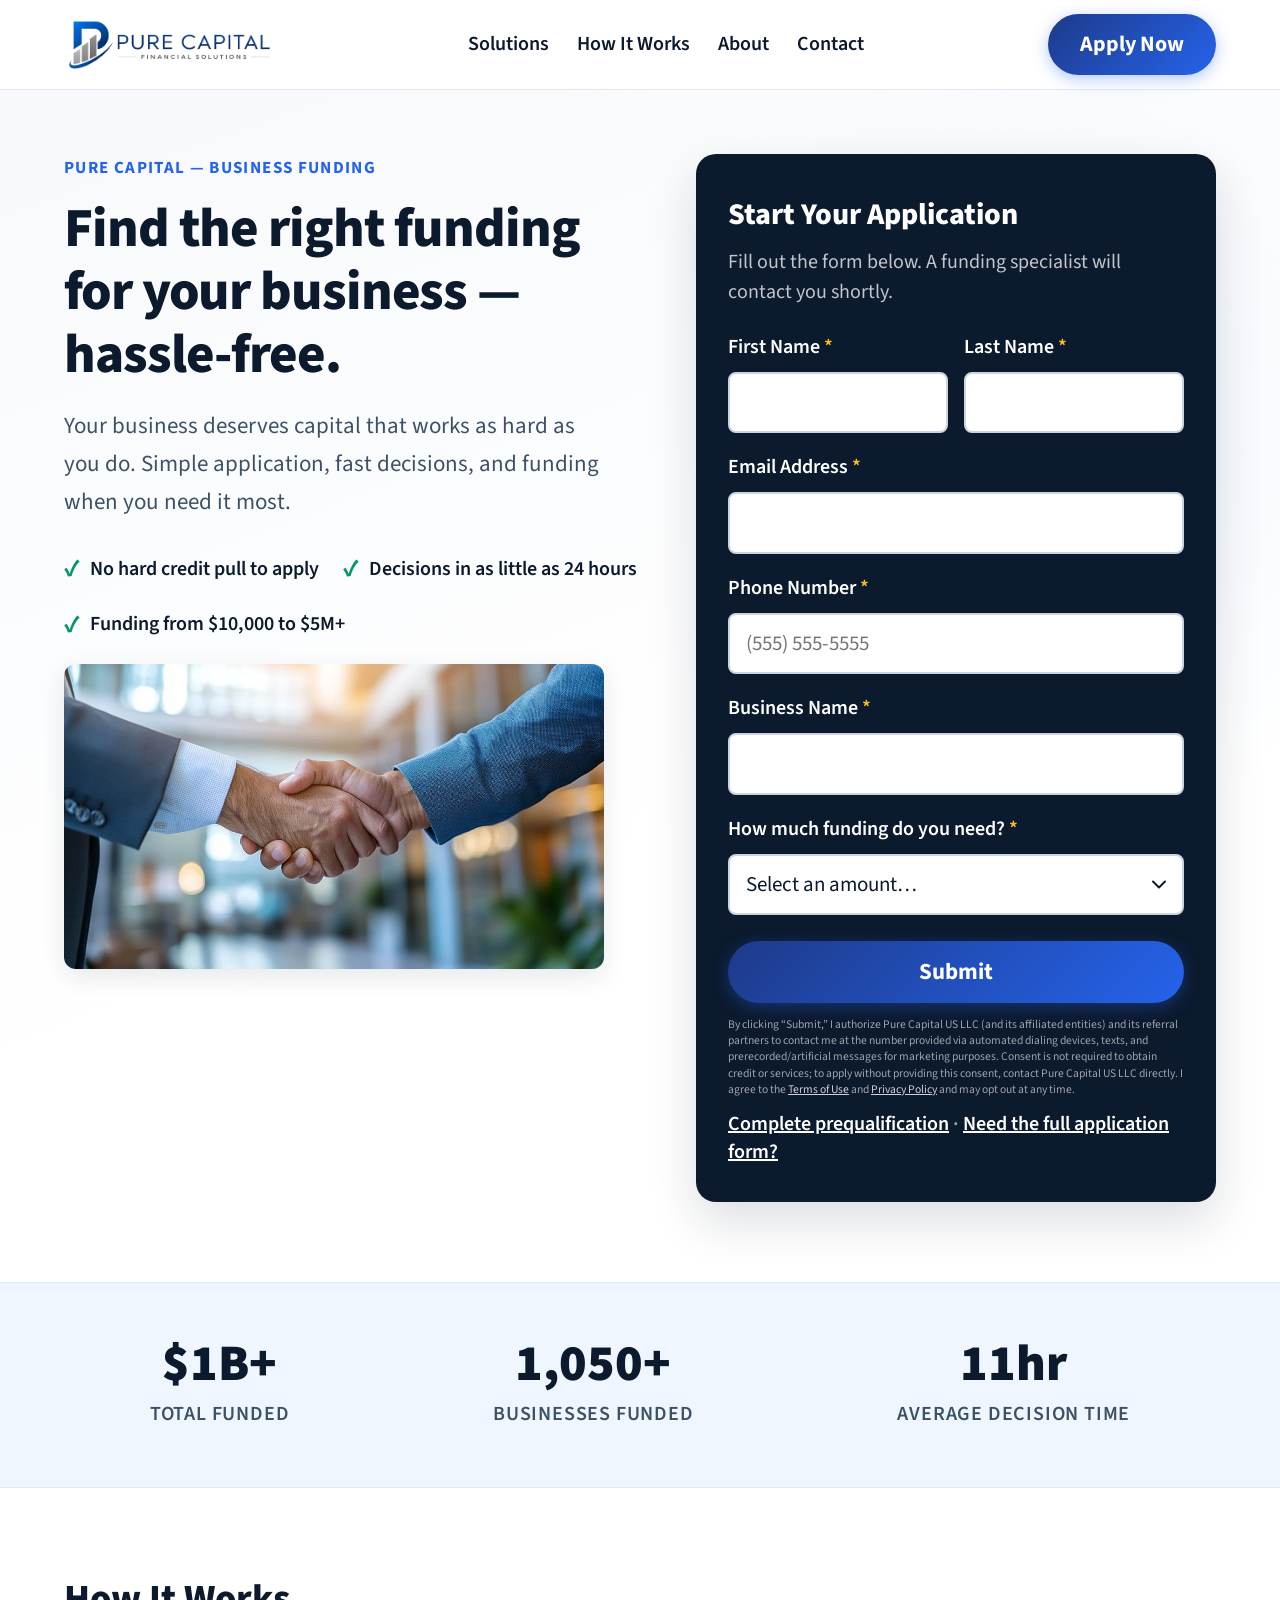
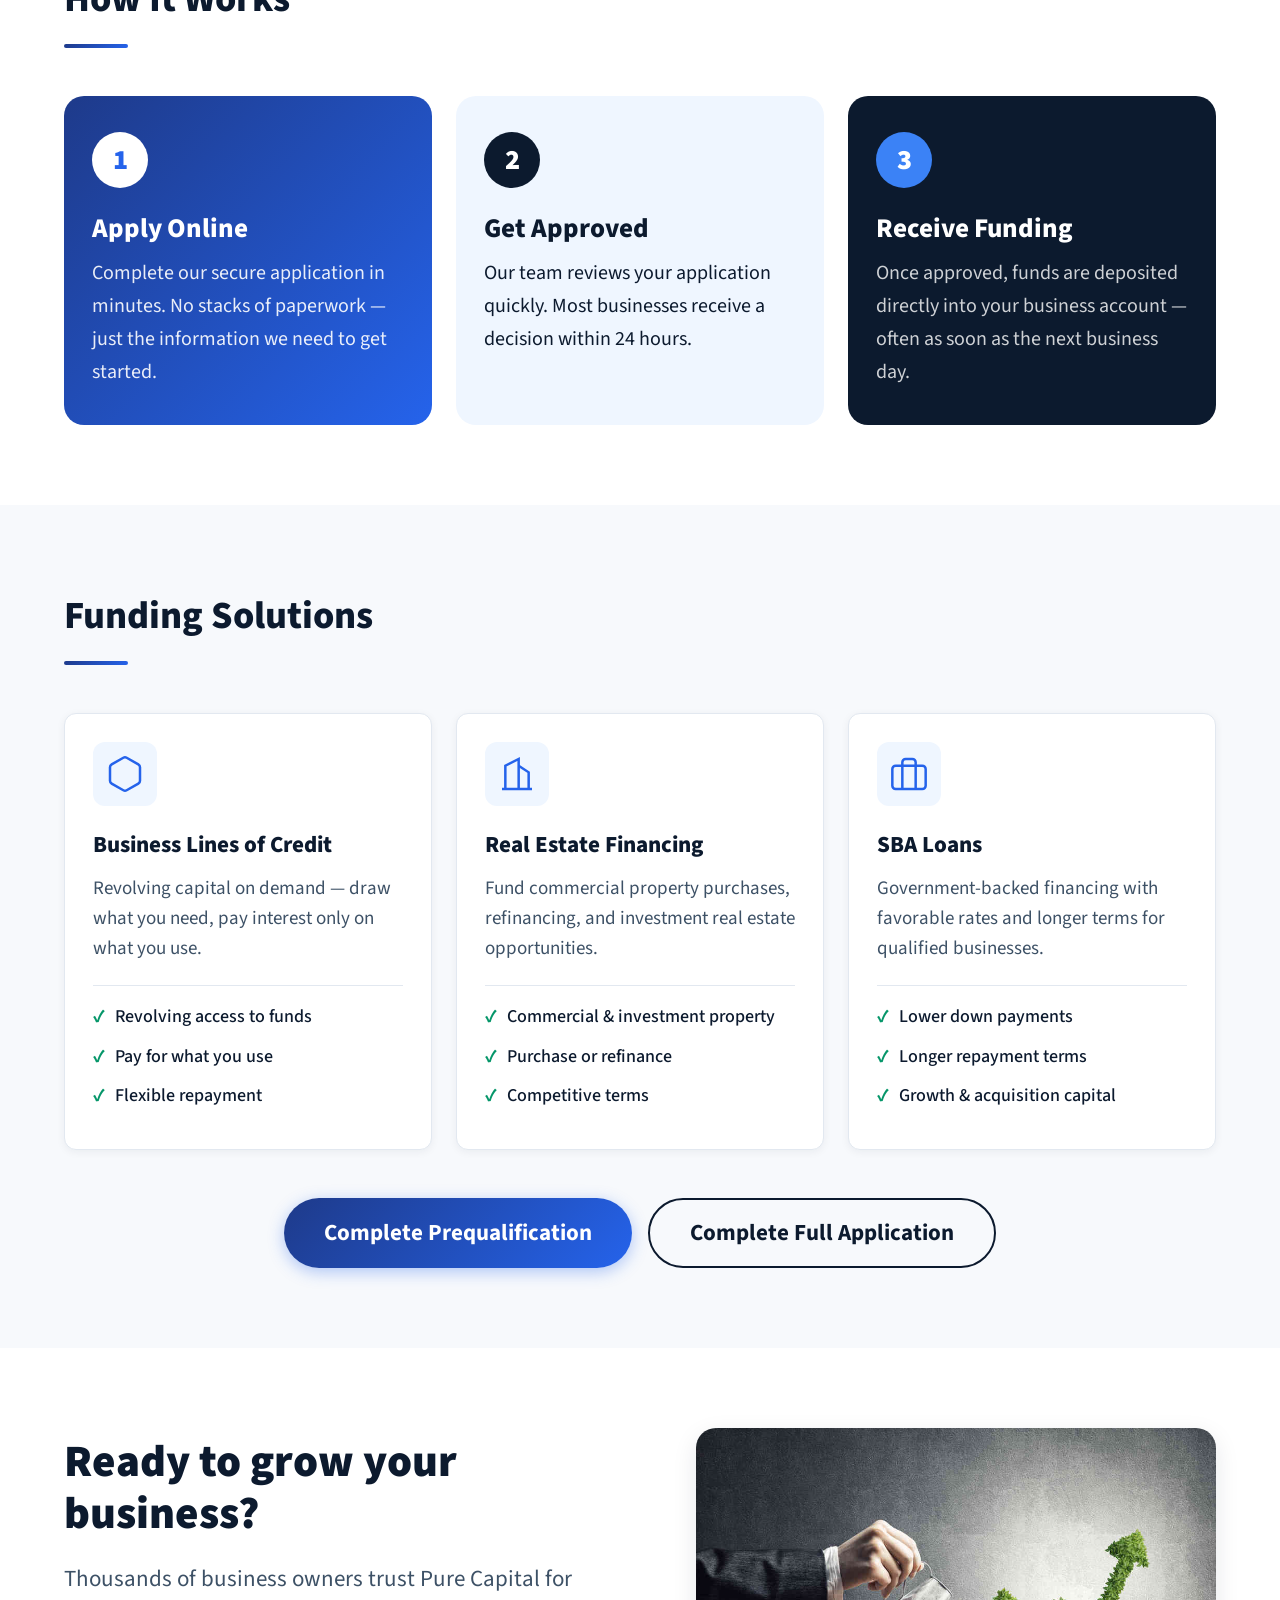
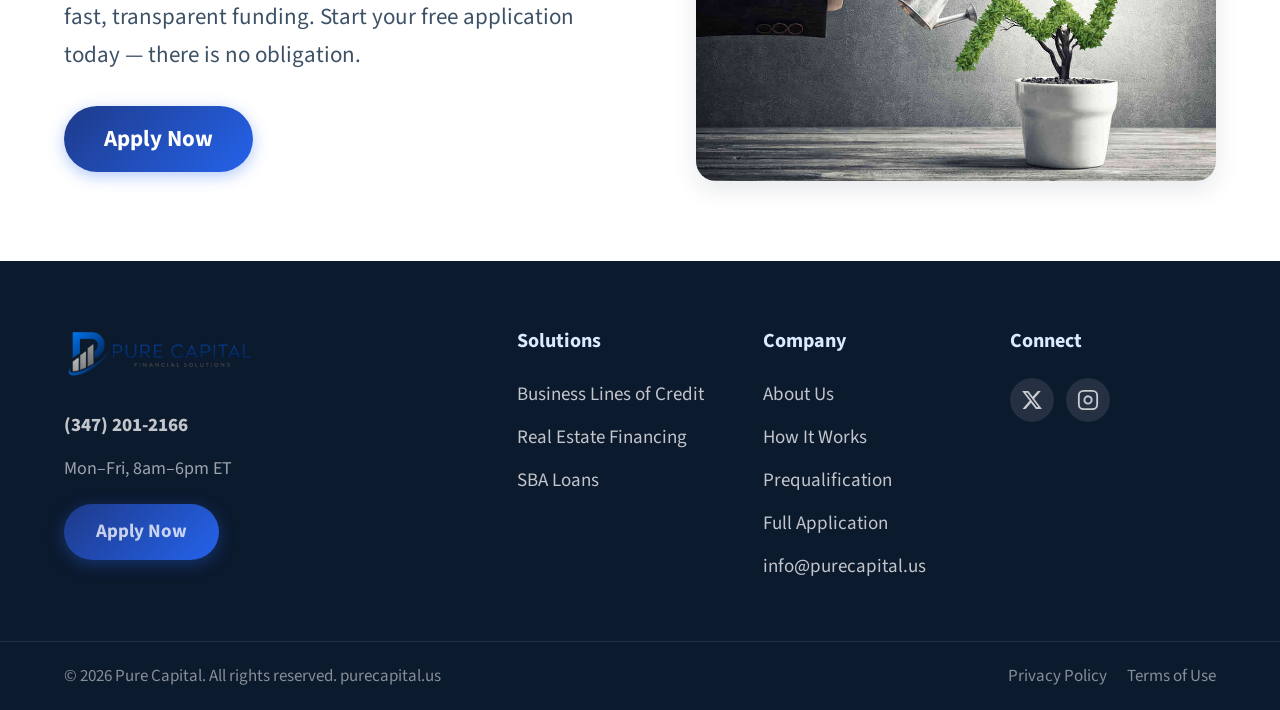
<file: index.html>
<!DOCTYPE html>
<html lang="en">
<head>
  <meta charset="UTF-8" />
  <meta name="viewport" content="width=device-width, initial-scale=1.0" />
  <title>Business Funding & Loans | Pure Capital US LLC</title>
  <meta name="description" content="Pure Capital US LLC offers business lines of credit, SBA loans, and real estate financing. Apply online in minutes for fast business funding. Call (347) 201-2166." />
  <meta name="robots" content="index, follow" />
  <link rel="canonical" href="https://purecapital.us/" />
  <meta name="author" content="Pure Capital US LLC" />
  <meta name="theme-color" content="#0c1a2e" />
  <link rel="icon" href="https://purecapital.us/assets/IMG_20260531_000449-removebg-preview.png" type="image/png" />
  <link rel="apple-touch-icon" href="https://purecapital.us/assets/IMG_20260531_000449-removebg-preview.png" />
  <meta property="og:type" content="website" />
  <meta property="og:site_name" content="Pure Capital" />
  <meta property="og:title" content="Business Funding & Loans | Pure Capital US LLC" />
  <meta property="og:description" content="Pure Capital US LLC offers business lines of credit, SBA loans, and real estate financing. Apply online in minutes for fast business funding. Call (347) 201-2166." />
  <meta property="og:url" content="https://purecapital.us/" />
  <meta property="og:image" content="https://purecapital.us/assets/banner.jpg" />
  <meta property="og:image:alt" content="Pure Capital business funding" />
  <meta property="og:locale" content="en_US" />
  <meta name="twitter:card" content="summary_large_image" />
  <meta name="twitter:title" content="Business Funding & Loans | Pure Capital US LLC" />
  <meta name="twitter:description" content="Pure Capital US LLC offers business lines of credit, SBA loans, and real estate financing. Apply online in minutes for fast business funding. Call (347) 201-2166." />
  <meta name="twitter:image" content="https://purecapital.us/assets/banner.jpg" />
  <script type="application/ld+json">{"@context": "https://schema.org", "@graph": [{"@type": "Organization", "@id": "https://purecapital.us/#organization", "name": "Pure Capital US LLC", "url": "https://purecapital.us", "logo": "https://purecapital.us/assets/IMG_20260531_000449-removebg-preview.png", "image": "https://purecapital.us/assets/IMG_20260531_000449-removebg-preview.png", "telephone": "+1-347-201-2166", "email": "info@purecapital.us", "sameAs": ["https://x.com/purecapitalus", "https://instagram.com/purecapitalus"], "contactPoint": {"@type": "ContactPoint", "telephone": "+1-347-201-2166", "contactType": "customer service", "areaServed": "US", "availableLanguage": "English"}}, {"@type": "WebSite", "@id": "https://purecapital.us/#website", "url": "https://purecapital.us", "name": "Pure Capital", "publisher": {"@id": "https://purecapital.us/#organization"}, "inLanguage": "en-US"}, {"@type": "FinancialService", "@id": "https://purecapital.us/#financialservice", "name": "Pure Capital", "url": "https://purecapital.us", "telephone": "+1-347-201-2166", "email": "info@purecapital.us", "areaServed": {"@type": "Country", "name": "United States"}, "description": "Pure Capital US LLC offers business lines of credit, SBA loans, and real estate financing. Apply online in minutes for fast business funding. Call (347) 201-2166.", "provider": {"@id": "https://purecapital.us/#organization"}}]}</script>
  <link rel="preconnect" href="https://fonts.googleapis.com">
  <link rel="preconnect" href="https://fonts.gstatic.com" crossorigin>
  <link href="https://fonts.googleapis.com/css2?family=Source+Sans+3:wght@400;600;700;800&display=swap" rel="stylesheet">
  <link rel="stylesheet" href="style.css">
</head>
<body>

  <a href="#apply" class="skip-link">Skip to application</a>

  <header class="site-header" role="banner">
    <div class="header-container">
      <a href="index.html" class="logo">
        <img src="assets/IMG_20260531_000449-removebg-preview.png" alt="Pure Capital US LLC — business funding" width="180" height="52" />
      </a>
      <nav class="main-nav" aria-label="Main navigation">
        <ul>
          <li><a href="#solutions">Solutions</a></li>
          <li><a href="#process">How It Works</a></li>
          <li><a href="#about">About</a></li>
          <li><a href="#contact">Contact</a></li>
        </ul>
      </nav>
      <div class="header-actions">
        <a href="#apply" class="btn btn-primary">Apply Now</a>
      </div>
      <button class="menu-toggle" aria-label="Open menu" aria-expanded="false">
        <span></span><span></span><span></span>
      </button>
    </div>
  </header>

  <nav class="mobile-nav" aria-label="Mobile navigation">
    <ul>
      <li><a href="#solutions">Solutions</a></li>
      <li><a href="#process">How It Works</a></li>
      <li><a href="#about">About</a></li>
      <li><a href="#contact">Contact</a></li>
      <li><a href="#apply">Apply Now</a></li>
    </ul>
  </nav>

  <main id="main-content">
  <section class="hero" id="apply">
    <div class="hero-container">
      <div class="hero-content">
        <span class="eyebrow">Pure Capital — Business Funding</span>
        <h1>Find the right funding for your business — hassle-free.</h1>
        <p>Your business deserves capital that works as hard as you do. Simple application, fast decisions, and funding when you need it most.</p>
        <div class="trust-marks">
          <div class="trust-item"><span class="check" aria-hidden="true">✓</span> No hard credit pull to apply</div>
          <div class="trust-item"><span class="check" aria-hidden="true">✓</span> Decisions in as little as 24 hours</div>
          <div class="trust-item"><span class="check" aria-hidden="true">✓</span> Funding from $10,000 to $5M+</div>
        </div>
        <figure class="hero-promo">
          <img src="assets/IMG_20260601_193730.jpg" alt="Business funding from Pure Capital US LLC" width="540" height="360" loading="lazy" />
        </figure>
      </div>

      <div class="hero-form-wrapper">
        <div class="form-card">
          <h2>Start Your Application</h2>
          <p class="form-subtitle">Fill out the form below. A funding specialist will contact you shortly.</p>
          <div class="form-message" role="alert"></div>
          <form class="application-form" action="process.php" method="POST" novalidate>
            <input type="hidden" name="source_page" value="index.html" />
            <input type="hidden" name="loan_type" value="General Business Funding" />

            <div class="form-row">
              <div class="form-group">
                <label for="first_name">First Name <span class="required">*</span></label>
                <input type="text" id="first_name" name="first_name" required autocomplete="given-name" />
              </div>
              <div class="form-group">
                <label for="last_name">Last Name <span class="required">*</span></label>
                <input type="text" id="last_name" name="last_name" required autocomplete="family-name" />
              </div>
            </div>

            <div class="form-group">
              <label for="email">Email Address <span class="required">*</span></label>
              <input type="email" id="email" name="email" required autocomplete="email" />
            </div>

            <div class="form-group">
              <label for="phone">Phone Number <span class="required">*</span></label>
              <input type="tel" id="phone" name="phone" required autocomplete="tel" placeholder="(555) 555-5555" />
            </div>

            <div class="form-group">
              <label for="business_name">Business Name <span class="required">*</span></label>
              <input type="text" id="business_name" name="business_name" required autocomplete="organization" />
            </div>

            <div class="form-group">
              <label for="funding_amount">How much funding do you need? <span class="required">*</span></label>
              <select id="funding_amount" name="funding_amount" required>
                <option value="" disabled selected>Select an amount…</option>
                <option value="$10,000 - $50,000">$10,000 – $50,000</option>
                <option value="$50,000 - $100,000">$50,000 – $100,000</option>
                <option value="$100,000 - $250,000">$100,000 – $250,000</option>
                <option value="$250,000 - $500,000">$250,000 – $500,000</option>
                <option value="$500,000+">$500,000+</option>
              </select>
            </div>

            <button type="submit" class="btn btn-primary btn-submit">Submit</button>
            <p class="form-disclaimer">By clicking &ldquo;Submit,&rdquo; I authorize Pure Capital US LLC (and its affiliated entities) and its referral partners to contact me at the number provided via automated dialing devices, texts, and prerecorded/artificial messages for marketing purposes. Consent is not required to obtain credit or services; to apply without providing this consent, contact Pure Capital US LLC directly. I agree to the <a href="terms.html">Terms of Use</a> and <a href="privacy.html">Privacy Policy</a> and may opt out at any time.</p>
            <p class="form-disclaimer form-disclaimer-secondary"><a href="prequalify.html">Complete prequalification</a> &middot; <a href="apply.html">Need the full application form?</a></p>
          </form>
        </div>
      </div>
    </div>
  </section>

  <section class="stats-bar reveal" aria-label="Company statistics">
    <div class="stats-container">
      <div class="stat-item">
        <h3 class="counter" data-target="1" data-prefix="$" data-suffix="B+">$0</h3>
        <p>Total Funded</p>
      </div>
      <div class="stat-item">
        <h3 class="counter" data-target="2500" data-suffix="+">0</h3>
        <p>Businesses Funded</p>
      </div>
      <div class="stat-item">
        <h3 class="counter" data-target="24" data-suffix="hr">0</h3>
        <p>Average Decision Time</p>
      </div>
    </div>
  </section>

  <section class="process-section" id="process">
    <div class="section-container">
      <div class="section-header reveal">
        <h2>How It Works</h2>
        <div class="underline"></div>
      </div>
      <div class="process-cards">
        <div class="process-card reveal style-1">
          <div class="card-icon" aria-hidden="true">1</div>
          <h3>Apply Online</h3>
          <p>Complete our secure application in minutes. No stacks of paperwork — just the information we need to get started.</p>
        </div>
        <div class="process-card reveal style-2 delay-1">
          <div class="card-icon" aria-hidden="true">2</div>
          <h3>Get Approved</h3>
          <p>Our team reviews your application quickly. Most businesses receive a decision within 24 hours.</p>
        </div>
        <div class="process-card reveal style-3 delay-2">
          <div class="card-icon" aria-hidden="true">3</div>
          <h3>Receive Funding</h3>
          <p>Once approved, funds are deposited directly into your business account — often as soon as the next business day.</p>
        </div>
      </div>
    </div>
  </section>

  <section class="solutions-section" id="solutions">
    <div class="section-container">
      <div class="section-header reveal">
        <h2>Funding Solutions</h2>
        <div class="underline"></div>
      </div>

      <div class="solutions-grid">
        <a href="business-line-of-credit.html" class="solution-item reveal">
          <div class="img-wrapper">
            <div class="img-placeholder" aria-hidden="true">
              <svg viewBox="0 0 24 24" width="40" height="40" stroke="currentColor" stroke-width="1.5" fill="none"><path d="M21 16V8a2 2 0 0 0-1-1.73l-7-4a2 2 0 0 0-2 0l-7 4A2 2 0 0 0 3 8v8a2 2 0 0 0 1 1.73l7 4a2 2 0 0 0 2 0l7-4A2 2 0 0 0 21 16z"/></svg>
            </div>
          </div>
          <h3>Business Lines of Credit</h3>
          <p>Revolving capital on demand — draw what you need, pay interest only on what you use.</p>
          <ul>
            <li>Revolving access to funds</li>
            <li>Pay for what you use</li>
            <li>Flexible repayment</li>
          </ul>
        </a>

        <a href="real-estate-financing.html" class="solution-item reveal delay-1">
          <div class="img-wrapper">
            <div class="img-placeholder" aria-hidden="true">
              <svg viewBox="0 0 24 24" width="40" height="40" stroke="currentColor" stroke-width="1.5" fill="none"><path d="M3 21h18"/><path d="M5 21V7l8-4v18"/><path d="M19 21V11l-6-4"/><path d="M9 9v.01"/><path d="M9 12v.01"/><path d="M9 15v.01"/><path d="M9 18v.01"/></svg>
            </div>
          </div>
          <h3>Real Estate Financing</h3>
          <p>Fund commercial property purchases, refinancing, and investment real estate opportunities.</p>
          <ul>
            <li>Commercial &amp; investment property</li>
            <li>Purchase or refinance</li>
            <li>Competitive terms</li>
          </ul>
        </a>

        <a href="sba-loans.html" class="solution-item reveal delay-2">
          <div class="img-wrapper">
            <div class="img-placeholder" aria-hidden="true">
              <svg viewBox="0 0 24 24" width="40" height="40" stroke="currentColor" stroke-width="1.5" fill="none"><rect x="2" y="7" width="20" height="14" rx="2"/><path d="M16 21V5a2 2 0 0 0-2-2h-4a2 2 0 0 0-2 2v16"/></svg>
            </div>
          </div>
          <h3>SBA Loans</h3>
          <p>Government-backed financing with favorable rates and longer terms for qualified businesses.</p>
          <ul>
            <li>Lower down payments</li>
            <li>Longer repayment terms</li>
            <li>Growth &amp; acquisition capital</li>
          </ul>
        </a>
      </div>

      <div class="solutions-footer reveal">
        <a href="prequalify.html" class="btn btn-primary btn-lg">Complete Prequalification</a>
        <a href="apply.html" class="btn btn-outline btn-lg">Complete Full Application</a>
      </div>
    </div>
  </section>

  <section class="cta-section" id="about">
    <div class="section-container cta-flex">
      <div class="cta-content reveal">
        <h2>Ready to grow your business?</h2>
        <p>Thousands of business owners trust Pure Capital for fast, transparent funding. Start your free application today — there is no obligation.</p>
        <a href="#apply" class="btn btn-primary btn-lg">Apply Now</a>
      </div>
      <div class="cta-graphic reveal delay-1">
        <img src="assets/banner.jpg" alt="Pure Capital business funding — apply online" class="cta-banner" width="520" height="340" />
      </div>
    </div>
  </section>
  </main>

  <footer class="site-footer" id="contact" role="contentinfo">
    <div class="footer-container">
      <div class="footer-col brand-col">
        <img src="assets/IMG_20260531_000449-removebg-preview.png" alt="Pure Capital US LLC — business funding" class="footer-logo" width="180" height="52" />
        <p class="phone-number"><a href="tel:+13472012166">(347) 201-2166</a></p>
        <p class="phone-label">Mon–Fri, 8am–6pm ET</p>
        <a href="#apply" class="btn btn-primary">Apply Now</a>
      </div>
      <div class="footer-col">
        <h4>Solutions</h4>
        <ul>
          <li><a href="business-line-of-credit.html">Business Lines of Credit</a></li>
          <li><a href="real-estate-financing.html">Real Estate Financing</a></li>
          <li><a href="sba-loans.html">SBA Loans</a></li>
        </ul>
      </div>
      <div class="footer-col">
        <h4>Company</h4>
        <ul>
          <li><a href="#about">About Us</a></li>
          <li><a href="#process">How It Works</a></li>
          <li><a href="prequalify.html">Prequalification</a></li>
          <li><a href="apply.html">Full Application</a></li>
          <li><a href="mailto:info@purecapital.us">info@purecapital.us</a></li>
        </ul>
      </div>
      <div class="footer-col">
        <h4>Connect</h4>
        <div class="social-links">
          <a href="https://x.com/purecapitalus" aria-label="X" target="_blank" rel="noopener noreferrer"><svg viewBox="0 0 24 24" width="22" height="22" fill="currentColor"><path d="M18.244 2.25h3.308l-7.227 8.26 8.502 11.24H16.17l-5.214-6.817L4.99 21.75H1.68l7.73-8.835L1.254 2.25H8.08l4.713 6.231zm-1.161 17.52h1.833L7.084 4.126H5.117z"/></svg></a>
          <a href="https://instagram.com/purecapitalus" aria-label="Instagram" target="_blank" rel="noopener noreferrer"><svg viewBox="0 0 24 24" width="22" height="22" stroke="currentColor" stroke-width="2" fill="none"><rect x="2" y="2" width="20" height="20" rx="5" ry="5"/><path d="M16 11.37A4 4 0 1 1 12.63 8 4 4 0 0 1 16 11.37z"/><line x1="17.5" y1="6.5" x2="17.51" y2="6.5"/></svg></a>
        </div>
      </div>
    </div>
    <div class="footer-bottom">
      <div class="footer-container">
        <p>&copy; 2026 Pure Capital. All rights reserved. purecapital.us</p>
        <div class="legal-links">
          <a href="privacy.html">Privacy Policy</a>
          <a href="terms.html">Terms of Use</a>
        </div>
      </div>
    </div>
  </footer>

  <script src="main.js"></script>
</body>
</html>
</file>
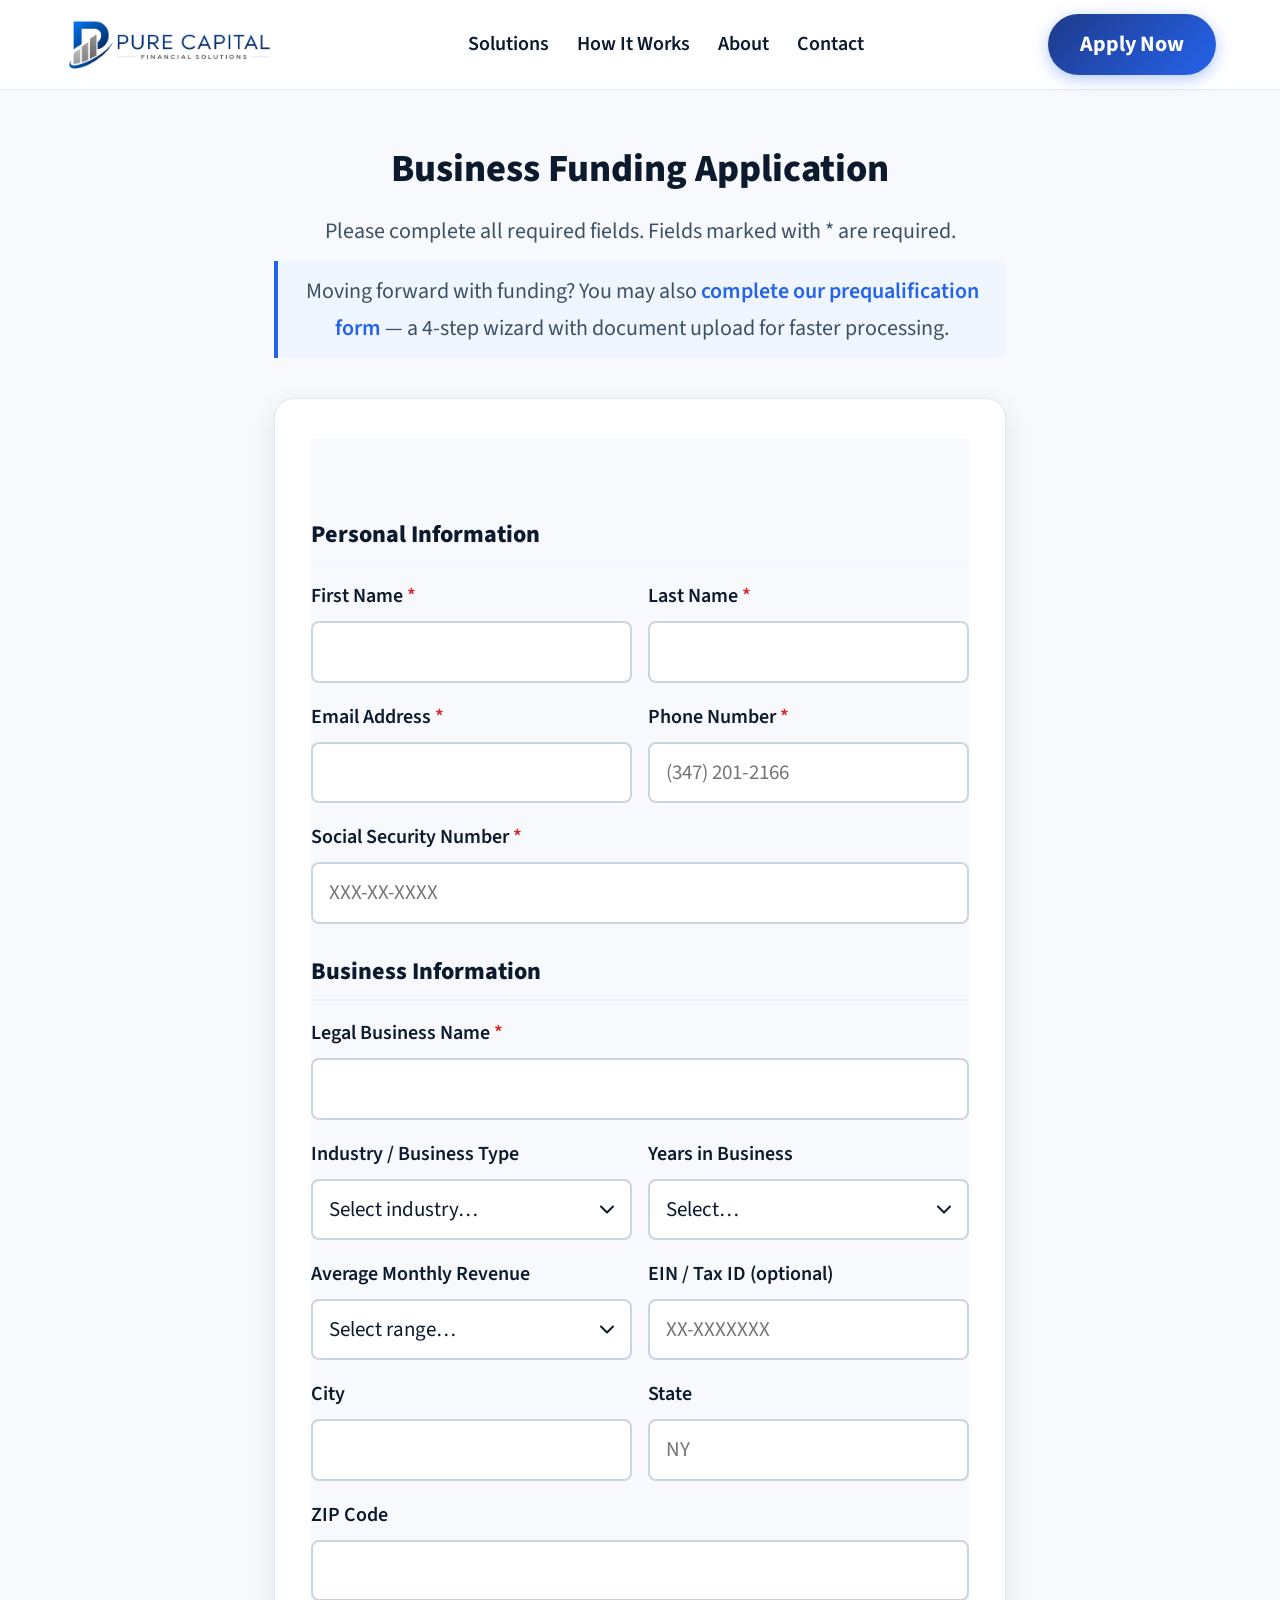
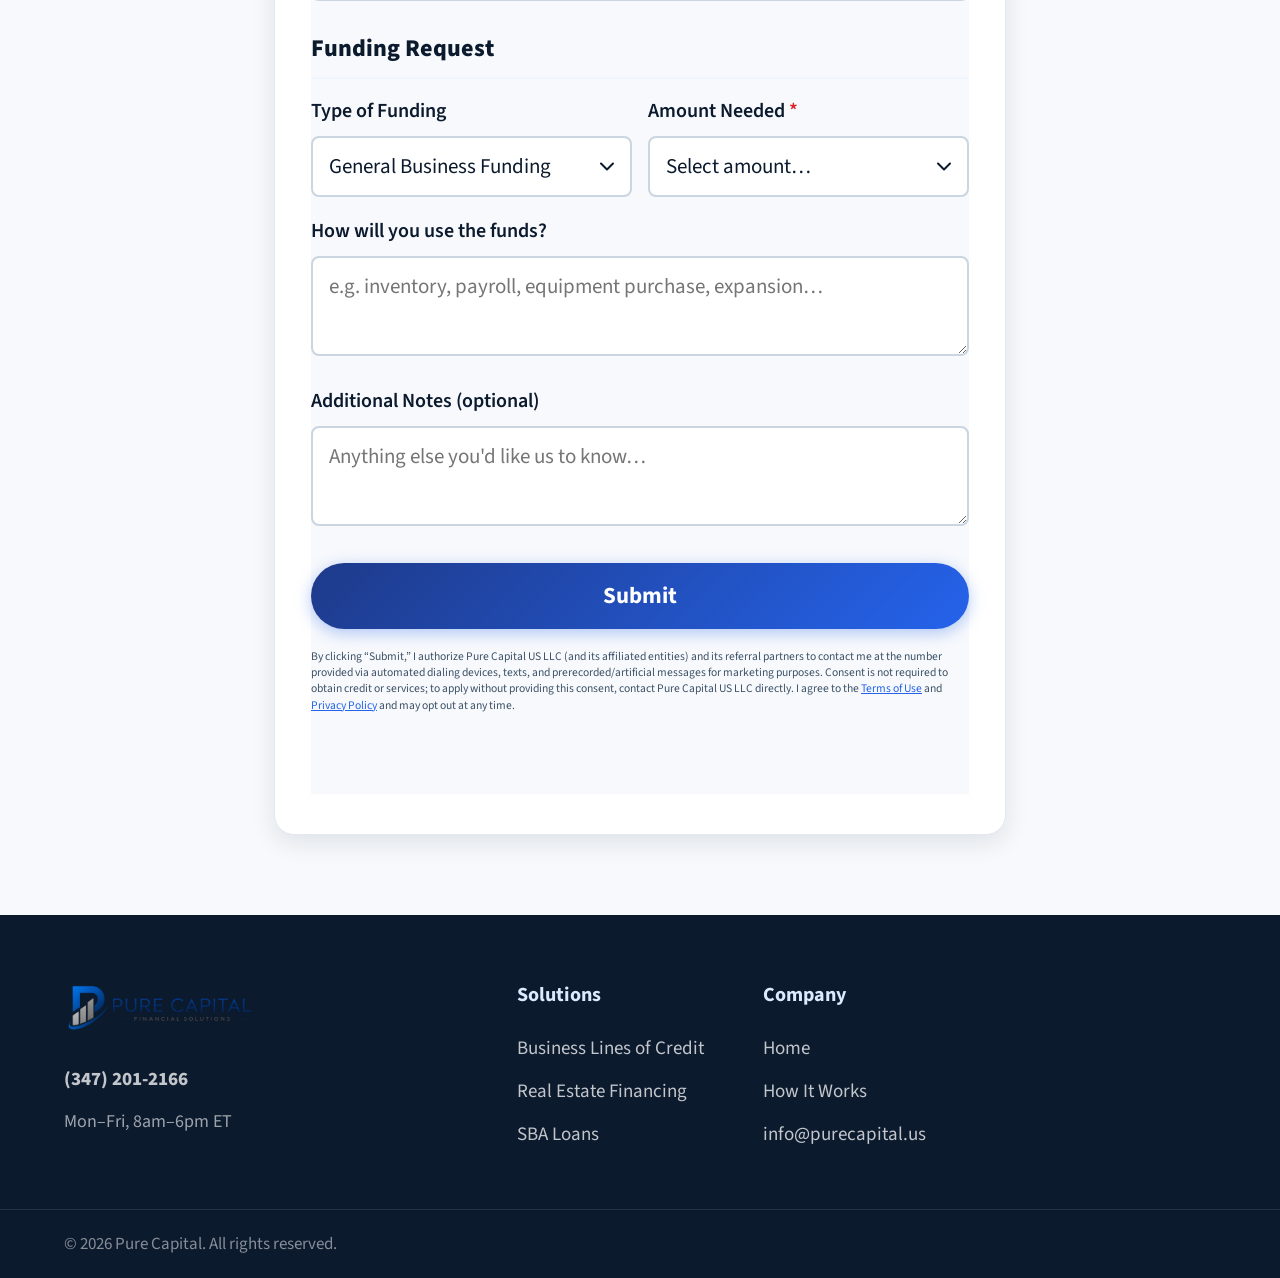
<file: apply.html>
<!DOCTYPE html>
<html lang="en">
<head>
  <meta charset="UTF-8" />
  <meta name="viewport" content="width=device-width, initial-scale=1.0" />
  <title>Apply for Business Funding | Pure Capital US LLC</title>
  <meta name="description" content="Submit your business funding application to Pure Capital US LLC. Lines of credit, SBA loans, and real estate financing. Secure online form." />
  <meta name="robots" content="index, follow" />
  <link rel="canonical" href="https://purecapital.us/apply.html" />
  <meta name="author" content="Pure Capital US LLC" />
  <meta name="theme-color" content="#0c1a2e" />
  <link rel="icon" href="https://purecapital.us/assets/IMG_20260531_000449-removebg-preview.png" type="image/png" />
  <link rel="apple-touch-icon" href="https://purecapital.us/assets/IMG_20260531_000449-removebg-preview.png" />
  <meta property="og:type" content="website" />
  <meta property="og:site_name" content="Pure Capital" />
  <meta property="og:title" content="Apply for Business Funding | Pure Capital US LLC" />
  <meta property="og:description" content="Submit your business funding application to Pure Capital US LLC. Lines of credit, SBA loans, and real estate financing. Secure online form." />
  <meta property="og:url" content="https://purecapital.us/apply.html" />
  <meta property="og:image" content="https://purecapital.us/assets/banner.jpg" />
  <meta property="og:image:alt" content="Pure Capital business funding" />
  <meta property="og:locale" content="en_US" />
  <meta name="twitter:card" content="summary_large_image" />
  <meta name="twitter:title" content="Apply for Business Funding | Pure Capital US LLC" />
  <meta name="twitter:description" content="Submit your business funding application to Pure Capital US LLC. Lines of credit, SBA loans, and real estate financing. Secure online form." />
  <meta name="twitter:image" content="https://purecapital.us/assets/banner.jpg" />
  <script type="application/ld+json">{"@context": "https://schema.org", "@graph": [{"@type": "Organization", "@id": "https://purecapital.us/#organization", "name": "Pure Capital US LLC", "url": "https://purecapital.us", "logo": "https://purecapital.us/assets/IMG_20260531_000449-removebg-preview.png", "image": "https://purecapital.us/assets/IMG_20260531_000449-removebg-preview.png", "telephone": "+1-347-201-2166", "email": "info@purecapital.us", "sameAs": ["https://x.com/purecapitalus", "https://instagram.com/purecapitalus"], "contactPoint": {"@type": "ContactPoint", "telephone": "+1-347-201-2166", "contactType": "customer service", "areaServed": "US", "availableLanguage": "English"}}, {"@type": "WebSite", "@id": "https://purecapital.us/#website", "url": "https://purecapital.us", "name": "Pure Capital", "publisher": {"@id": "https://purecapital.us/#organization"}, "inLanguage": "en-US"}, {"@type": "WebPage", "@id": "https://purecapital.us/apply.html#webpage", "name": "Apply for Business Funding | Pure Capital US LLC", "url": "https://purecapital.us/apply.html", "description": "Submit your business funding application to Pure Capital US LLC. Lines of credit, SBA loans, and real estate financing. Secure online form.", "isPartOf": {"@id": "https://purecapital.us/#website"}, "about": {"@id": "https://purecapital.us/#organization"}, "inLanguage": "en-US"}]}</script>
  <link rel="preconnect" href="https://fonts.googleapis.com">
  <link rel="preconnect" href="https://fonts.gstatic.com" crossorigin>
  <link href="https://fonts.googleapis.com/css2?family=Source+Sans+3:wght@400;600;700;800&display=swap" rel="stylesheet">
  <link rel="stylesheet" href="style.css">
</head>
<body>

  <a href="#application" class="skip-link">Skip to application form</a>

  <header class="site-header">
    <div class="header-container">
      <a href="index.html" class="logo">
        <img src="assets/IMG_20260531_000449-removebg-preview.png" alt="Pure Capital US LLC — business funding" width="180" height="52" />
      </a>
      <nav class="main-nav" aria-label="Main navigation">
        <ul>
          <li><a href="index.html#solutions">Solutions</a></li>
          <li><a href="index.html#process">How It Works</a></li>
          <li><a href="index.html#about">About</a></li>
          <li><a href="index.html#contact">Contact</a></li>
        </ul>
      </nav>
      <div class="header-actions">
        <a href="index.html#apply" class="btn btn-primary">Apply Now</a>
      </div>
      <button class="menu-toggle" aria-label="Open menu" aria-expanded="false">
        <span></span><span></span><span></span>
      </button>
    </div>
  </header>

  <nav class="mobile-nav" aria-label="Mobile navigation">
    <ul>
      <li><a href="index.html#solutions">Solutions</a></li>
      <li><a href="index.html#process">How It Works</a></li>
      <li><a href="index.html#about">About</a></li>
      <li><a href="index.html#contact">Contact</a></li>
    </ul>
  </nav>

  <main id="main-content">
  <section class="form-page" id="application">
    <div class="form-page-container">
      <div class="form-page-header">
        <h1>Business Funding Application</h1>
        <p>Please complete all required fields. Fields marked with * are required.</p>
        <p class="form-page-intro-note">Moving forward with funding? You may also <a href="prequalify.html">complete our prequalification form</a> — a 4-step wizard with document upload for faster processing.</p>
      </div>

      <div class="form-page-card">
        <div class="form-message" role="alert"></div>
        <form class="application-form form-page" action="process.php" method="POST" novalidate>
          <input type="hidden" name="source_page" value="apply.html" />

          <h2 class="form-section-title">Personal Information</h2>

          <div class="form-row">
            <div class="form-group">
              <label for="first_name">First Name <span class="required">*</span></label>
              <input type="text" id="first_name" name="first_name" required autocomplete="given-name" />
            </div>
            <div class="form-group">
              <label for="last_name">Last Name <span class="required">*</span></label>
              <input type="text" id="last_name" name="last_name" required autocomplete="family-name" />
            </div>
          </div>

          <div class="form-row">
            <div class="form-group">
              <label for="email">Email Address <span class="required">*</span></label>
              <input type="email" id="email" name="email" required autocomplete="email" />
            </div>
            <div class="form-group">
              <label for="phone">Phone Number <span class="required">*</span></label>
              <input type="tel" id="phone" name="phone" required autocomplete="tel" placeholder="(347) 201-2166" />
            </div>
          </div>

          <div class="form-group">
            <label for="ssn">Social Security Number <span class="required">*</span></label>
            <input type="text" id="ssn" name="ssn" required autocomplete="off" inputmode="numeric" placeholder="XXX-XX-XXXX" maxlength="11" />
          </div>

          <h2 class="form-section-title">Business Information</h2>

          <div class="form-group">
            <label for="business_name">Legal Business Name <span class="required">*</span></label>
            <input type="text" id="business_name" name="business_name" required autocomplete="organization" />
          </div>

          <div class="form-row">
            <div class="form-group">
              <label for="business_type">Industry / Business Type</label>
              <select id="business_type" name="business_type">
                <option value="" selected>Select industry…</option>
                <option value="Retail">Retail</option>
                <option value="Restaurant / Food Service">Restaurant / Food Service</option>
                <option value="Construction">Construction</option>
                <option value="Healthcare">Healthcare</option>
                <option value="Professional Services">Professional Services</option>
                <option value="Manufacturing">Manufacturing</option>
                <option value="Transportation">Transportation</option>
                <option value="Technology">Technology</option>
                <option value="Other">Other</option>
              </select>
            </div>
            <div class="form-group">
              <label for="years_in_business">Years in Business</label>
              <select id="years_in_business" name="years_in_business">
                <option value="" selected>Select…</option>
                <option value="Less than 1 year">Less than 1 year</option>
                <option value="1-2 years">1–2 years</option>
                <option value="3-5 years">3–5 years</option>
                <option value="5+ years">5+ years</option>
              </select>
            </div>
          </div>

          <div class="form-row">
            <div class="form-group">
              <label for="monthly_revenue">Average Monthly Revenue</label>
              <select id="monthly_revenue" name="monthly_revenue">
                <option value="" selected>Select range…</option>
                <option value="Under $10,000">Under $10,000</option>
                <option value="$10,000 - $25,000">$10,000 – $25,000</option>
                <option value="$25,000 - $50,000">$25,000 – $50,000</option>
                <option value="$50,000 - $100,000">$50,000 – $100,000</option>
                <option value="$100,000+">$100,000+</option>
              </select>
            </div>
            <div class="form-group">
              <label for="ein">EIN / Tax ID (optional)</label>
              <input type="text" id="ein" name="ein" placeholder="XX-XXXXXXX" />
            </div>
          </div>

          <div class="form-row">
            <div class="form-group">
              <label for="city">City</label>
              <input type="text" id="city" name="city" autocomplete="address-level2" />
            </div>
            <div class="form-group">
              <label for="state">State</label>
              <input type="text" id="state" name="state" autocomplete="address-level1" maxlength="2" placeholder="NY" />
            </div>
          </div>

          <div class="form-group">
            <label for="zip">ZIP Code</label>
            <input type="text" id="zip" name="zip" autocomplete="postal-code" maxlength="10" />
          </div>

          <h2 class="form-section-title">Funding Request</h2>

          <div class="form-row">
            <div class="form-group">
              <label for="loan_type">Type of Funding</label>
              <select id="loan_type" name="loan_type">
                <option value="General Business Funding">General Business Funding</option>
                <option value="Business Line of Credit">Business Line of Credit</option>
                <option value="Real Estate Financing">Real Estate Financing</option>
                <option value="SBA Loan">SBA Loan</option>
              </select>
            </div>
            <div class="form-group">
              <label for="funding_amount">Amount Needed <span class="required">*</span></label>
              <select id="funding_amount" name="funding_amount" required>
                <option value="" disabled selected>Select amount…</option>
                <option value="$10,000 - $50,000">$10,000 – $50,000</option>
                <option value="$50,000 - $100,000">$50,000 – $100,000</option>
                <option value="$100,000 - $250,000">$100,000 – $250,000</option>
                <option value="$250,000 - $500,000">$250,000 – $500,000</option>
                <option value="$500,000+">$500,000+</option>
              </select>
            </div>
          </div>

          <div class="form-group">
            <label for="funds_purpose">How will you use the funds?</label>
            <textarea id="funds_purpose" name="funds_purpose" placeholder="e.g. inventory, payroll, equipment purchase, expansion…"></textarea>
          </div>

          <div class="form-group">
            <label for="message">Additional Notes (optional)</label>
            <textarea id="message" name="message" placeholder="Anything else you'd like us to know…"></textarea>
          </div>

          <button type="submit" class="btn btn-primary btn-submit btn-lg">Submit</button>
          <p class="form-disclaimer">By clicking &ldquo;Submit,&rdquo; I authorize Pure Capital US LLC (and its affiliated entities) and its referral partners to contact me at the number provided via automated dialing devices, texts, and prerecorded/artificial messages for marketing purposes. Consent is not required to obtain credit or services; to apply without providing this consent, contact Pure Capital US LLC directly. I agree to the <a href="terms.html">Terms of Use</a> and <a href="privacy.html">Privacy Policy</a> and may opt out at any time.</p>
        </form>
      </div>
    </div>
  </section>
  </main>

  <footer class="site-footer" role="contentinfo">
    <div class="footer-container">
      <div class="footer-col brand-col">
        <img src="assets/IMG_20260531_000449-removebg-preview.png" alt="Pure Capital US LLC — business funding" class="footer-logo" width="180" height="52" />
        <p class="phone-number"><a href="tel:+13472012166">(347) 201-2166</a></p>
        <p class="phone-label">Mon–Fri, 8am–6pm ET</p>
      </div>
      <div class="footer-col">
        <h4>Solutions</h4>
        <ul>
          <li><a href="business-line-of-credit.html">Business Lines of Credit</a></li>
          <li><a href="real-estate-financing.html">Real Estate Financing</a></li>
          <li><a href="sba-loans.html">SBA Loans</a></li>
        </ul>
      </div>
      <div class="footer-col">
        <h4>Company</h4>
        <ul>
          <li><a href="index.html">Home</a></li>
          <li><a href="index.html#process">How It Works</a></li>
          <li><a href="mailto:info@purecapital.us">info@purecapital.us</a></li>
        </ul>
      </div>
    </div>
    <div class="footer-bottom">
      <div class="footer-container">
        <p>&copy; 2026 Pure Capital. All rights reserved.</p>
      </div>
    </div>
  </footer>

  <script src="main.js"></script>
</body>
</html>
</file>
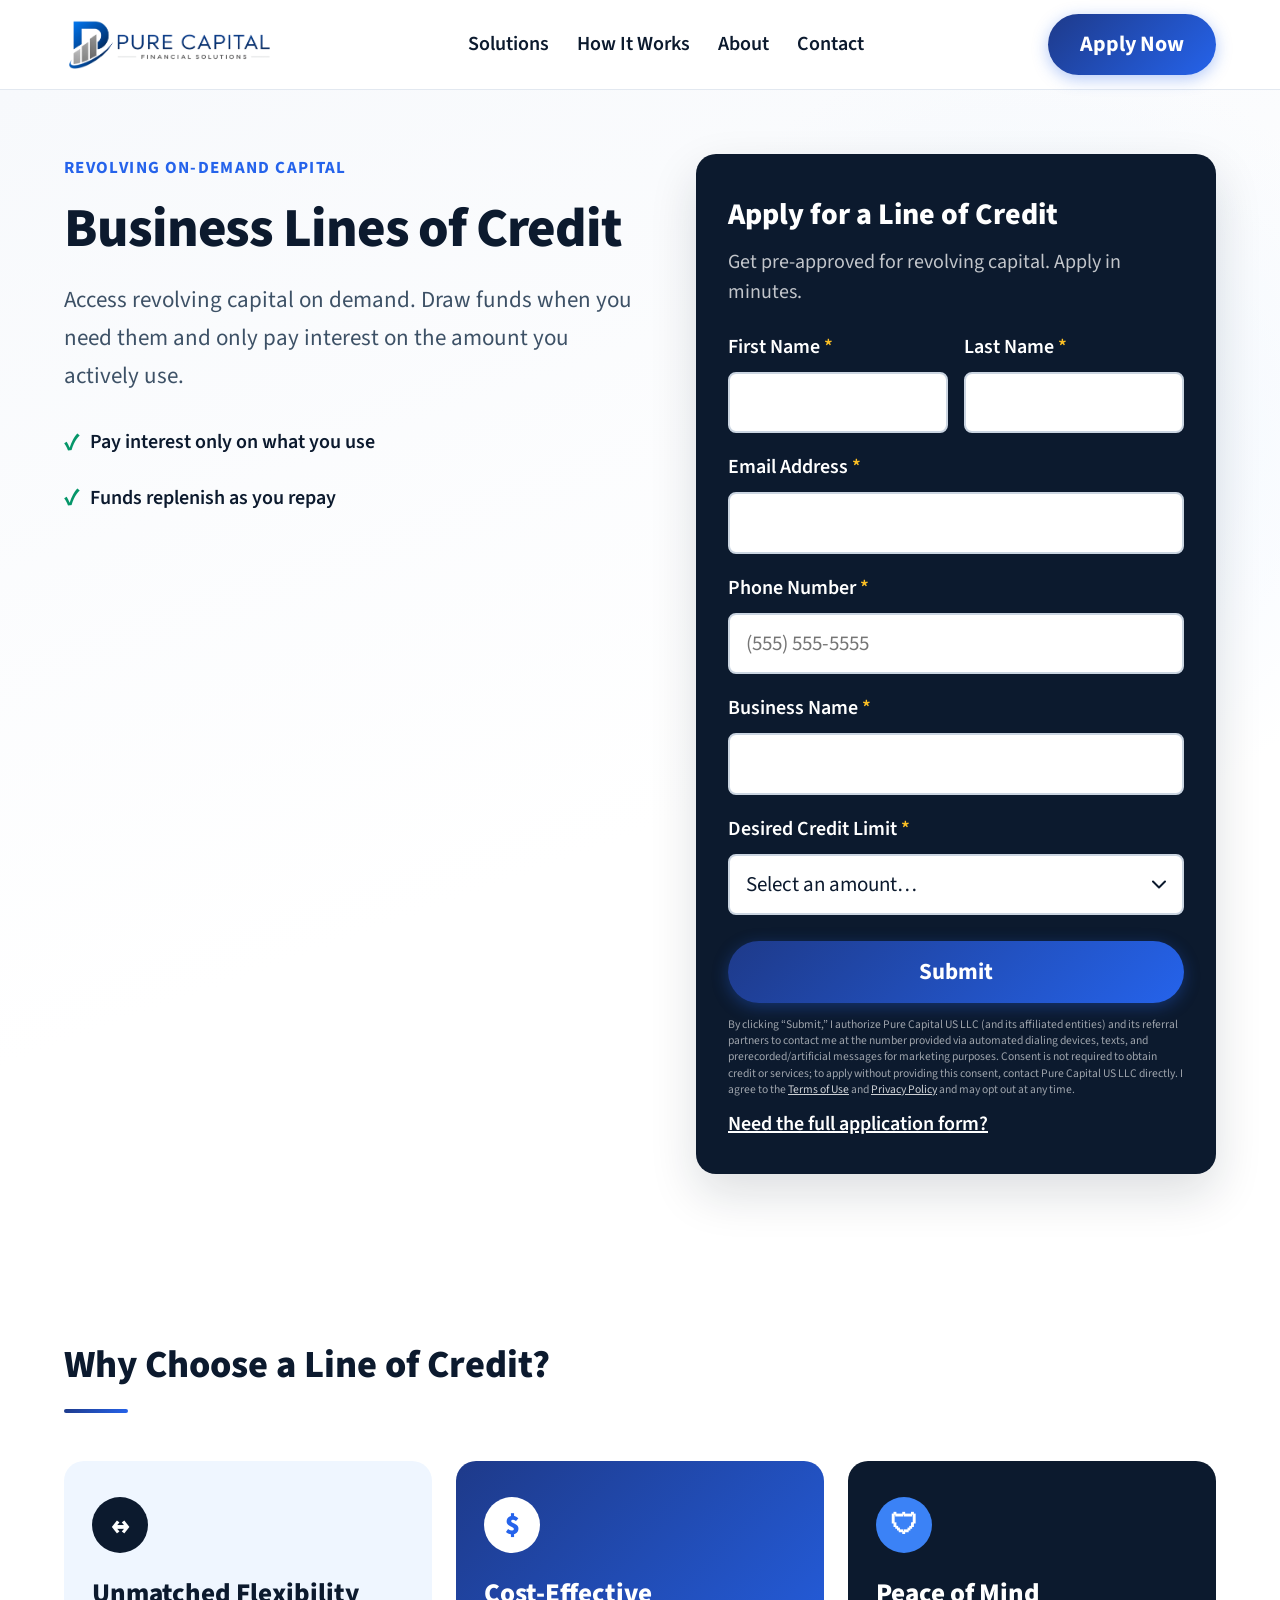
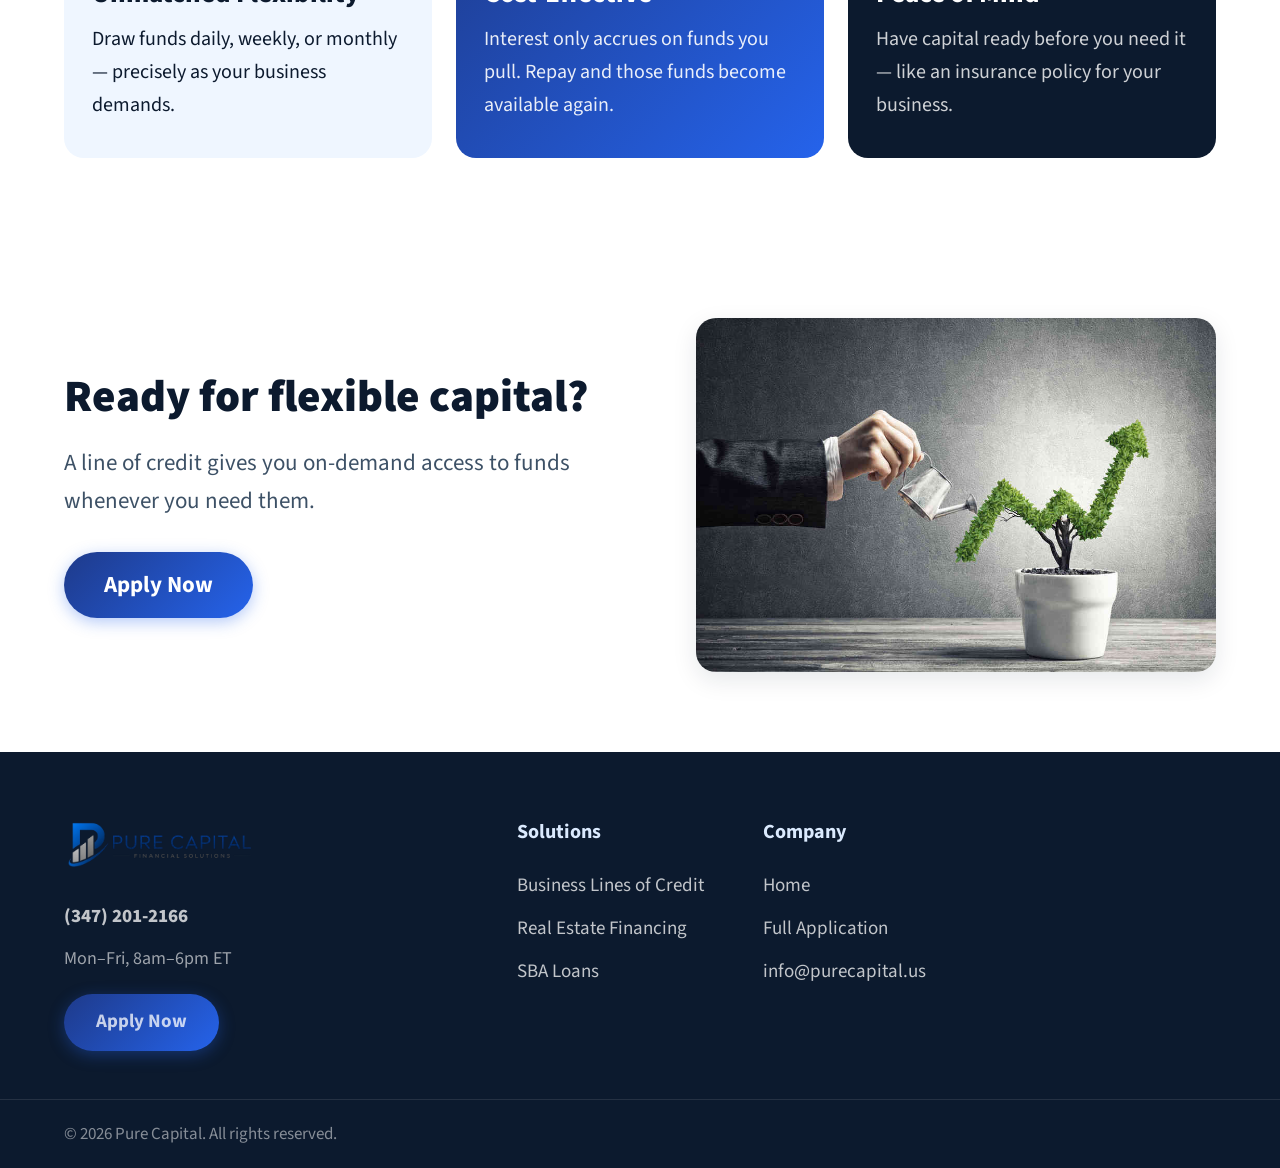
<file: business-line-of-credit.html>
<!DOCTYPE html>
<html lang="en">
<head>
  <meta charset="UTF-8" />
  <meta name="viewport" content="width=device-width, initial-scale=1.0" />
  <title>Business Lines of Credit | Pure Capital US LLC</title>
  <meta name="description" content="Get a flexible business line of credit from Pure Capital US LLC. Draw funds when you need them and pay interest only on what you use. Apply today." />
  <meta name="robots" content="index, follow" />
  <link rel="canonical" href="https://purecapital.us/business-line-of-credit.html" />
  <meta name="author" content="Pure Capital US LLC" />
  <meta name="theme-color" content="#0c1a2e" />
  <link rel="icon" href="https://purecapital.us/assets/IMG_20260531_000449-removebg-preview.png" type="image/png" />
  <link rel="apple-touch-icon" href="https://purecapital.us/assets/IMG_20260531_000449-removebg-preview.png" />
  <meta property="og:type" content="website" />
  <meta property="og:site_name" content="Pure Capital" />
  <meta property="og:title" content="Business Lines of Credit | Pure Capital US LLC" />
  <meta property="og:description" content="Get a flexible business line of credit from Pure Capital US LLC. Draw funds when you need them and pay interest only on what you use. Apply today." />
  <meta property="og:url" content="https://purecapital.us/business-line-of-credit.html" />
  <meta property="og:image" content="https://purecapital.us/assets/banner.jpg" />
  <meta property="og:image:alt" content="Pure Capital business funding" />
  <meta property="og:locale" content="en_US" />
  <meta name="twitter:card" content="summary_large_image" />
  <meta name="twitter:title" content="Business Lines of Credit | Pure Capital US LLC" />
  <meta name="twitter:description" content="Get a flexible business line of credit from Pure Capital US LLC. Draw funds when you need them and pay interest only on what you use. Apply today." />
  <meta name="twitter:image" content="https://purecapital.us/assets/banner.jpg" />
  <script type="application/ld+json">{"@context": "https://schema.org", "@graph": [{"@type": "Organization", "@id": "https://purecapital.us/#organization", "name": "Pure Capital US LLC", "url": "https://purecapital.us", "logo": "https://purecapital.us/assets/IMG_20260531_000449-removebg-preview.png", "image": "https://purecapital.us/assets/IMG_20260531_000449-removebg-preview.png", "telephone": "+1-347-201-2166", "email": "info@purecapital.us", "sameAs": ["https://x.com/purecapitalus", "https://instagram.com/purecapitalus"], "contactPoint": {"@type": "ContactPoint", "telephone": "+1-347-201-2166", "contactType": "customer service", "areaServed": "US", "availableLanguage": "English"}}, {"@type": "WebSite", "@id": "https://purecapital.us/#website", "url": "https://purecapital.us", "name": "Pure Capital", "publisher": {"@id": "https://purecapital.us/#organization"}, "inLanguage": "en-US"}, {"@type": "Service", "name": "Business Line of Credit", "url": "https://purecapital.us/business-line-of-credit.html", "provider": {"@id": "https://purecapital.us/#organization"}, "areaServed": {"@type": "Country", "name": "United States"}, "description": "Get a flexible business line of credit from Pure Capital US LLC. Draw funds when you need them and pay interest only on what you use. Apply today."}, {"@type": "BreadcrumbList", "@id": "https://purecapital.us/business-line-of-credit.html#breadcrumb", "itemListElement": [{"@type": "ListItem", "position": 1, "name": "Home", "item": "https://purecapital.us/"}, {"@type": "ListItem", "position": 2, "name": "Business Line of Credit", "item": "https://purecapital.us/business-line-of-credit.html"}]}]}</script>
  <link rel="preconnect" href="https://fonts.googleapis.com">
  <link rel="preconnect" href="https://fonts.gstatic.com" crossorigin>
  <link href="https://fonts.googleapis.com/css2?family=Source+Sans+3:wght@400;600;700;800&display=swap" rel="stylesheet">
  <link rel="stylesheet" href="style.css">
</head>
<body>

  <a href="#apply" class="skip-link">Skip to application</a>

  <header class="site-header">
    <div class="header-container">
      <a href="index.html" class="logo">
        <img src="assets/IMG_20260531_000449-removebg-preview.png" alt="Pure Capital US LLC — business funding" width="180" height="52" />
      </a>
      <nav class="main-nav" aria-label="Main navigation">
        <ul>
          <li><a href="index.html#solutions">Solutions</a></li>
          <li><a href="index.html#process">How It Works</a></li>
          <li><a href="index.html#about">About</a></li>
          <li><a href="#contact">Contact</a></li>
        </ul>
      </nav>
      <div class="header-actions">
        <a href="#apply" class="btn btn-primary">Apply Now</a>
      </div>
      <button class="menu-toggle" aria-label="Open menu" aria-expanded="false">
        <span></span><span></span><span></span>
      </button>
    </div>
  </header>

  <nav class="mobile-nav" aria-label="Mobile navigation">
    <ul>
      <li><a href="index.html#solutions">Solutions</a></li>
      <li><a href="#apply">Apply Now</a></li>
      <li><a href="#contact">Contact</a></li>
    </ul>
  </nav>

  <main id="main-content">
  <section class="hero inner-hero" id="apply">
    <div class="hero-container">
      <div class="hero-content">
        <span class="eyebrow">Revolving On-Demand Capital</span>
        <h1>Business Lines of Credit</h1>
        <p>Access revolving capital on demand. Draw funds when you need them and only pay interest on the amount you actively use.</p>
        <div class="trust-marks">
          <div class="trust-item"><span class="check" aria-hidden="true">✓</span> Pay interest only on what you use</div>
          <div class="trust-item"><span class="check" aria-hidden="true">✓</span> Funds replenish as you repay</div>
        </div>
      </div>

      <div class="hero-form-wrapper">
        <div class="form-card">
          <h2>Apply for a Line of Credit</h2>
          <p class="form-subtitle">Get pre-approved for revolving capital. Apply in minutes.</p>
          <div class="form-message" role="alert"></div>
          <form class="application-form" action="process.php" method="POST" novalidate>
            <input type="hidden" name="source_page" value="business-line-of-credit.html" />
            <input type="hidden" name="loan_type" value="Business Line of Credit" />

            <div class="form-row">
              <div class="form-group">
                <label for="first_name">First Name <span class="required">*</span></label>
                <input type="text" id="first_name" name="first_name" required autocomplete="given-name" />
              </div>
              <div class="form-group">
                <label for="last_name">Last Name <span class="required">*</span></label>
                <input type="text" id="last_name" name="last_name" required autocomplete="family-name" />
              </div>
            </div>

            <div class="form-group">
              <label for="email">Email Address <span class="required">*</span></label>
              <input type="email" id="email" name="email" required autocomplete="email" />
            </div>

            <div class="form-group">
              <label for="phone">Phone Number <span class="required">*</span></label>
              <input type="tel" id="phone" name="phone" required autocomplete="tel" placeholder="(555) 555-5555" />
            </div>

            <div class="form-group">
              <label for="business_name">Business Name <span class="required">*</span></label>
              <input type="text" id="business_name" name="business_name" required autocomplete="organization" />
            </div>

            <div class="form-group">
              <label for="funding_amount">Desired Credit Limit <span class="required">*</span></label>
              <select id="funding_amount" name="funding_amount" required>
                <option value="" disabled selected>Select an amount…</option>
                <option value="$10,000 - $50,000">$10,000 – $50,000</option>
                <option value="$50,000 - $100,000">$50,000 – $100,000</option>
                <option value="$100,000 - $250,000">$100,000 – $250,000</option>
                <option value="$250,000 - $500,000">$250,000 – $500,000</option>
                <option value="$500,000+">$500,000+</option>
              </select>
            </div>

            <button type="submit" class="btn btn-primary btn-submit">Submit</button>
            <p class="form-disclaimer">By clicking &ldquo;Submit,&rdquo; I authorize Pure Capital US LLC (and its affiliated entities) and its referral partners to contact me at the number provided via automated dialing devices, texts, and prerecorded/artificial messages for marketing purposes. Consent is not required to obtain credit or services; to apply without providing this consent, contact Pure Capital US LLC directly. I agree to the <a href="terms.html">Terms of Use</a> and <a href="privacy.html">Privacy Policy</a> and may opt out at any time.</p>
            <p class="form-disclaimer form-disclaimer-secondary"><a href="apply.html?type=Business+Line+of+Credit">Need the full application form?</a></p>
          </form>
        </div>
      </div>
    </div>
  </section>

  <section class="process-section">
    <div class="section-container">
      <div class="section-header reveal">
        <h2>Why Choose a Line of Credit?</h2>
        <div class="underline"></div>
      </div>
      <div class="process-cards">
        <div class="process-card reveal style-2">
          <div class="card-icon" aria-hidden="true">↔</div>
          <h3>Unmatched Flexibility</h3>
          <p>Draw funds daily, weekly, or monthly — precisely as your business demands.</p>
        </div>
        <div class="process-card reveal style-1 delay-1">
          <div class="card-icon" aria-hidden="true">$</div>
          <h3>Cost-Effective</h3>
          <p>Interest only accrues on funds you pull. Repay and those funds become available again.</p>
        </div>
        <div class="process-card reveal style-3 delay-2">
          <div class="card-icon" aria-hidden="true">🛡</div>
          <h3>Peace of Mind</h3>
          <p>Have capital ready before you need it — like an insurance policy for your business.</p>
        </div>
      </div>
    </div>
  </section>

  <section class="cta-section">
    <div class="section-container cta-flex">
      <div class="cta-content reveal">
        <h2>Ready for flexible capital?</h2>
        <p>A line of credit gives you on-demand access to funds whenever you need them.</p>
        <a href="#apply" class="btn btn-primary btn-lg">Apply Now</a>
      </div>
      <div class="cta-graphic reveal delay-1">
        <img src="assets/banner.jpg" alt="Pure Capital business funding — apply online" class="cta-banner" width="520" height="340" />
      </div>
    </div>
  </section>
  </main>

  <footer class="site-footer" id="contact" role="contentinfo">
    <div class="footer-container">
      <div class="footer-col brand-col">
        <img src="assets/IMG_20260531_000449-removebg-preview.png" alt="Pure Capital US LLC — business funding" class="footer-logo" width="180" height="52" />
        <p class="phone-number"><a href="tel:+13472012166">(347) 201-2166</a></p>
        <p class="phone-label">Mon–Fri, 8am–6pm ET</p>
        <a href="#apply" class="btn btn-primary">Apply Now</a>
      </div>
      <div class="footer-col">
        <h4>Solutions</h4>
        <ul>
          <li><a href="business-line-of-credit.html">Business Lines of Credit</a></li>
          <li><a href="real-estate-financing.html">Real Estate Financing</a></li>
          <li><a href="sba-loans.html">SBA Loans</a></li>
        </ul>
      </div>
      <div class="footer-col">
        <h4>Company</h4>
        <ul>
          <li><a href="index.html">Home</a></li>
          <li><a href="apply.html">Full Application</a></li>
          <li><a href="mailto:info@purecapital.us">info@purecapital.us</a></li>
        </ul>
      </div>
    </div>
    <div class="footer-bottom">
      <div class="footer-container">
        <p>&copy; 2026 Pure Capital. All rights reserved.</p>
      </div>
    </div>
  </footer>

  <script src="main.js"></script>
</body>
</html>
</file>
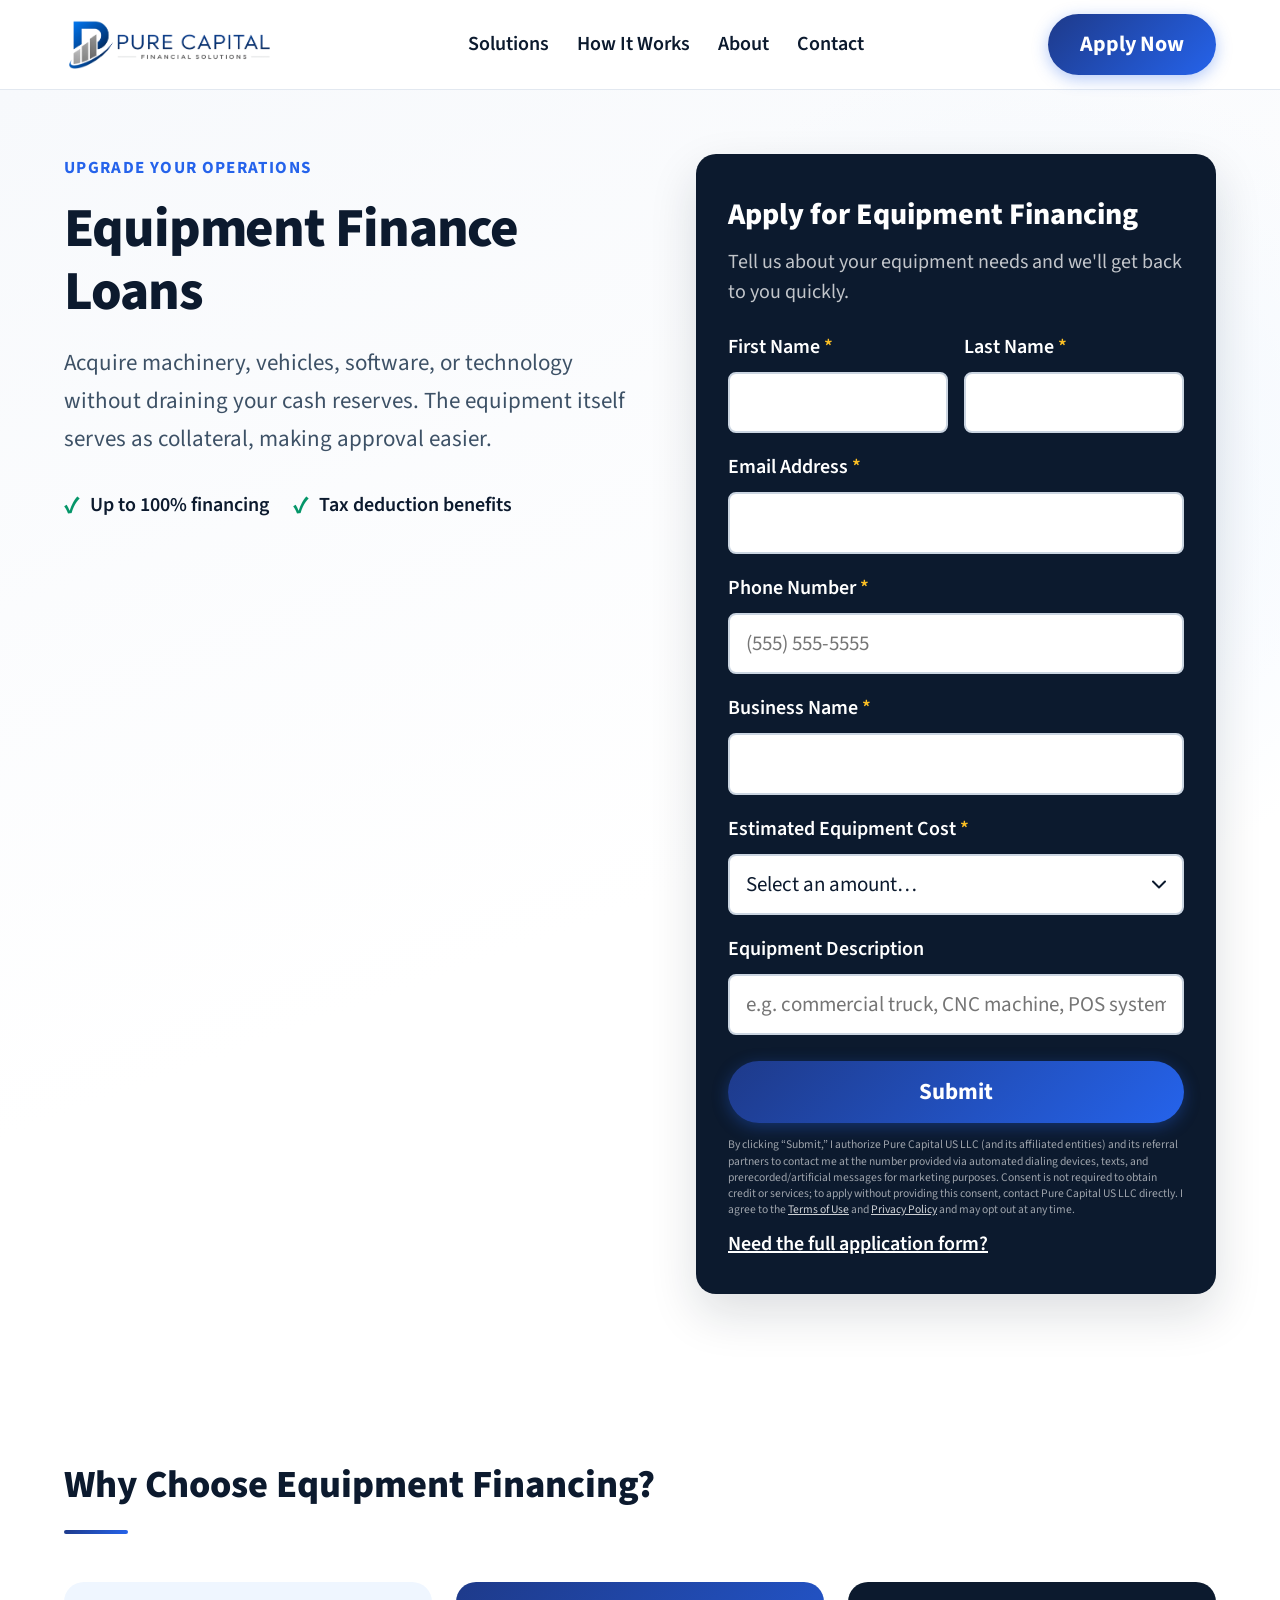
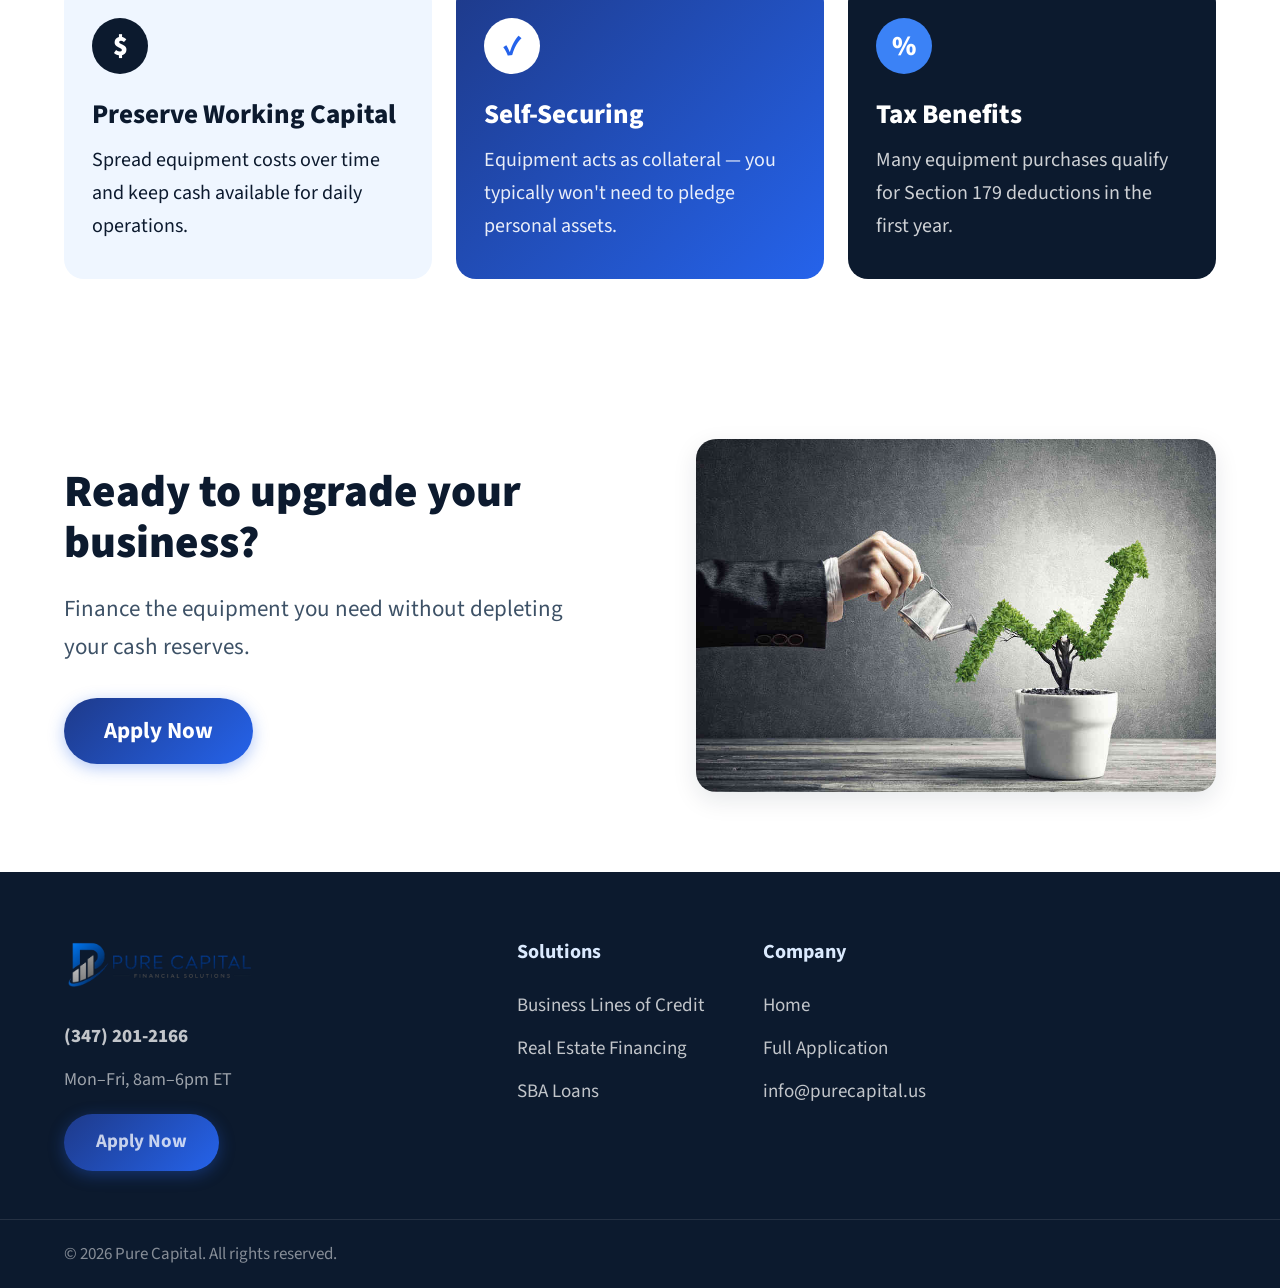
<file: equipment-finance-loans.html>
<!DOCTYPE html>
<html lang="en">
<head>
  <meta charset="UTF-8" />
  <meta name="viewport" content="width=device-width, initial-scale=1.0" />
  <title>Equipment Finance | Pure Capital</title>
  <meta name="description" content="Equipment financing from Pure Capital." />
  <meta name="robots" content="noindex, follow" />
  <link rel="canonical" href="https://purecapital.us/equipment-finance-loans.html" />
  <meta name="author" content="Pure Capital US LLC" />
  <meta name="theme-color" content="#0c1a2e" />
  <link rel="icon" href="https://purecapital.us/assets/IMG_20260531_000449-removebg-preview.png" type="image/png" />
  <link rel="apple-touch-icon" href="https://purecapital.us/assets/IMG_20260531_000449-removebg-preview.png" />
  <meta property="og:type" content="website" />
  <meta property="og:site_name" content="Pure Capital" />
  <meta property="og:title" content="Equipment Finance | Pure Capital" />
  <meta property="og:description" content="Equipment financing from Pure Capital." />
  <meta property="og:url" content="https://purecapital.us/equipment-finance-loans.html" />
  <meta property="og:image" content="https://purecapital.us/assets/banner.jpg" />
  <meta property="og:image:alt" content="Pure Capital business funding" />
  <meta property="og:locale" content="en_US" />
  <meta name="twitter:card" content="summary_large_image" />
  <meta name="twitter:title" content="Equipment Finance | Pure Capital" />
  <meta name="twitter:description" content="Equipment financing from Pure Capital." />
  <meta name="twitter:image" content="https://purecapital.us/assets/banner.jpg" />
  <link rel="preconnect" href="https://fonts.googleapis.com">
  <link rel="preconnect" href="https://fonts.gstatic.com" crossorigin>
  <link href="https://fonts.googleapis.com/css2?family=Source+Sans+3:wght@400;600;700;800&display=swap" rel="stylesheet">
  <link rel="stylesheet" href="style.css">
</head>
<body>

  <a href="#apply" class="skip-link">Skip to application</a>

  <header class="site-header">
    <div class="header-container">
      <a href="index.html" class="logo">
        <img src="assets/IMG_20260531_000449-removebg-preview.png" alt="Pure Capital US LLC — business funding" width="180" height="52" />
      </a>
      <nav class="main-nav" aria-label="Main navigation">
        <ul>
          <li><a href="index.html#solutions">Solutions</a></li>
          <li><a href="index.html#process">How It Works</a></li>
          <li><a href="index.html#about">About</a></li>
          <li><a href="#contact">Contact</a></li>
        </ul>
      </nav>
      <div class="header-actions">
        <a href="#apply" class="btn btn-primary">Apply Now</a>
      </div>
      <button class="menu-toggle" aria-label="Open menu" aria-expanded="false">
        <span></span><span></span><span></span>
      </button>
    </div>
  </header>

  <nav class="mobile-nav" aria-label="Mobile navigation">
    <ul>
      <li><a href="index.html#solutions">Solutions</a></li>
      <li><a href="#apply">Apply Now</a></li>
      <li><a href="#contact">Contact</a></li>
    </ul>
  </nav>

  <section class="hero inner-hero" id="apply">
    <div class="hero-container">
      <div class="hero-content">
        <span class="eyebrow">Upgrade Your Operations</span>
        <h1>Equipment Finance Loans</h1>
        <p>Acquire machinery, vehicles, software, or technology without draining your cash reserves. The equipment itself serves as collateral, making approval easier.</p>
        <div class="trust-marks">
          <div class="trust-item"><span class="check" aria-hidden="true">✓</span> Up to 100% financing</div>
          <div class="trust-item"><span class="check" aria-hidden="true">✓</span> Tax deduction benefits</div>
        </div>
      </div>

      <div class="hero-form-wrapper">
        <div class="form-card">
          <h2>Apply for Equipment Financing</h2>
          <p class="form-subtitle">Tell us about your equipment needs and we'll get back to you quickly.</p>
          <div class="form-message" role="alert"></div>
          <form class="application-form" action="process.php" method="POST" novalidate>
            <input type="hidden" name="source_page" value="equipment-finance-loans.html" />
            <input type="hidden" name="loan_type" value="Equipment Financing" />

            <div class="form-row">
              <div class="form-group">
                <label for="first_name">First Name <span class="required">*</span></label>
                <input type="text" id="first_name" name="first_name" required autocomplete="given-name" />
              </div>
              <div class="form-group">
                <label for="last_name">Last Name <span class="required">*</span></label>
                <input type="text" id="last_name" name="last_name" required autocomplete="family-name" />
              </div>
            </div>

            <div class="form-group">
              <label for="email">Email Address <span class="required">*</span></label>
              <input type="email" id="email" name="email" required autocomplete="email" />
            </div>

            <div class="form-group">
              <label for="phone">Phone Number <span class="required">*</span></label>
              <input type="tel" id="phone" name="phone" required autocomplete="tel" placeholder="(555) 555-5555" />
            </div>

            <div class="form-group">
              <label for="business_name">Business Name <span class="required">*</span></label>
              <input type="text" id="business_name" name="business_name" required autocomplete="organization" />
            </div>

            <div class="form-group">
              <label for="funding_amount">Estimated Equipment Cost <span class="required">*</span></label>
              <select id="funding_amount" name="funding_amount" required>
                <option value="" disabled selected>Select an amount…</option>
                <option value="$10,000 - $50,000">$10,000 – $50,000</option>
                <option value="$50,000 - $100,000">$50,000 – $100,000</option>
                <option value="$100,000 - $250,000">$100,000 – $250,000</option>
                <option value="$250,000 - $500,000">$250,000 – $500,000</option>
                <option value="$500,000+">$500,000+</option>
              </select>
            </div>

            <div class="form-group">
              <label for="funds_purpose">Equipment Description</label>
              <input type="text" id="funds_purpose" name="funds_purpose" placeholder="e.g. commercial truck, CNC machine, POS system" />
            </div>

            <button type="submit" class="btn btn-primary btn-submit">Submit</button>
            <p class="form-disclaimer">By clicking &ldquo;Submit,&rdquo; I authorize Pure Capital US LLC (and its affiliated entities) and its referral partners to contact me at the number provided via automated dialing devices, texts, and prerecorded/artificial messages for marketing purposes. Consent is not required to obtain credit or services; to apply without providing this consent, contact Pure Capital US LLC directly. I agree to the <a href="terms.html">Terms of Use</a> and <a href="privacy.html">Privacy Policy</a> and may opt out at any time.</p>
            <p class="form-disclaimer form-disclaimer-secondary"><a href="apply.html?type=Equipment+Financing">Need the full application form?</a></p>
          </form>
        </div>
      </div>
    </div>
  </section>

  <section class="process-section">
    <div class="section-container">
      <div class="section-header reveal">
        <h2>Why Choose Equipment Financing?</h2>
        <div class="underline"></div>
      </div>
      <div class="process-cards">
        <div class="process-card reveal style-2">
          <div class="card-icon" aria-hidden="true">$</div>
          <h3>Preserve Working Capital</h3>
          <p>Spread equipment costs over time and keep cash available for daily operations.</p>
        </div>
        <div class="process-card reveal style-1 delay-1">
          <div class="card-icon" aria-hidden="true">✓</div>
          <h3>Self-Securing</h3>
          <p>Equipment acts as collateral — you typically won't need to pledge personal assets.</p>
        </div>
        <div class="process-card reveal style-3 delay-2">
          <div class="card-icon" aria-hidden="true">%</div>
          <h3>Tax Benefits</h3>
          <p>Many equipment purchases qualify for Section 179 deductions in the first year.</p>
        </div>
      </div>
    </div>
  </section>

  <section class="cta-section">
    <div class="section-container cta-flex">
      <div class="cta-content reveal">
        <h2>Ready to upgrade your business?</h2>
        <p>Finance the equipment you need without depleting your cash reserves.</p>
        <a href="#apply" class="btn btn-primary btn-lg">Apply Now</a>
      </div>
      <div class="cta-graphic reveal delay-1">
        <img src="assets/banner.jpg" alt="Pure Capital business funding — apply online" class="cta-banner" width="520" height="340" />
      </div>
    </div>
  </section>

  <footer class="site-footer" id="contact">
    <div class="footer-container">
      <div class="footer-col brand-col">
        <img src="assets/IMG_20260531_000449-removebg-preview.png" alt="Pure Capital US LLC — business funding" class="footer-logo" width="180" height="52" />
        <p class="phone-number"><a href="tel:+13472012166">(347) 201-2166</a></p>
        <p class="phone-label">Mon–Fri, 8am–6pm ET</p>
        <a href="#apply" class="btn btn-primary">Apply Now</a>
      </div>
      <div class="footer-col">
        <h4>Solutions</h4>
        <ul>
          <li><a href="business-line-of-credit.html">Business Lines of Credit</a></li>
          <li><a href="real-estate-financing.html">Real Estate Financing</a></li>
          <li><a href="sba-loans.html">SBA Loans</a></li>
        </ul>
      </div>
      <div class="footer-col">
        <h4>Company</h4>
        <ul>
          <li><a href="index.html">Home</a></li>
          <li><a href="apply.html">Full Application</a></li>
          <li><a href="mailto:info@purecapital.us">info@purecapital.us</a></li>
        </ul>
      </div>
    </div>
    <div class="footer-bottom">
      <div class="footer-container">
        <p>&copy; 2026 Pure Capital. All rights reserved.</p>
      </div>
    </div>
  </footer>

  <script src="main.js"></script>
</body>
</html>
</file>
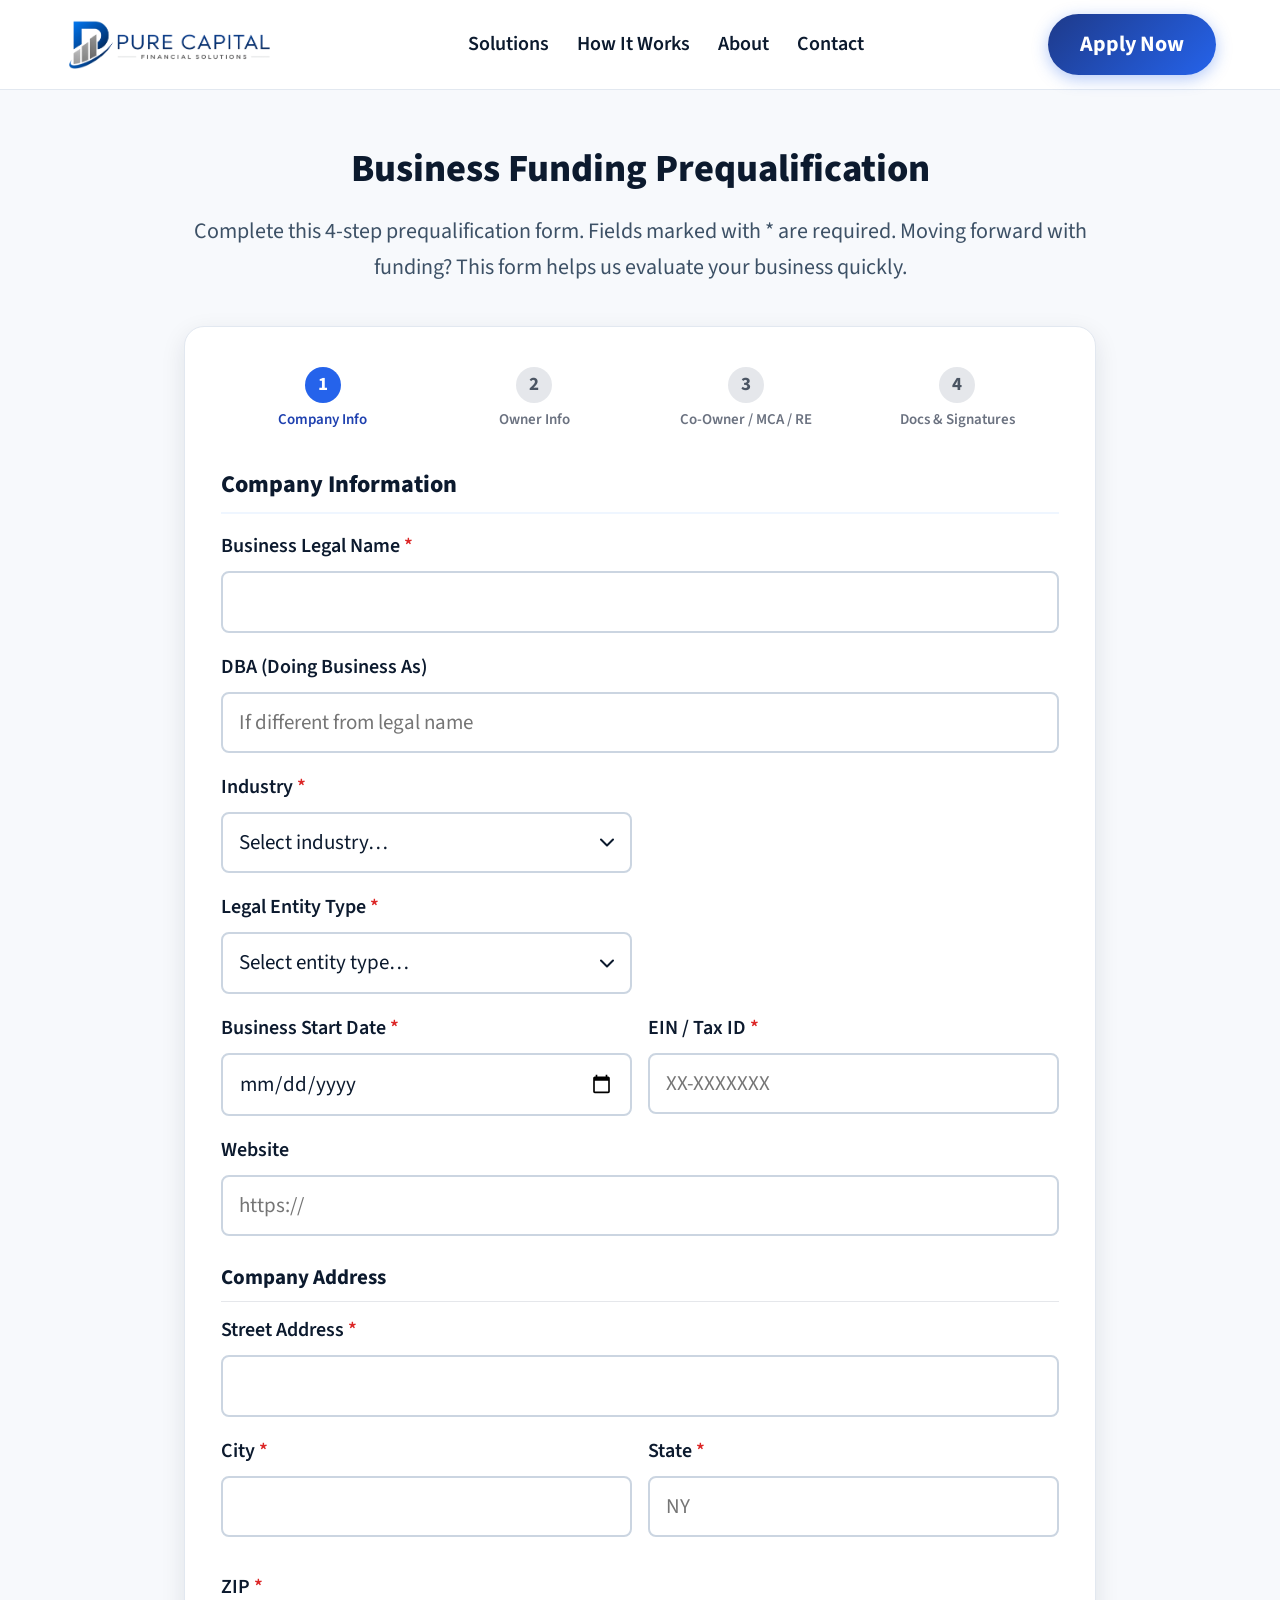
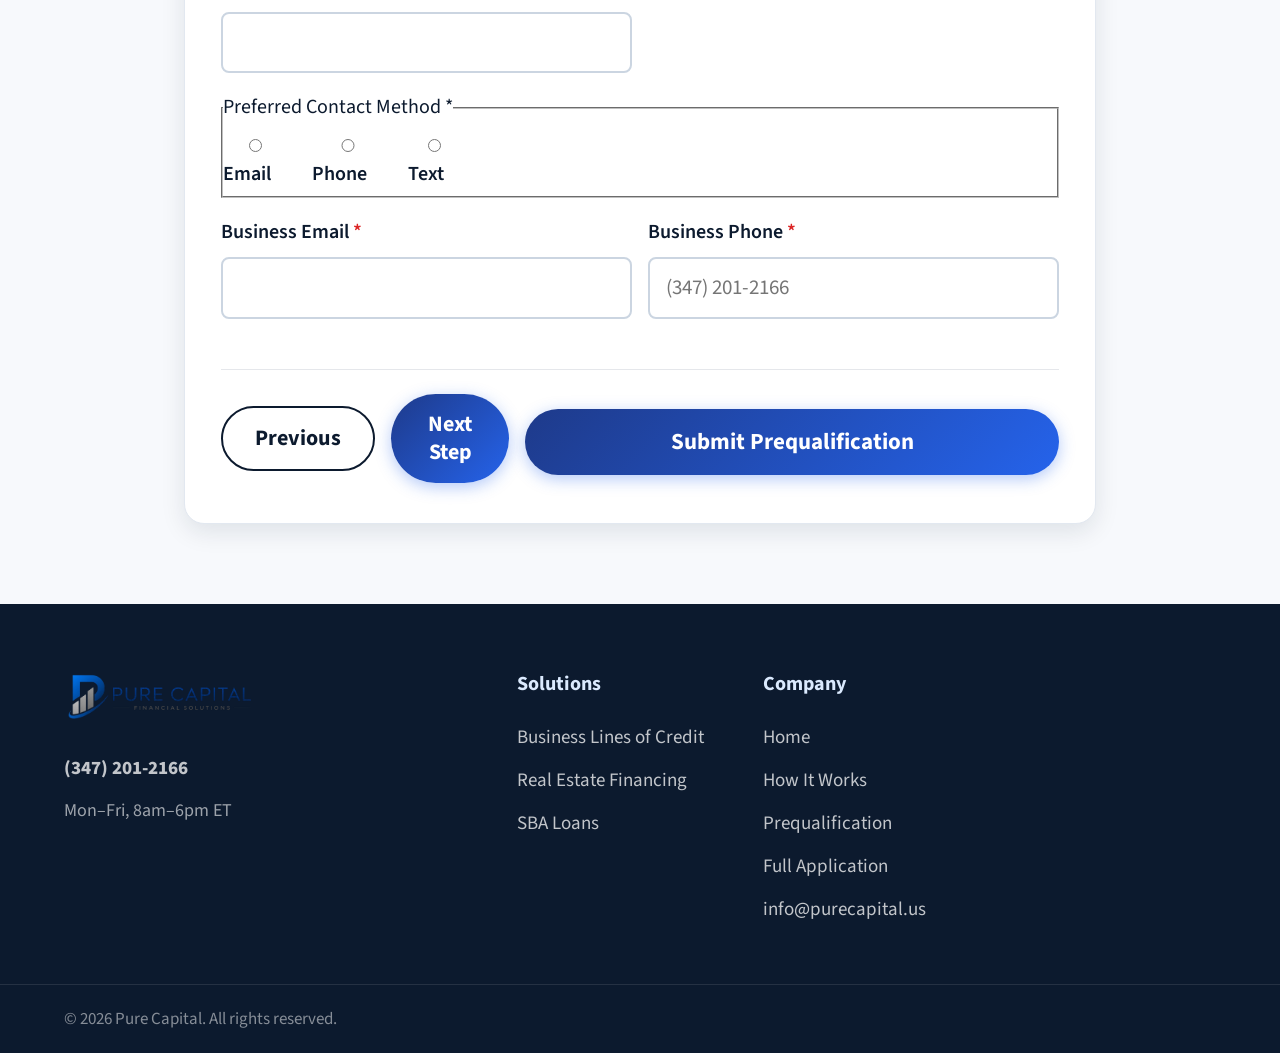
<file: prequalify.html>
<!DOCTYPE html>
<html lang="en">
<head>
  <meta charset="UTF-8" />
  <meta name="viewport" content="width=device-width, initial-scale=1.0" />
  <title>Business Funding Prequalification | Pure Capital US LLC</title>
  <meta name="description" content="Complete the Pure Capital US LLC prequalification form. 4-step wizard for company info, owner details, MCA/real estate, and document upload." />
  <meta name="robots" content="index, follow" />
  <link rel="canonical" href="https://purecapital.us/prequalify.html" />
  <meta name="author" content="Pure Capital US LLC" />
  <meta name="theme-color" content="#0c1a2e" />
  <link rel="icon" href="https://purecapital.us/assets/IMG_20260531_000449-removebg-preview.png" type="image/png" />
  <link rel="apple-touch-icon" href="https://purecapital.us/assets/IMG_20260531_000449-removebg-preview.png" />
  <meta property="og:type" content="website" />
  <meta property="og:site_name" content="Pure Capital" />
  <meta property="og:title" content="Business Funding Prequalification | Pure Capital US LLC" />
  <meta property="og:description" content="Complete the Pure Capital US LLC prequalification form. 4-step wizard for company info, owner details, MCA/real estate, and document upload." />
  <meta property="og:url" content="https://purecapital.us/prequalify.html" />
  <meta property="og:image" content="https://purecapital.us/assets/banner.jpg" />
  <meta property="og:image:alt" content="Pure Capital business funding" />
  <meta property="og:locale" content="en_US" />
  <meta name="twitter:card" content="summary_large_image" />
  <meta name="twitter:title" content="Business Funding Prequalification | Pure Capital US LLC" />
  <meta name="twitter:description" content="Complete the Pure Capital US LLC prequalification form. 4-step wizard for company info, owner details, MCA/real estate, and document upload." />
  <meta name="twitter:image" content="https://purecapital.us/assets/banner.jpg" />
  <script type="application/ld+json">{"@context": "https://schema.org", "@graph": [{"@type": "Organization", "@id": "https://purecapital.us/#organization", "name": "Pure Capital US LLC", "url": "https://purecapital.us", "logo": "https://purecapital.us/assets/IMG_20260531_000449-removebg-preview.png", "image": "https://purecapital.us/assets/IMG_20260531_000449-removebg-preview.png", "telephone": "+1-347-201-2166", "email": "info@purecapital.us", "sameAs": ["https://x.com/purecapitalus", "https://instagram.com/purecapitalus"], "contactPoint": {"@type": "ContactPoint", "telephone": "+1-347-201-2166", "contactType": "customer service", "areaServed": "US", "availableLanguage": "English"}}, {"@type": "WebSite", "@id": "https://purecapital.us/#website", "url": "https://purecapital.us", "name": "Pure Capital", "publisher": {"@id": "https://purecapital.us/#organization"}, "inLanguage": "en-US"}, {"@type": "WebPage", "@id": "https://purecapital.us/prequalify.html#webpage", "name": "Business Funding Prequalification | Pure Capital US LLC", "url": "https://purecapital.us/prequalify.html", "description": "Complete the Pure Capital US LLC prequalification form. 4-step wizard for company info, owner details, MCA/real estate, and document upload.", "isPartOf": {"@id": "https://purecapital.us/#website"}, "about": {"@id": "https://purecapital.us/#organization"}, "inLanguage": "en-US"}]}</script>
  <link rel="preconnect" href="https://fonts.googleapis.com">
  <link rel="preconnect" href="https://fonts.gstatic.com" crossorigin>
  <link href="https://fonts.googleapis.com/css2?family=Source+Sans+3:wght@400;600;700;800&display=swap" rel="stylesheet">
  <link rel="stylesheet" href="style.css">
</head>
<body>

  <a href="#prequalification" class="skip-link">Skip to prequalification form</a>

  <header class="site-header">
    <div class="header-container">
      <a href="index.html" class="logo">
        <img src="assets/IMG_20260531_000449-removebg-preview.png" alt="Pure Capital US LLC — business funding" width="180" height="52" />
      </a>
      <nav class="main-nav" aria-label="Main navigation">
        <ul>
          <li><a href="index.html#solutions">Solutions</a></li>
          <li><a href="index.html#process">How It Works</a></li>
          <li><a href="index.html#about">About</a></li>
          <li><a href="index.html#contact">Contact</a></li>
        </ul>
      </nav>
      <div class="header-actions">
        <a href="index.html#apply" class="btn btn-primary">Apply Now</a>
      </div>
      <button class="menu-toggle" aria-label="Open menu" aria-expanded="false">
        <span></span><span></span><span></span>
      </button>
    </div>
  </header>

  <nav class="mobile-nav" aria-label="Mobile navigation">
    <ul>
      <li><a href="index.html#solutions">Solutions</a></li>
      <li><a href="index.html#process">How It Works</a></li>
      <li><a href="index.html#about">About</a></li>
      <li><a href="index.html#contact">Contact</a></li>
    </ul>
  </nav>

  <main id="main-content">
  <section class="form-page" id="prequalification">
    <div class="form-page-container form-page-container-wide">
      <div class="form-page-header">
        <h1>Business Funding Prequalification</h1>
        <p>Complete this 4-step prequalification form. Fields marked with * are required. Moving forward with funding? This form helps us evaluate your business quickly.</p>
      </div>

      <div class="form-page-card">
        <div class="form-message" role="alert"></div>

        <ol class="prequal-progress" aria-label="Form progress">
          <li class="prequal-progress-step active" data-step="1"><span class="step-num">1</span><span class="step-label">Company Info</span></li>
          <li class="prequal-progress-step" data-step="2"><span class="step-num">2</span><span class="step-label">Owner Info</span></li>
          <li class="prequal-progress-step" data-step="3"><span class="step-num">3</span><span class="step-label">Co-Owner / MCA / RE</span></li>
          <li class="prequal-progress-step" data-step="4"><span class="step-num">4</span><span class="step-label">Docs &amp; Signatures</span></li>
        </ol>

        <form class="prequal-form application-form" id="prequal-form" action="process_prequalify.php" method="POST" enctype="multipart/form-data" novalidate>
          <input type="hidden" name="source_page" value="prequalify.html" />
          <input type="hidden" name="owner_signature_data" id="owner_signature_data" value="" />
          <input type="hidden" name="co_owner_signature_data" id="co_owner_signature_data" value="" />

          <div class="prequal-step-panel active" data-step="1">
            <h2 class="form-section-title">Company Information</h2>
            <div class="form-group">
              <label for="business_legal_name">Business Legal Name <span class="required">*</span></label>
              <input type="text" id="business_legal_name" name="business_legal_name" required autocomplete="organization" />
            </div>
            <div class="form-group">
              <label for="dba">DBA (Doing Business As)</label>
              <input type="text" id="dba" name="dba" placeholder="If different from legal name" />
            </div>
            <div class="form-row">
              <div class="form-group">
                <label for="industry">Industry <span class="required">*</span></label>
                <select id="industry" name="industry" required>
                  <option value="" selected>Select industry…</option>
                <option value="Accounting & Bookkeeping">Accounting & Bookkeeping</option>
                <option value="Agriculture">Agriculture</option>
                <option value="Automotive">Automotive</option>
                <option value="Construction">Construction</option>
                <option value="Consulting">Consulting</option>
                <option value="E-commerce / Online Retail">E-commerce / Online Retail</option>
                <option value="Education">Education</option>
                <option value="Entertainment & Media">Entertainment & Media</option>
                <option value="Financial Services">Financial Services</option>
                <option value="Food & Beverage / Restaurant">Food & Beverage / Restaurant</option>
                <option value="Healthcare & Medical">Healthcare & Medical</option>
                <option value="Hospitality & Hotels">Hospitality & Hotels</option>
                <option value="Insurance">Insurance</option>
                <option value="Legal Services">Legal Services</option>
                <option value="Manufacturing">Manufacturing</option>
                <option value="Marketing & Advertising">Marketing & Advertising</option>
                <option value="Non-Profit">Non-Profit</option>
                <option value="Professional Services">Professional Services</option>
                <option value="Real Estate">Real Estate</option>
                <option value="Retail">Retail</option>
                <option value="Staffing & Recruiting">Staffing & Recruiting</option>
                <option value="Technology">Technology</option>
                <option value="Transportation & Logistics">Transportation & Logistics</option>
                <option value="Wholesale & Distribution">Wholesale & Distribution</option>
                <option value="Other">Other</option>
                </select>
              </div>
              <div class="form-group hidden" id="industry-other-group">
                <label for="industry_other">Specify Industry <span class="required">*</span></label>
                <input type="text" id="industry_other" name="industry_other" />
              </div>
            </div>
            <div class="form-row">
              <div class="form-group">
                <label for="legal_entity">Legal Entity Type <span class="required">*</span></label>
                <select id="legal_entity" name="legal_entity" required>
                  <option value="" selected>Select entity type…</option>
                <option value="Sole Proprietorship">Sole Proprietorship</option>
                <option value="LLC">LLC</option>
                <option value="Corporation (C-Corp)">Corporation (C-Corp)</option>
                <option value="S-Corporation">S-Corporation</option>
                <option value="General Partnership">General Partnership</option>
                <option value="Limited Partnership">Limited Partnership</option>
                <option value="Other">Other</option>
                </select>
              </div>
              <div class="form-group hidden" id="legal-entity-other-group">
                <label for="legal_entity_other">Specify Entity Type <span class="required">*</span></label>
                <input type="text" id="legal_entity_other" name="legal_entity_other" />
              </div>
            </div>
            <div class="form-row">
              <div class="form-group">
                <label for="business_start_date">Business Start Date <span class="required">*</span></label>
                <input type="date" id="business_start_date" name="business_start_date" required />
              </div>
              <div class="form-group">
                <label for="ein">EIN / Tax ID <span class="required">*</span></label>
                <input type="text" id="ein" name="ein" required placeholder="XX-XXXXXXX" maxlength="10" />
              </div>
            </div>
            <div class="form-group">
              <label for="website">Website</label>
              <input type="url" id="website" name="website" placeholder="https://" autocomplete="url" />
            </div>
            <h3 class="form-subsection-title">Company Address</h3>
            <div class="form-group">
              <label for="company_street">Street Address <span class="required">*</span></label>
              <input type="text" id="company_street" name="company_street" required autocomplete="street-address" />
            </div>
            <div class="form-row">
              <div class="form-group">
                <label for="company_city">City <span class="required">*</span></label>
                <input type="text" id="company_city" name="company_city" required autocomplete="address-level2" />
              </div>
              <div class="form-group">
                <label for="company_state">State <span class="required">*</span></label>
                <input type="text" id="company_state" name="company_state" required autocomplete="address-level1" maxlength="2" placeholder="NY" />
              </div>
              <div class="form-group">
                <label for="company_zip">ZIP <span class="required">*</span></label>
                <input type="text" id="company_zip" name="company_zip" required autocomplete="postal-code" maxlength="10" />
              </div>
            </div>
            <fieldset class="form-group">
              <legend>Preferred Contact Method <span class="required">*</span></legend>
              <div class="radio-group">
                <label class="radio-label"><input type="radio" name="contact_method" value="Email" required /> Email</label>
                <label class="radio-label"><input type="radio" name="contact_method" value="Phone" /> Phone</label>
                <label class="radio-label"><input type="radio" name="contact_method" value="Text" /> Text</label>
              </div>
            </fieldset>
            <div class="form-row">
              <div class="form-group">
                <label for="business_email">Business Email <span class="required">*</span></label>
                <input type="email" id="business_email" name="business_email" required autocomplete="email" />
              </div>
              <div class="form-group">
                <label for="business_phone">Business Phone <span class="required">*</span></label>
                <input type="tel" id="business_phone" name="business_phone" required autocomplete="tel" placeholder="(347) 201-2166" />
              </div>
            </div>
          </div>

          <div class="prequal-step-panel" data-step="2" hidden>
            <h2 class="form-section-title">Primary Owner Information</h2>
            <div class="form-row">
              <div class="form-group">
                <label for="owner_first_name">First Name <span class="required">*</span></label>
                <input type="text" id="owner_first_name" name="owner_first_name" required autocomplete="given-name" />
              </div>
              <div class="form-group">
                <label for="owner_last_name">Last Name <span class="required">*</span></label>
                <input type="text" id="owner_last_name" name="owner_last_name" required autocomplete="family-name" />
              </div>
            </div>
            <div class="form-row">
              <div class="form-group">
                <label for="ownership_pct">Ownership Percentage <span class="required">*</span></label>
                <input type="number" id="ownership_pct" name="ownership_pct" required min="1" max="100" placeholder="%" />
              </div>
              <div class="form-group">
                <label for="owner_dob">Date of Birth <span class="required">*</span></label>
                <input type="date" id="owner_dob" name="owner_dob" required />
              </div>
            </div>
            <div class="form-group">
              <label for="owner_ssn">Social Security Number <span class="required">*</span></label>
              <input type="text" id="owner_ssn" name="owner_ssn" required autocomplete="off" inputmode="numeric" placeholder="XXX-XX-XXXX" maxlength="11" class="ssn-input" />
            </div>
            <h3 class="form-subsection-title">Home Address</h3>
            <div class="form-group">
              <label for="owner_street">Street Address <span class="required">*</span></label>
              <input type="text" id="owner_street" name="owner_street" required autocomplete="street-address" />
            </div>
            <div class="form-row">
              <div class="form-group">
                <label for="owner_city">City <span class="required">*</span></label>
                <input type="text" id="owner_city" name="owner_city" required autocomplete="address-level2" />
              </div>
              <div class="form-group">
                <label for="owner_state">State <span class="required">*</span></label>
                <input type="text" id="owner_state" name="owner_state" required autocomplete="address-level1" maxlength="2" />
              </div>
              <div class="form-group">
                <label for="owner_zip">ZIP <span class="required">*</span></label>
                <input type="text" id="owner_zip" name="owner_zip" required autocomplete="postal-code" maxlength="10" />
              </div>
            </div>
            <div class="form-row">
              <div class="form-group">
                <label for="owner_email">Email <span class="required">*</span></label>
                <input type="email" id="owner_email" name="owner_email" required autocomplete="email" />
              </div>
              <div class="form-group">
                <label for="owner_mobile">Mobile Phone <span class="required">*</span></label>
                <input type="tel" id="owner_mobile" name="owner_mobile" required autocomplete="tel" class="phone-input" />
              </div>
            </div>
            <div class="form-group">
              <label for="owner_fico">Estimated FICO Score <span class="required">*</span></label>
              <select id="owner_fico" name="owner_fico" required>
                <option value="">Select FICO range…</option>
                <option value="720+">720+ (Excellent)</option>
                <option value="680-719">680–719 (Good)</option>
                <option value="640-679">640–679 (Fair)</option>
                <option value="600-639">600–639 (Below Average)</option>
                <option value="Below 600">Below 600</option>
                <option value="Unknown">Unknown / Not Sure</option>
              </select>
            </div>
          </div>

          <div class="prequal-step-panel" data-step="3" hidden>
            <h2 class="form-section-title">Co-Owner Information <span class="optional-tag">(Optional)</span></h2>
            <p class="form-help-text">Complete if there is an additional owner with 20% or more ownership.</p>
            <div class="form-row">
              <div class="form-group">
                <label for="co_owner_first_name">First Name</label>
                <input type="text" id="co_owner_first_name" name="co_owner_first_name" autocomplete="given-name" />
              </div>
              <div class="form-group">
                <label for="co_owner_last_name">Last Name</label>
                <input type="text" id="co_owner_last_name" name="co_owner_last_name" autocomplete="family-name" />
              </div>
            </div>
            <div class="form-row">
              <div class="form-group">
                <label for="co_ownership_pct">Ownership %</label>
                <input type="number" id="co_ownership_pct" name="co_ownership_pct" min="0" max="100" />
              </div>
              <div class="form-group">
                <label for="co_owner_dob">Date of Birth</label>
                <input type="date" id="co_owner_dob" name="co_owner_dob" />
              </div>
            </div>
            <div class="form-group">
              <label for="co_owner_ssn">Social Security Number</label>
              <input type="text" id="co_owner_ssn" name="co_owner_ssn" autocomplete="off" inputmode="numeric" placeholder="XXX-XX-XXXX" maxlength="11" class="ssn-input" />
            </div>
            <div class="form-group">
              <label for="co_owner_street">Home Street Address</label>
              <input type="text" id="co_owner_street" name="co_owner_street" autocomplete="street-address" />
            </div>
            <div class="form-row">
              <div class="form-group">
                <label for="co_owner_city">City</label>
                <input type="text" id="co_owner_city" name="co_owner_city" autocomplete="address-level2" />
              </div>
              <div class="form-group">
                <label for="co_owner_state">State</label>
                <input type="text" id="co_owner_state" name="co_owner_state" autocomplete="address-level1" maxlength="2" />
              </div>
              <div class="form-group">
                <label for="co_owner_zip">ZIP</label>
                <input type="text" id="co_owner_zip" name="co_owner_zip" autocomplete="postal-code" maxlength="10" />
              </div>
            </div>
            <div class="form-row">
              <div class="form-group">
                <label for="co_owner_email">Email</label>
                <input type="email" id="co_owner_email" name="co_owner_email" autocomplete="email" />
              </div>
              <div class="form-group">
                <label for="co_owner_mobile">Mobile Phone</label>
                <input type="tel" id="co_owner_mobile" name="co_owner_mobile" autocomplete="tel" class="phone-input" />
              </div>
            </div>
            <div class="form-group">
              <label for="co_owner_fico">Estimated FICO Score</label>
              <select id="co_owner_fico" name="co_owner_fico">
                <option value="">Select FICO range…</option>
                <option value="720+">720+ (Excellent)</option>
                <option value="680-719">680–719 (Good)</option>
                <option value="640-679">640–679 (Fair)</option>
                <option value="600-639">600–639 (Below Average)</option>
                <option value="Below 600">Below 600</option>
                <option value="Unknown">Unknown / Not Sure</option>
              </select>
            </div>
            <h2 class="form-section-title">Existing Merchant Cash Advances (MCA)</h2>
            <p class="form-help-text">List any active or recent MCA positions. Leave blank if none.</p>
            <div class="table-scroll">
            <table class="data-table">
              <thead><tr><th>Lender / Funder</th><th>Original Amount</th><th>Current Balance</th><th>Daily / Weekly Payment</th><th>Status</th></tr></thead>
              <tbody>              <tr>
                <td><input type="text" name="mca_lender_1" placeholder="Lender name" /></td>
                <td><input type="text" name="mca_original_1" placeholder="$0" inputmode="decimal" /></td>
                <td><input type="text" name="mca_balance_1" placeholder="$0" inputmode="decimal" /></td>
                <td><input type="text" name="mca_payment_1" placeholder="$0/day or week" inputmode="decimal" /></td>
                <td>
                  <select name="mca_status_1">
                    <option value="">—</option>
                    <option value="Active">Active</option>
                    <option value="Paid Off">Paid Off</option>
                  </select>
                </td>
              </tr>
              <tr>
                <td><input type="text" name="mca_lender_2" placeholder="Lender name" /></td>
                <td><input type="text" name="mca_original_2" placeholder="$0" inputmode="decimal" /></td>
                <td><input type="text" name="mca_balance_2" placeholder="$0" inputmode="decimal" /></td>
                <td><input type="text" name="mca_payment_2" placeholder="$0/day or week" inputmode="decimal" /></td>
                <td>
                  <select name="mca_status_2">
                    <option value="">—</option>
                    <option value="Active">Active</option>
                    <option value="Paid Off">Paid Off</option>
                  </select>
                </td>
              </tr>
              <tr>
                <td><input type="text" name="mca_lender_3" placeholder="Lender name" /></td>
                <td><input type="text" name="mca_original_3" placeholder="$0" inputmode="decimal" /></td>
                <td><input type="text" name="mca_balance_3" placeholder="$0" inputmode="decimal" /></td>
                <td><input type="text" name="mca_payment_3" placeholder="$0/day or week" inputmode="decimal" /></td>
                <td>
                  <select name="mca_status_3">
                    <option value="">—</option>
                    <option value="Active">Active</option>
                    <option value="Paid Off">Paid Off</option>
                  </select>
                </td>
              </tr>
              <tr>
                <td><input type="text" name="mca_lender_4" placeholder="Lender name" /></td>
                <td><input type="text" name="mca_original_4" placeholder="$0" inputmode="decimal" /></td>
                <td><input type="text" name="mca_balance_4" placeholder="$0" inputmode="decimal" /></td>
                <td><input type="text" name="mca_payment_4" placeholder="$0/day or week" inputmode="decimal" /></td>
                <td>
                  <select name="mca_status_4">
                    <option value="">—</option>
                    <option value="Active">Active</option>
                    <option value="Paid Off">Paid Off</option>
                  </select>
                </td>
              </tr>
              <tr>
                <td><input type="text" name="mca_lender_5" placeholder="Lender name" /></td>
                <td><input type="text" name="mca_original_5" placeholder="$0" inputmode="decimal" /></td>
                <td><input type="text" name="mca_balance_5" placeholder="$0" inputmode="decimal" /></td>
                <td><input type="text" name="mca_payment_5" placeholder="$0/day or week" inputmode="decimal" /></td>
                <td>
                  <select name="mca_status_5">
                    <option value="">—</option>
                    <option value="Active">Active</option>
                    <option value="Paid Off">Paid Off</option>
                  </select>
                </td>
              </tr></tbody>
            </table>
            </div>
            <h2 class="form-section-title">Real Estate Owned</h2>
            <p class="form-help-text">List up to 3 properties. Leave blank if none.</p>
            <div class="table-scroll">
            <table class="data-table">
              <thead><tr><th>Property Address</th><th>Type</th><th>Est. Value</th><th>Mortgage Balance</th><th>Monthly Payment</th></tr></thead>
              <tbody>              <tr>
                <td><input type="text" name="re_address_1" placeholder="Street, City, State" /></td>
                <td>
                  <select name="re_type_1">
                    <option value="">—</option>
                    <option value="Primary Residence">Primary Residence</option>
                    <option value="Investment Property">Investment Property</option>
                    <option value="Commercial">Commercial</option>
                    <option value="Land">Land</option>
                    <option value="Other">Other</option>
                  </select>
                </td>
                <td><input type="text" name="re_value_1" placeholder="$0" inputmode="decimal" /></td>
                <td><input type="text" name="re_mortgage_1" placeholder="$0" inputmode="decimal" /></td>
                <td><input type="text" name="re_payment_1" placeholder="$0/mo" inputmode="decimal" /></td>
              </tr>
              <tr>
                <td><input type="text" name="re_address_2" placeholder="Street, City, State" /></td>
                <td>
                  <select name="re_type_2">
                    <option value="">—</option>
                    <option value="Primary Residence">Primary Residence</option>
                    <option value="Investment Property">Investment Property</option>
                    <option value="Commercial">Commercial</option>
                    <option value="Land">Land</option>
                    <option value="Other">Other</option>
                  </select>
                </td>
                <td><input type="text" name="re_value_2" placeholder="$0" inputmode="decimal" /></td>
                <td><input type="text" name="re_mortgage_2" placeholder="$0" inputmode="decimal" /></td>
                <td><input type="text" name="re_payment_2" placeholder="$0/mo" inputmode="decimal" /></td>
              </tr>
              <tr>
                <td><input type="text" name="re_address_3" placeholder="Street, City, State" /></td>
                <td>
                  <select name="re_type_3">
                    <option value="">—</option>
                    <option value="Primary Residence">Primary Residence</option>
                    <option value="Investment Property">Investment Property</option>
                    <option value="Commercial">Commercial</option>
                    <option value="Land">Land</option>
                    <option value="Other">Other</option>
                  </select>
                </td>
                <td><input type="text" name="re_value_3" placeholder="$0" inputmode="decimal" /></td>
                <td><input type="text" name="re_mortgage_3" placeholder="$0" inputmode="decimal" /></td>
                <td><input type="text" name="re_payment_3" placeholder="$0/mo" inputmode="decimal" /></td>
              </tr></tbody>
            </table>
            </div>
          </div>

          <div class="prequal-step-panel" data-step="4" hidden>
            <h2 class="form-section-title">Required Documents</h2>
            <p class="form-help-text">Upload PDF or image files (max 10 MB each). Bank statements should be the most recent consecutive months.</p>
            <div class="form-row">
              <div class="form-group">
                <label for="bank_statement_1">Bank Statement — Month 1 <span class="required">*</span></label>
                <input type="file" id="bank_statement_1" name="bank_statement_1" required accept=".pdf,.jpg,.jpeg,.png" class="file-input" />
              </div>
              <div class="form-group">
                <label for="bank_statement_2">Bank Statement — Month 2 <span class="required">*</span></label>
                <input type="file" id="bank_statement_2" name="bank_statement_2" required accept=".pdf,.jpg,.jpeg,.png" class="file-input" />
              </div>
            </div>
            <div class="form-row">
              <div class="form-group">
                <label for="bank_statement_3">Bank Statement — Month 3</label>
                <input type="file" id="bank_statement_3" name="bank_statement_3" accept=".pdf,.jpg,.jpeg,.png" class="file-input" />
              </div>
              <div class="form-group">
                <label for="bank_statement_4">Bank Statement — Month 4</label>
                <input type="file" id="bank_statement_4" name="bank_statement_4" accept=".pdf,.jpg,.jpeg,.png" class="file-input" />
              </div>
            </div>
            <div class="form-row">
              <div class="form-group">
                <label for="voided_check">Voided Check <span class="required">*</span></label>
                <input type="file" id="voided_check" name="voided_check" required accept=".pdf,.jpg,.jpeg,.png" class="file-input" />
              </div>
              <div class="form-group">
                <label for="owner_id">Owner Government ID <span class="required">*</span></label>
                <input type="file" id="owner_id" name="owner_id" required accept=".pdf,.jpg,.jpeg,.png" class="file-input" />
              </div>
            </div>
            <div class="form-group">
              <label for="co_owner_id">Co-Owner Government ID <span class="optional-tag">(if applicable)</span></label>
              <input type="file" id="co_owner_id" name="co_owner_id" accept=".pdf,.jpg,.jpeg,.png" class="file-input" />
            </div>
            <h2 class="form-section-title">Authorization &amp; Signatures</h2>
            <div class="form-group checkbox-group">
              <label class="checkbox-label">
                <input type="checkbox" id="terms_accepted" name="terms_accepted" value="1" required />
                I certify that the information provided is true and accurate. I authorize Pure Capital US LLC to obtain credit reports, verify financial information, and contact references as needed to evaluate this prequalification request. I agree to the <a href="terms.html" target="_blank" rel="noopener">Terms of Use</a> and <a href="privacy.html" target="_blank" rel="noopener">Privacy Policy</a>. <span class="required">*</span>
              </label>
            </div>
            <div class="signature-block">
              <label>Primary Owner Signature <span class="required">*</span></label>
              <p class="form-help-text">Sign below with your mouse or finger, or type your full legal name.</p>
              <div class="signature-pad-wrapper">
                <canvas id="owner-signature-pad" class="signature-pad" width="500" height="150" aria-label="Owner signature pad"></canvas>
                <button type="button" class="btn btn-outline btn-sm signature-clear" data-pad="owner">Clear Signature</button>
              </div>
              <div class="form-group">
                <label for="owner_signature_name">Or type full legal name</label>
                <input type="text" id="owner_signature_name" name="owner_signature_name" placeholder="Full legal name as signature" />
              </div>
            </div>
            <div class="signature-block">
              <label>Co-Owner Signature <span class="optional-tag">(if applicable)</span></label>
              <div class="signature-pad-wrapper">
                <canvas id="co-owner-signature-pad" class="signature-pad" width="500" height="150" aria-label="Co-owner signature pad"></canvas>
                <button type="button" class="btn btn-outline btn-sm signature-clear" data-pad="co-owner">Clear Signature</button>
              </div>
              <div class="form-group">
                <label for="co_owner_signature_name">Or type full legal name</label>
                <input type="text" id="co_owner_signature_name" name="co_owner_signature_name" placeholder="Full legal name as signature" />
              </div>
            </div>
            <p class="form-disclaimer">By submitting this form, I authorize Pure Capital US LLC (and its affiliated entities) and its referral partners to contact me at the phone number and email provided via automated dialing devices, texts, and prerecorded/artificial messages for marketing and servicing purposes. Consent is not required to obtain credit or services; to apply without providing this consent, contact Pure Capital US LLC directly at <a href="tel:+13472012166">(347) 201-2166</a>. Message and data rates may apply. I may opt out at any time.</p>
          </div>

          <div class="prequal-nav">
            <button type="button" class="btn btn-outline prequal-prev" hidden>Previous</button>
            <button type="button" class="btn btn-primary prequal-next">Next Step</button>
            <button type="submit" class="btn btn-primary btn-submit btn-lg prequal-submit" hidden>Submit Prequalification</button>
          </div>
        </form>
      </div>
    </div>
  </section>
  </main>

  <footer class="site-footer" role="contentinfo">
    <div class="footer-container">
      <div class="footer-col brand-col">
        <img src="assets/IMG_20260531_000449-removebg-preview.png" alt="Pure Capital US LLC — business funding" class="footer-logo" width="180" height="52" />
        <p class="phone-number"><a href="tel:+13472012166">(347) 201-2166</a></p>
        <p class="phone-label">Mon–Fri, 8am–6pm ET</p>
      </div>
      <div class="footer-col">
        <h4>Solutions</h4>
        <ul>
          <li><a href="business-line-of-credit.html">Business Lines of Credit</a></li>
          <li><a href="real-estate-financing.html">Real Estate Financing</a></li>
          <li><a href="sba-loans.html">SBA Loans</a></li>
        </ul>
      </div>
      <div class="footer-col">
        <h4>Company</h4>
        <ul>
          <li><a href="index.html">Home</a></li>
          <li><a href="index.html#process">How It Works</a></li>
          <li><a href="prequalify.html">Prequalification</a></li>
          <li><a href="apply.html">Full Application</a></li>
          <li><a href="mailto:info@purecapital.us">info@purecapital.us</a></li>
        </ul>
      </div>
    </div>
    <div class="footer-bottom">
      <div class="footer-container">
        <p>&copy; 2026 Pure Capital. All rights reserved.</p>
      </div>
    </div>
  </footer>

  <script src="main.js"></script>
  <script src="prequalify.js"></script>
</body>
</html>
</file>
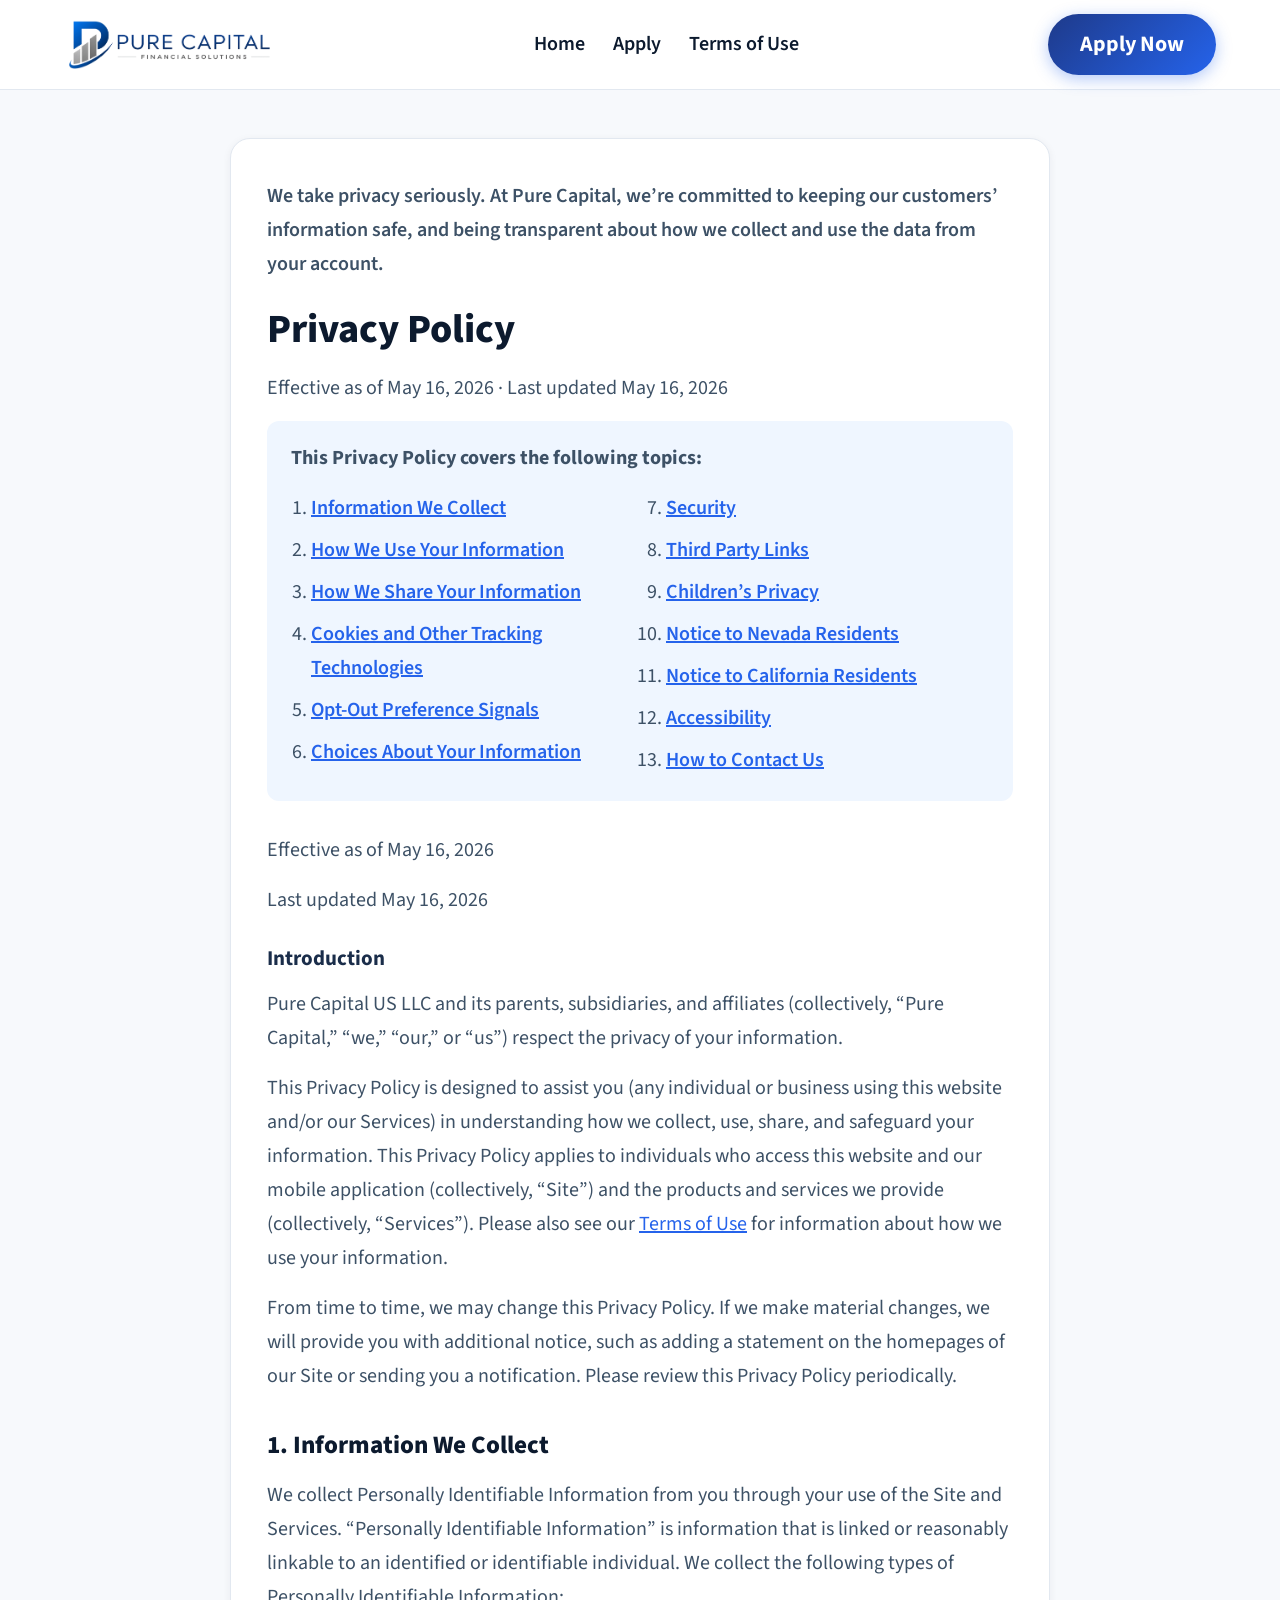
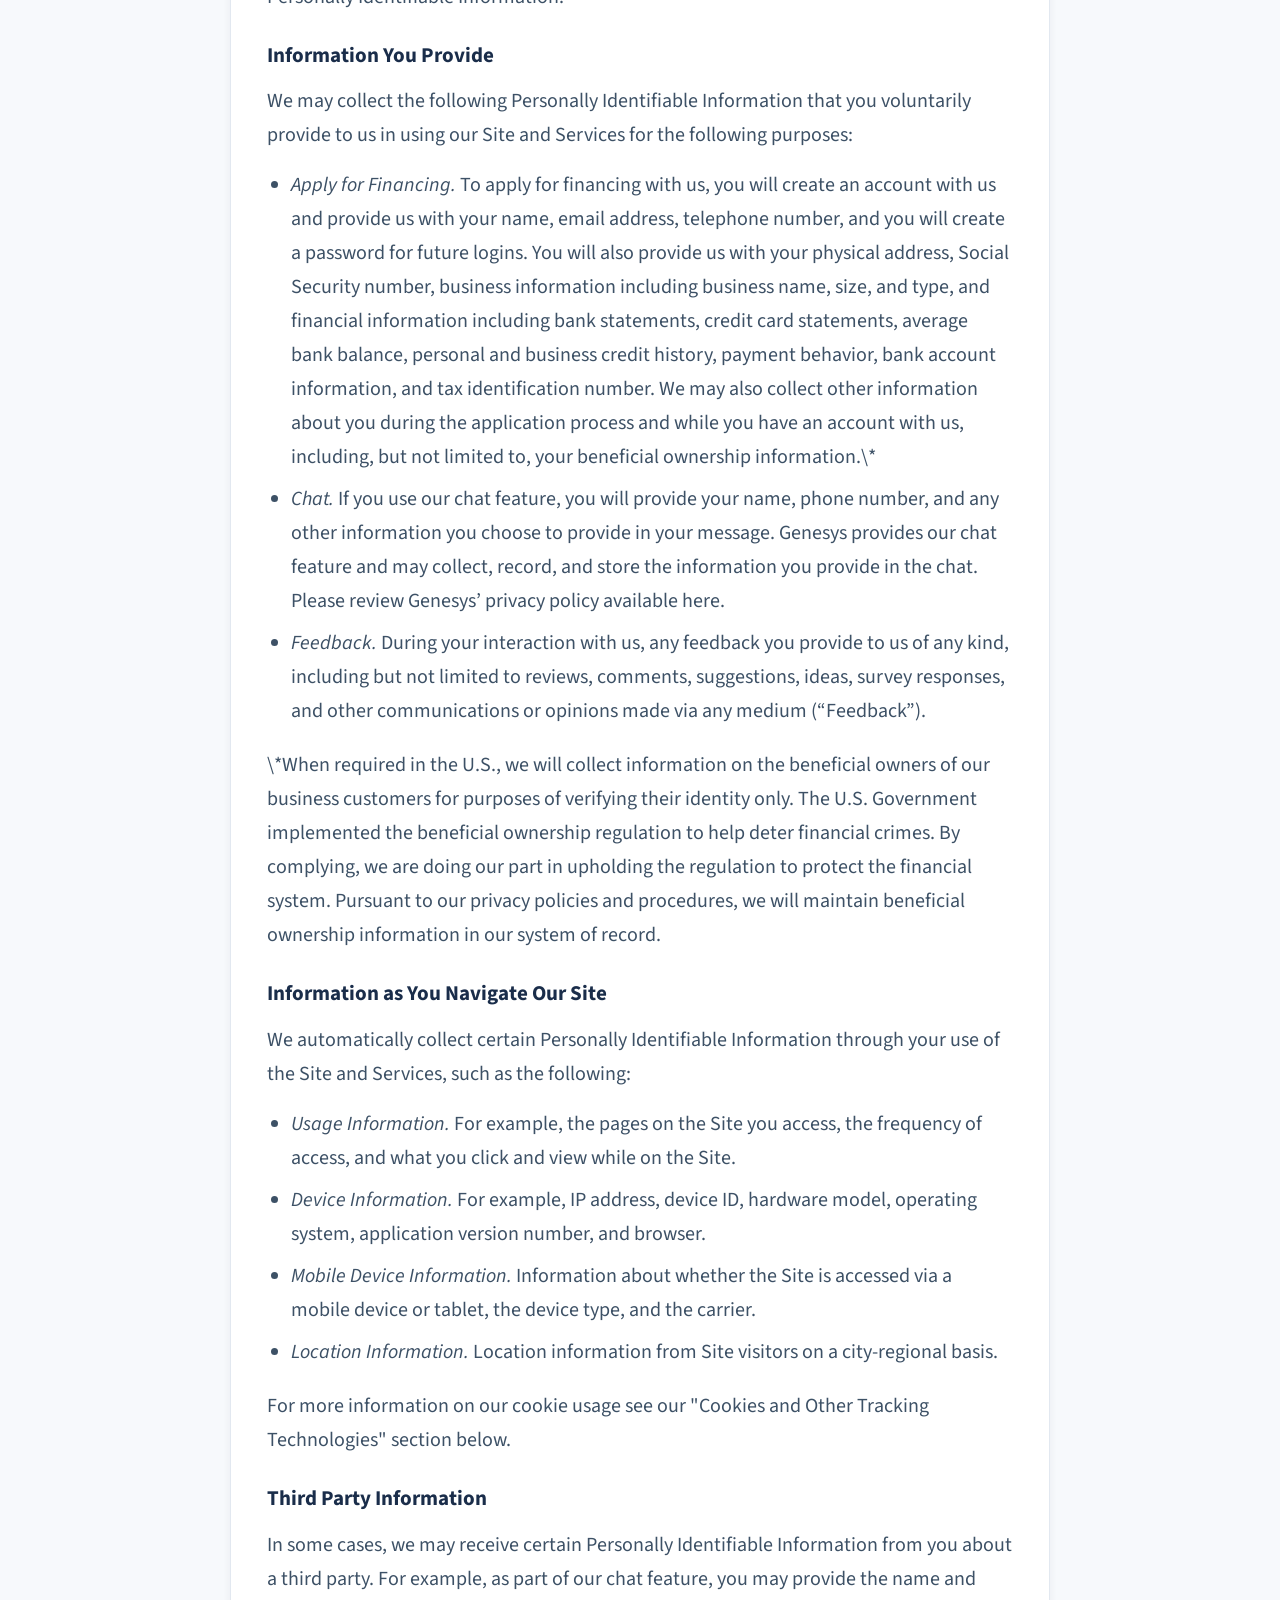
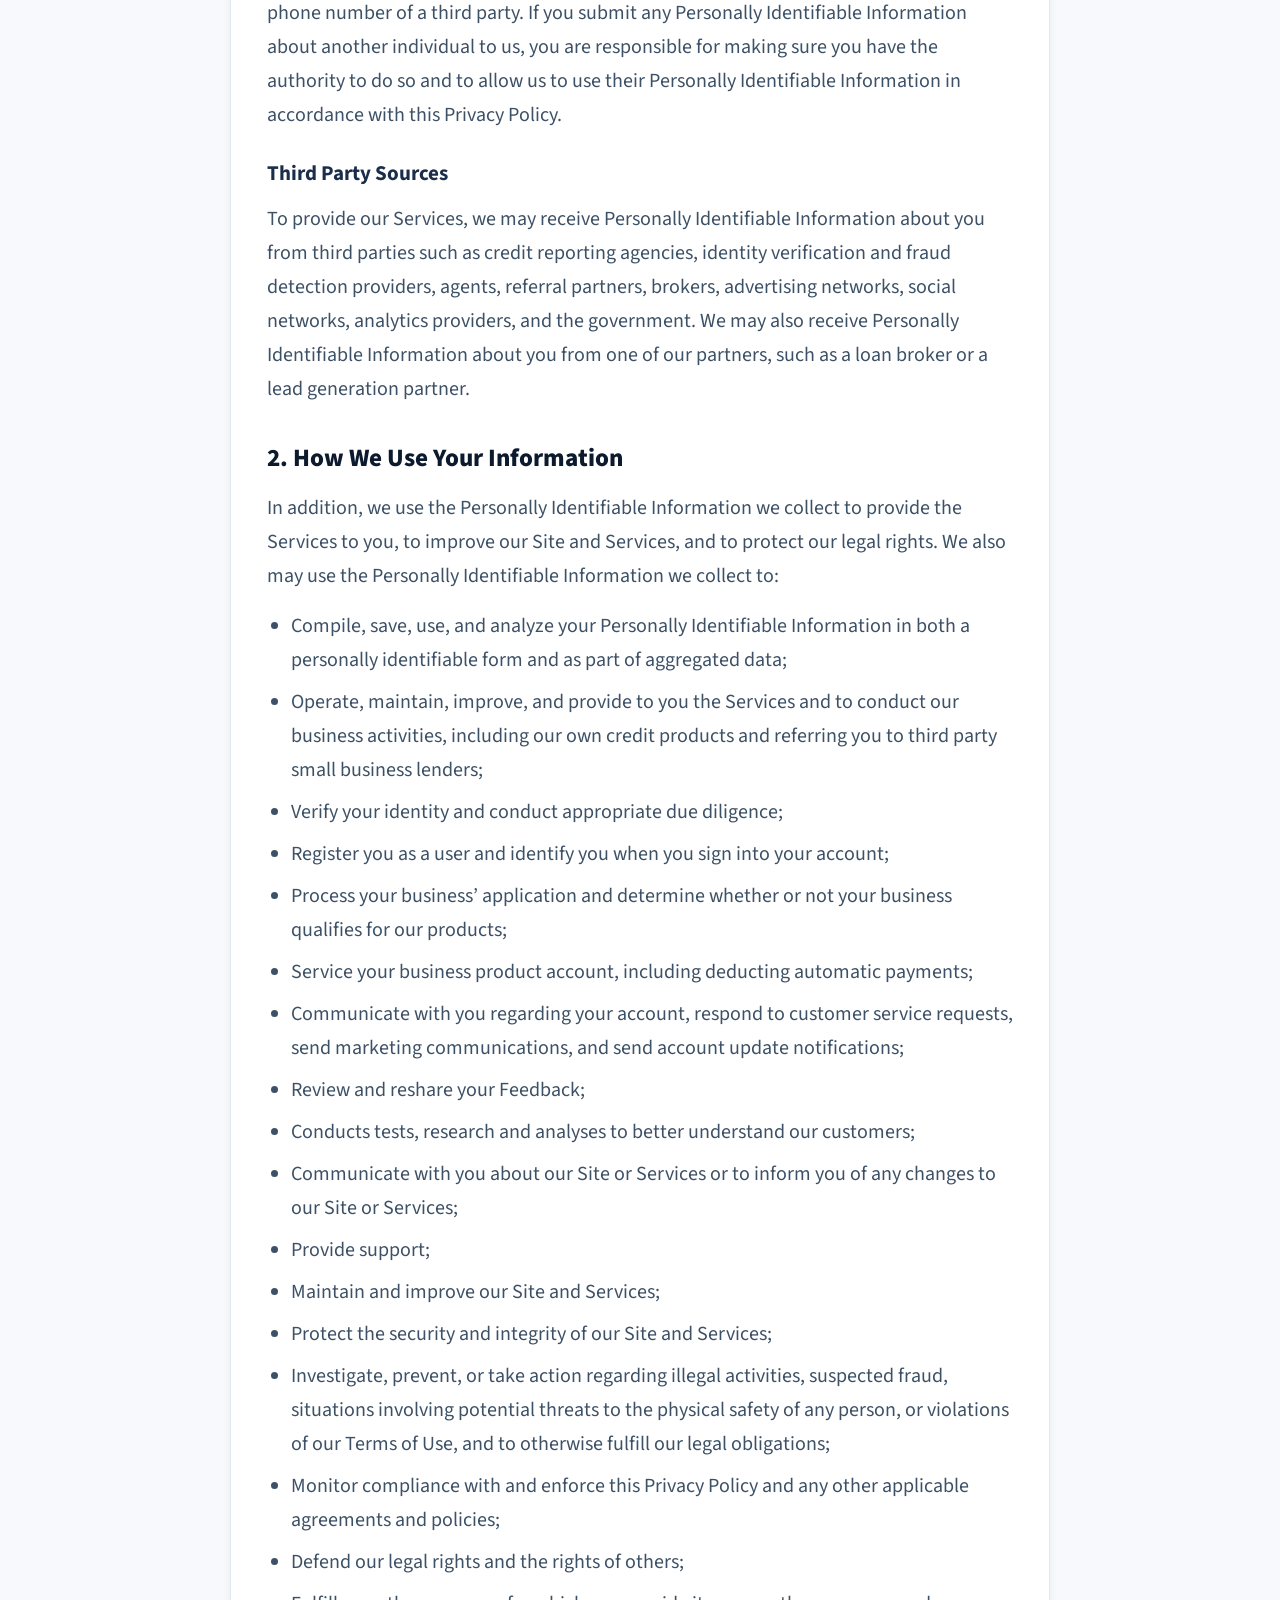
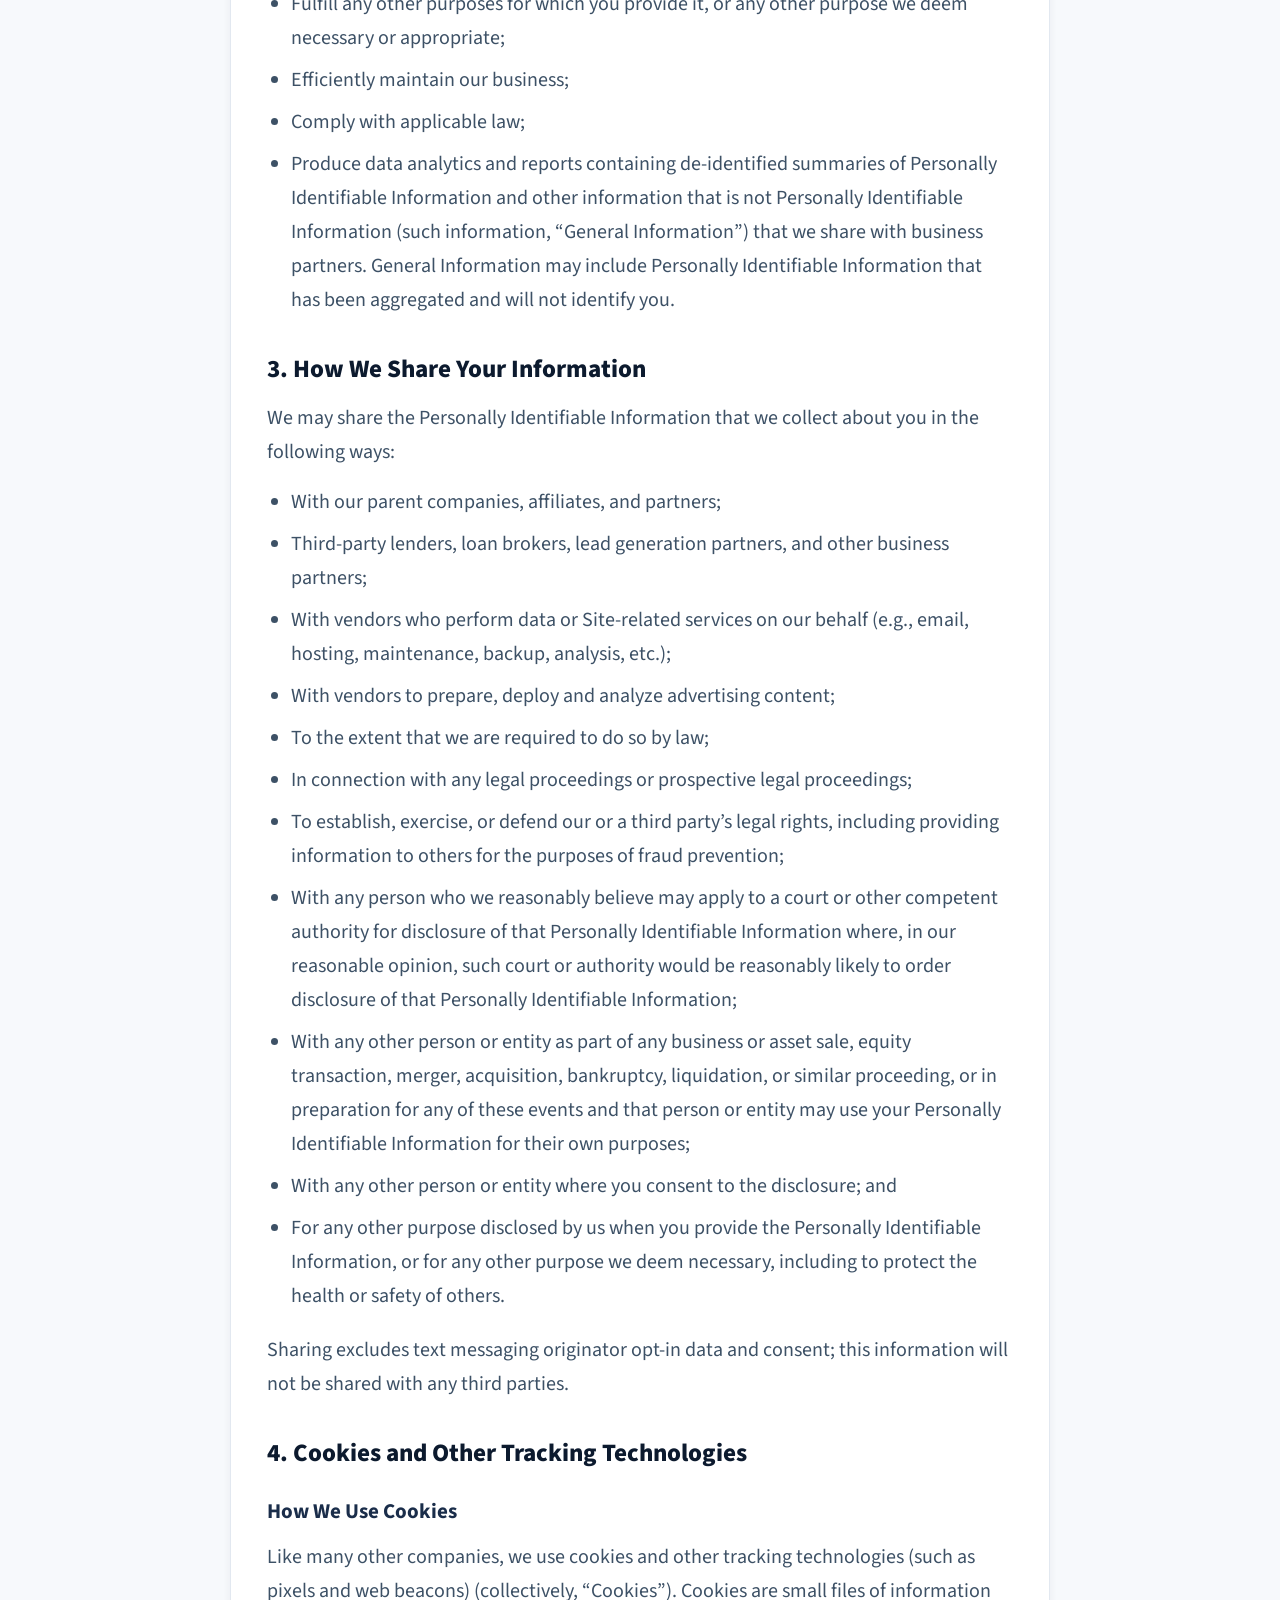
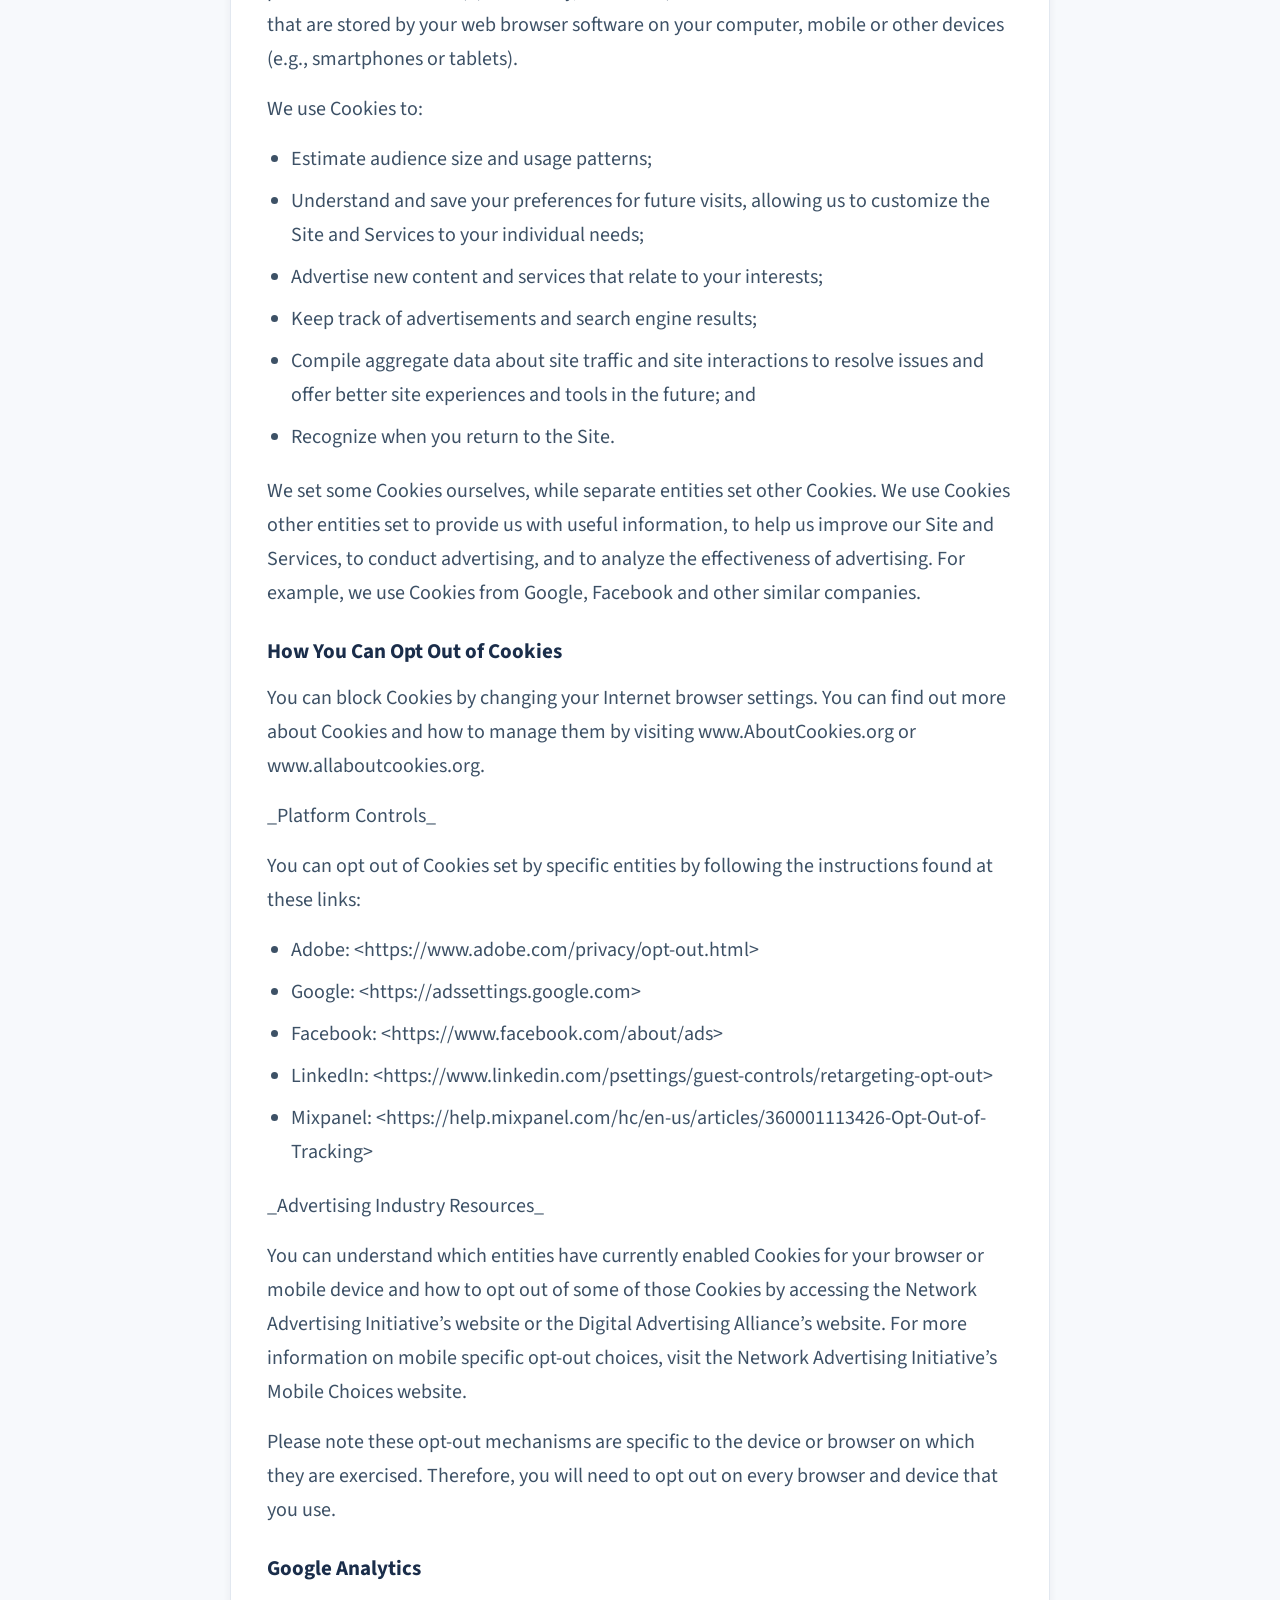
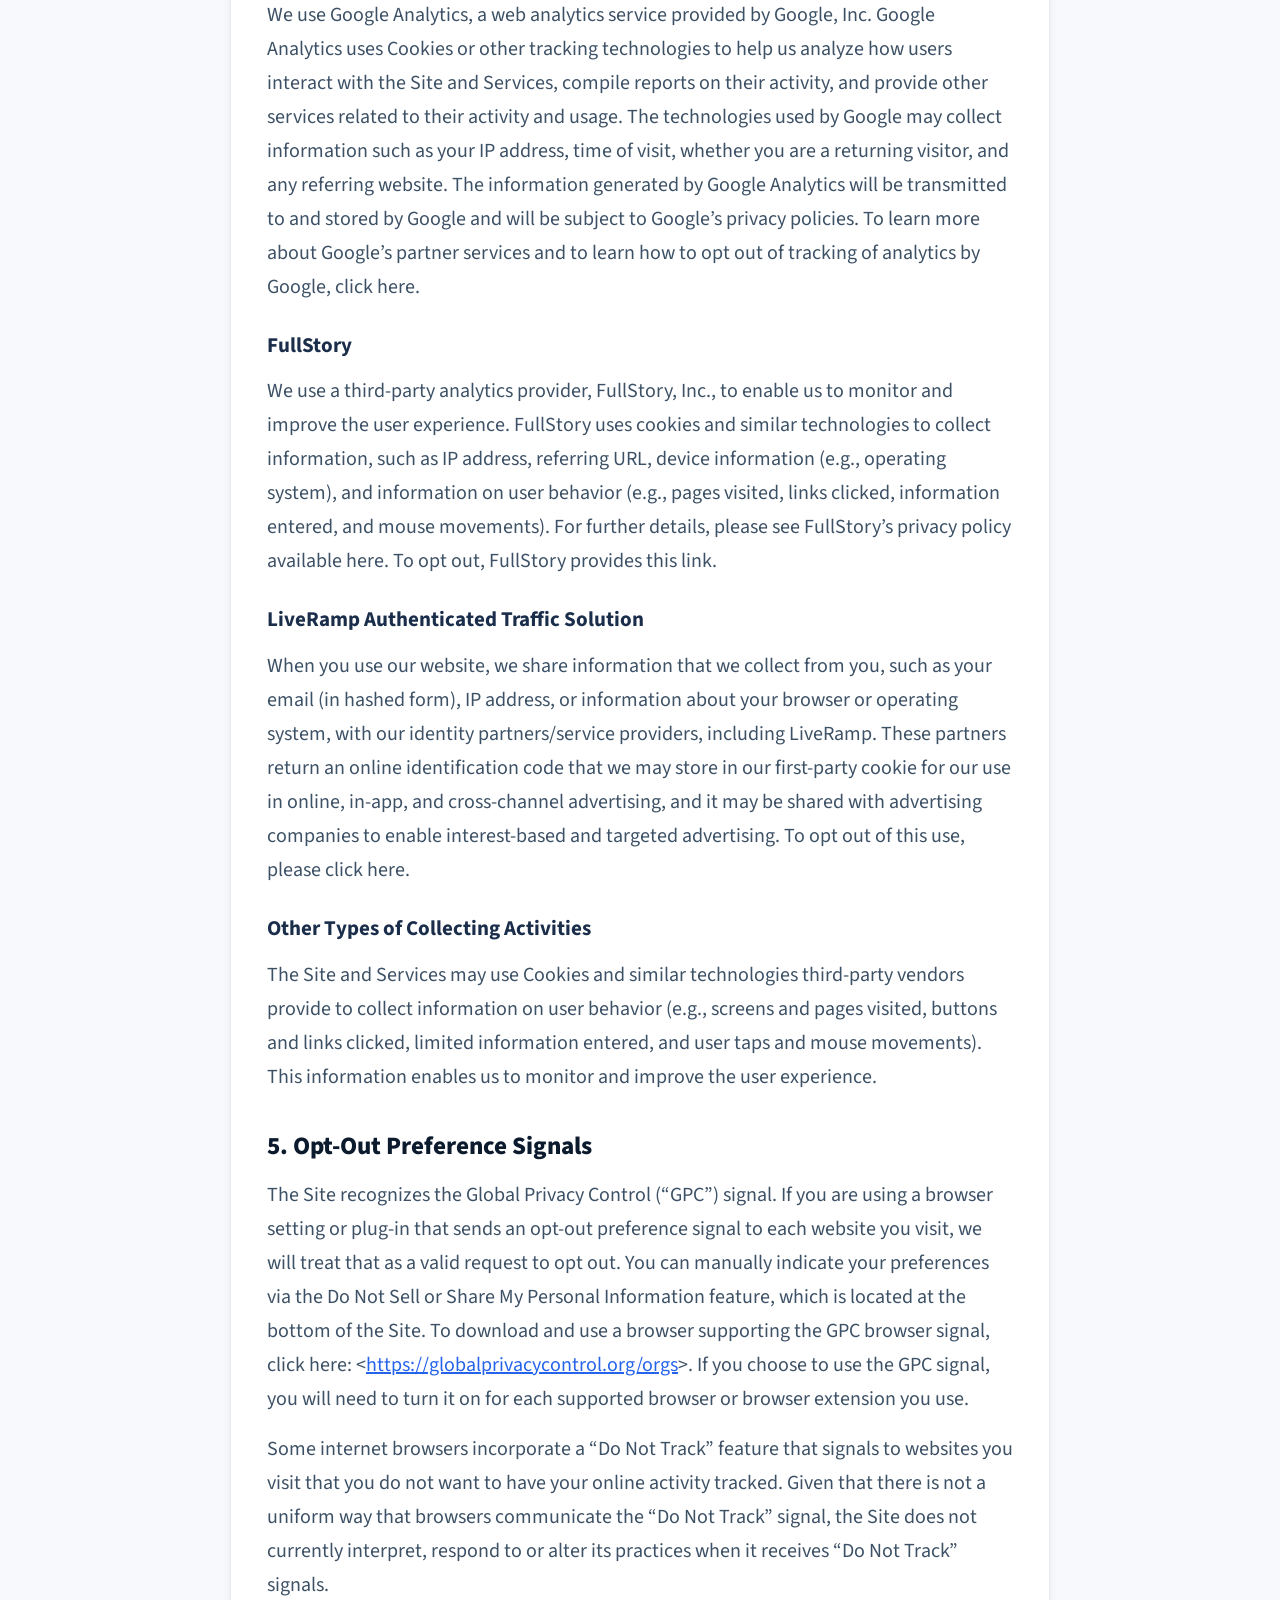
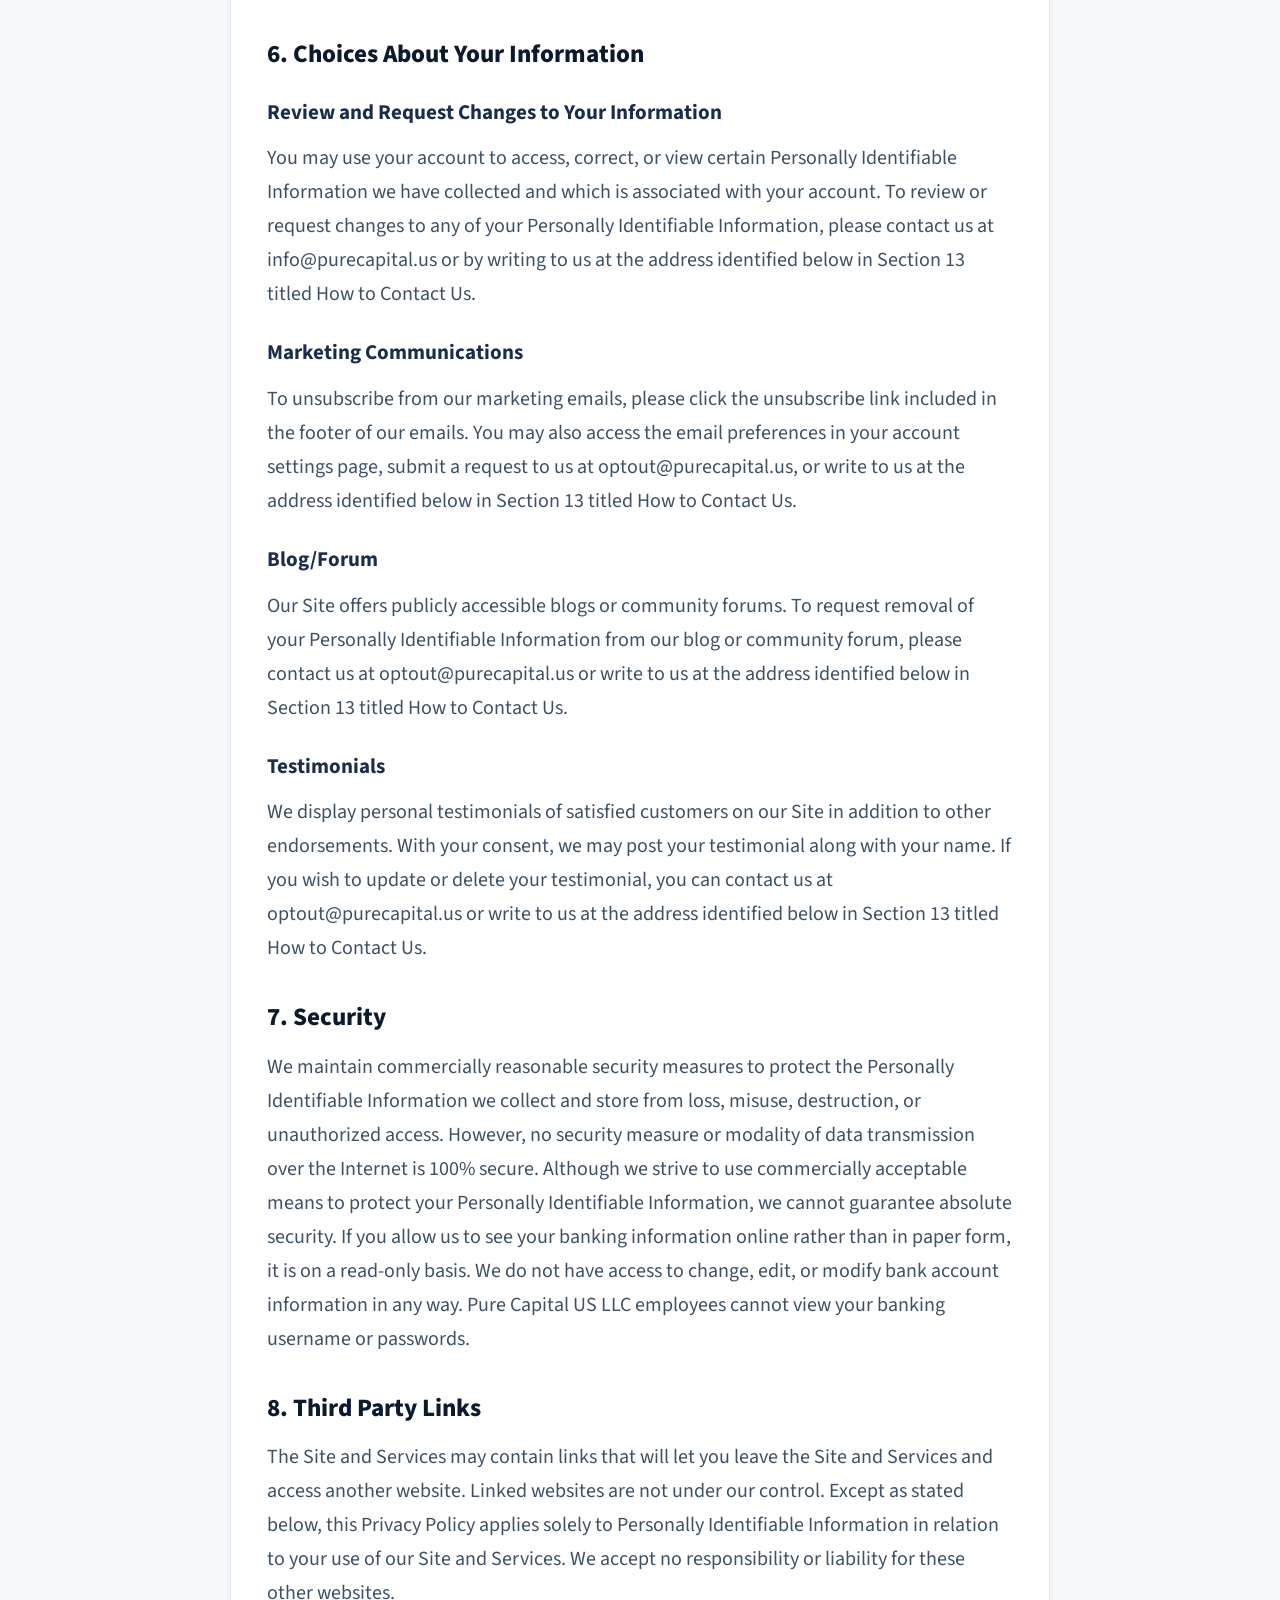
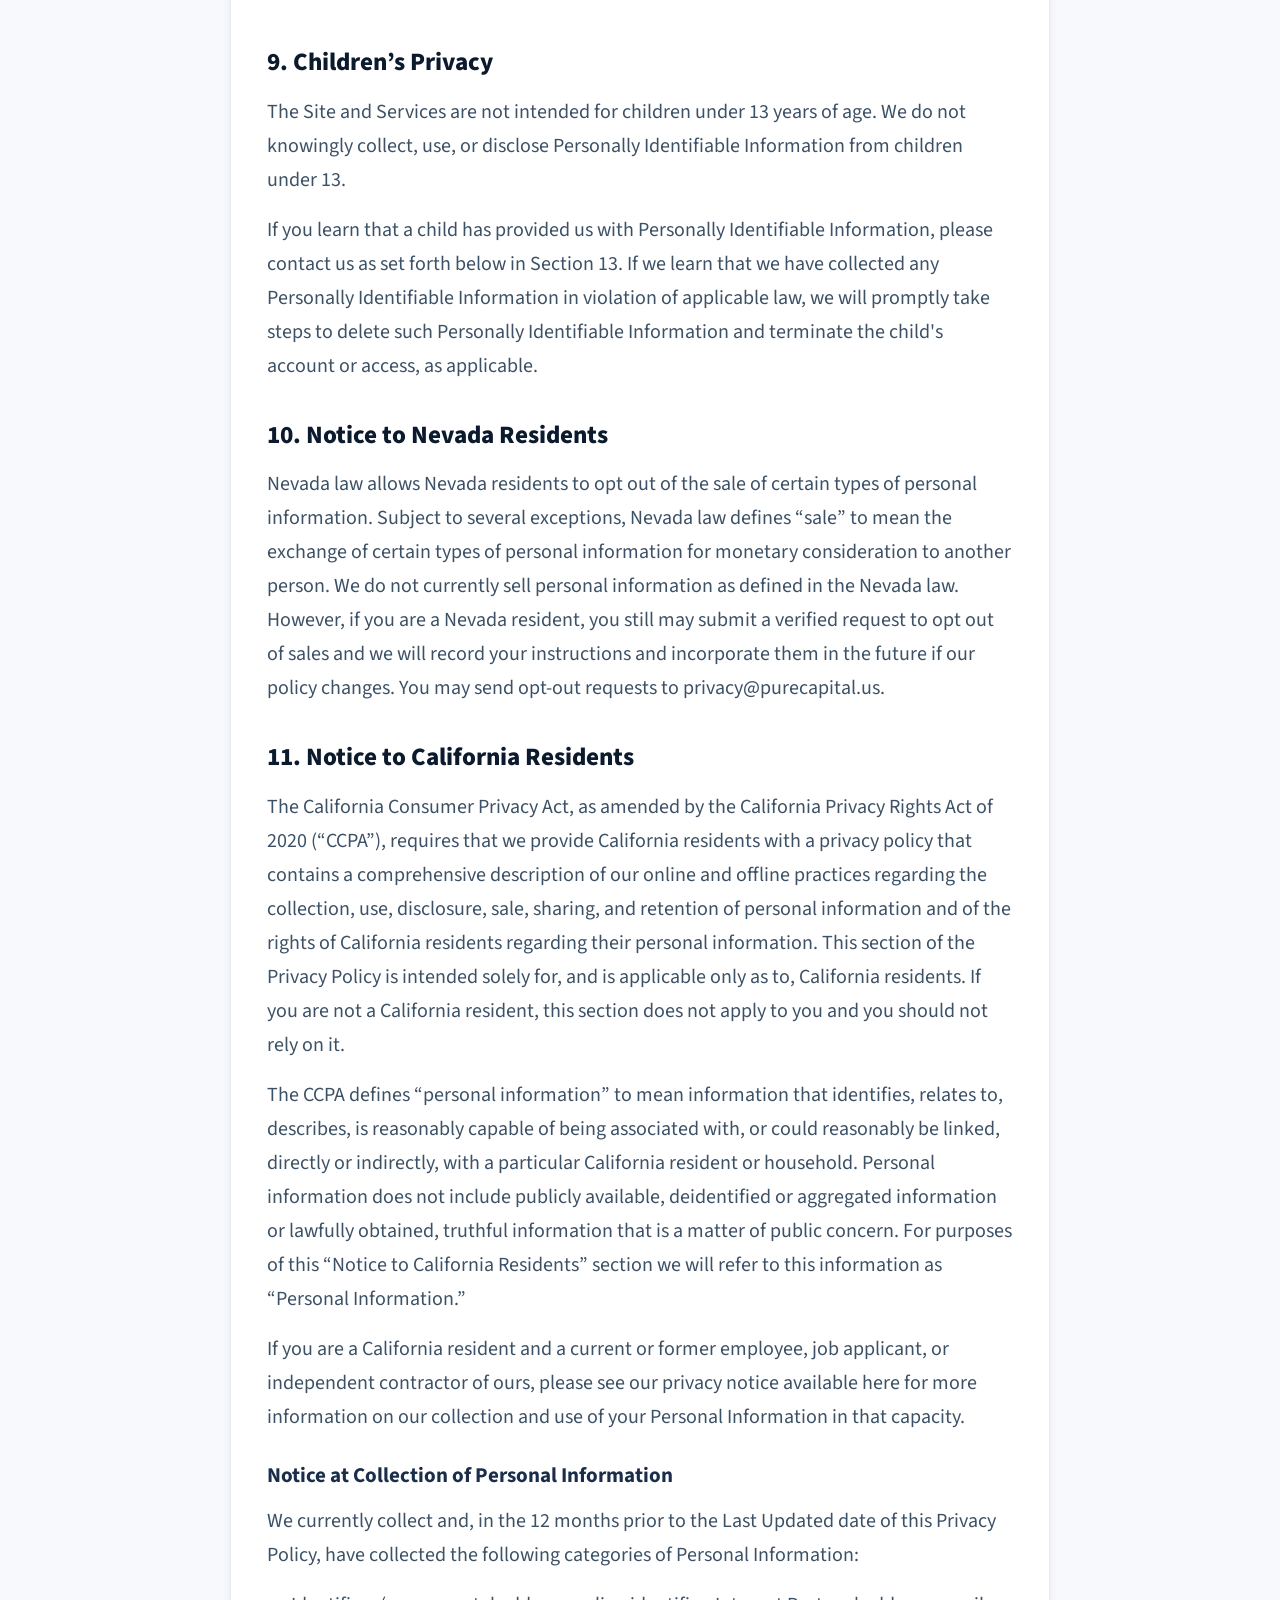
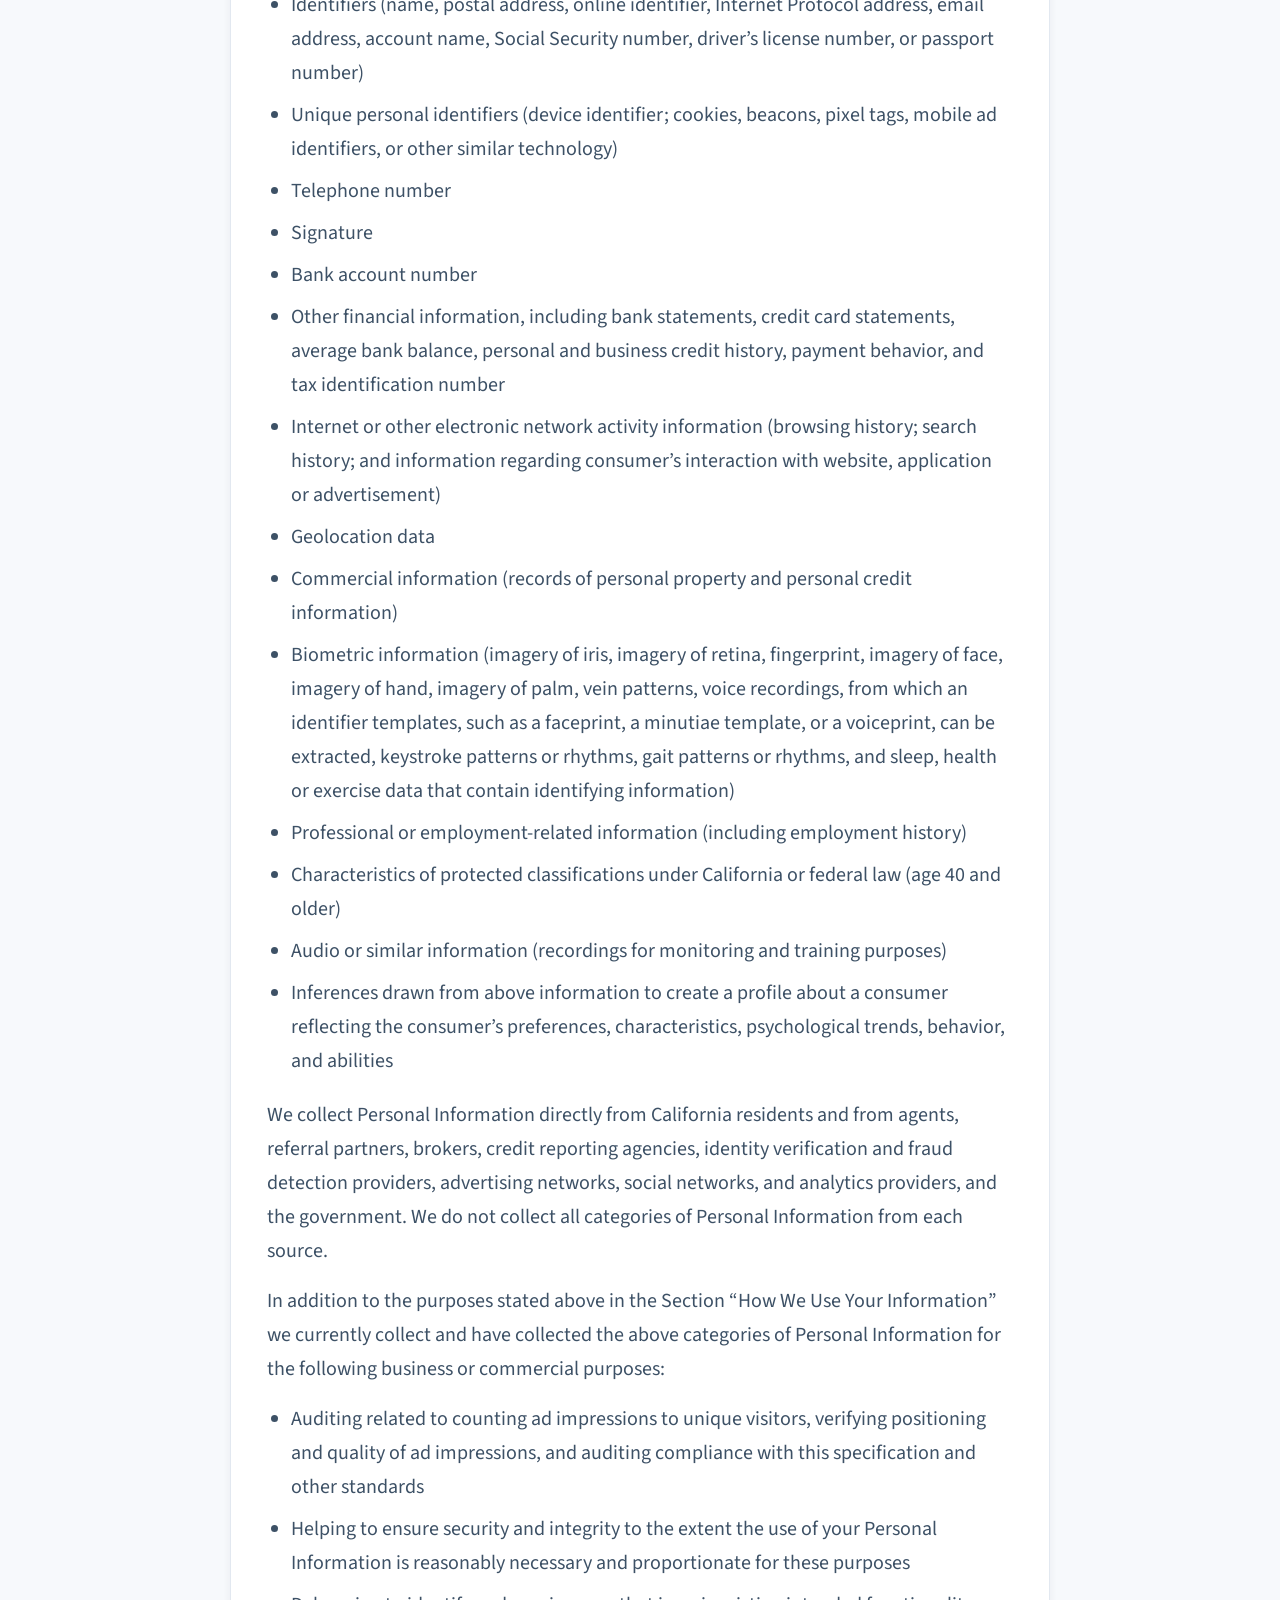
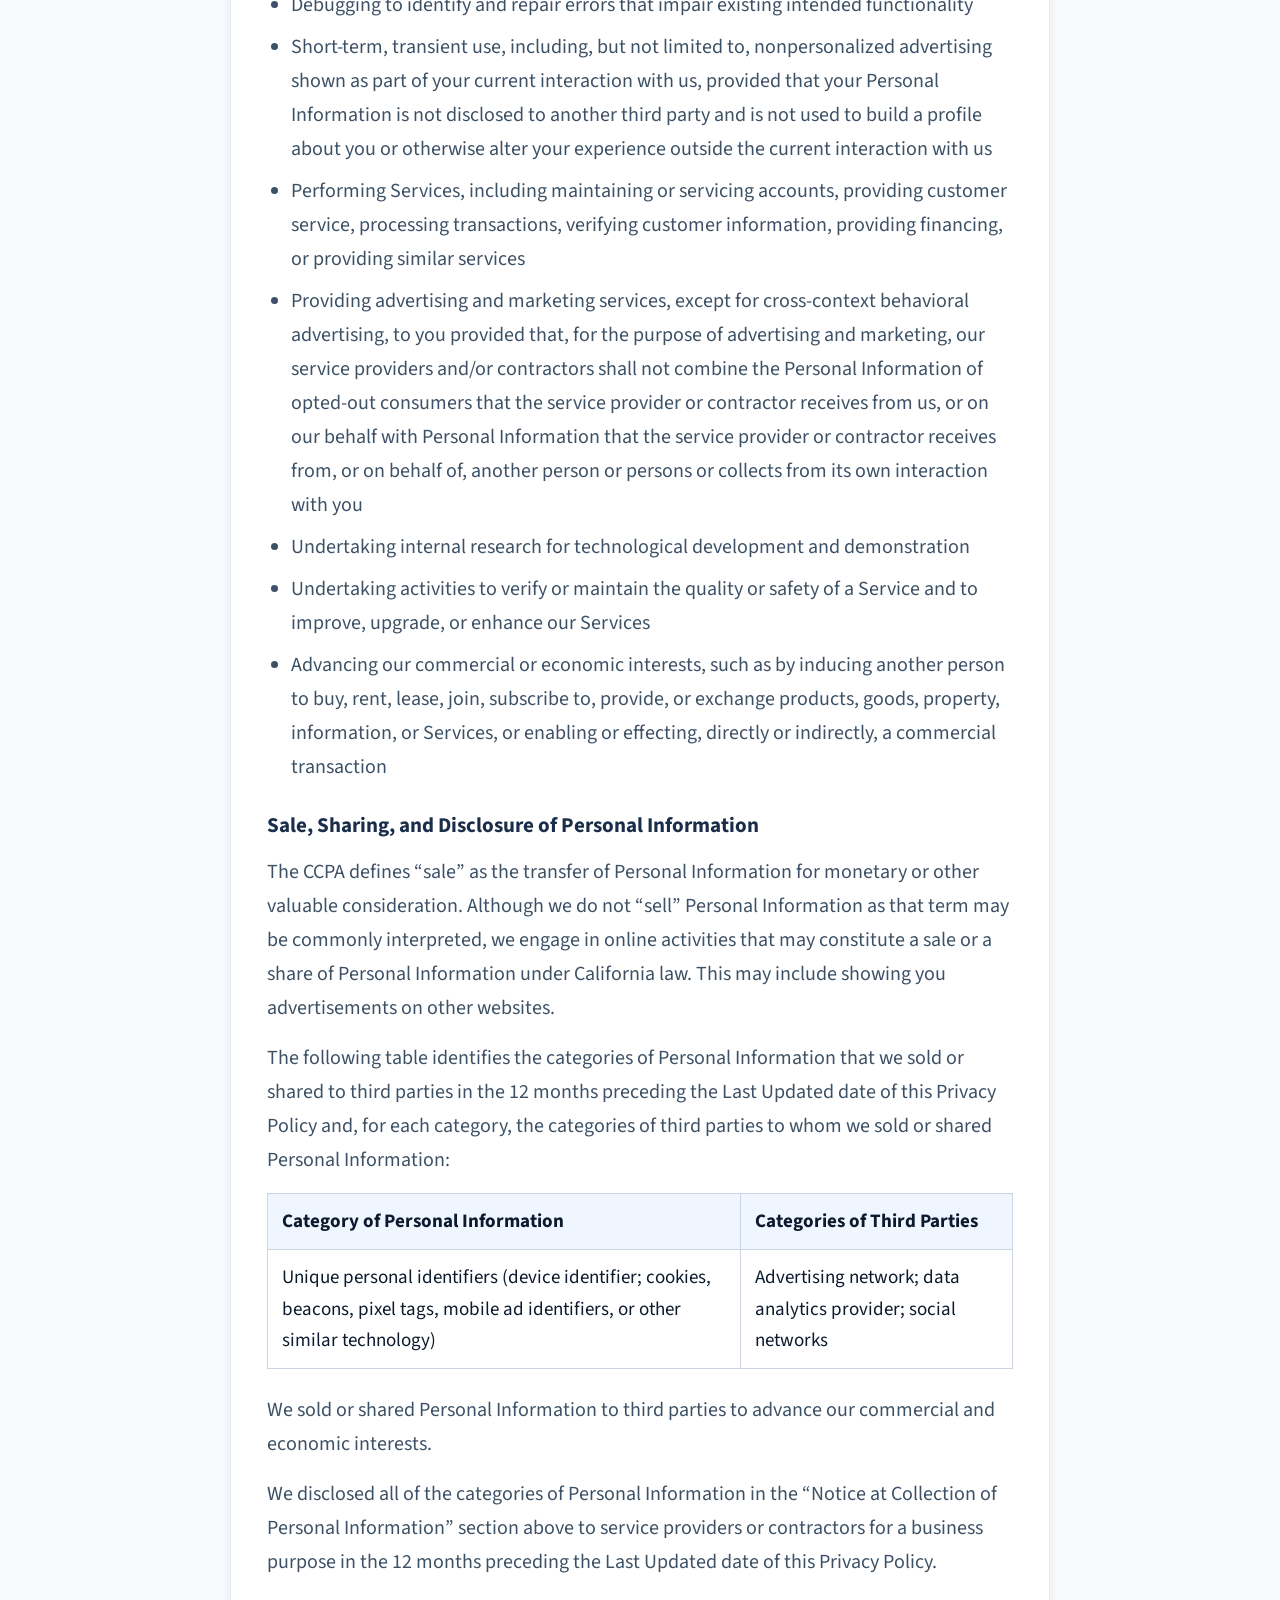
<file: privacy.html>
<!DOCTYPE html>
<html lang="en">
<head>
  <meta charset="UTF-8" />
  <meta name="viewport" content="width=device-width, initial-scale=1.0" />
  <title>Privacy Policy | Pure Capital US LLC</title>
  <meta name="description" content="Pure Capital US LLC privacy policy. Learn how we collect, use, and protect your personal and business information at purecapital.us." />
  <meta name="robots" content="index, follow" />
  <link rel="canonical" href="https://purecapital.us/privacy.html" />
  <meta name="author" content="Pure Capital US LLC" />
  <meta name="theme-color" content="#0c1a2e" />
  <link rel="icon" href="https://purecapital.us/assets/IMG_20260531_000449-removebg-preview.png" type="image/png" />
  <link rel="apple-touch-icon" href="https://purecapital.us/assets/IMG_20260531_000449-removebg-preview.png" />
  <meta property="og:type" content="website" />
  <meta property="og:site_name" content="Pure Capital" />
  <meta property="og:title" content="Privacy Policy | Pure Capital US LLC" />
  <meta property="og:description" content="Pure Capital US LLC privacy policy. Learn how we collect, use, and protect your personal and business information at purecapital.us." />
  <meta property="og:url" content="https://purecapital.us/privacy.html" />
  <meta property="og:image" content="https://purecapital.us/assets/banner.jpg" />
  <meta property="og:image:alt" content="Pure Capital business funding" />
  <meta property="og:locale" content="en_US" />
  <meta name="twitter:card" content="summary_large_image" />
  <meta name="twitter:title" content="Privacy Policy | Pure Capital US LLC" />
  <meta name="twitter:description" content="Pure Capital US LLC privacy policy. Learn how we collect, use, and protect your personal and business information at purecapital.us." />
  <meta name="twitter:image" content="https://purecapital.us/assets/banner.jpg" />
  <script type="application/ld+json">{"@context": "https://schema.org", "@graph": [{"@type": "Organization", "@id": "https://purecapital.us/#organization", "name": "Pure Capital US LLC", "url": "https://purecapital.us", "logo": "https://purecapital.us/assets/IMG_20260531_000449-removebg-preview.png", "image": "https://purecapital.us/assets/IMG_20260531_000449-removebg-preview.png", "telephone": "+1-347-201-2166", "email": "info@purecapital.us", "sameAs": ["https://x.com/purecapitalus", "https://instagram.com/purecapitalus"], "contactPoint": {"@type": "ContactPoint", "telephone": "+1-347-201-2166", "contactType": "customer service", "areaServed": "US", "availableLanguage": "English"}}, {"@type": "WebSite", "@id": "https://purecapital.us/#website", "url": "https://purecapital.us", "name": "Pure Capital", "publisher": {"@id": "https://purecapital.us/#organization"}, "inLanguage": "en-US"}, {"@type": "WebPage", "@id": "https://purecapital.us/privacy.html#webpage", "name": "Privacy Policy | Pure Capital US LLC", "url": "https://purecapital.us/privacy.html", "description": "Pure Capital US LLC privacy policy. Learn how we collect, use, and protect your personal and business information at purecapital.us.", "isPartOf": {"@id": "https://purecapital.us/#website"}, "about": {"@id": "https://purecapital.us/#organization"}, "inLanguage": "en-US"}]}</script>
  <link rel="preconnect" href="https://fonts.googleapis.com">
  <link rel="preconnect" href="https://fonts.gstatic.com" crossorigin>
  <link href="https://fonts.googleapis.com/css2?family=Source+Sans+3:wght@400;600;700;800&display=swap" rel="stylesheet">
  <link rel="stylesheet" href="style.css">
</head>
<body>
  <header class="site-header">
    <div class="header-container">
      <a href="index.html" class="logo">
        <img src="assets/IMG_20260531_000449-removebg-preview.png" alt="Pure Capital US LLC — business funding" width="180" height="52" />
      </a>
      <nav class="main-nav" aria-label="Main navigation">
        <ul>
          <li><a href="index.html">Home</a></li>
          <li><a href="apply.html">Apply</a></li>
          <li><a href="terms.html">Terms of Use</a></li>
        </ul>
      </nav>
      <div class="header-actions">
        <a href="apply.html" class="btn btn-primary">Apply Now</a>
      </div>
      <button class="menu-toggle" aria-label="Open menu" aria-expanded="false">
        <span></span><span></span><span></span>
      </button>
    </div>
  </header>
  <nav class="mobile-nav" aria-label="Mobile navigation">
    <ul>
      <li><a href="index.html">Home</a></li>
      <li><a href="apply.html">Apply</a></li>
      <li><a href="terms.html">Terms of Use</a></li>
    </ul>
  </nav>
  <main class="legal-page">
    <div class="legal-container">
      <p class="legal-lead">We take privacy seriously. At Pure Capital, we’re committed to keeping our customers’ information safe, and being transparent about how we collect and use the data from your account.</p>
      <h1>Privacy Policy</h1>
      <p class="legal-effective">Effective as of May 16, 2026 · Last updated May 16, 2026</p>
      <nav class="legal-toc" aria-label="Privacy Policy sections">
        <p><strong>This Privacy Policy covers the following topics:</strong></p>
        <ol>
          <li><a href="#section-1">Information We Collect</a></li>
          <li><a href="#section-2">How We Use Your Information</a></li>
          <li><a href="#section-3">How We Share Your Information</a></li>
          <li><a href="#section-4">Cookies and Other Tracking Technologies</a></li>
          <li><a href="#section-5">Opt-Out Preference Signals</a></li>
          <li><a href="#section-6">Choices About Your Information</a></li>
          <li><a href="#section-7">Security</a></li>
          <li><a href="#section-8">Third Party Links</a></li>
          <li><a href="#section-9">Children’s Privacy</a></li>
          <li><a href="#section-10">Notice to Nevada Residents</a></li>
          <li><a href="#section-11">Notice to California Residents</a></li>
          <li><a href="#section-12">Accessibility</a></li>
          <li><a href="#section-13">How to Contact Us</a></li>
        </ol>
      </nav>
<p class="legal-effective">Effective as of May 16, 2026</p>
<p class="legal-effective">Last updated May 16, 2026</p>
<h3>Introduction</h3>
<p>Pure Capital US LLC and its parents, subsidiaries, and affiliates (collectively, “Pure Capital,” “we,” “our,” or “us”) respect the privacy of your information.</p>
<p>This Privacy Policy is designed to assist you (any individual or business using this website and/or our Services) in understanding how we collect, use, share, and safeguard your information. This Privacy Policy applies to individuals who access this website and our mobile application (collectively, “Site”) and the products and services we provide (collectively, “Services”). Please also see our <a href="terms.html">Terms of Use</a> for information about how we use your information.</p>
<p>From time to time, we may change this Privacy Policy. If we make material changes, we will provide you with additional notice, such as adding a statement on the homepages of our Site or sending you a notification. Please review this Privacy Policy periodically.</p>
<h2 id="section-1">1. Information We Collect</h2>
<p>We collect Personally Identifiable Information from you through your use of the Site and Services. “Personally Identifiable Information” is information that is linked or reasonably linkable to an identified or identifiable individual. We collect the following types of Personally Identifiable Information:</p>
<h3>Information You Provide</h3>
<p>We may collect the following Personally Identifiable Information that you voluntarily provide to us in using our Site and Services for the following purposes:</p>
<ul><li><em>Apply for Financing.</em> To apply for financing with us, you will create an account with us and provide us with your name, email address, telephone number, and you will create a password for future logins. You will also provide us with your physical address, Social Security number, business information including business name, size, and type, and financial information including bank statements, credit card statements, average bank balance, personal and business credit history, payment behavior, bank account information, and tax identification number. We may also collect other information about you during the application process and while you have an account with us, including, but not limited to, your beneficial ownership information.\*</li><li><em>Chat.</em> If you use our chat feature, you will provide your name, phone number, and any other information you choose to provide in your message. Genesys provides our chat feature and may collect, record, and store the information you provide in the chat. Please review Genesys’ privacy policy available here.</li><li><em>Feedback.</em> During your interaction with us, any feedback you provide to us of any kind, including but not limited to reviews, comments, suggestions, ideas, survey responses, and other communications or opinions made via any medium (“Feedback”).</li></ul>
<p>\*When required in the U.S., we will collect information on the beneficial owners of our business customers for purposes of verifying their identity only. The U.S. Government implemented the beneficial ownership regulation to help deter financial crimes. By complying, we are doing our part in upholding the regulation to protect the financial system. Pursuant to our privacy policies and procedures, we will maintain beneficial ownership information in our system of record.</p>
<h3>Information as You Navigate Our Site</h3>
<p>We automatically collect certain Personally Identifiable Information through your use of the Site and Services, such as the following:</p>
<ul><li><em>Usage Information.</em> For example, the pages on the Site you access, the frequency of access, and what you click and view while on the Site.</li><li><em>Device Information.</em> For example, IP address, device ID, hardware model, operating system, application version number, and browser.</li><li><em>Mobile Device Information.</em> Information about whether the Site is accessed via a mobile device or tablet, the device type, and the carrier.</li><li><em>Location Information.</em> Location information from Site visitors on a city-regional basis.</li></ul>
<p>For more information on our cookie usage see our &quot;Cookies and Other Tracking Technologies&quot; section below.</p>
<h3>Third Party Information</h3>
<p>In some cases, we may receive certain Personally Identifiable Information from you about a third party. For example, as part of our chat feature, you may provide the name and phone number of a third party. If you submit any Personally Identifiable Information about another individual to us, you are responsible for making sure you have the authority to do so and to allow us to use their Personally Identifiable Information in accordance with this Privacy Policy.</p>
<h3>Third Party Sources</h3>
<p>To provide our Services, we may receive Personally Identifiable Information about you from third parties such as credit reporting agencies, identity verification and fraud detection providers, agents, referral partners, brokers, advertising networks, social networks, analytics providers, and the government. We may also receive Personally Identifiable Information about you from one of our partners, such as a loan broker or a lead generation partner.</p>
<h2 id="section-2">2. How We Use Your Information</h2>
<p>In addition, we use the Personally Identifiable Information we collect to provide the Services to you, to improve our Site and Services, and to protect our legal rights. We also may use the Personally Identifiable Information we collect to:</p>
<ul><li>Compile, save, use, and analyze your Personally Identifiable Information in both a personally identifiable form and as part of aggregated data;</li><li>Operate, maintain, improve, and provide to you the Services and to conduct our business activities, including our own credit products and referring you to third party small business lenders;</li><li>Verify your identity and conduct appropriate due diligence;</li><li>Register you as a user and identify you when you sign into your account;</li><li>Process your business’ application and determine whether or not your business qualifies for our products;</li><li>Service your business product account, including deducting automatic payments;</li><li>Communicate with you regarding your account, respond to customer service requests, send marketing communications, and send account update notifications;</li><li>Review and reshare your Feedback;</li><li>Conducts tests, research and analyses to better understand our customers;</li><li>Communicate with you about our Site or Services or to inform you of any changes to our Site or Services;</li><li>Provide support;</li><li>Maintain and improve our Site and Services;</li><li>Protect the security and integrity of our Site and Services;</li><li>Investigate, prevent, or take action regarding illegal activities, suspected fraud, situations involving potential threats to the physical safety of any person, or violations of our Terms of Use, and to otherwise fulfill our legal obligations;</li><li>Monitor compliance with and enforce this Privacy Policy and any other applicable agreements and policies;</li><li>Defend our legal rights and the rights of others;</li><li>Fulfill any other purposes for which you provide it, or any other purpose we deem necessary or appropriate;</li><li>Efficiently maintain our business;</li><li>Comply with applicable law;</li><li>Produce data analytics and reports containing de-identified summaries of Personally Identifiable Information and other information that is not Personally Identifiable Information (such information, “General Information”) that we share with business partners. General Information may include Personally Identifiable Information that has been aggregated and will not identify you.</li></ul>
<h2 id="section-3">3. How We Share Your Information</h2>
<p>We may share the Personally Identifiable Information that we collect about you in the following ways:</p>
<ul><li>With our parent companies, affiliates, and partners;</li><li>Third-party lenders, loan brokers, lead generation partners, and other business partners;</li><li>With vendors who perform data or Site-related services on our behalf (e.g., email, hosting, maintenance, backup, analysis, etc.);</li><li>With vendors to prepare, deploy and analyze advertising content;</li><li>To the extent that we are required to do so by law;</li><li>In connection with any legal proceedings or prospective legal proceedings;</li><li>To establish, exercise, or defend our or a third party’s legal rights, including providing information to others for the purposes of fraud prevention;</li><li>With any person who we reasonably believe may apply to a court or other competent authority for disclosure of that Personally Identifiable Information where, in our reasonable opinion, such court or authority would be reasonably likely to order disclosure of that Personally Identifiable Information;</li><li>With any other person or entity as part of any business or asset sale, equity transaction, merger, acquisition, bankruptcy, liquidation, or similar proceeding, or in preparation for any of these events and that person or entity may use your Personally Identifiable Information for their own purposes;</li><li>With any other person or entity where you consent to the disclosure; and</li><li>For any other purpose disclosed by us when you provide the Personally Identifiable Information, or for any other purpose we deem necessary, including to protect the health or safety of others.</li></ul>
<p>Sharing excludes text messaging originator opt-in data and consent; this information will not be shared with any third parties.</p>
<h2 id="section-4">4. Cookies and Other Tracking Technologies</h2>
<h3>How We Use Cookies</h3>
<p>Like many other companies, we use cookies and other tracking technologies (such as pixels and web beacons) (collectively, “Cookies”). Cookies are small files of information that are stored by your web browser software on your computer, mobile or other devices (e.g., smartphones or tablets).</p>
<p>We use Cookies to:</p>
<ul><li>Estimate audience size and usage patterns;</li><li>Understand and save your preferences for future visits, allowing us to customize the Site and Services to your individual needs;</li><li>Advertise new content and services that relate to your interests;</li><li>Keep track of advertisements and search engine results;</li><li>Compile aggregate data about site traffic and site interactions to resolve issues and offer better site experiences and tools in the future; and</li><li>Recognize when you return to the Site.</li></ul>
<p>We set some Cookies ourselves, while separate entities set other Cookies. We use Cookies other entities set to provide us with useful information, to help us improve our Site and Services, to conduct advertising, and to analyze the effectiveness of advertising. For example, we use Cookies from Google, Facebook and other similar companies.</p>
<h3>How You Can Opt Out of Cookies</h3>
<p>You can block Cookies by changing your Internet browser settings. You can find out more about Cookies and how to manage them by visiting www.AboutCookies.org or www.allaboutcookies.org.</p>
<p>_Platform Controls_</p>
<p>You can opt out of Cookies set by specific entities by following the instructions found at these links:</p>
<ul><li>Adobe: &lt;https://www.adobe.com/privacy/opt-out.html&gt;</li><li>Google: &lt;https://adssettings.google.com&gt;</li><li>Facebook: &lt;https://www.facebook.com/about/ads&gt;</li><li>LinkedIn: &lt;https://www.linkedin.com/psettings/guest-controls/retargeting-opt-out&gt;</li><li>Mixpanel: &lt;https://help.mixpanel.com/hc/en-us/articles/360001113426-Opt-Out-of-Tracking&gt;</li></ul>
<p>_Advertising Industry Resources_</p>
<p>You can understand which entities have currently enabled Cookies for your browser or mobile device and how to opt out of some of those Cookies by accessing the Network Advertising Initiative’s website or the Digital Advertising Alliance’s website. For more information on mobile specific opt-out choices, visit the Network Advertising Initiative’s Mobile Choices website.</p>
<p>Please note these opt-out mechanisms are specific to the device or browser on which they are exercised. Therefore, you will need to opt out on every browser and device that you use.</p>
<h3>Google Analytics</h3>
<p>We use Google Analytics, a web analytics service provided by Google, Inc. Google Analytics uses Cookies or other tracking technologies to help us analyze how users interact with the Site and Services, compile reports on their activity, and provide other services related to their activity and usage. The technologies used by Google may collect information such as your IP address, time of visit, whether you are a returning visitor, and any referring website. The information generated by Google Analytics will be transmitted to and stored by Google and will be subject to Google’s privacy policies. To learn more about Google’s partner services and to learn how to opt out of tracking of analytics by Google, click here.</p>
<h3>FullStory</h3>
<p>We use a third-party analytics provider, FullStory, Inc., to enable us to monitor and improve the user experience. FullStory uses cookies and similar technologies to collect information, such as IP address, referring URL, device information (e.g., operating system), and information on user behavior (e.g., pages visited, links clicked, information entered, and mouse movements). For further details, please see FullStory’s privacy policy available here. To opt out, FullStory provides this link.</p>
<h3>LiveRamp Authenticated Traffic Solution</h3>
<p>When you use our website, we share information that we collect from you, such as your email (in hashed form), IP address, or information about your browser or operating system, with our identity partners/service providers, including LiveRamp. These partners return an online identification code that we may store in our first-party cookie for our use in online, in-app, and cross-channel advertising, and it may be shared with advertising companies to enable interest-based and targeted advertising. To opt out of this use, please click here.</p>
<h3>Other Types of Collecting Activities</h3>
<p>The Site and Services may use Cookies and similar technologies third-party vendors provide to collect information on user behavior (e.g., screens and pages visited, buttons and links clicked, limited information entered, and user taps and mouse movements). This information enables us to monitor and improve the user experience.</p>
<h2 id="section-5">5. Opt-Out Preference Signals</h2>
<p>The Site recognizes the Global Privacy Control (“GPC”) signal. If you are using a browser setting or plug-in that sends an opt-out preference signal to each website you visit, we will treat that as a valid request to opt out. You can manually indicate your preferences via the Do Not Sell or Share My Personal Information feature, which is located at the bottom of the Site. To download and use a browser supporting the GPC browser signal, click here: &lt;<a href="https://globalprivacycontrol.org/orgs" target="_blank" rel="noopener noreferrer">https://globalprivacycontrol.org/orgs</a>&gt;. If you choose to use the GPC signal, you will need to turn it on for each supported browser or browser extension you use.</p>
<p>Some internet browsers incorporate a “Do Not Track” feature that signals to websites you visit that you do not want to have your online activity tracked. Given that there is not a uniform way that browsers communicate the “Do Not Track” signal, the Site does not currently interpret, respond to or alter its practices when it receives “Do Not Track” signals.</p>
<h2 id="section-6">6. Choices About Your Information</h2>
<h3>Review and Request Changes to Your Information</h3>
<p>You may use your account to access, correct, or view certain Personally Identifiable Information we have collected and which is associated with your account. To review or request changes to any of your Personally Identifiable Information, please contact us at info@purecapital.us or by writing to us at the address identified below in Section 13 titled How to Contact Us.</p>
<h3>Marketing Communications</h3>
<p>To unsubscribe from our marketing emails, please click the unsubscribe link included in the footer of our emails. You may also access the email preferences in your account settings page, submit a request to us at optout@purecapital.us, or write to us at the address identified below in Section 13 titled How to Contact Us.</p>
<h3>Blog/Forum</h3>
<p>Our Site offers publicly accessible blogs or community forums. To request removal of your Personally Identifiable Information from our blog or community forum, please contact us at optout@purecapital.us or write to us at the address identified below in Section 13 titled How to Contact Us.</p>
<h3>Testimonials</h3>
<p>We display personal testimonials of satisfied customers on our Site in addition to other endorsements. With your consent, we may post your testimonial along with your name. If you wish to update or delete your testimonial, you can contact us at optout@purecapital.us or write to us at the address identified below in Section 13 titled How to Contact Us.</p>
<h2 id="section-7">7. Security</h2>
<p>We maintain commercially reasonable security measures to protect the Personally Identifiable Information we collect and store from loss, misuse, destruction, or unauthorized access. However, no security measure or modality of data transmission over the Internet is 100% secure. Although we strive to use commercially acceptable means to protect your Personally Identifiable Information, we cannot guarantee absolute security. If you allow us to see your banking information online rather than in paper form, it is on a read-only basis. We do not have access to change, edit, or modify bank account information in any way. Pure Capital US LLC employees cannot view your banking username or passwords.</p>
<h2 id="section-8">8. Third Party Links</h2>
<p>The Site and Services may contain links that will let you leave the Site and Services and access another website. Linked websites are not under our control. Except as stated below, this Privacy Policy applies solely to Personally Identifiable Information in relation to your use of our Site and Services. We accept no responsibility or liability for these other websites.</p>
<h2 id="section-9">9. Children’s Privacy</h2>
<p>The Site and Services are not intended for children under 13 years of age. We do not knowingly collect, use, or disclose Personally Identifiable Information from children under 13.</p>
<p>If you learn that a child has provided us with Personally Identifiable Information, please contact us as set forth below in Section 13. If we learn that we have collected any Personally Identifiable Information in violation of applicable law, we will promptly take steps to delete such Personally Identifiable Information and terminate the child&#x27;s account or access, as applicable.</p>
<h2 id="section-10">10. Notice to Nevada Residents</h2>
<p>Nevada law allows Nevada residents to opt out of the sale of certain types of personal information. Subject to several exceptions, Nevada law defines “sale” to mean the exchange of certain types of personal information for monetary consideration to another person. We do not currently sell personal information as defined in the Nevada law. However, if you are a Nevada resident, you still may submit a verified request to opt out of sales and we will record your instructions and incorporate them in the future if our policy changes. You may send opt-out requests to privacy@purecapital.us.</p>
<h2 id="section-11">11. Notice to California Residents</h2>
<p>The California Consumer Privacy Act, as amended by the California Privacy Rights Act of 2020 (“CCPA”), requires that we provide California residents with a privacy policy that contains a comprehensive description of our online and offline practices regarding the collection, use, disclosure, sale, sharing, and retention of personal information and of the rights of California residents regarding their personal information. This section of the Privacy Policy is intended solely for, and is applicable only as to, California residents. If you are not a California resident, this section does not apply to you and you should not rely on it.</p>
<p>The CCPA defines “personal information” to mean information that identifies, relates to, describes, is reasonably capable of being associated with, or could reasonably be linked, directly or indirectly, with a particular California resident or household. Personal information does not include publicly available, deidentified or aggregated information or lawfully obtained, truthful information that is a matter of public concern. For purposes of this “Notice to California Residents” section we will refer to this information as “Personal Information.”</p>
<p>If you are a California resident and a current or former employee, job applicant, or independent contractor of ours, please see our privacy notice available here for more information on our collection and use of your Personal Information in that capacity.</p>
<h3>Notice at Collection of Personal Information</h3>
<p>We currently collect and, in the 12 months prior to the Last Updated date of this Privacy Policy, have collected the following categories of Personal Information:</p>
<ul><li>Identifiers (name, postal address, online identifier, Internet Protocol address, email address, account name, Social Security number, driver’s license number, or passport number)</li><li>Unique personal identifiers (device identifier; cookies, beacons, pixel tags, mobile ad identifiers, or other similar technology)</li><li>Telephone number</li><li>Signature</li><li>Bank account number</li><li>Other financial information, including bank statements, credit card statements, average bank balance, personal and business credit history, payment behavior, and tax identification number</li><li>Internet or other electronic network activity information (browsing history; search history; and information regarding consumer’s interaction with website, application or advertisement)</li><li>Geolocation data</li><li>Commercial information (records of personal property and personal credit information)</li><li>Biometric information (imagery of iris, imagery of retina, fingerprint, imagery of face, imagery of hand, imagery of palm, vein patterns, voice recordings, from which an identifier templates, such as a faceprint, a minutiae template, or a voiceprint, can be extracted, keystroke patterns or rhythms, gait patterns or rhythms, and sleep, health or exercise data that contain identifying information)</li><li>Professional or employment-related information (including employment history)</li><li>Characteristics of protected classifications under California or federal law (age 40 and older)</li><li>Audio or similar information (recordings for monitoring and training purposes)</li><li>Inferences drawn from above information to create a profile about a consumer reflecting the consumer’s preferences, characteristics, psychological trends, behavior, and abilities</li></ul>
<p>We collect Personal Information directly from California residents and from agents, referral partners, brokers, credit reporting agencies, identity verification and fraud detection providers, advertising networks, social networks, and analytics providers, and the government. We do not collect all categories of Personal Information from each source.</p>
<p>In addition to the purposes stated above in the Section “How We Use Your Information” we currently collect and have collected the above categories of Personal Information for the following business or commercial purposes:</p>
<ul><li>Auditing related to counting ad impressions to unique visitors, verifying positioning and quality of ad impressions, and auditing compliance with this specification and other standards</li><li>Helping to ensure security and integrity to the extent the use of your Personal Information is reasonably necessary and proportionate for these purposes</li><li>Debugging to identify and repair errors that impair existing intended functionality</li><li>Short-term, transient use, including, but not limited to, nonpersonalized advertising shown as part of your current interaction with us, provided that your Personal Information is not disclosed to another third party and is not used to build a profile about you or otherwise alter your experience outside the current interaction with us</li><li>Performing Services, including maintaining or servicing accounts, providing customer service, processing transactions, verifying customer information, providing financing, or providing similar services</li><li>Providing advertising and marketing services, except for cross-context behavioral advertising, to you provided that, for the purpose of advertising and marketing, our service providers and/or contractors shall not combine the Personal Information of opted-out consumers that the service provider or contractor receives from us, or on our behalf with Personal Information that the service provider or contractor receives from, or on behalf of, another person or persons or collects from its own interaction with you</li><li>Undertaking internal research for technological development and demonstration</li><li>Undertaking activities to verify or maintain the quality or safety of a Service and to improve, upgrade, or enhance our Services</li><li>Advancing our commercial or economic interests, such as by inducing another person to buy, rent, lease, join, subscribe to, provide, or exchange products, goods, property, information, or Services, or enabling or effecting, directly or indirectly, a commercial transaction</li></ul>
<h3>Sale, Sharing, and Disclosure of Personal Information</h3>
<p>The CCPA defines “sale” as the transfer of Personal Information for monetary or other valuable consideration. Although we do not “sell” Personal Information as that term may be commonly interpreted, we engage in online activities that may constitute a sale or a share of Personal Information under California law. This may include showing you advertisements on other websites.</p>
<p>The following table identifies the categories of Personal Information that we sold or shared to third parties in the 12 months preceding the Last Updated date of this Privacy Policy and, for each category, the categories of third parties to whom we sold or shared Personal Information:</p>
<table class="legal-table"><thead><tr>
<th>Category of Personal Information</th>
<th>Categories of Third Parties</th>
</tr></thead><tbody>
<tr>
<td>Unique personal identifiers (device identifier; cookies, beacons, pixel tags, mobile ad identifiers, or other similar technology)</td>
<td>Advertising network; data analytics provider; social networks</td>
</tr>
</tbody></table>
<p>We sold or shared Personal Information to third parties to advance our commercial and economic interests.</p>
<p>We disclosed all of the categories of Personal Information in the “Notice at Collection of Personal Information” section above to service providers or contractors for a business purpose in the 12 months preceding the Last Updated date of this Privacy Policy.</p>
<p>We disclosed Personal Information for the following business or commercial purposes:</p>
<ul><li>Helping to ensure security and integrity to the extent the use of your Personal Information is reasonably necessary and proportionate for these purposes</li><li>Performing services, including maintaining or servicing accounts, providing customer service, processing or fulfilling transactions, verifying customer information, processing payments, and providing financing</li><li>Advancing our commercial or economic interests</li></ul>
<p>We do not knowingly collect, sell, or share the Personal Information of consumers under 16 years of age. We do not collect or process sensitive personal information for purposes other than those the CCPA and its regulations allow for.</p>
<h3>Retention of Personal Information</h3>
<p>We retain your Personal Information for as long as your account is active or as necessary to fulfill the purposes for which we collect it, such as to provide you with the product or Service you have requested, and for the purpose of satisfying any legal, accounting, contractual, or reporting requirements that apply to us.</p>
<h3>Your Rights</h3>
<p>If you are a California resident, you have the following rights with respect to your Personal Information:</p>
<p>1. The right to know what Personal Information we have collected about you, including the categories of Personal Information, the categories of sources from which we collected Personal Information, the business or commercial purpose for collecting, selling or sharing Personal Information (if applicable), the categories of third parties to whom we disclose Personal Information (if applicable), and the specific pieces of Personal Information we collected about you;</p>
<ol><li>The right to delete Personal Information that we collected from you, subject to certain exceptions;</li><li>The right to correct inaccurate Personal Information that we maintain about you;</li><li>If we sell or share Personal Information, the right to opt out of the sale or sharing;</li><li>If we use or disclose sensitive Personal Information for purposes other than those allowed by the CCPA and its regulations, the right to limit our use or disclosure; and</li><li>The right not to be retaliated against for exercising the privacy rights the CCPA confers.</li></ol>
<p>How to Submit a Request to Know, Delete, and/or Correct</p>
<p>You may submit a request to know, delete, and/or correct by emailing us at privacy@purecapital.us or by calling us toll free at (347) 201-2166.</p>
<p>If you are submitting a request on behalf of a California resident, please submit the request through one of the designated methods discussed above. After submitting the request, we will require additional information to verify your authority to act on behalf of the California resident.</p>
<p>_Our Process for Verifying a Request to Know, Delete, and/or Correct_</p>
<p>We will comply with your request upon verification of your identity and, to the extent applicable, the identity of the California resident on whose behalf you are making such request.</p>
<p>We will verify your identity either to a “reasonable degree of certainty” or a “reasonably high degree of certainty” depending on the sensitivity of the Personal Information and the risk of harm to you by unauthorized disclosure, deletion, or correction as applicable.</p>
<h3>Right to Opt Out of Sale or Sharing of Personal Information</h3>
<p>If you are a California resident, you have the right to direct us to stop selling or sharing your Personal Information.</p>
<p>You may submit a request to opt out of sales or sharing by clicking on our website footer feature titled: &quot;Do Not Sell or Share My Personal Information.&quot; If you have enabled privacy controls on your browser (such as a plugin), we will also treat that as a valid request to opt out. Please see the &quot;**Opt-Out Preference Signals**&quot; section above for more information.</p>
<h3>Shine the Light Law</h3>
<p>We do not disclose Personal Information obtained through our Site or Services to third parties for their direct marketing purposes. Accordingly, we have no obligations under California Civil Code § 1798.83.</p>
<h2 id="section-12">12. Accessibility</h2>
<p>We are committed to ensuring this Privacy Policy is accessible to individuals with disabilities. If you wish to access this Privacy Policy in an alternative format, please contact us as described below.</p>
<h2 id="section-13">13. How to Contact Us</h2>
<p>To contact us for questions or concerns about our privacy policies or practices, email info@purecapital.us or call (347) 201-2166, Monday–Friday, 8 a.m.–6 p.m. ET.</p>
<p>Pure Capital US LLC</p>
    </div>
  </main>
  <footer class="site-footer">
    <div class="footer-bottom">
      <div class="footer-container">
        <p>&copy; 2026 Pure Capital US LLC. <a href="privacy.html">Privacy Policy</a> · <a href="terms.html">Terms of Use</a></p>
      </div>
    </div>
  </footer>
  <script src="main.js"></script>
</body>
</html>
</file>
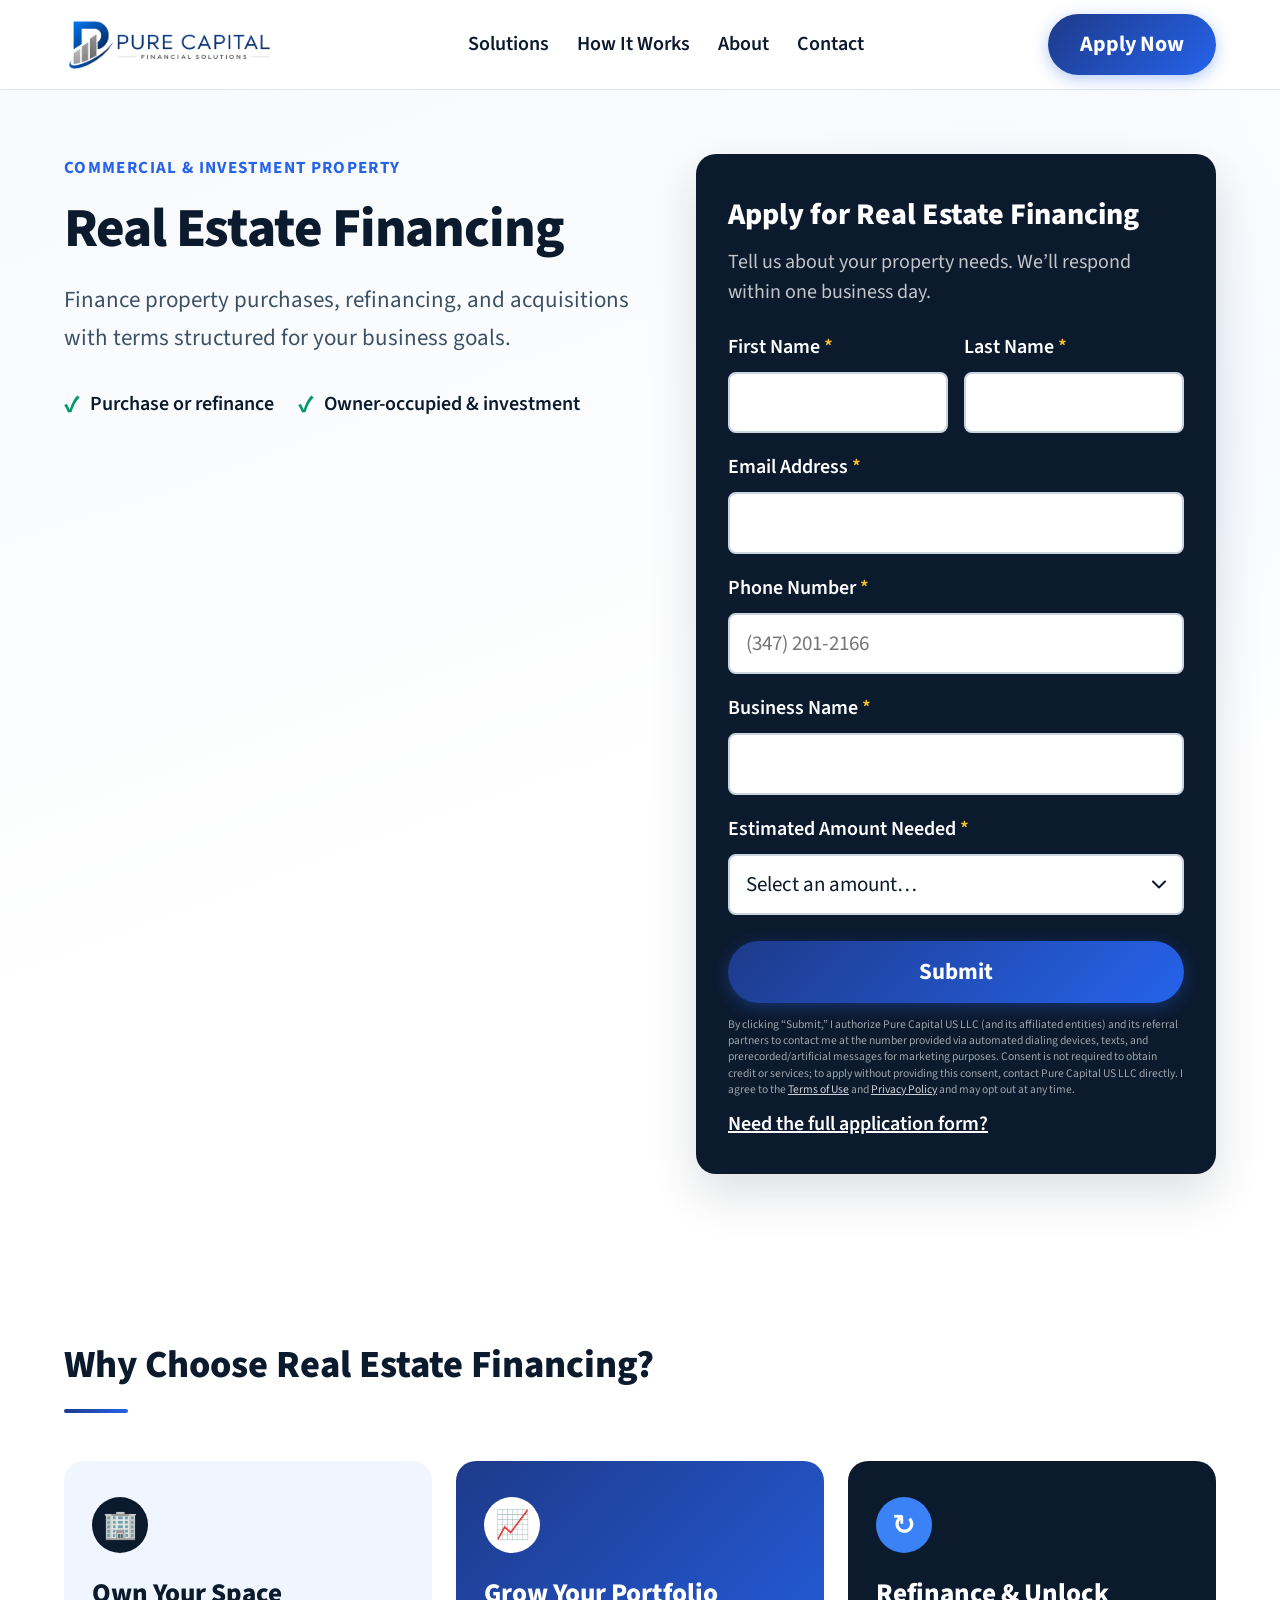
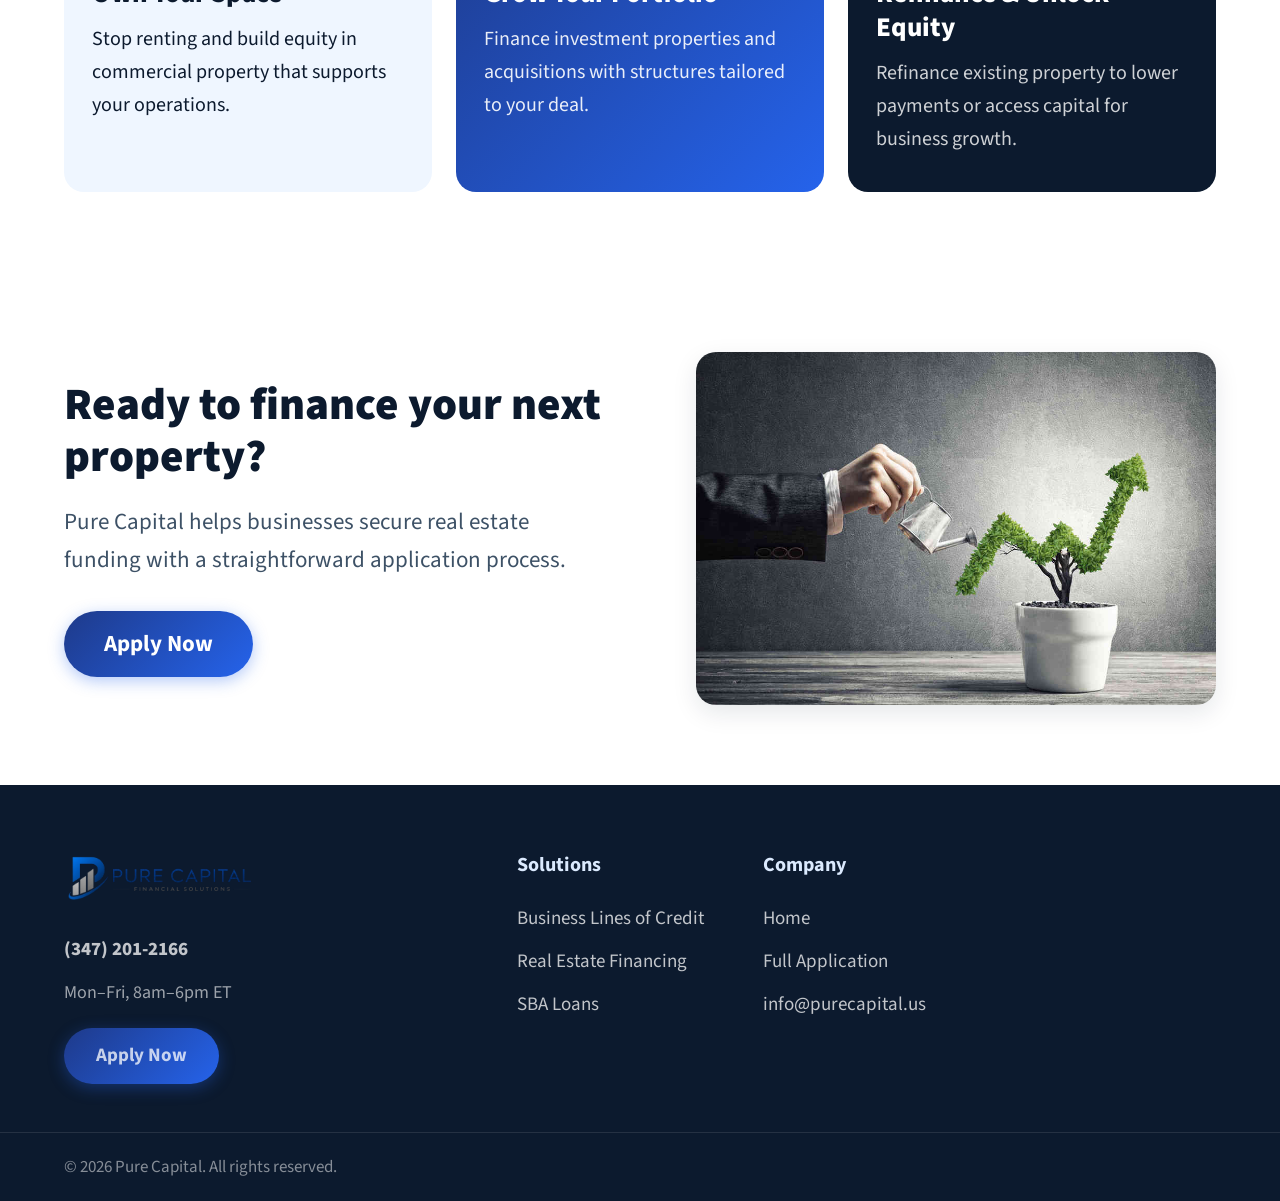
<file: real-estate-financing.html>
<!DOCTYPE html>
<html lang="en">
<head>
  <meta charset="UTF-8" />
  <meta name="viewport" content="width=device-width, initial-scale=1.0" />
  <title>Real Estate Financing | Pure Capital US LLC</title>
  <meta name="description" content="Commercial and investment real estate financing from Pure Capital US LLC. Purchase, refinance, or grow your property portfolio. Apply online." />
  <meta name="robots" content="index, follow" />
  <link rel="canonical" href="https://purecapital.us/real-estate-financing.html" />
  <meta name="author" content="Pure Capital US LLC" />
  <meta name="theme-color" content="#0c1a2e" />
  <link rel="icon" href="https://purecapital.us/assets/IMG_20260531_000449-removebg-preview.png" type="image/png" />
  <link rel="apple-touch-icon" href="https://purecapital.us/assets/IMG_20260531_000449-removebg-preview.png" />
  <meta property="og:type" content="website" />
  <meta property="og:site_name" content="Pure Capital" />
  <meta property="og:title" content="Real Estate Financing | Pure Capital US LLC" />
  <meta property="og:description" content="Commercial and investment real estate financing from Pure Capital US LLC. Purchase, refinance, or grow your property portfolio. Apply online." />
  <meta property="og:url" content="https://purecapital.us/real-estate-financing.html" />
  <meta property="og:image" content="https://purecapital.us/assets/banner.jpg" />
  <meta property="og:image:alt" content="Pure Capital business funding" />
  <meta property="og:locale" content="en_US" />
  <meta name="twitter:card" content="summary_large_image" />
  <meta name="twitter:title" content="Real Estate Financing | Pure Capital US LLC" />
  <meta name="twitter:description" content="Commercial and investment real estate financing from Pure Capital US LLC. Purchase, refinance, or grow your property portfolio. Apply online." />
  <meta name="twitter:image" content="https://purecapital.us/assets/banner.jpg" />
  <script type="application/ld+json">{"@context": "https://schema.org", "@graph": [{"@type": "Organization", "@id": "https://purecapital.us/#organization", "name": "Pure Capital US LLC", "url": "https://purecapital.us", "logo": "https://purecapital.us/assets/IMG_20260531_000449-removebg-preview.png", "image": "https://purecapital.us/assets/IMG_20260531_000449-removebg-preview.png", "telephone": "+1-347-201-2166", "email": "info@purecapital.us", "sameAs": ["https://x.com/purecapitalus", "https://instagram.com/purecapitalus"], "contactPoint": {"@type": "ContactPoint", "telephone": "+1-347-201-2166", "contactType": "customer service", "areaServed": "US", "availableLanguage": "English"}}, {"@type": "WebSite", "@id": "https://purecapital.us/#website", "url": "https://purecapital.us", "name": "Pure Capital", "publisher": {"@id": "https://purecapital.us/#organization"}, "inLanguage": "en-US"}, {"@type": "Service", "name": "Real Estate Financing", "url": "https://purecapital.us/real-estate-financing.html", "provider": {"@id": "https://purecapital.us/#organization"}, "areaServed": {"@type": "Country", "name": "United States"}, "description": "Commercial and investment real estate financing from Pure Capital US LLC. Purchase, refinance, or grow your property portfolio. Apply online."}, {"@type": "BreadcrumbList", "@id": "https://purecapital.us/real-estate-financing.html#breadcrumb", "itemListElement": [{"@type": "ListItem", "position": 1, "name": "Home", "item": "https://purecapital.us/"}, {"@type": "ListItem", "position": 2, "name": "Real Estate Financing", "item": "https://purecapital.us/real-estate-financing.html"}]}]}</script>
  <link rel="preconnect" href="https://fonts.googleapis.com">
  <link rel="preconnect" href="https://fonts.gstatic.com" crossorigin>
  <link href="https://fonts.googleapis.com/css2?family=Source+Sans+3:wght@400;600;700;800&display=swap" rel="stylesheet">
  <link rel="stylesheet" href="style.css">
</head>
<body>

  <a href="#apply" class="skip-link">Skip to application</a>

  <header class="site-header">
    <div class="header-container">
      <a href="index.html" class="logo">
        <img src="assets/IMG_20260531_000449-removebg-preview.png" alt="Pure Capital US LLC — business funding" width="180" height="56" />
      </a>
      <nav class="main-nav" aria-label="Main navigation">
        <ul>
          <li><a href="index.html#solutions">Solutions</a></li>
          <li><a href="index.html#process">How It Works</a></li>
          <li><a href="index.html#about">About</a></li>
          <li><a href="#contact">Contact</a></li>
        </ul>
      </nav>
      <div class="header-actions">
        <a href="#apply" class="btn btn-primary">Apply Now</a>
      </div>
      <button class="menu-toggle" aria-label="Open menu" aria-expanded="false">
        <span></span><span></span><span></span>
      </button>
    </div>
  </header>

  <nav class="mobile-nav" aria-label="Mobile navigation">
    <ul>
      <li><a href="index.html#solutions">Solutions</a></li>
      <li><a href="#apply">Apply Now</a></li>
      <li><a href="#contact">Contact</a></li>
    </ul>
  </nav>

  <main id="main-content">
  <section class="hero inner-hero" id="apply">
    <div class="hero-container">
      <div class="hero-content">
        <span class="eyebrow">Commercial &amp; Investment Property</span>
        <h1>Real Estate Financing</h1>
        <p>Finance property purchases, refinancing, and acquisitions with terms structured for your business goals.</p>
        <div class="trust-marks">
          <div class="trust-item"><span class="check" aria-hidden="true">✓</span> Purchase or refinance</div>
          <div class="trust-item"><span class="check" aria-hidden="true">✓</span> Owner-occupied &amp; investment</div>
        </div>
      </div>

      <div class="hero-form-wrapper">
        <div class="form-card">
          <h2>Apply for Real Estate Financing</h2>
          <p class="form-subtitle">Tell us about your property needs. We’ll respond within one business day.</p>
          <div class="form-message" role="alert"></div>
          <form class="application-form" action="process.php" method="POST" novalidate>
            <input type="hidden" name="source_page" value="real-estate-financing.html" />
            <input type="hidden" name="loan_type" value="Real Estate Financing" />

            <div class="form-row">
              <div class="form-group">
                <label for="first_name">First Name <span class="required">*</span></label>
                <input type="text" id="first_name" name="first_name" required autocomplete="given-name" />
              </div>
              <div class="form-group">
                <label for="last_name">Last Name <span class="required">*</span></label>
                <input type="text" id="last_name" name="last_name" required autocomplete="family-name" />
              </div>
            </div>

            <div class="form-group">
              <label for="email">Email Address <span class="required">*</span></label>
              <input type="email" id="email" name="email" required autocomplete="email" />
            </div>

            <div class="form-group">
              <label for="phone">Phone Number <span class="required">*</span></label>
              <input type="tel" id="phone" name="phone" required autocomplete="tel" placeholder="(347) 201-2166" />
            </div>

            <div class="form-group">
              <label for="business_name">Business Name <span class="required">*</span></label>
              <input type="text" id="business_name" name="business_name" required autocomplete="organization" />
            </div>

            <div class="form-group">
              <label for="funding_amount">Estimated Amount Needed <span class="required">*</span></label>
              <select id="funding_amount" name="funding_amount" required>
                <option value="" disabled selected>Select an amount…</option>
                <option value="$100,000 - $250,000">$100,000 – $250,000</option>
                <option value="$250,000 - $500,000">$250,000 – $500,000</option>
                <option value="$500,000 - $1,000,000">$500,000 – $1,000,000</option>
                <option value="$1,000,000+">$1,000,000+</option>
              </select>
            </div>

            <button type="submit" class="btn btn-primary btn-submit">Submit</button>
            <p class="form-disclaimer">By clicking &ldquo;Submit,&rdquo; I authorize Pure Capital US LLC (and its affiliated entities) and its referral partners to contact me at the number provided via automated dialing devices, texts, and prerecorded/artificial messages for marketing purposes. Consent is not required to obtain credit or services; to apply without providing this consent, contact Pure Capital US LLC directly. I agree to the <a href="terms.html">Terms of Use</a> and <a href="privacy.html">Privacy Policy</a> and may opt out at any time.</p>
            <p class="form-disclaimer form-disclaimer-secondary"><a href="apply.html?type=Real+Estate+Financing">Need the full application form?</a></p>
          </form>
        </div>
      </div>
    </div>
  </section>

  <section class="process-section">
    <div class="section-container">
      <div class="section-header reveal">
        <h2>Why Choose Real Estate Financing?</h2>
        <div class="underline"></div>
      </div>
      <div class="process-cards">
        <div class="process-card reveal style-2">
          <div class="card-icon" aria-hidden="true">🏢</div>
          <h3>Own Your Space</h3>
          <p>Stop renting and build equity in commercial property that supports your operations.</p>
        </div>
        <div class="process-card reveal style-1 delay-1">
          <div class="card-icon" aria-hidden="true">📈</div>
          <h3>Grow Your Portfolio</h3>
          <p>Finance investment properties and acquisitions with structures tailored to your deal.</p>
        </div>
        <div class="process-card reveal style-3 delay-2">
          <div class="card-icon" aria-hidden="true">↻</div>
          <h3>Refinance &amp; Unlock Equity</h3>
          <p>Refinance existing property to lower payments or access capital for business growth.</p>
        </div>
      </div>
    </div>
  </section>

  <section class="cta-section">
    <div class="section-container cta-flex">
      <div class="cta-content reveal">
        <h2>Ready to finance your next property?</h2>
        <p>Pure Capital helps businesses secure real estate funding with a straightforward application process.</p>
        <a href="#apply" class="btn btn-primary btn-lg">Apply Now</a>
      </div>
      <div class="cta-graphic reveal delay-1">
        <img src="assets/banner.jpg" alt="Pure Capital business funding — apply online" class="cta-banner" width="520" height="340" />
      </div>
    </div>
  </section>
  </main>

  <footer class="site-footer" id="contact" role="contentinfo">
    <div class="footer-container">
      <div class="footer-col brand-col">
        <img src="assets/IMG_20260531_000449-removebg-preview.png" alt="Pure Capital US LLC — business funding" class="footer-logo" width="180" height="56" />
        <p class="phone-number"><a href="tel:+13472012166">(347) 201-2166</a></p>
        <p class="phone-label">Mon–Fri, 8am–6pm ET</p>
        <a href="#apply" class="btn btn-primary">Apply Now</a>
      </div>
      <div class="footer-col">
        <h4>Solutions</h4>
        <ul>
          <li><a href="business-line-of-credit.html">Business Lines of Credit</a></li>
          <li><a href="real-estate-financing.html">Real Estate Financing</a></li>
          <li><a href="sba-loans.html">SBA Loans</a></li>
        </ul>
      </div>
      <div class="footer-col">
        <h4>Company</h4>
        <ul>
          <li><a href="index.html">Home</a></li>
          <li><a href="apply.html">Full Application</a></li>
          <li><a href="mailto:info@purecapital.us">info@purecapital.us</a></li>
        </ul>
      </div>
    </div>
    <div class="footer-bottom">
      <div class="footer-container">
        <p>&copy; 2026 Pure Capital. All rights reserved.</p>
      </div>
    </div>
  </footer>

  <script src="main.js"></script>
</body>
</html>
</file>
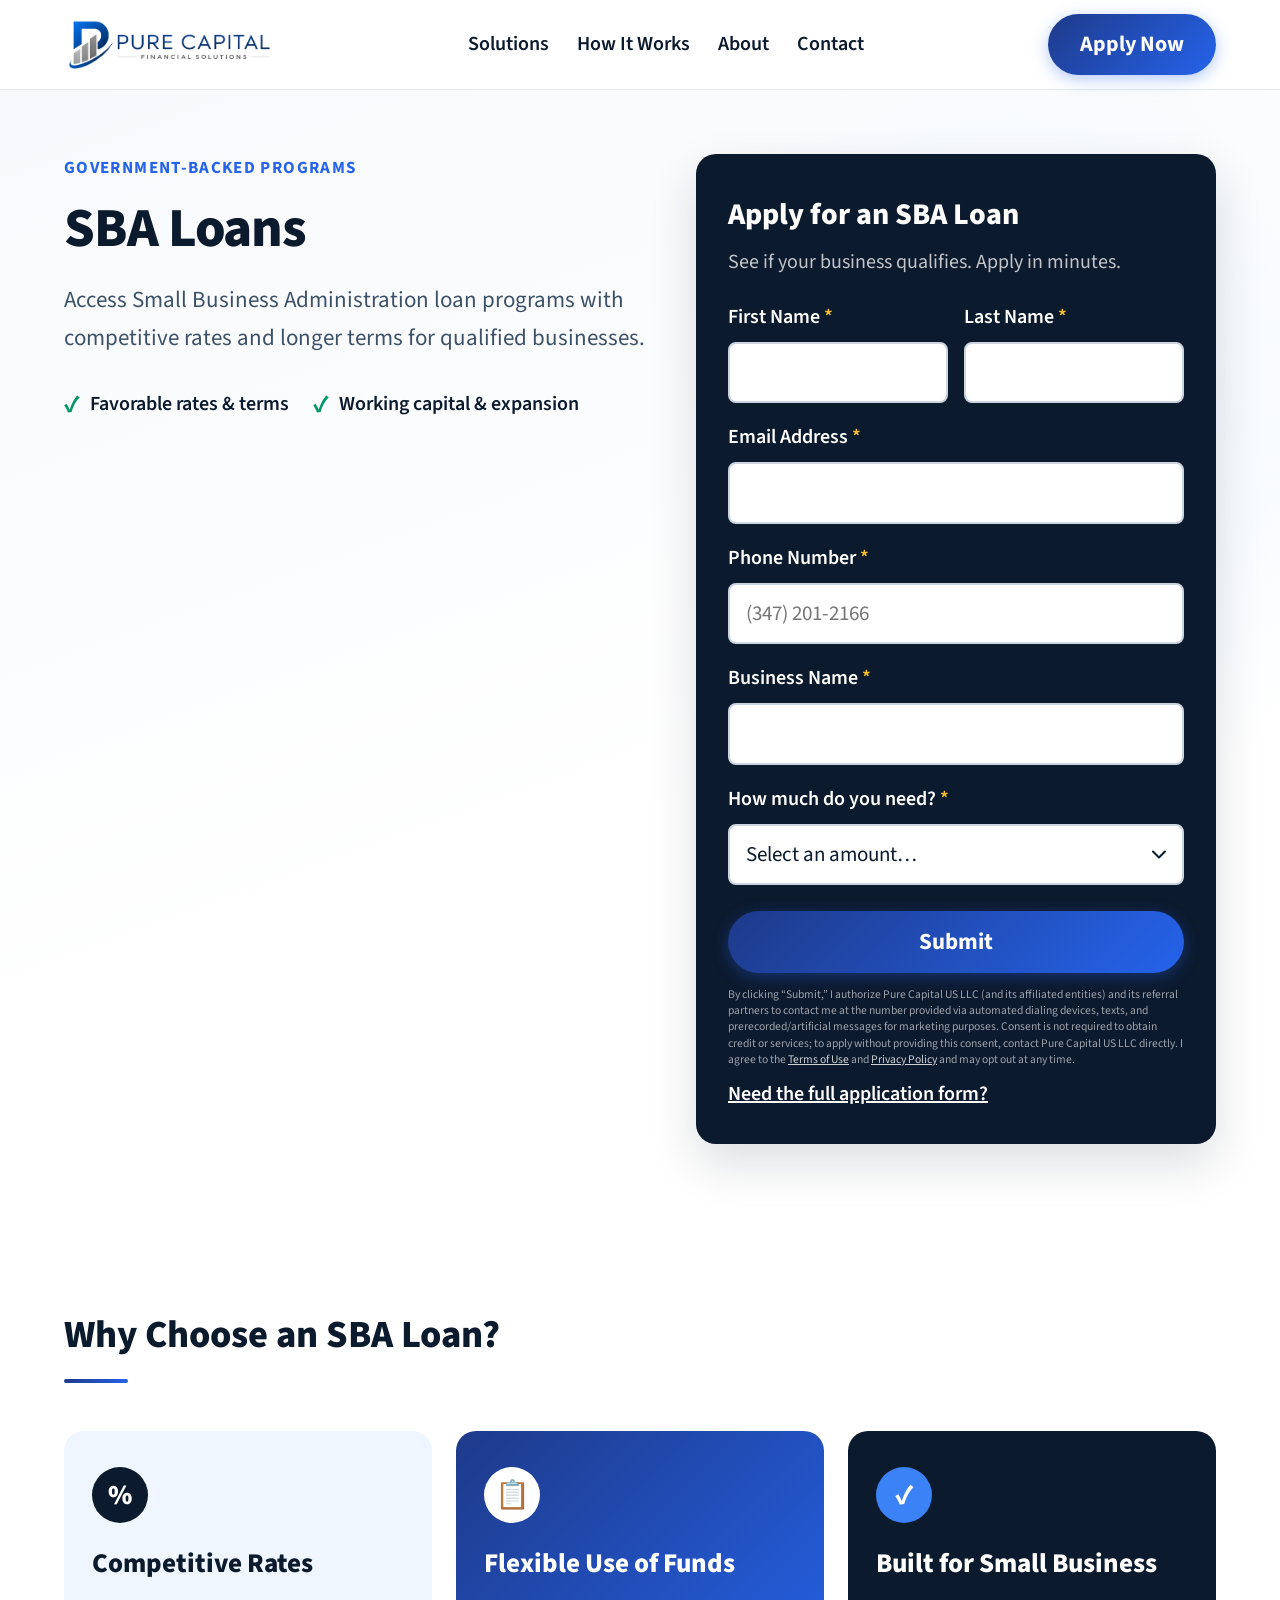
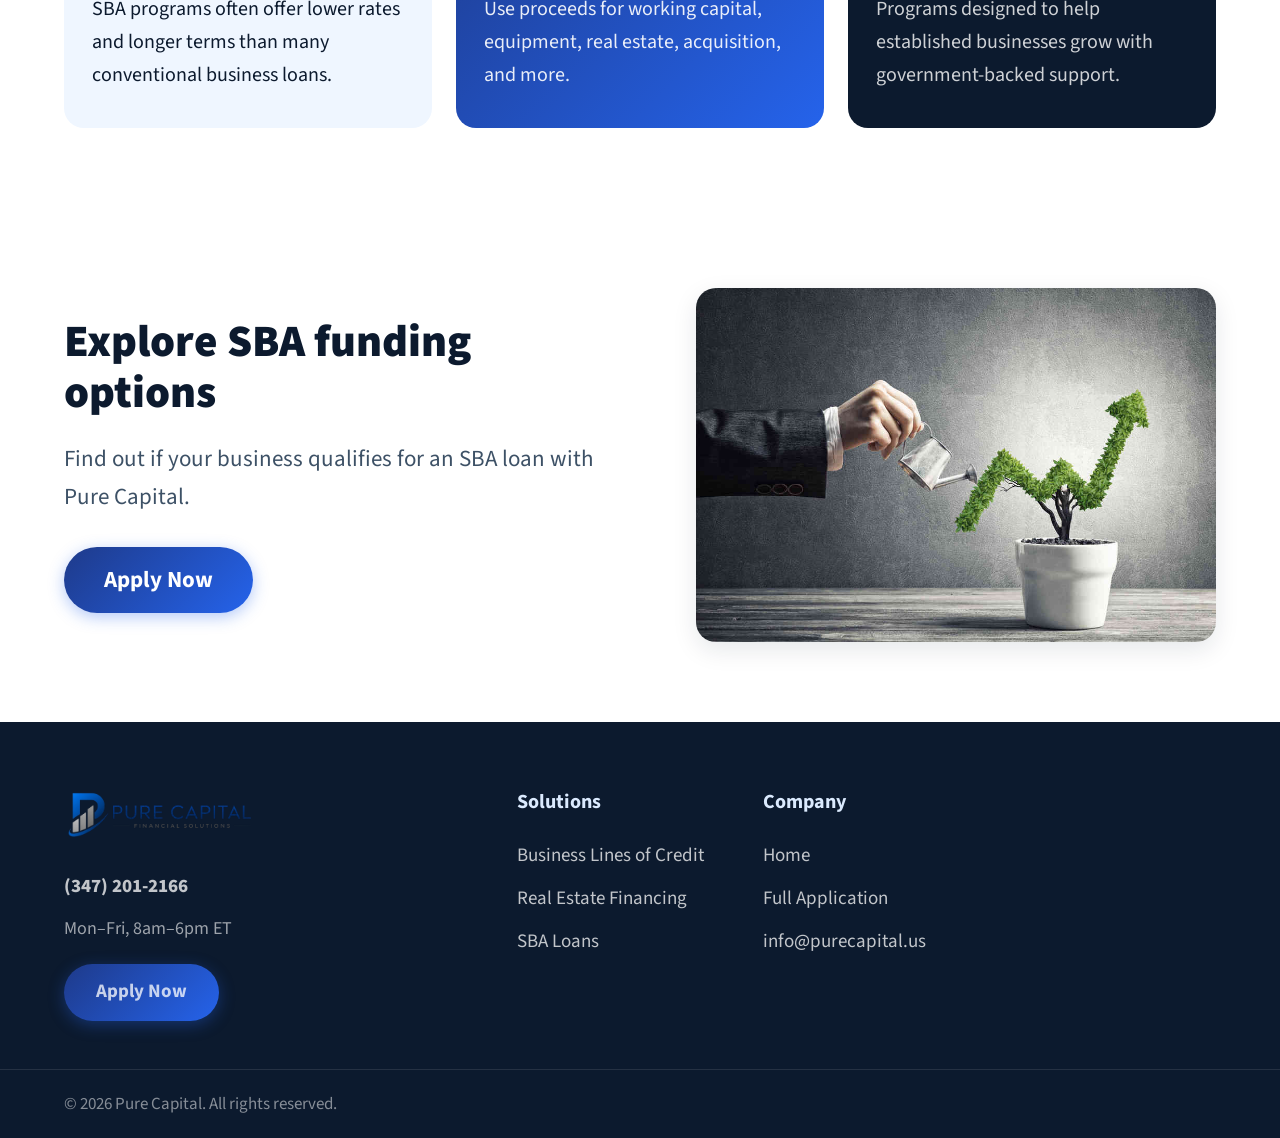
<file: sba-loans.html>
<!DOCTYPE html>
<html lang="en">
<head>
  <meta charset="UTF-8" />
  <meta name="viewport" content="width=device-width, initial-scale=1.0" />
  <title>SBA Loans for Small Business | Pure Capital US LLC</title>
  <meta name="description" content="Explore SBA loan options with Pure Capital US LLC. Government-backed small business financing with competitive rates and flexible terms. Apply now." />
  <meta name="robots" content="index, follow" />
  <link rel="canonical" href="https://purecapital.us/sba-loans.html" />
  <meta name="author" content="Pure Capital US LLC" />
  <meta name="theme-color" content="#0c1a2e" />
  <link rel="icon" href="https://purecapital.us/assets/IMG_20260531_000449-removebg-preview.png" type="image/png" />
  <link rel="apple-touch-icon" href="https://purecapital.us/assets/IMG_20260531_000449-removebg-preview.png" />
  <meta property="og:type" content="website" />
  <meta property="og:site_name" content="Pure Capital" />
  <meta property="og:title" content="SBA Loans for Small Business | Pure Capital US LLC" />
  <meta property="og:description" content="Explore SBA loan options with Pure Capital US LLC. Government-backed small business financing with competitive rates and flexible terms. Apply now." />
  <meta property="og:url" content="https://purecapital.us/sba-loans.html" />
  <meta property="og:image" content="https://purecapital.us/assets/banner.jpg" />
  <meta property="og:image:alt" content="Pure Capital business funding" />
  <meta property="og:locale" content="en_US" />
  <meta name="twitter:card" content="summary_large_image" />
  <meta name="twitter:title" content="SBA Loans for Small Business | Pure Capital US LLC" />
  <meta name="twitter:description" content="Explore SBA loan options with Pure Capital US LLC. Government-backed small business financing with competitive rates and flexible terms. Apply now." />
  <meta name="twitter:image" content="https://purecapital.us/assets/banner.jpg" />
  <script type="application/ld+json">{"@context": "https://schema.org", "@graph": [{"@type": "Organization", "@id": "https://purecapital.us/#organization", "name": "Pure Capital US LLC", "url": "https://purecapital.us", "logo": "https://purecapital.us/assets/IMG_20260531_000449-removebg-preview.png", "image": "https://purecapital.us/assets/IMG_20260531_000449-removebg-preview.png", "telephone": "+1-347-201-2166", "email": "info@purecapital.us", "sameAs": ["https://x.com/purecapitalus", "https://instagram.com/purecapitalus"], "contactPoint": {"@type": "ContactPoint", "telephone": "+1-347-201-2166", "contactType": "customer service", "areaServed": "US", "availableLanguage": "English"}}, {"@type": "WebSite", "@id": "https://purecapital.us/#website", "url": "https://purecapital.us", "name": "Pure Capital", "publisher": {"@id": "https://purecapital.us/#organization"}, "inLanguage": "en-US"}, {"@type": "Service", "name": "SBA Loans", "url": "https://purecapital.us/sba-loans.html", "provider": {"@id": "https://purecapital.us/#organization"}, "areaServed": {"@type": "Country", "name": "United States"}, "description": "Explore SBA loan options with Pure Capital US LLC. Government-backed small business financing with competitive rates and flexible terms. Apply now."}, {"@type": "BreadcrumbList", "@id": "https://purecapital.us/sba-loans.html#breadcrumb", "itemListElement": [{"@type": "ListItem", "position": 1, "name": "Home", "item": "https://purecapital.us/"}, {"@type": "ListItem", "position": 2, "name": "SBA Loans", "item": "https://purecapital.us/sba-loans.html"}]}]}</script>
  <link rel="preconnect" href="https://fonts.googleapis.com">
  <link rel="preconnect" href="https://fonts.gstatic.com" crossorigin>
  <link href="https://fonts.googleapis.com/css2?family=Source+Sans+3:wght@400;600;700;800&display=swap" rel="stylesheet">
  <link rel="stylesheet" href="style.css">
</head>
<body>

  <a href="#apply" class="skip-link">Skip to application</a>

  <header class="site-header">
    <div class="header-container">
      <a href="index.html" class="logo">
        <img src="assets/IMG_20260531_000449-removebg-preview.png" alt="Pure Capital US LLC — business funding" width="180" height="56" />
      </a>
      <nav class="main-nav" aria-label="Main navigation">
        <ul>
          <li><a href="index.html#solutions">Solutions</a></li>
          <li><a href="index.html#process">How It Works</a></li>
          <li><a href="index.html#about">About</a></li>
          <li><a href="#contact">Contact</a></li>
        </ul>
      </nav>
      <div class="header-actions">
        <a href="#apply" class="btn btn-primary">Apply Now</a>
      </div>
      <button class="menu-toggle" aria-label="Open menu" aria-expanded="false">
        <span></span><span></span><span></span>
      </button>
    </div>
  </header>

  <nav class="mobile-nav" aria-label="Mobile navigation">
    <ul>
      <li><a href="index.html#solutions">Solutions</a></li>
      <li><a href="#apply">Apply Now</a></li>
      <li><a href="#contact">Contact</a></li>
    </ul>
  </nav>

  <main id="main-content">
  <section class="hero inner-hero" id="apply">
    <div class="hero-container">
      <div class="hero-content">
        <span class="eyebrow">Government-Backed Programs</span>
        <h1>SBA Loans</h1>
        <p>Access Small Business Administration loan programs with competitive rates and longer terms for qualified businesses.</p>
        <div class="trust-marks">
          <div class="trust-item"><span class="check" aria-hidden="true">✓</span> Favorable rates &amp; terms</div>
          <div class="trust-item"><span class="check" aria-hidden="true">✓</span> Working capital &amp; expansion</div>
        </div>
      </div>

      <div class="hero-form-wrapper">
        <div class="form-card">
          <h2>Apply for an SBA Loan</h2>
          <p class="form-subtitle">See if your business qualifies. Apply in minutes.</p>
          <div class="form-message" role="alert"></div>
          <form class="application-form" action="process.php" method="POST" novalidate>
            <input type="hidden" name="source_page" value="sba-loans.html" />
            <input type="hidden" name="loan_type" value="SBA Loan" />

            <div class="form-row">
              <div class="form-group">
                <label for="first_name">First Name <span class="required">*</span></label>
                <input type="text" id="first_name" name="first_name" required autocomplete="given-name" />
              </div>
              <div class="form-group">
                <label for="last_name">Last Name <span class="required">*</span></label>
                <input type="text" id="last_name" name="last_name" required autocomplete="family-name" />
              </div>
            </div>

            <div class="form-group">
              <label for="email">Email Address <span class="required">*</span></label>
              <input type="email" id="email" name="email" required autocomplete="email" />
            </div>

            <div class="form-group">
              <label for="phone">Phone Number <span class="required">*</span></label>
              <input type="tel" id="phone" name="phone" required autocomplete="tel" placeholder="(347) 201-2166" />
            </div>

            <div class="form-group">
              <label for="business_name">Business Name <span class="required">*</span></label>
              <input type="text" id="business_name" name="business_name" required autocomplete="organization" />
            </div>

            <div class="form-group">
              <label for="funding_amount">How much do you need? <span class="required">*</span></label>
              <select id="funding_amount" name="funding_amount" required>
                <option value="" disabled selected>Select an amount…</option>
                <option value="$50,000 - $100,000">$50,000 – $100,000</option>
                <option value="$100,000 - $250,000">$100,000 – $250,000</option>
                <option value="$250,000 - $500,000">$250,000 – $500,000</option>
                <option value="$500,000+">$500,000+</option>
              </select>
            </div>

            <button type="submit" class="btn btn-primary btn-submit">Submit</button>
            <p class="form-disclaimer">By clicking &ldquo;Submit,&rdquo; I authorize Pure Capital US LLC (and its affiliated entities) and its referral partners to contact me at the number provided via automated dialing devices, texts, and prerecorded/artificial messages for marketing purposes. Consent is not required to obtain credit or services; to apply without providing this consent, contact Pure Capital US LLC directly. I agree to the <a href="terms.html">Terms of Use</a> and <a href="privacy.html">Privacy Policy</a> and may opt out at any time.</p>
            <p class="form-disclaimer form-disclaimer-secondary"><a href="apply.html?type=SBA+Loan">Need the full application form?</a></p>
          </form>
        </div>
      </div>
    </div>
  </section>

  <section class="process-section">
    <div class="section-container">
      <div class="section-header reveal">
        <h2>Why Choose an SBA Loan?</h2>
        <div class="underline"></div>
      </div>
      <div class="process-cards">
        <div class="process-card reveal style-2">
          <div class="card-icon" aria-hidden="true">%</div>
          <h3>Competitive Rates</h3>
          <p>SBA programs often offer lower rates and longer terms than many conventional business loans.</p>
        </div>
        <div class="process-card reveal style-1 delay-1">
          <div class="card-icon" aria-hidden="true">📋</div>
          <h3>Flexible Use of Funds</h3>
          <p>Use proceeds for working capital, equipment, real estate, acquisition, and more.</p>
        </div>
        <div class="process-card reveal style-3 delay-2">
          <div class="card-icon" aria-hidden="true">✓</div>
          <h3>Built for Small Business</h3>
          <p>Programs designed to help established businesses grow with government-backed support.</p>
        </div>
      </div>
    </div>
  </section>

  <section class="cta-section">
    <div class="section-container cta-flex">
      <div class="cta-content reveal">
        <h2>Explore SBA funding options</h2>
        <p>Find out if your business qualifies for an SBA loan with Pure Capital.</p>
        <a href="#apply" class="btn btn-primary btn-lg">Apply Now</a>
      </div>
      <div class="cta-graphic reveal delay-1">
        <img src="assets/banner.jpg" alt="Pure Capital business funding — apply online" class="cta-banner" width="520" height="340" />
      </div>
    </div>
  </section>
  </main>

  <footer class="site-footer" id="contact" role="contentinfo">
    <div class="footer-container">
      <div class="footer-col brand-col">
        <img src="assets/IMG_20260531_000449-removebg-preview.png" alt="Pure Capital US LLC — business funding" class="footer-logo" width="180" height="56" />
        <p class="phone-number"><a href="tel:+13472012166">(347) 201-2166</a></p>
        <p class="phone-label">Mon–Fri, 8am–6pm ET</p>
        <a href="#apply" class="btn btn-primary">Apply Now</a>
      </div>
      <div class="footer-col">
        <h4>Solutions</h4>
        <ul>
          <li><a href="business-line-of-credit.html">Business Lines of Credit</a></li>
          <li><a href="real-estate-financing.html">Real Estate Financing</a></li>
          <li><a href="sba-loans.html">SBA Loans</a></li>
        </ul>
      </div>
      <div class="footer-col">
        <h4>Company</h4>
        <ul>
          <li><a href="index.html">Home</a></li>
          <li><a href="apply.html">Full Application</a></li>
          <li><a href="mailto:info@purecapital.us">info@purecapital.us</a></li>
        </ul>
      </div>
    </div>
    <div class="footer-bottom">
      <div class="footer-container">
        <p>&copy; 2026 Pure Capital. All rights reserved.</p>
      </div>
    </div>
  </footer>

  <script src="main.js"></script>
</body>
</html>
</file>
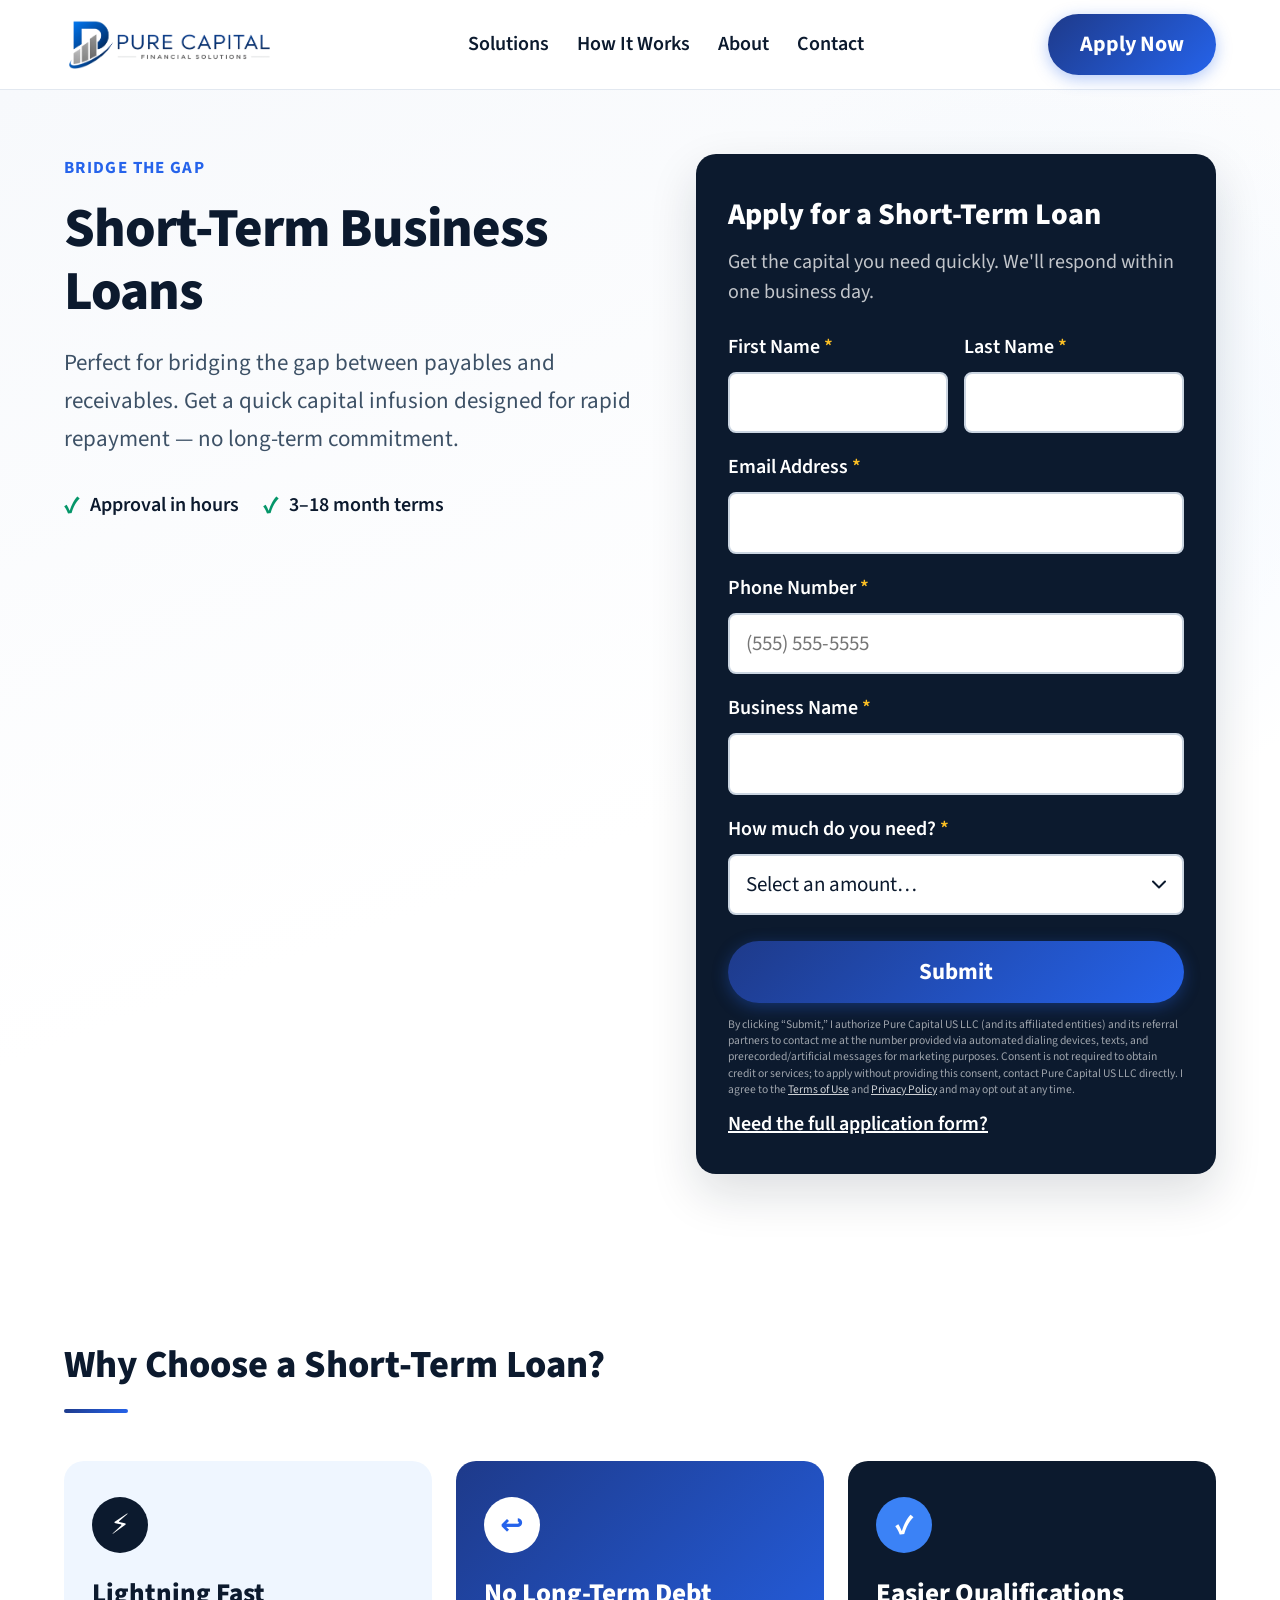
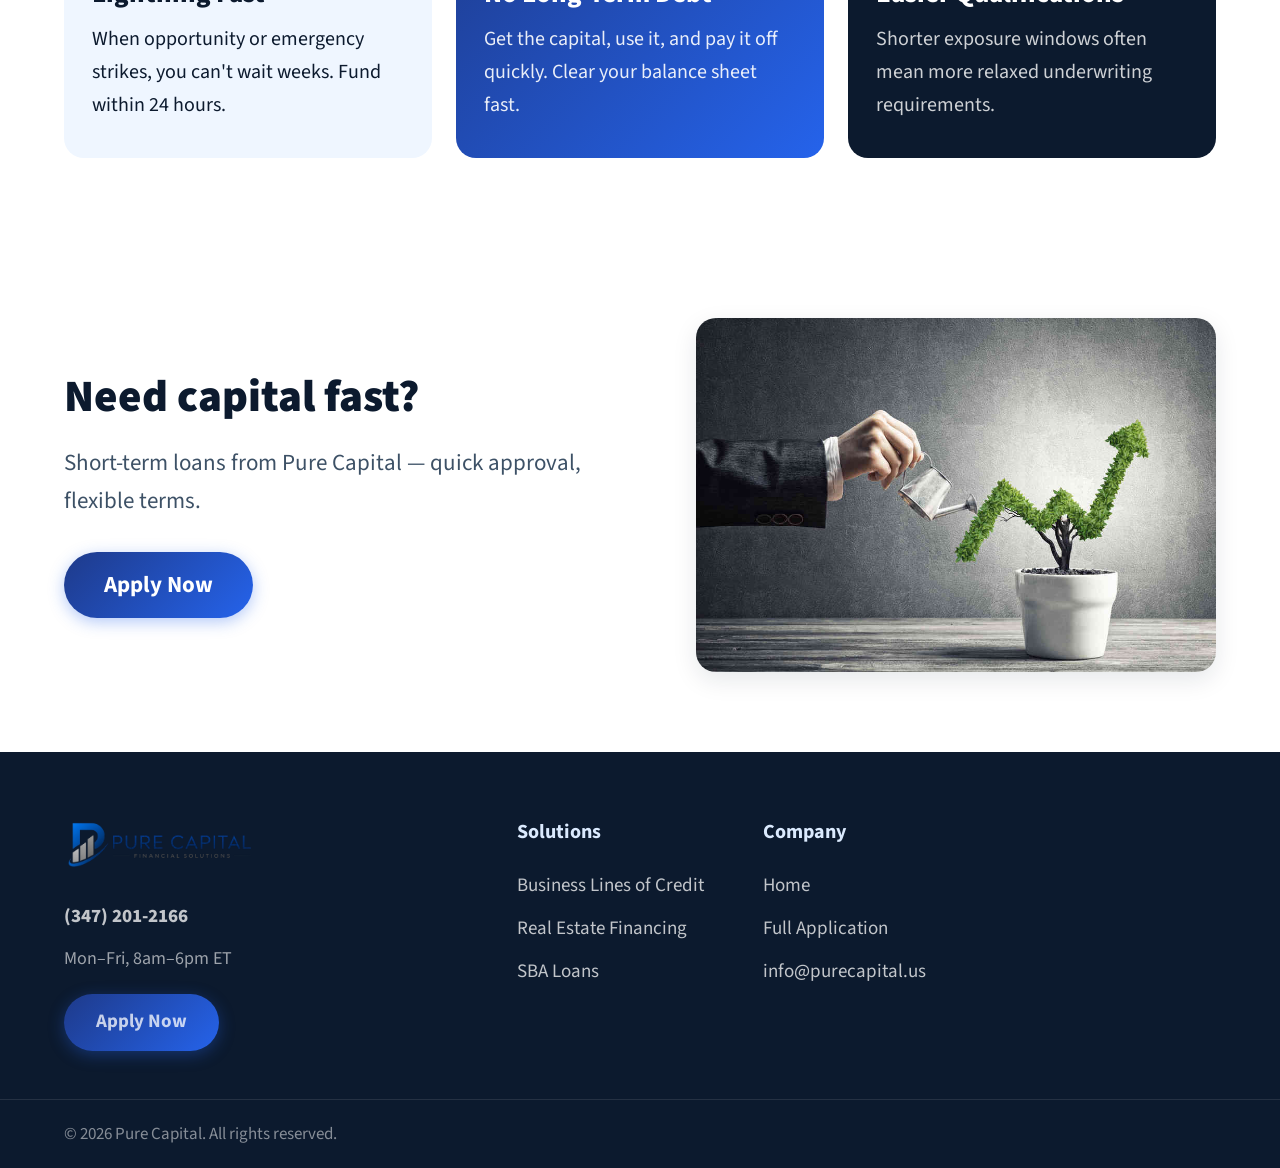
<file: short-term-business-loans.html>
<!DOCTYPE html>
<html lang="en">
<head>
  <meta charset="UTF-8" />
  <meta name="viewport" content="width=device-width, initial-scale=1.0" />
  <title>Short-Term Business Loans | Pure Capital</title>
  <meta name="description" content="Short-term business loans from Pure Capital." />
  <meta name="robots" content="noindex, follow" />
  <link rel="canonical" href="https://purecapital.us/short-term-business-loans.html" />
  <meta name="author" content="Pure Capital US LLC" />
  <meta name="theme-color" content="#0c1a2e" />
  <link rel="icon" href="https://purecapital.us/assets/IMG_20260531_000449-removebg-preview.png" type="image/png" />
  <link rel="apple-touch-icon" href="https://purecapital.us/assets/IMG_20260531_000449-removebg-preview.png" />
  <meta property="og:type" content="website" />
  <meta property="og:site_name" content="Pure Capital" />
  <meta property="og:title" content="Short-Term Business Loans | Pure Capital" />
  <meta property="og:description" content="Short-term business loans from Pure Capital." />
  <meta property="og:url" content="https://purecapital.us/short-term-business-loans.html" />
  <meta property="og:image" content="https://purecapital.us/assets/banner.jpg" />
  <meta property="og:image:alt" content="Pure Capital business funding" />
  <meta property="og:locale" content="en_US" />
  <meta name="twitter:card" content="summary_large_image" />
  <meta name="twitter:title" content="Short-Term Business Loans | Pure Capital" />
  <meta name="twitter:description" content="Short-term business loans from Pure Capital." />
  <meta name="twitter:image" content="https://purecapital.us/assets/banner.jpg" />
  <link rel="preconnect" href="https://fonts.googleapis.com">
  <link rel="preconnect" href="https://fonts.gstatic.com" crossorigin>
  <link href="https://fonts.googleapis.com/css2?family=Source+Sans+3:wght@400;600;700;800&display=swap" rel="stylesheet">
  <link rel="stylesheet" href="style.css">
</head>
<body>

  <a href="#apply" class="skip-link">Skip to application</a>

  <header class="site-header">
    <div class="header-container">
      <a href="index.html" class="logo">
        <img src="assets/IMG_20260531_000449-removebg-preview.png" alt="Pure Capital US LLC — business funding" width="180" height="52" />
      </a>
      <nav class="main-nav" aria-label="Main navigation">
        <ul>
          <li><a href="index.html#solutions">Solutions</a></li>
          <li><a href="index.html#process">How It Works</a></li>
          <li><a href="index.html#about">About</a></li>
          <li><a href="#contact">Contact</a></li>
        </ul>
      </nav>
      <div class="header-actions">
        <a href="#apply" class="btn btn-primary">Apply Now</a>
      </div>
      <button class="menu-toggle" aria-label="Open menu" aria-expanded="false">
        <span></span><span></span><span></span>
      </button>
    </div>
  </header>

  <nav class="mobile-nav" aria-label="Mobile navigation">
    <ul>
      <li><a href="index.html#solutions">Solutions</a></li>
      <li><a href="#apply">Apply Now</a></li>
      <li><a href="#contact">Contact</a></li>
    </ul>
  </nav>

  <section class="hero inner-hero" id="apply">
    <div class="hero-container">
      <div class="hero-content">
        <span class="eyebrow">Bridge the Gap</span>
        <h1>Short-Term Business Loans</h1>
        <p>Perfect for bridging the gap between payables and receivables. Get a quick capital infusion designed for rapid repayment — no long-term commitment.</p>
        <div class="trust-marks">
          <div class="trust-item"><span class="check" aria-hidden="true">✓</span> Approval in hours</div>
          <div class="trust-item"><span class="check" aria-hidden="true">✓</span> 3–18 month terms</div>
        </div>
      </div>

      <div class="hero-form-wrapper">
        <div class="form-card">
          <h2>Apply for a Short-Term Loan</h2>
          <p class="form-subtitle">Get the capital you need quickly. We'll respond within one business day.</p>
          <div class="form-message" role="alert"></div>
          <form class="application-form" action="process.php" method="POST" novalidate>
            <input type="hidden" name="source_page" value="short-term-business-loans.html" />
            <input type="hidden" name="loan_type" value="Short-Term Loan" />

            <div class="form-row">
              <div class="form-group">
                <label for="first_name">First Name <span class="required">*</span></label>
                <input type="text" id="first_name" name="first_name" required autocomplete="given-name" />
              </div>
              <div class="form-group">
                <label for="last_name">Last Name <span class="required">*</span></label>
                <input type="text" id="last_name" name="last_name" required autocomplete="family-name" />
              </div>
            </div>

            <div class="form-group">
              <label for="email">Email Address <span class="required">*</span></label>
              <input type="email" id="email" name="email" required autocomplete="email" />
            </div>

            <div class="form-group">
              <label for="phone">Phone Number <span class="required">*</span></label>
              <input type="tel" id="phone" name="phone" required autocomplete="tel" placeholder="(555) 555-5555" />
            </div>

            <div class="form-group">
              <label for="business_name">Business Name <span class="required">*</span></label>
              <input type="text" id="business_name" name="business_name" required autocomplete="organization" />
            </div>

            <div class="form-group">
              <label for="funding_amount">How much do you need? <span class="required">*</span></label>
              <select id="funding_amount" name="funding_amount" required>
                <option value="" disabled selected>Select an amount…</option>
                <option value="$10,000 - $50,000">$10,000 – $50,000</option>
                <option value="$50,000 - $100,000">$50,000 – $100,000</option>
                <option value="$100,000 - $250,000">$100,000 – $250,000</option>
                <option value="$250,000 - $500,000">$250,000 – $500,000</option>
                <option value="$500,000+">$500,000+</option>
              </select>
            </div>

            <button type="submit" class="btn btn-primary btn-submit">Submit</button>
            <p class="form-disclaimer">By clicking &ldquo;Submit,&rdquo; I authorize Pure Capital US LLC (and its affiliated entities) and its referral partners to contact me at the number provided via automated dialing devices, texts, and prerecorded/artificial messages for marketing purposes. Consent is not required to obtain credit or services; to apply without providing this consent, contact Pure Capital US LLC directly. I agree to the <a href="terms.html">Terms of Use</a> and <a href="privacy.html">Privacy Policy</a> and may opt out at any time.</p>
            <p class="form-disclaimer form-disclaimer-secondary"><a href="apply.html?type=Short-Term+Loan">Need the full application form?</a></p>
          </form>
        </div>
      </div>
    </div>
  </section>

  <section class="process-section">
    <div class="section-container">
      <div class="section-header reveal">
        <h2>Why Choose a Short-Term Loan?</h2>
        <div class="underline"></div>
      </div>
      <div class="process-cards">
        <div class="process-card reveal style-2">
          <div class="card-icon" aria-hidden="true">⚡</div>
          <h3>Lightning Fast</h3>
          <p>When opportunity or emergency strikes, you can't wait weeks. Fund within 24 hours.</p>
        </div>
        <div class="process-card reveal style-1 delay-1">
          <div class="card-icon" aria-hidden="true">↩</div>
          <h3>No Long-Term Debt</h3>
          <p>Get the capital, use it, and pay it off quickly. Clear your balance sheet fast.</p>
        </div>
        <div class="process-card reveal style-3 delay-2">
          <div class="card-icon" aria-hidden="true">✓</div>
          <h3>Easier Qualifications</h3>
          <p>Shorter exposure windows often mean more relaxed underwriting requirements.</p>
        </div>
      </div>
    </div>
  </section>

  <section class="cta-section">
    <div class="section-container cta-flex">
      <div class="cta-content reveal">
        <h2>Need capital fast?</h2>
        <p>Short-term loans from Pure Capital — quick approval, flexible terms.</p>
        <a href="#apply" class="btn btn-primary btn-lg">Apply Now</a>
      </div>
      <div class="cta-graphic reveal delay-1">
        <img src="assets/banner.jpg" alt="Pure Capital business funding — apply online" class="cta-banner" width="520" height="340" />
      </div>
    </div>
  </section>

  <footer class="site-footer" id="contact">
    <div class="footer-container">
      <div class="footer-col brand-col">
        <img src="assets/IMG_20260531_000449-removebg-preview.png" alt="Pure Capital US LLC — business funding" class="footer-logo" width="180" height="52" />
        <p class="phone-number"><a href="tel:+13472012166">(347) 201-2166</a></p>
        <p class="phone-label">Mon–Fri, 8am–6pm ET</p>
        <a href="#apply" class="btn btn-primary">Apply Now</a>
      </div>
      <div class="footer-col">
        <h4>Solutions</h4>
        <ul>
          <li><a href="business-line-of-credit.html">Business Lines of Credit</a></li>
          <li><a href="real-estate-financing.html">Real Estate Financing</a></li>
          <li><a href="sba-loans.html">SBA Loans</a></li>
        </ul>
      </div>
      <div class="footer-col">
        <h4>Company</h4>
        <ul>
          <li><a href="index.html">Home</a></li>
          <li><a href="apply.html">Full Application</a></li>
          <li><a href="mailto:info@purecapital.us">info@purecapital.us</a></li>
        </ul>
      </div>
    </div>
    <div class="footer-bottom">
      <div class="footer-container">
        <p>&copy; 2026 Pure Capital. All rights reserved.</p>
      </div>
    </div>
  </footer>

  <script src="main.js"></script>
</body>
</html>
</file>
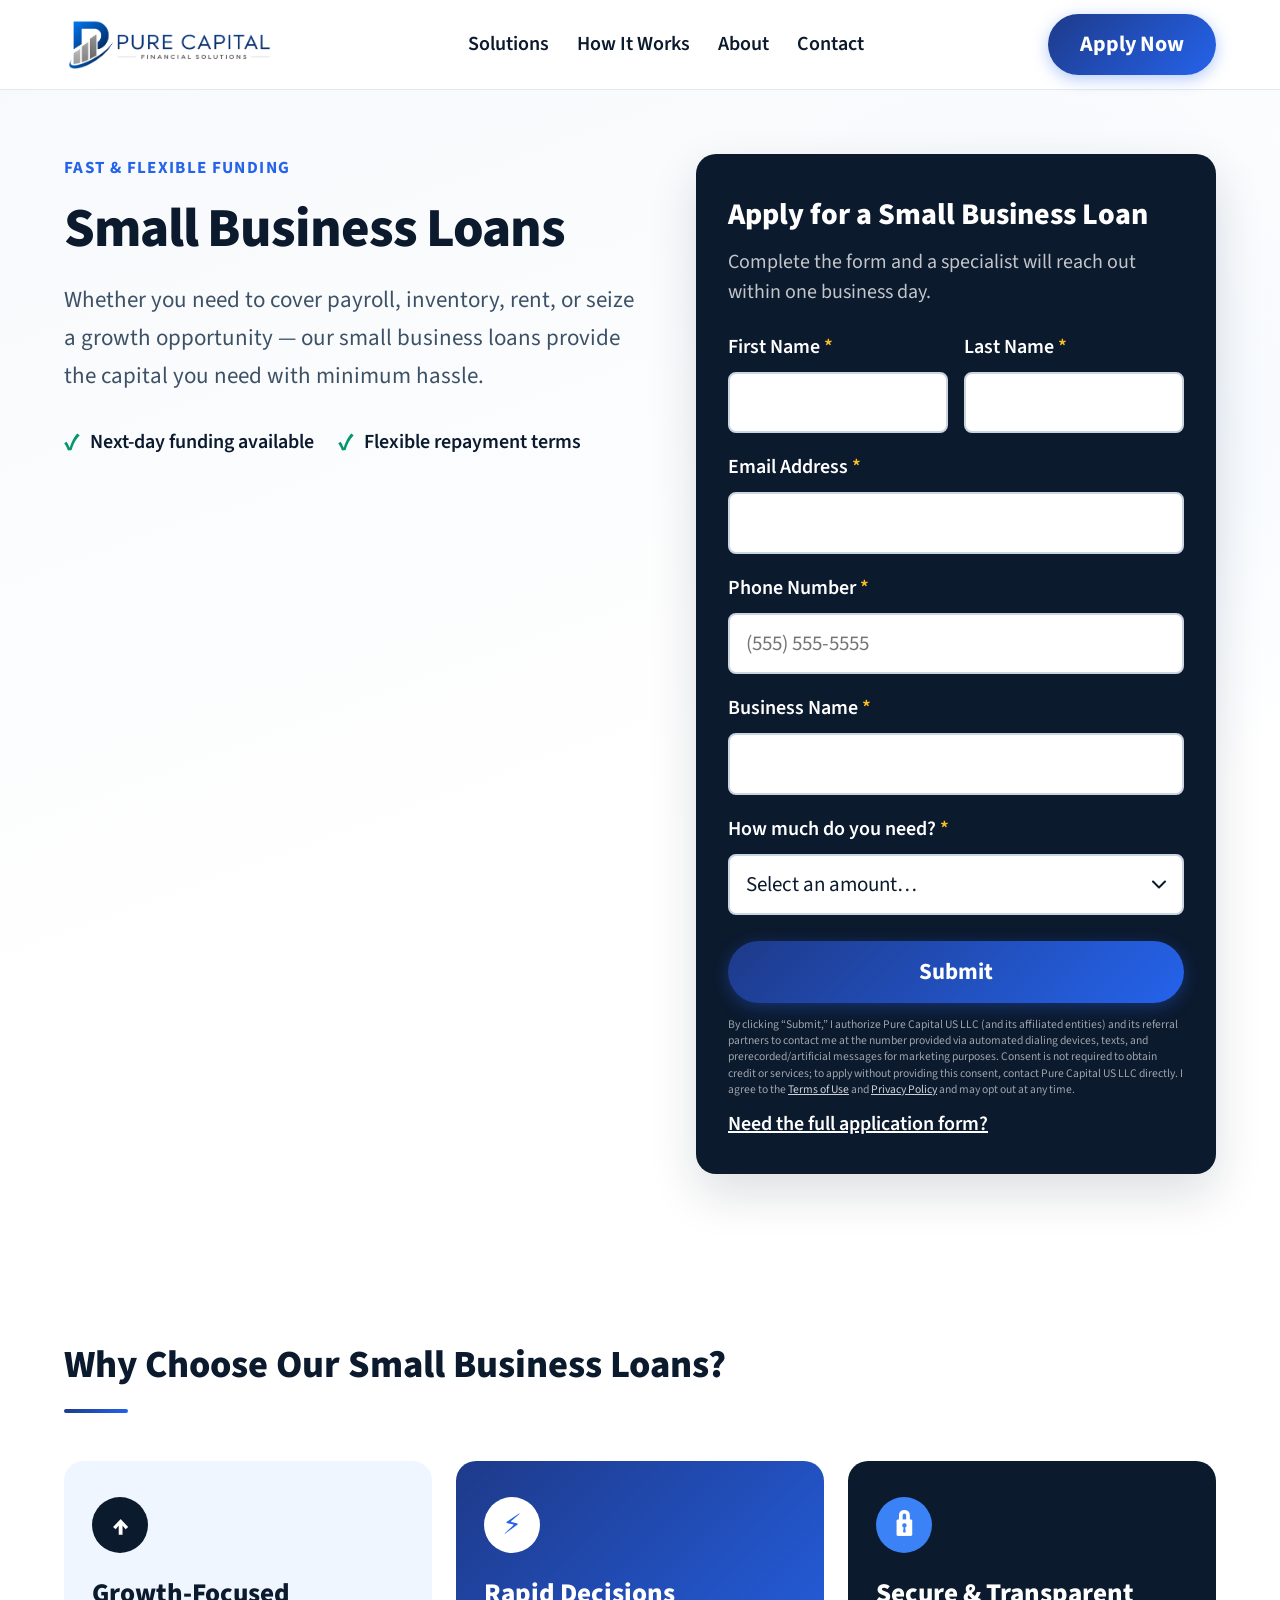
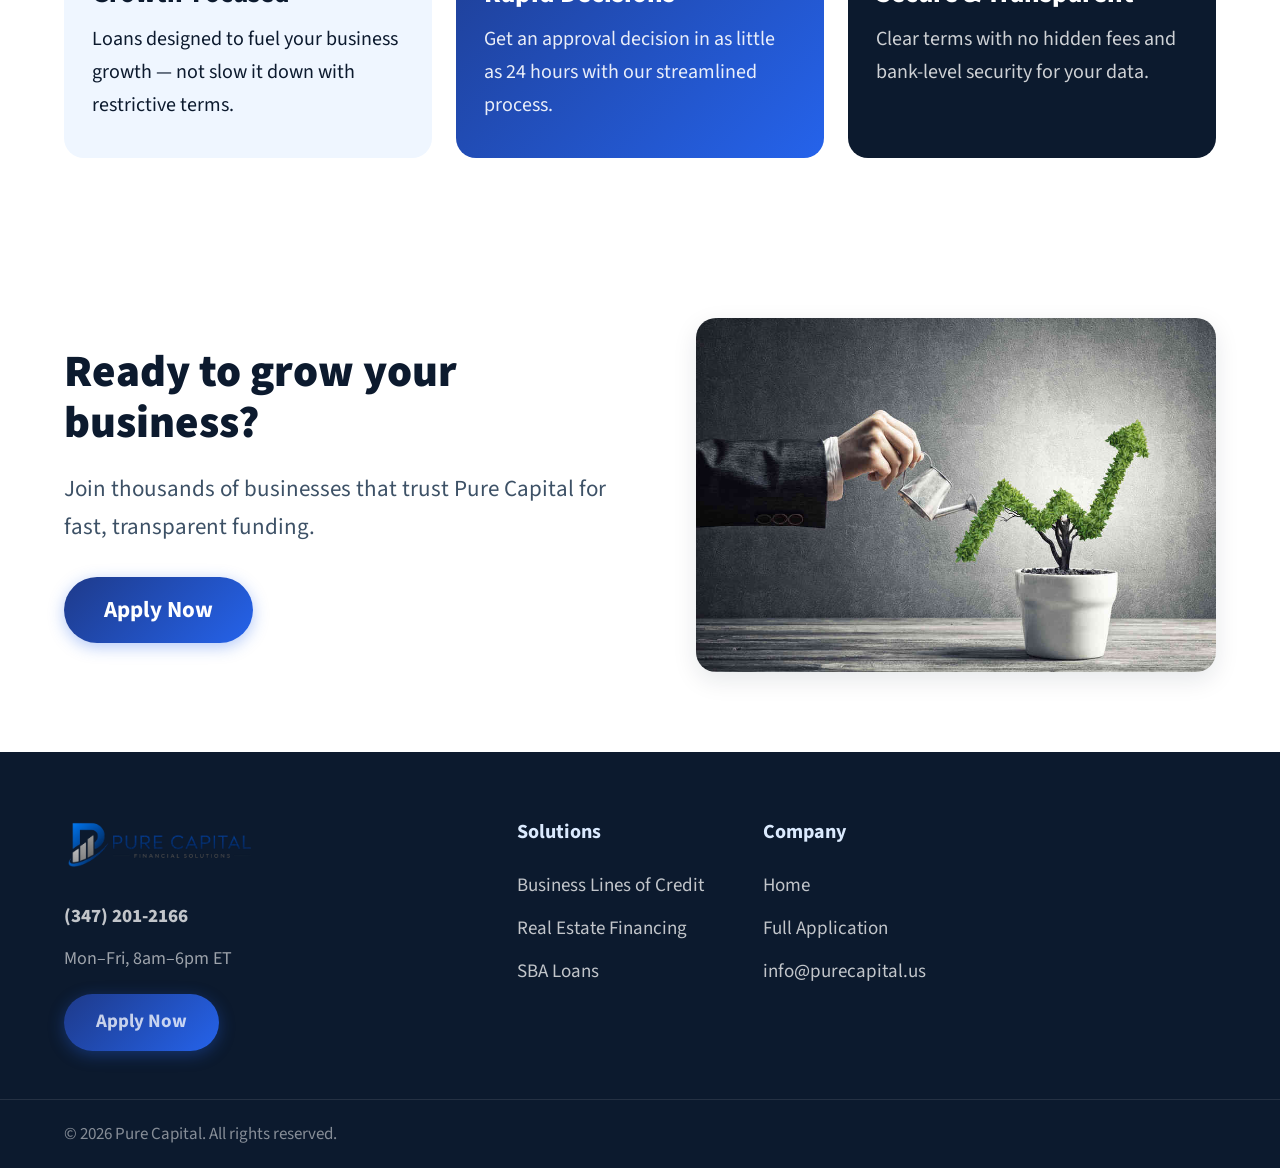
<file: small-business-loans.html>
<!DOCTYPE html>
<html lang="en">
<head>
  <meta charset="UTF-8" />
  <meta name="viewport" content="width=device-width, initial-scale=1.0" />
  <title>Small Business Loans | Pure Capital</title>
  <meta name="description" content="Small business loans from Pure Capital." />
  <meta name="robots" content="noindex, follow" />
  <link rel="canonical" href="https://purecapital.us/small-business-loans.html" />
  <meta name="author" content="Pure Capital US LLC" />
  <meta name="theme-color" content="#0c1a2e" />
  <link rel="icon" href="https://purecapital.us/assets/IMG_20260531_000449-removebg-preview.png" type="image/png" />
  <link rel="apple-touch-icon" href="https://purecapital.us/assets/IMG_20260531_000449-removebg-preview.png" />
  <meta property="og:type" content="website" />
  <meta property="og:site_name" content="Pure Capital" />
  <meta property="og:title" content="Small Business Loans | Pure Capital" />
  <meta property="og:description" content="Small business loans from Pure Capital." />
  <meta property="og:url" content="https://purecapital.us/small-business-loans.html" />
  <meta property="og:image" content="https://purecapital.us/assets/banner.jpg" />
  <meta property="og:image:alt" content="Pure Capital business funding" />
  <meta property="og:locale" content="en_US" />
  <meta name="twitter:card" content="summary_large_image" />
  <meta name="twitter:title" content="Small Business Loans | Pure Capital" />
  <meta name="twitter:description" content="Small business loans from Pure Capital." />
  <meta name="twitter:image" content="https://purecapital.us/assets/banner.jpg" />
  <link rel="preconnect" href="https://fonts.googleapis.com">
  <link rel="preconnect" href="https://fonts.gstatic.com" crossorigin>
  <link href="https://fonts.googleapis.com/css2?family=Source+Sans+3:wght@400;600;700;800&display=swap" rel="stylesheet">
  <link rel="stylesheet" href="style.css">
</head>
<body>

  <a href="#apply" class="skip-link">Skip to application</a>

  <header class="site-header">
    <div class="header-container">
      <a href="index.html" class="logo">
        <img src="assets/IMG_20260531_000449-removebg-preview.png" alt="Pure Capital US LLC — business funding" width="180" height="52" />
      </a>
      <nav class="main-nav" aria-label="Main navigation">
        <ul>
          <li><a href="index.html#solutions">Solutions</a></li>
          <li><a href="index.html#process">How It Works</a></li>
          <li><a href="index.html#about">About</a></li>
          <li><a href="#contact">Contact</a></li>
        </ul>
      </nav>
      <div class="header-actions">
        <a href="#apply" class="btn btn-primary">Apply Now</a>
      </div>
      <button class="menu-toggle" aria-label="Open menu" aria-expanded="false">
        <span></span><span></span><span></span>
      </button>
    </div>
  </header>

  <nav class="mobile-nav" aria-label="Mobile navigation">
    <ul>
      <li><a href="index.html#solutions">Solutions</a></li>
      <li><a href="index.html#process">How It Works</a></li>
      <li><a href="#apply">Apply Now</a></li>
      <li><a href="#contact">Contact</a></li>
    </ul>
  </nav>

  <section class="hero inner-hero" id="apply">
    <div class="hero-container">
      <div class="hero-content">
        <span class="eyebrow">Fast &amp; Flexible Funding</span>
        <h1>Small Business Loans</h1>
        <p>Whether you need to cover payroll, inventory, rent, or seize a growth opportunity — our small business loans provide the capital you need with minimum hassle.</p>
        <div class="trust-marks">
          <div class="trust-item"><span class="check" aria-hidden="true">✓</span> Next-day funding available</div>
          <div class="trust-item"><span class="check" aria-hidden="true">✓</span> Flexible repayment terms</div>
        </div>
      </div>

      <div class="hero-form-wrapper">
        <div class="form-card">
          <h2>Apply for a Small Business Loan</h2>
          <p class="form-subtitle">Complete the form and a specialist will reach out within one business day.</p>
          <div class="form-message" role="alert"></div>
          <form class="application-form" action="process.php" method="POST" novalidate>
            <input type="hidden" name="source_page" value="small-business-loans.html" />
            <input type="hidden" name="loan_type" value="Small Business Loan" />

            <div class="form-row">
              <div class="form-group">
                <label for="first_name">First Name <span class="required">*</span></label>
                <input type="text" id="first_name" name="first_name" required autocomplete="given-name" />
              </div>
              <div class="form-group">
                <label for="last_name">Last Name <span class="required">*</span></label>
                <input type="text" id="last_name" name="last_name" required autocomplete="family-name" />
              </div>
            </div>

            <div class="form-group">
              <label for="email">Email Address <span class="required">*</span></label>
              <input type="email" id="email" name="email" required autocomplete="email" />
            </div>

            <div class="form-group">
              <label for="phone">Phone Number <span class="required">*</span></label>
              <input type="tel" id="phone" name="phone" required autocomplete="tel" placeholder="(555) 555-5555" />
            </div>

            <div class="form-group">
              <label for="business_name">Business Name <span class="required">*</span></label>
              <input type="text" id="business_name" name="business_name" required autocomplete="organization" />
            </div>

            <div class="form-group">
              <label for="funding_amount">How much do you need? <span class="required">*</span></label>
              <select id="funding_amount" name="funding_amount" required>
                <option value="" disabled selected>Select an amount…</option>
                <option value="$10,000 - $50,000">$10,000 – $50,000</option>
                <option value="$50,000 - $100,000">$50,000 – $100,000</option>
                <option value="$100,000 - $250,000">$100,000 – $250,000</option>
                <option value="$250,000 - $500,000">$250,000 – $500,000</option>
                <option value="$500,000+">$500,000+</option>
              </select>
            </div>

            <button type="submit" class="btn btn-primary btn-submit">Submit</button>
            <p class="form-disclaimer">By clicking &ldquo;Submit,&rdquo; I authorize Pure Capital US LLC (and its affiliated entities) and its referral partners to contact me at the number provided via automated dialing devices, texts, and prerecorded/artificial messages for marketing purposes. Consent is not required to obtain credit or services; to apply without providing this consent, contact Pure Capital US LLC directly. I agree to the <a href="terms.html">Terms of Use</a> and <a href="privacy.html">Privacy Policy</a> and may opt out at any time.</p>
            <p class="form-disclaimer form-disclaimer-secondary"><a href="apply.html?type=Small+Business+Loan">Need the full application form?</a></p>
          </form>
        </div>
      </div>
    </div>
  </section>

  <section class="process-section">
    <div class="section-container">
      <div class="section-header reveal">
        <h2>Why Choose Our Small Business Loans?</h2>
        <div class="underline"></div>
      </div>
      <div class="process-cards">
        <div class="process-card reveal style-2">
          <div class="card-icon" aria-hidden="true">↑</div>
          <h3>Growth-Focused</h3>
          <p>Loans designed to fuel your business growth — not slow it down with restrictive terms.</p>
        </div>
        <div class="process-card reveal style-1 delay-1">
          <div class="card-icon" aria-hidden="true">⚡</div>
          <h3>Rapid Decisions</h3>
          <p>Get an approval decision in as little as 24 hours with our streamlined process.</p>
        </div>
        <div class="process-card reveal style-3 delay-2">
          <div class="card-icon" aria-hidden="true">🔒</div>
          <h3>Secure &amp; Transparent</h3>
          <p>Clear terms with no hidden fees and bank-level security for your data.</p>
        </div>
      </div>
    </div>
  </section>

  <section class="cta-section">
    <div class="section-container cta-flex">
      <div class="cta-content reveal">
        <h2>Ready to grow your business?</h2>
        <p>Join thousands of businesses that trust Pure Capital for fast, transparent funding.</p>
        <a href="#apply" class="btn btn-primary btn-lg">Apply Now</a>
      </div>
      <div class="cta-graphic reveal delay-1">
        <img src="assets/banner.jpg" alt="Pure Capital business funding — apply online" class="cta-banner" width="520" height="340" />
      </div>
    </div>
  </section>

  <footer class="site-footer" id="contact">
    <div class="footer-container">
      <div class="footer-col brand-col">
        <img src="assets/IMG_20260531_000449-removebg-preview.png" alt="Pure Capital US LLC — business funding" class="footer-logo" width="180" height="52" />
        <p class="phone-number"><a href="tel:+13472012166">(347) 201-2166</a></p>
        <p class="phone-label">Mon–Fri, 8am–6pm ET</p>
        <a href="#apply" class="btn btn-primary">Apply Now</a>
      </div>
      <div class="footer-col">
        <h4>Solutions</h4>
        <ul>
          <li><a href="business-line-of-credit.html">Business Lines of Credit</a></li>
          <li><a href="real-estate-financing.html">Real Estate Financing</a></li>
          <li><a href="sba-loans.html">SBA Loans</a></li>
        </ul>
      </div>
      <div class="footer-col">
        <h4>Company</h4>
        <ul>
          <li><a href="index.html">Home</a></li>
          <li><a href="apply.html">Full Application</a></li>
          <li><a href="mailto:info@purecapital.us">info@purecapital.us</a></li>
        </ul>
      </div>
    </div>
    <div class="footer-bottom">
      <div class="footer-container">
        <p>&copy; 2026 Pure Capital. All rights reserved.</p>
      </div>
    </div>
  </footer>

  <script src="main.js"></script>
</body>
</html>
</file>
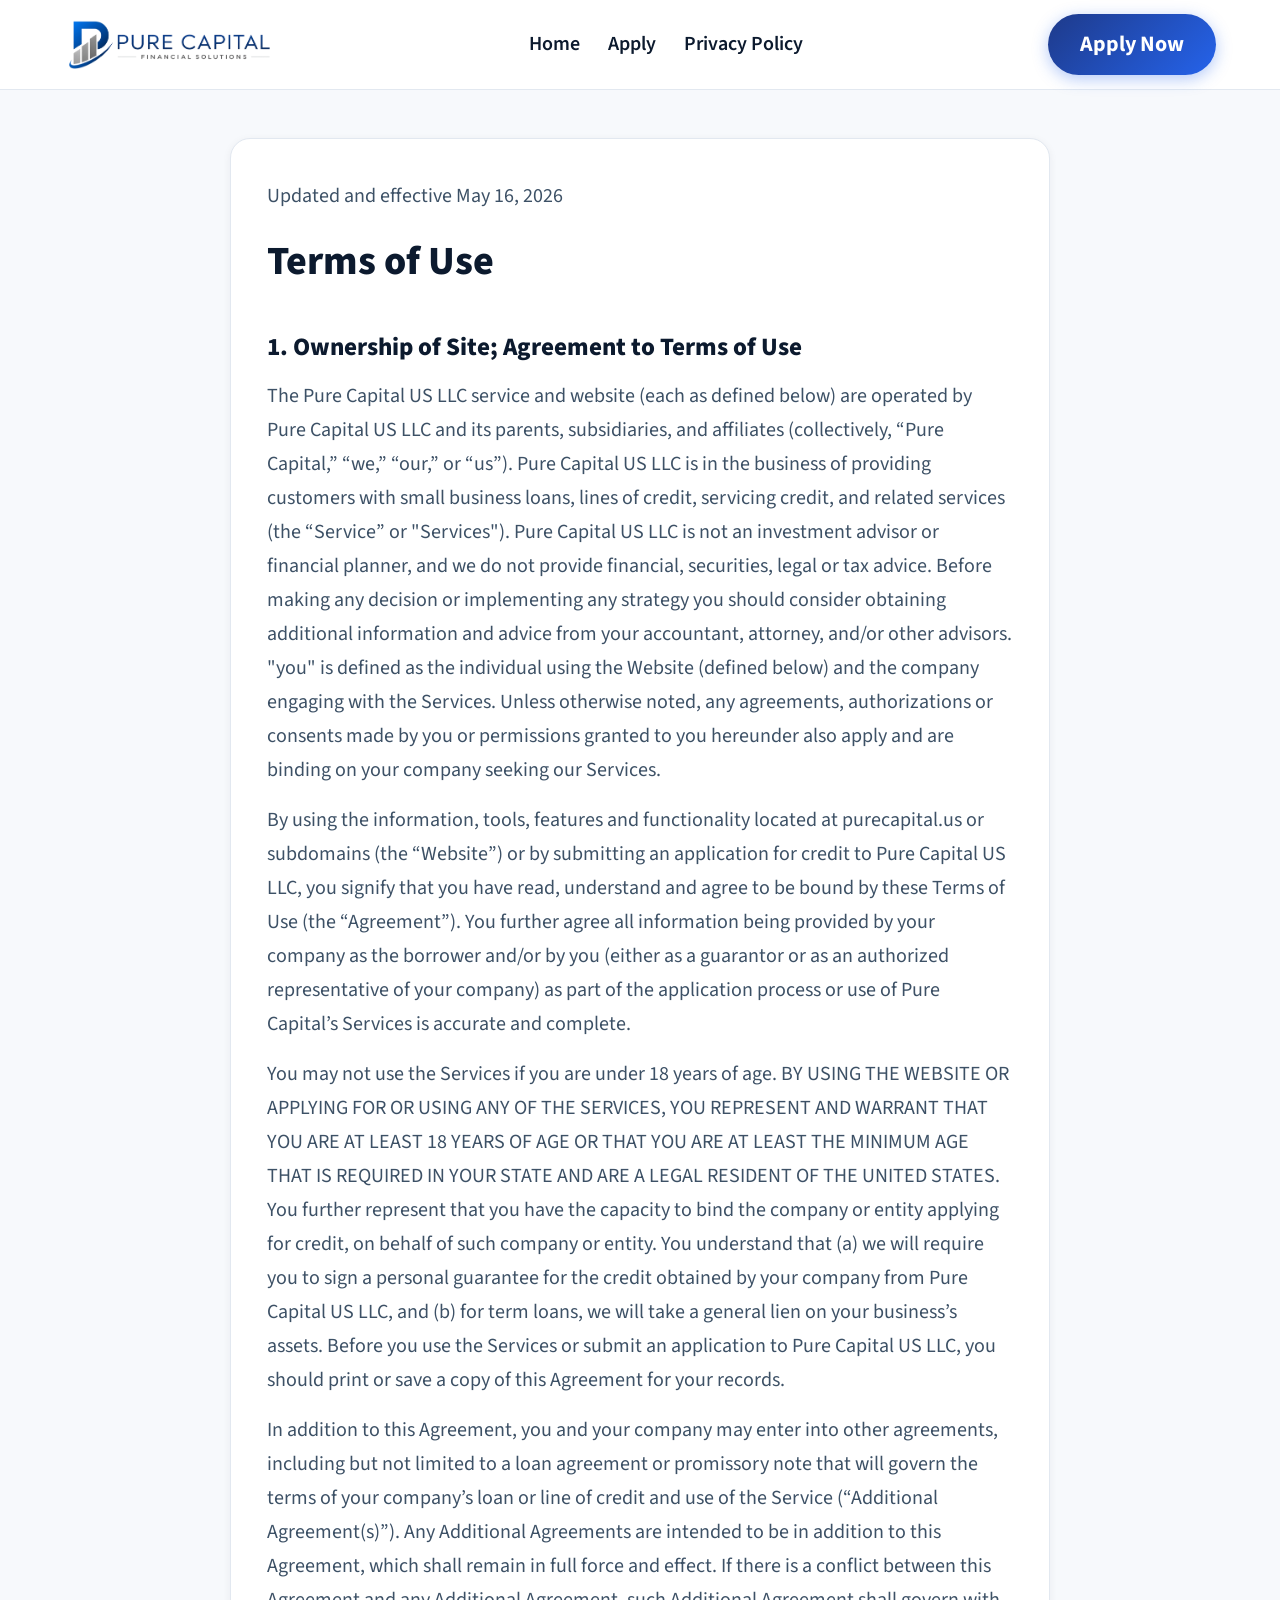
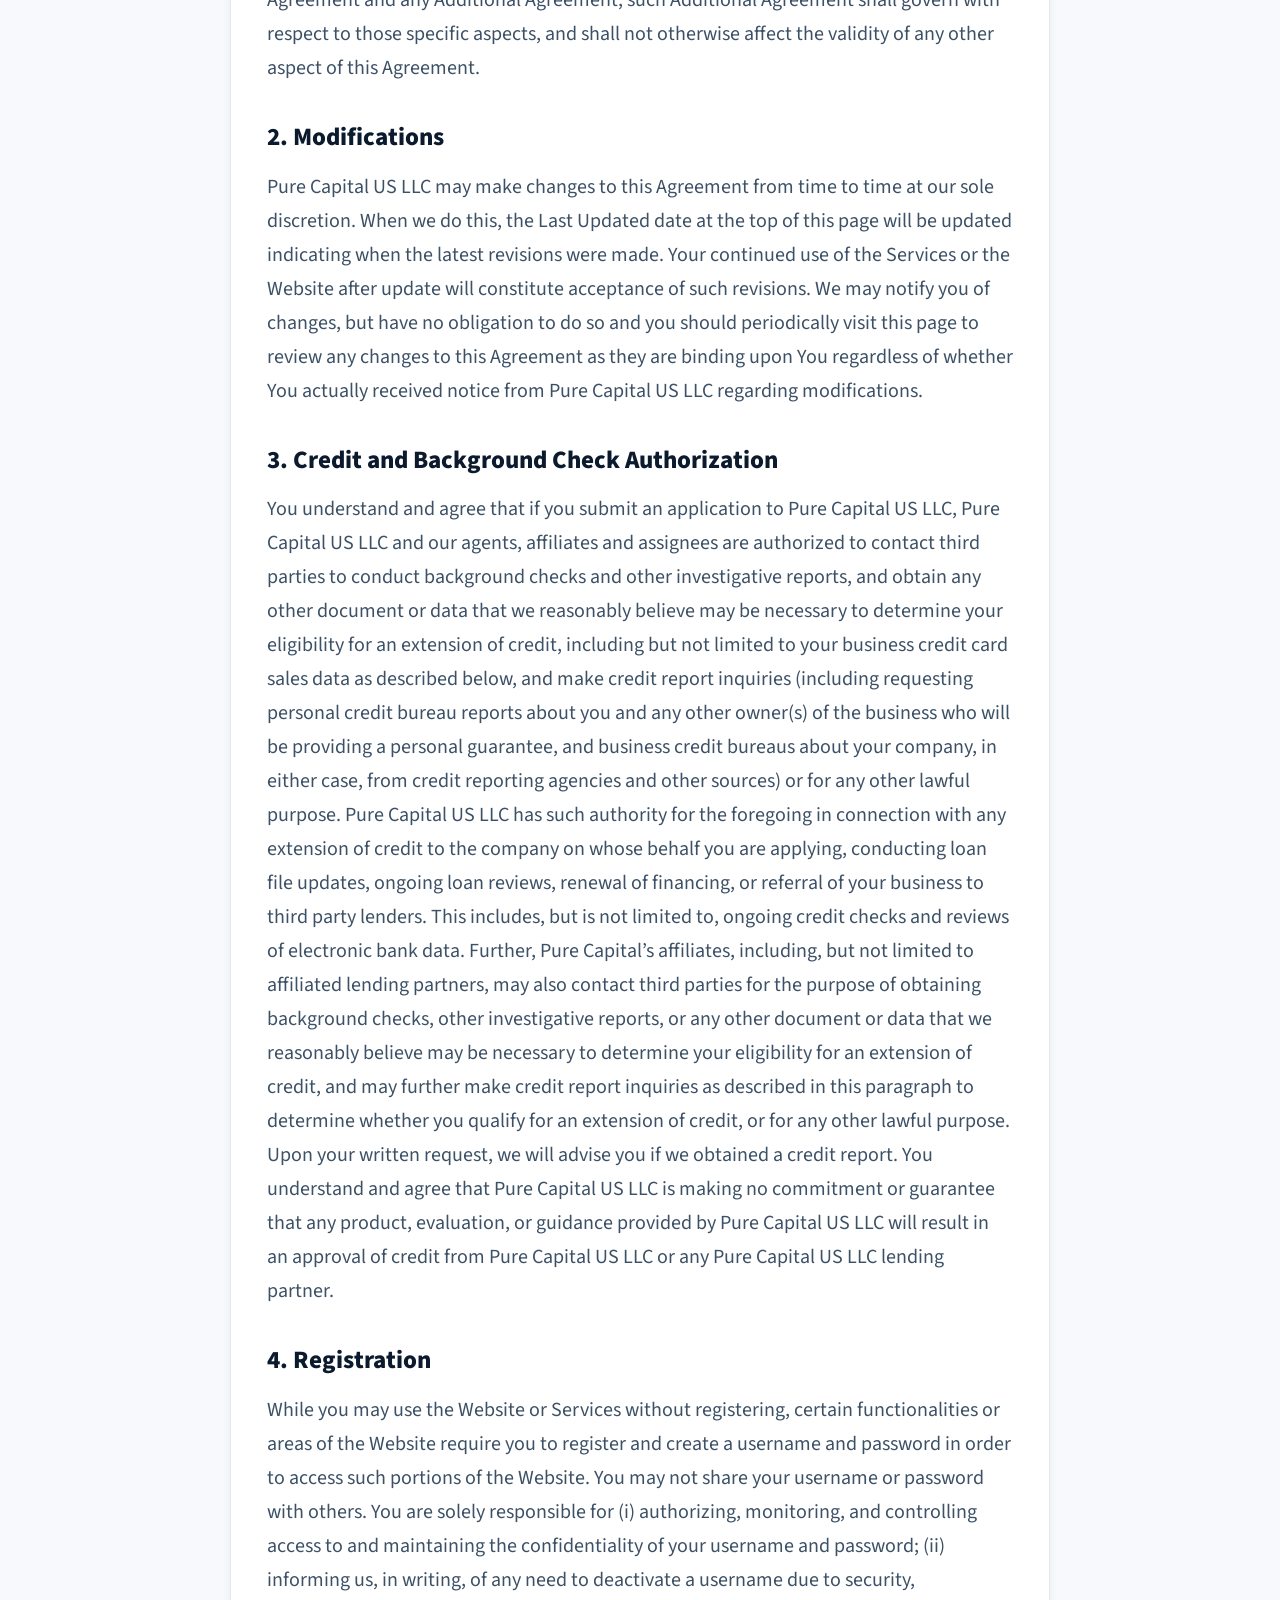
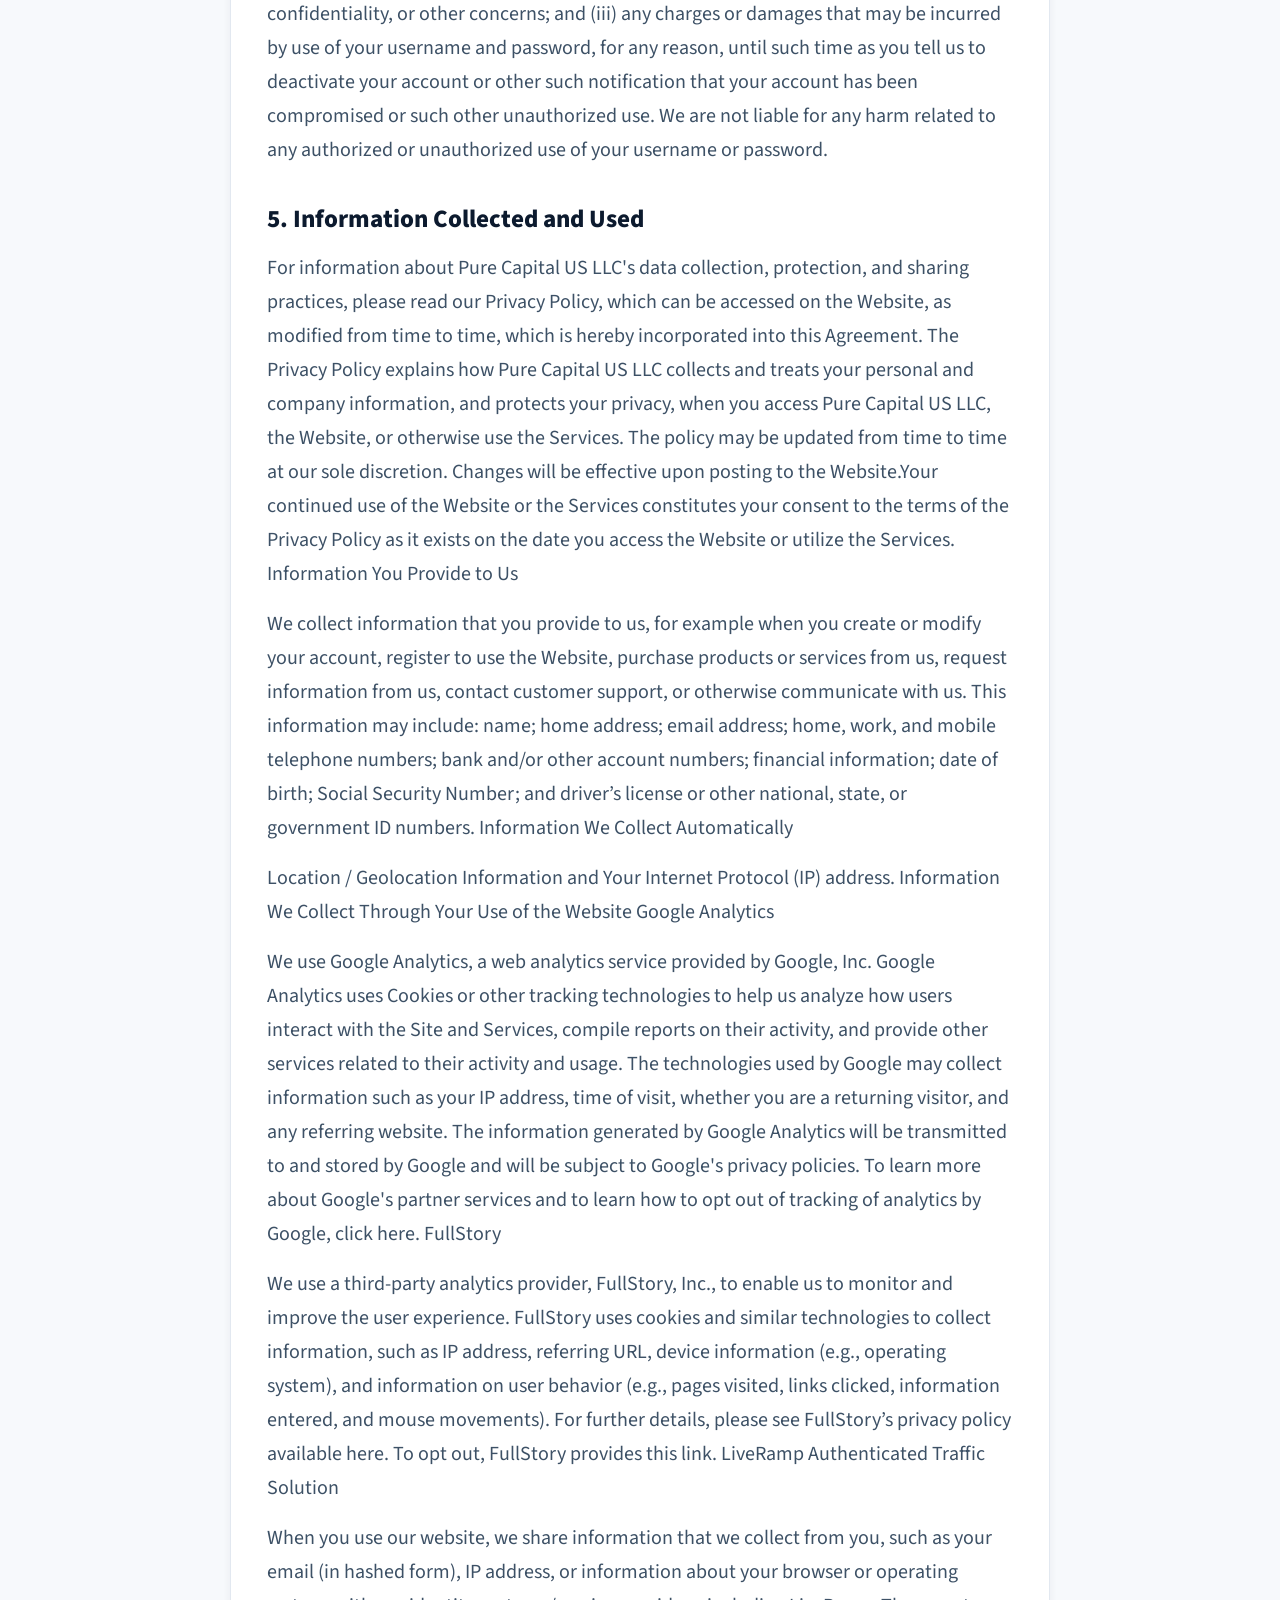
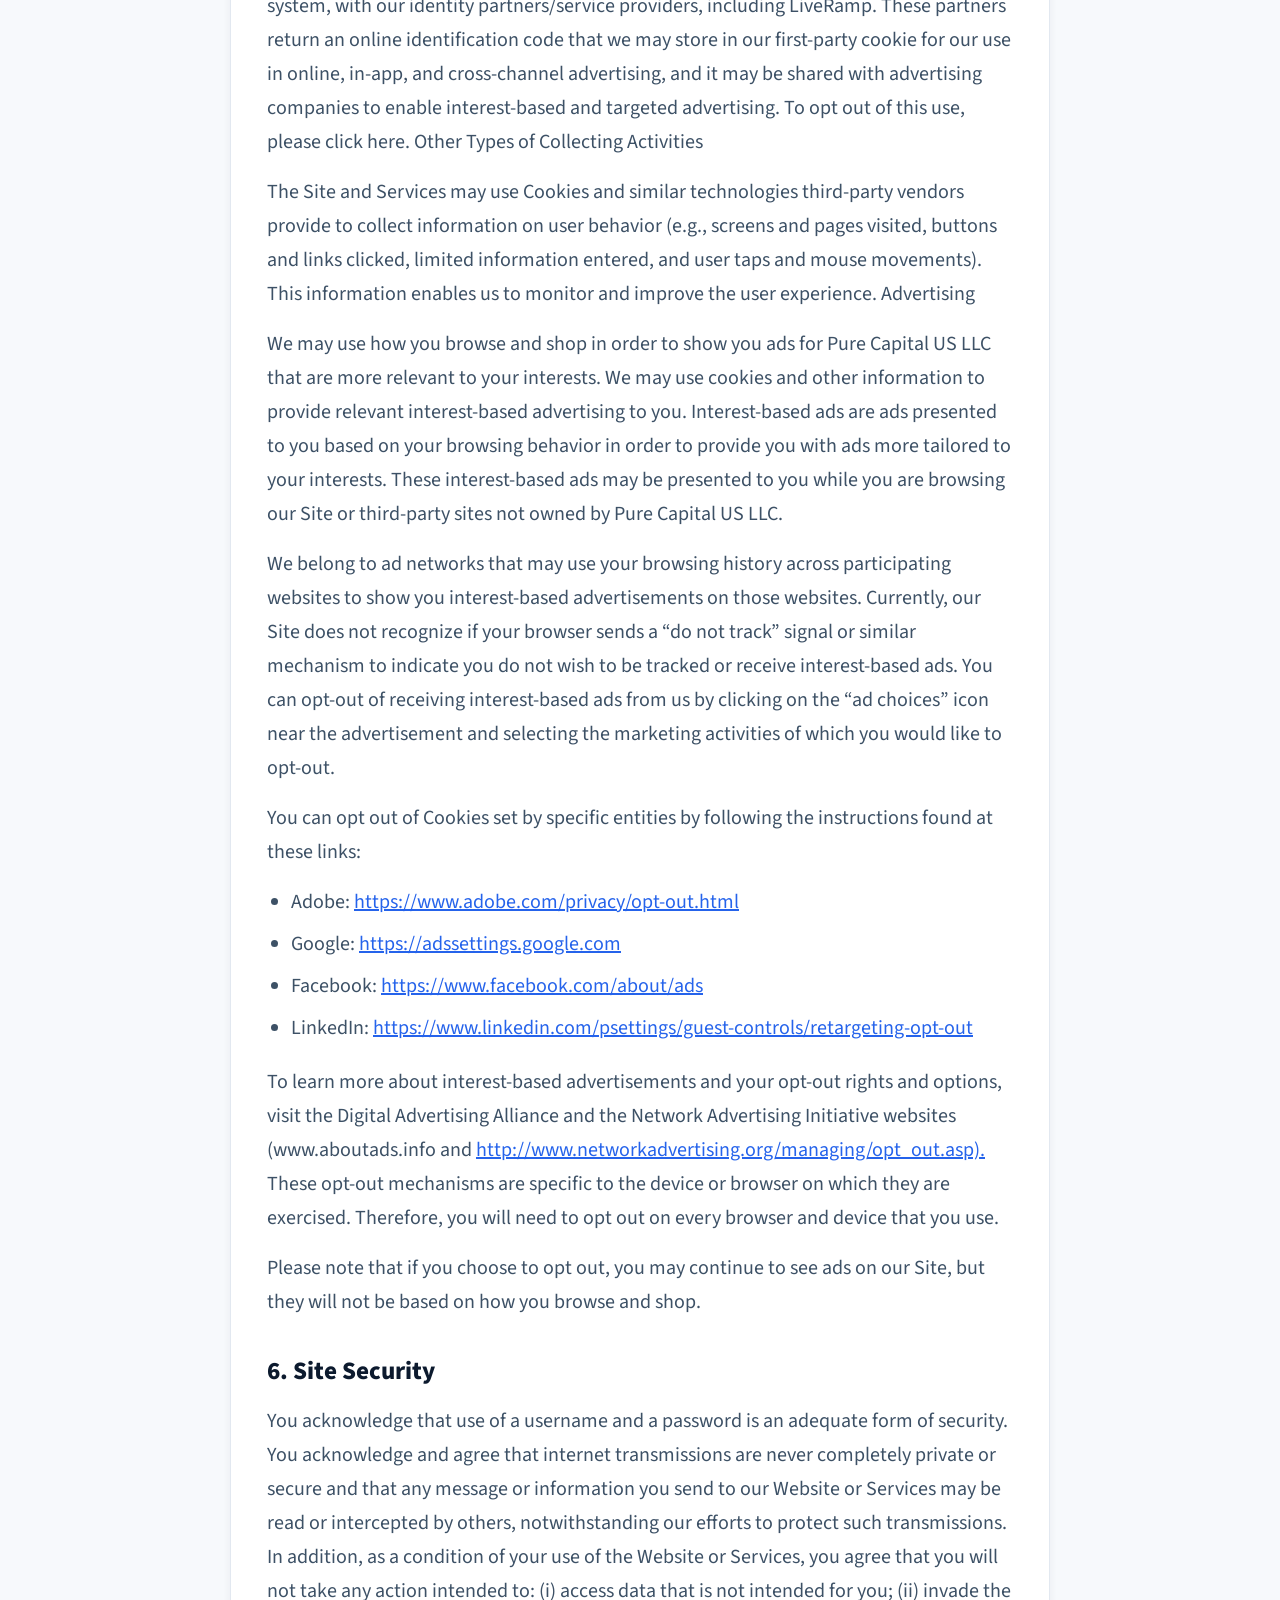
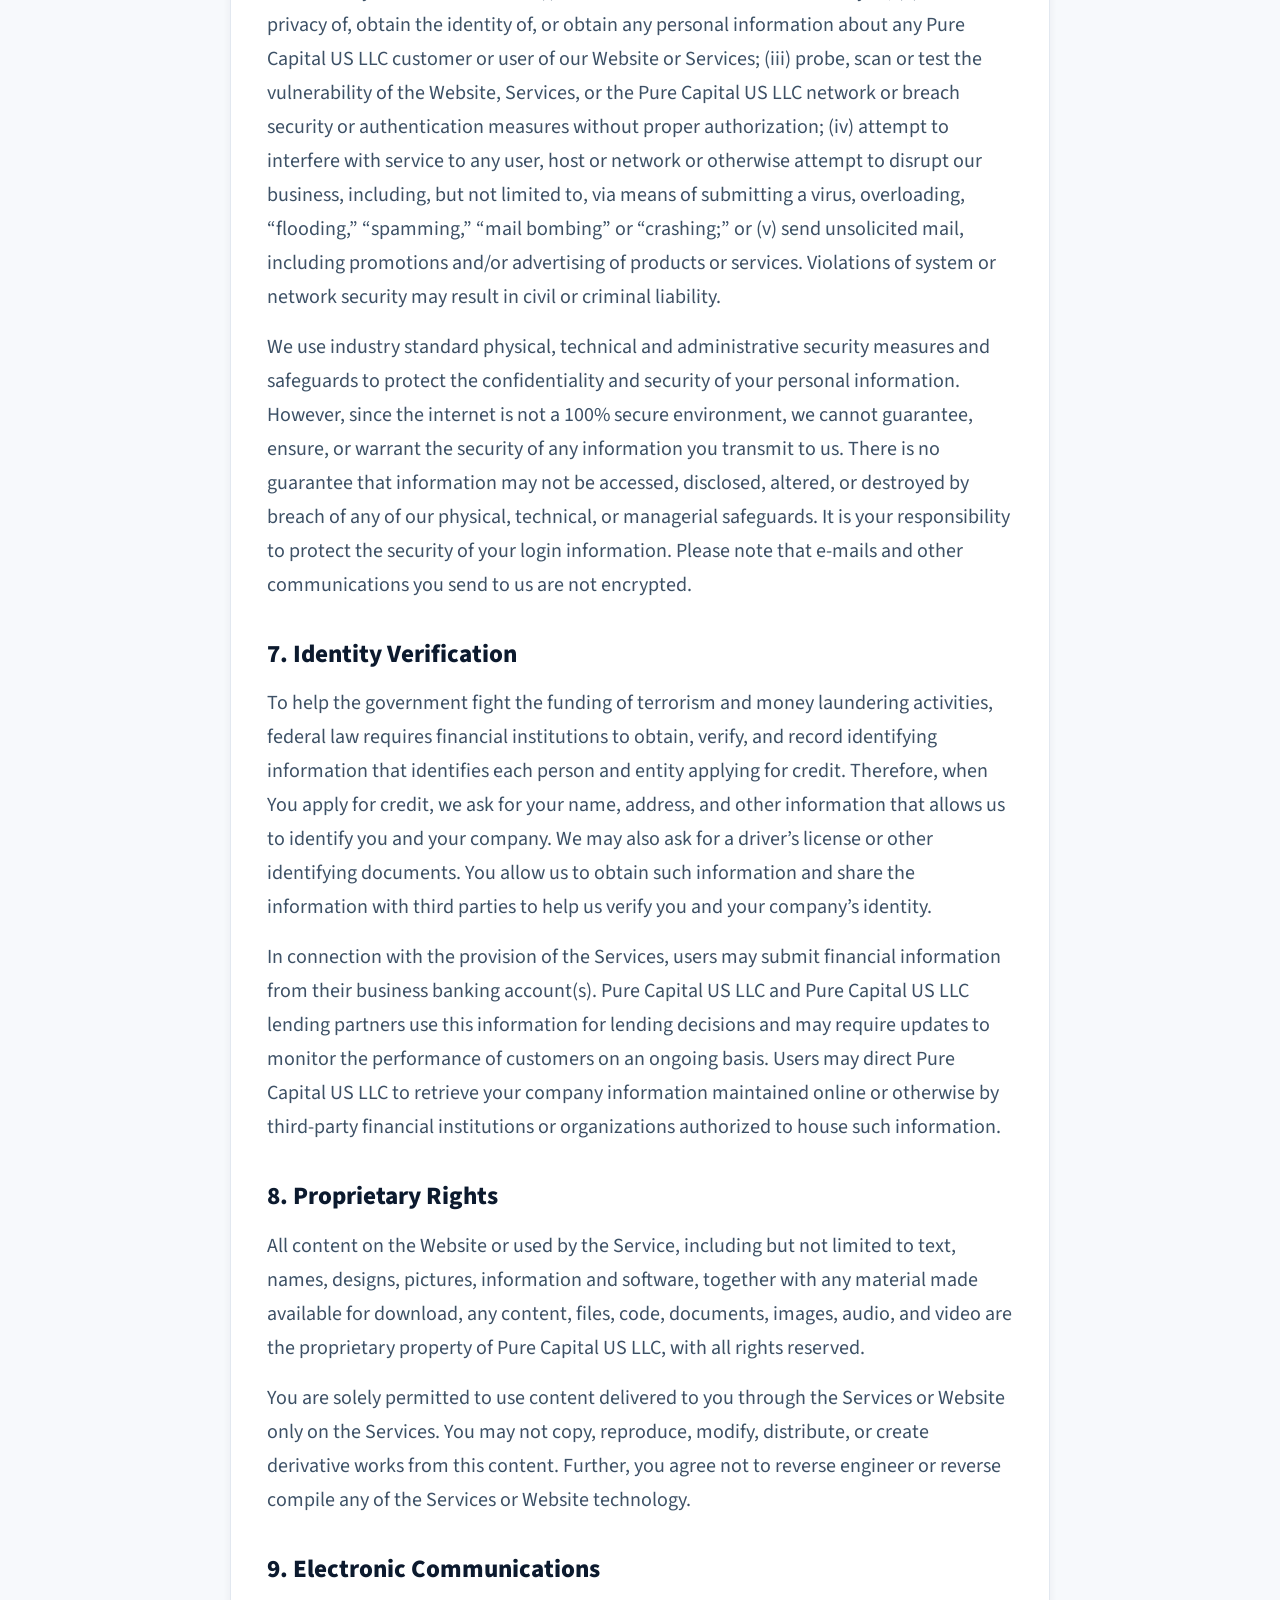
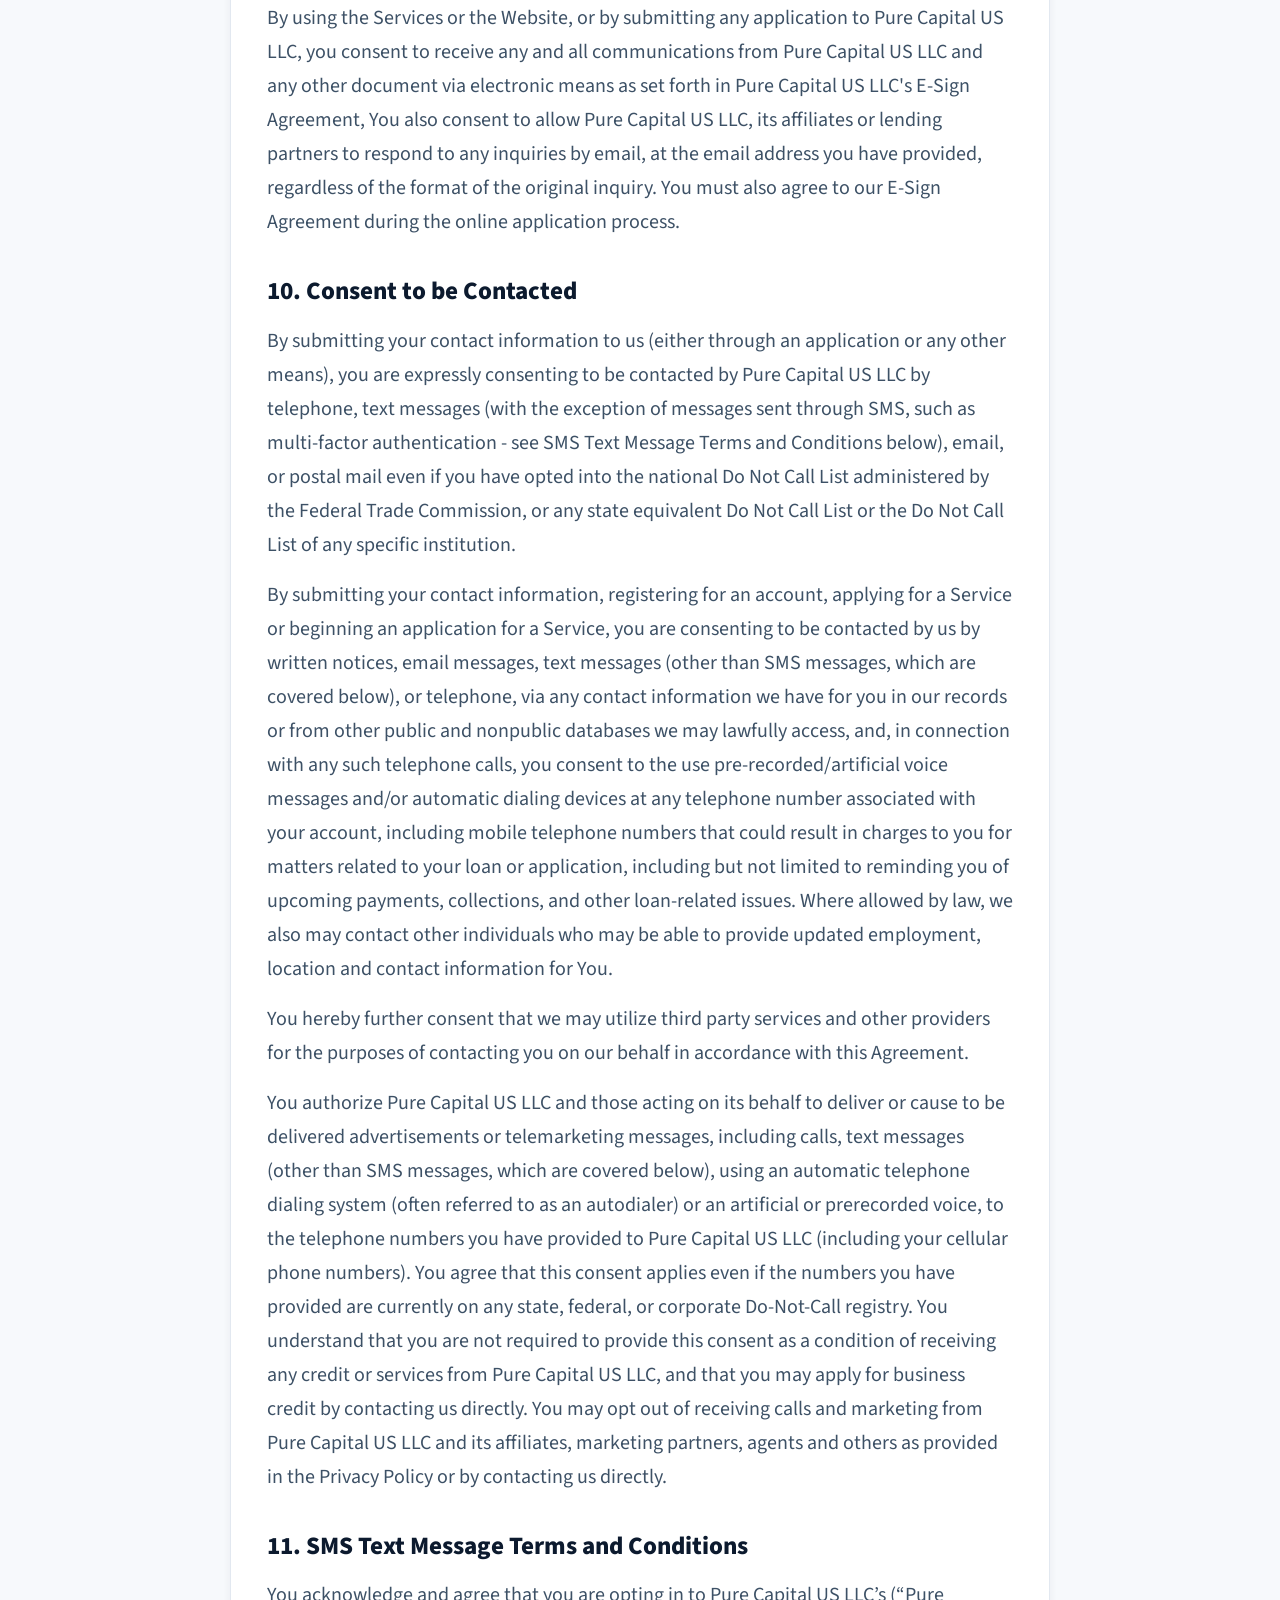
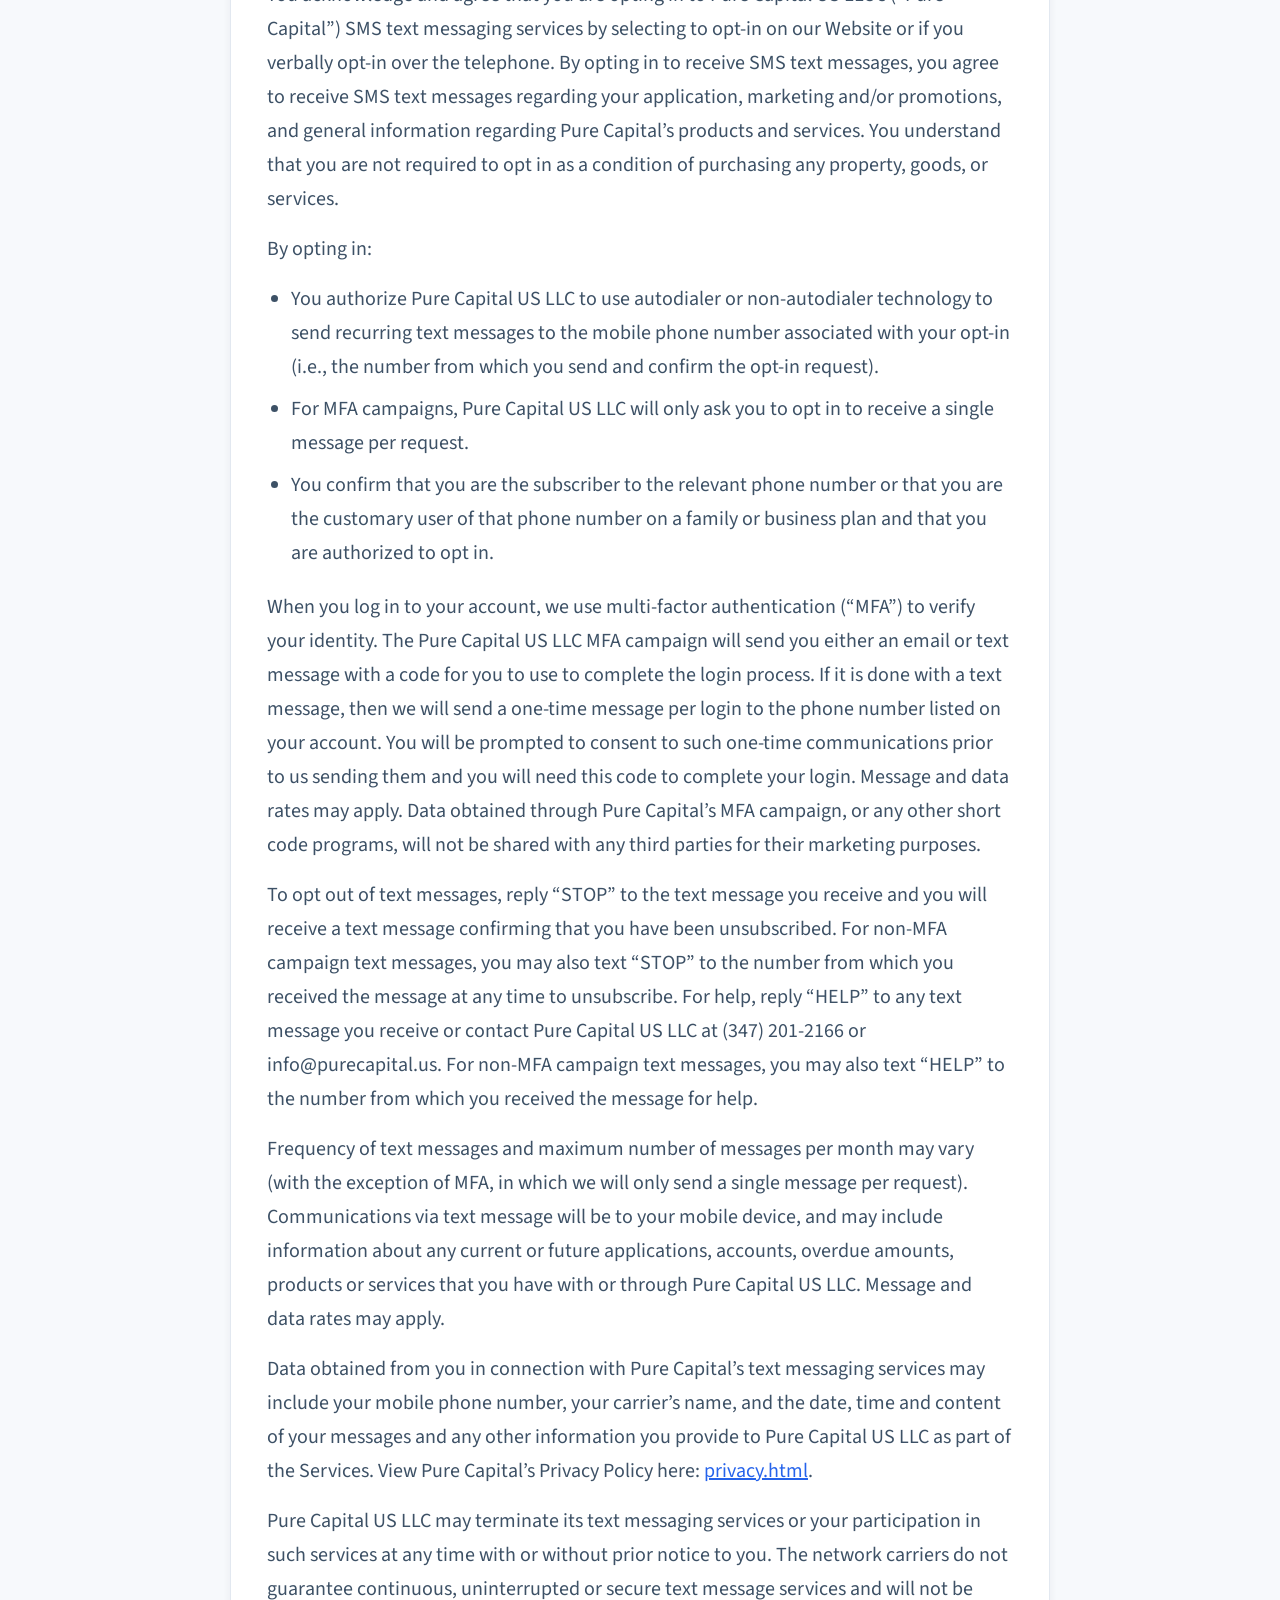
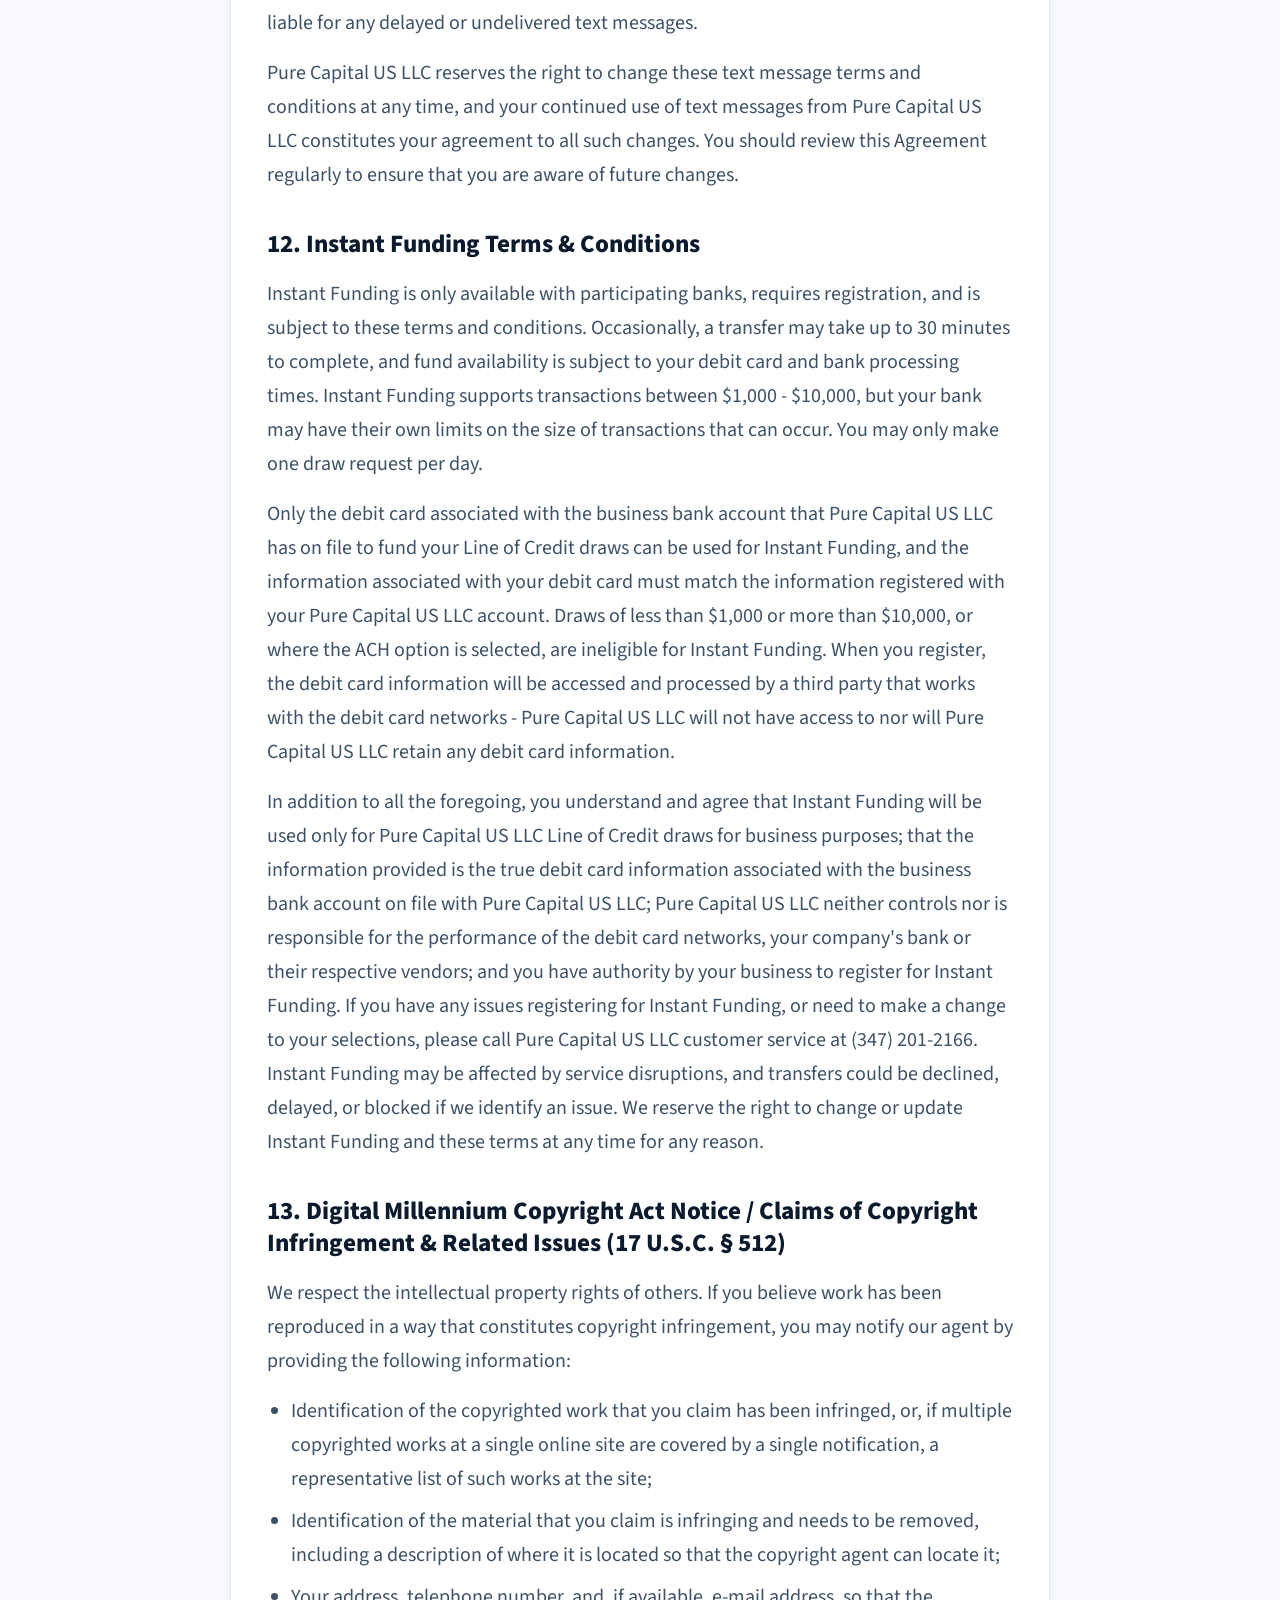
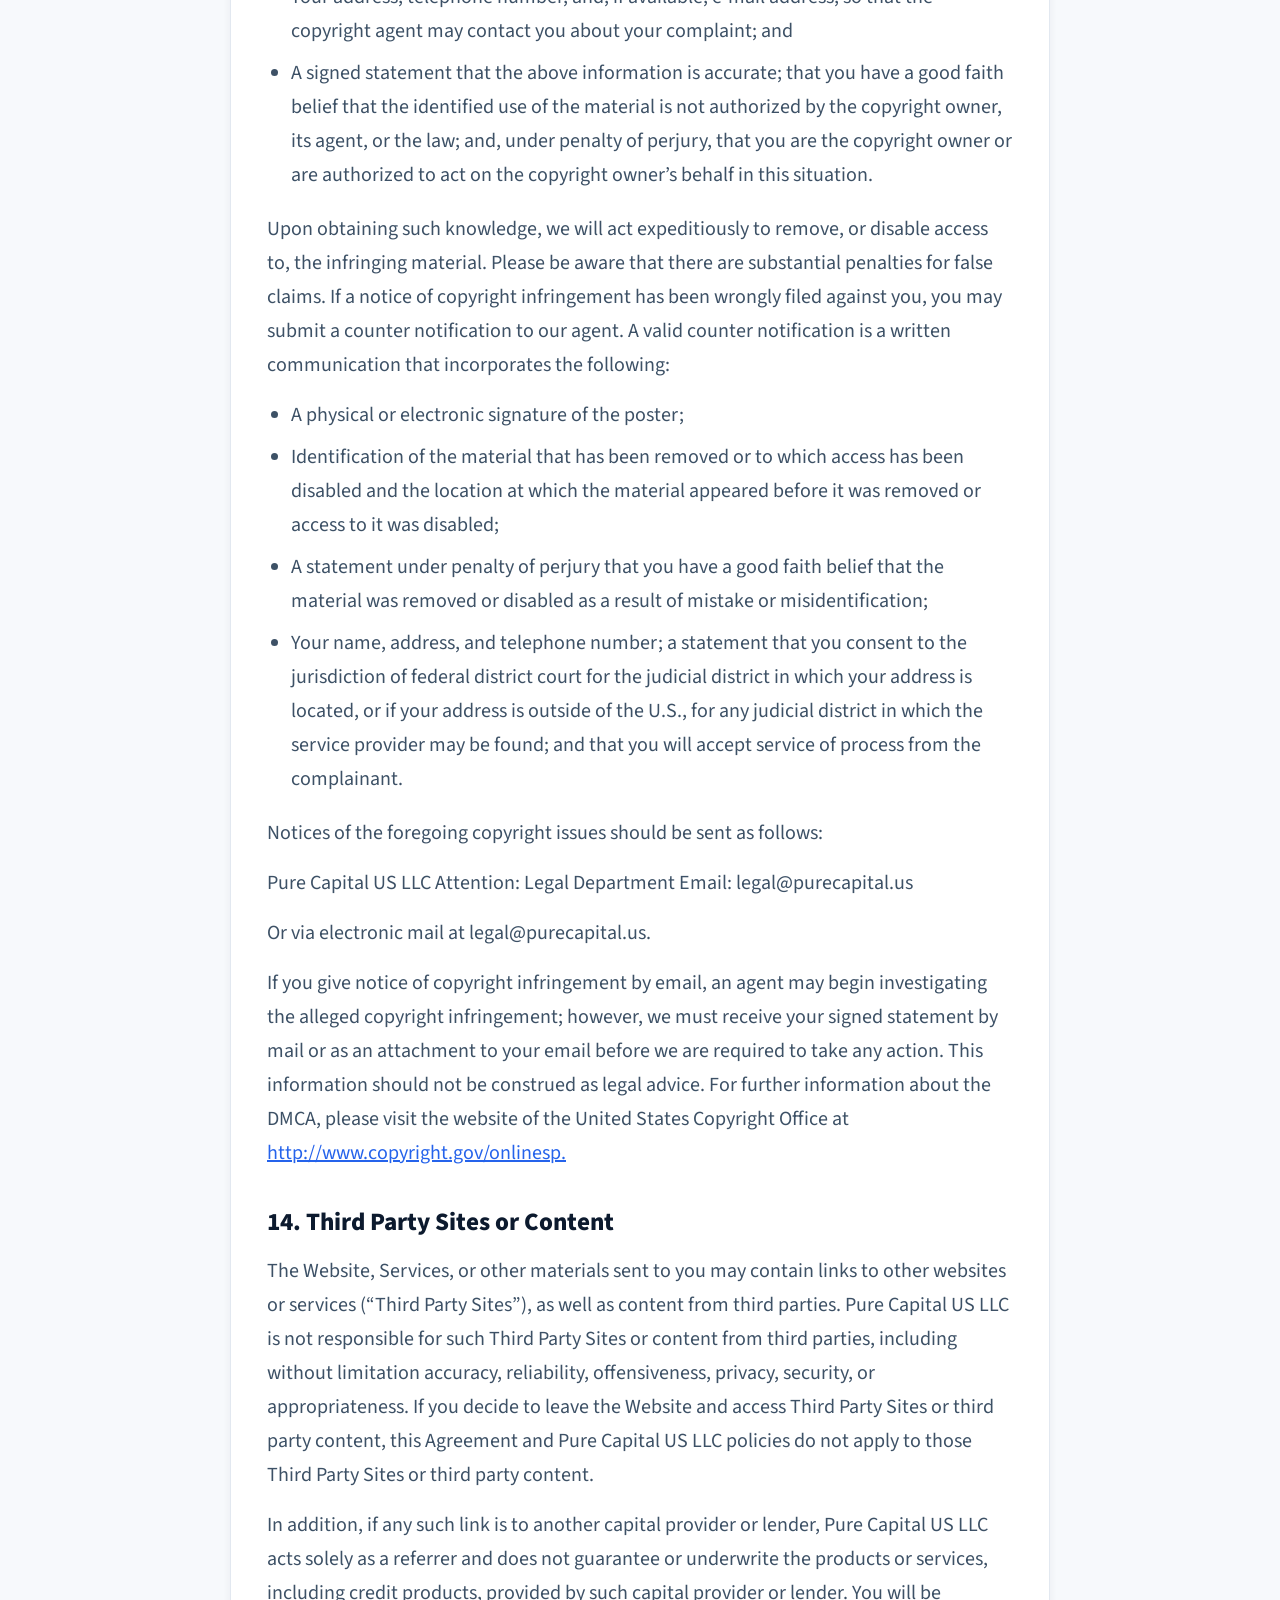
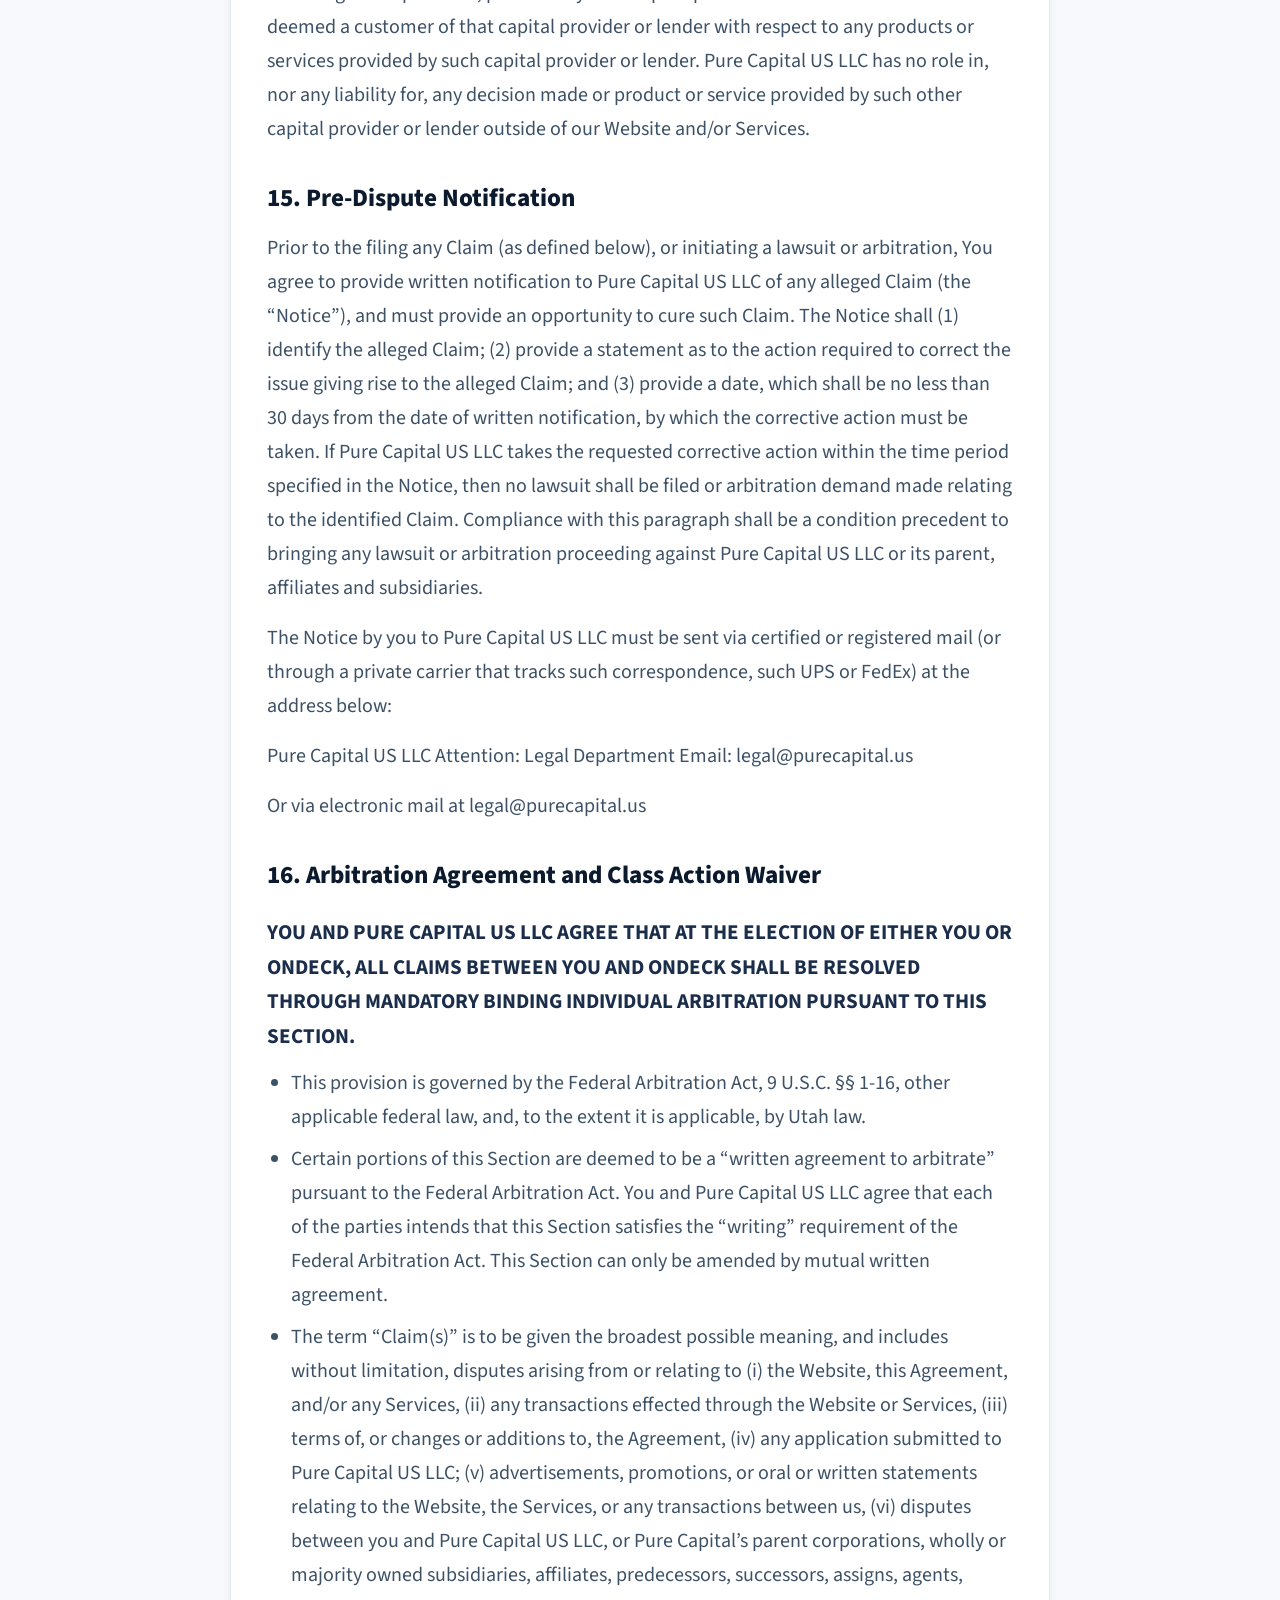
<file: terms.html>
<!DOCTYPE html>
<html lang="en">
<head>
  <meta charset="UTF-8" />
  <meta name="viewport" content="width=device-width, initial-scale=1.0" />
  <title>Terms of Use | Pure Capital US LLC</title>
  <meta name="description" content="Read the Terms of Use for Pure Capital US LLC and purecapital.us. Business funding services, applications, and legal agreements." />
  <meta name="robots" content="index, follow" />
  <link rel="canonical" href="https://purecapital.us/terms.html" />
  <meta name="author" content="Pure Capital US LLC" />
  <meta name="theme-color" content="#0c1a2e" />
  <link rel="icon" href="https://purecapital.us/assets/IMG_20260531_000449-removebg-preview.png" type="image/png" />
  <link rel="apple-touch-icon" href="https://purecapital.us/assets/IMG_20260531_000449-removebg-preview.png" />
  <meta property="og:type" content="website" />
  <meta property="og:site_name" content="Pure Capital" />
  <meta property="og:title" content="Terms of Use | Pure Capital US LLC" />
  <meta property="og:description" content="Read the Terms of Use for Pure Capital US LLC and purecapital.us. Business funding services, applications, and legal agreements." />
  <meta property="og:url" content="https://purecapital.us/terms.html" />
  <meta property="og:image" content="https://purecapital.us/assets/banner.jpg" />
  <meta property="og:image:alt" content="Pure Capital business funding" />
  <meta property="og:locale" content="en_US" />
  <meta name="twitter:card" content="summary_large_image" />
  <meta name="twitter:title" content="Terms of Use | Pure Capital US LLC" />
  <meta name="twitter:description" content="Read the Terms of Use for Pure Capital US LLC and purecapital.us. Business funding services, applications, and legal agreements." />
  <meta name="twitter:image" content="https://purecapital.us/assets/banner.jpg" />
  <script type="application/ld+json">{"@context": "https://schema.org", "@graph": [{"@type": "Organization", "@id": "https://purecapital.us/#organization", "name": "Pure Capital US LLC", "url": "https://purecapital.us", "logo": "https://purecapital.us/assets/IMG_20260531_000449-removebg-preview.png", "image": "https://purecapital.us/assets/IMG_20260531_000449-removebg-preview.png", "telephone": "+1-347-201-2166", "email": "info@purecapital.us", "sameAs": ["https://x.com/purecapitalus", "https://instagram.com/purecapitalus"], "contactPoint": {"@type": "ContactPoint", "telephone": "+1-347-201-2166", "contactType": "customer service", "areaServed": "US", "availableLanguage": "English"}}, {"@type": "WebSite", "@id": "https://purecapital.us/#website", "url": "https://purecapital.us", "name": "Pure Capital", "publisher": {"@id": "https://purecapital.us/#organization"}, "inLanguage": "en-US"}, {"@type": "WebPage", "@id": "https://purecapital.us/terms.html#webpage", "name": "Terms of Use | Pure Capital US LLC", "url": "https://purecapital.us/terms.html", "description": "Read the Terms of Use for Pure Capital US LLC and purecapital.us. Business funding services, applications, and legal agreements.", "isPartOf": {"@id": "https://purecapital.us/#website"}, "about": {"@id": "https://purecapital.us/#organization"}, "inLanguage": "en-US"}]}</script>
  <link rel="preconnect" href="https://fonts.googleapis.com">
  <link rel="preconnect" href="https://fonts.gstatic.com" crossorigin>
  <link href="https://fonts.googleapis.com/css2?family=Source+Sans+3:wght@400;600;700;800&display=swap" rel="stylesheet">
  <link rel="stylesheet" href="style.css">
</head>
<body>
  <header class="site-header">
    <div class="header-container">
      <a href="index.html" class="logo">
        <img src="assets/IMG_20260531_000449-removebg-preview.png" alt="Pure Capital US LLC — business funding" width="180" height="52" />
      </a>
      <nav class="main-nav" aria-label="Main navigation">
        <ul>
          <li><a href="index.html">Home</a></li>
          <li><a href="apply.html">Apply</a></li>
          <li><a href="privacy.html">Privacy Policy</a></li>
        </ul>
      </nav>
      <div class="header-actions">
        <a href="apply.html" class="btn btn-primary">Apply Now</a>
      </div>
      <button class="menu-toggle" aria-label="Open menu" aria-expanded="false">
        <span></span><span></span><span></span>
      </button>
    </div>
  </header>
  <nav class="mobile-nav" aria-label="Mobile navigation">
    <ul>
      <li><a href="index.html">Home</a></li>
      <li><a href="apply.html">Apply</a></li>
      <li><a href="privacy.html">Privacy Policy</a></li>
    </ul>
  </nav>
  <main class="legal-page">
    <div class="legal-container">
<p class="legal-effective">Updated and effective May 16, 2026</p>
<h1>Terms of Use</h1>
<h2>1. Ownership of Site; Agreement to Terms of Use</h2>
<p>The Pure Capital US LLC service and website (each as defined below) are operated by Pure Capital US LLC and its parents, subsidiaries, and affiliates (collectively, “Pure Capital,” “we,” “our,” or “us”). Pure Capital US LLC is in the business of providing customers with small business loans, lines of credit, servicing credit, and related services (the “Service” or &quot;Services&quot;). Pure Capital US LLC is not an investment advisor or financial planner, and we do not provide financial, securities, legal or tax advice. Before making any decision or implementing any strategy you should consider obtaining additional information and advice from your accountant, attorney, and/or other advisors. &quot;you&quot; is defined as the individual using the Website (defined below) and the company engaging with the Services. Unless otherwise noted, any agreements, authorizations or consents made by you or permissions granted to you hereunder also apply and are binding on your company seeking our Services.</p>
<p>By using the information, tools, features and functionality located at purecapital.us or subdomains (the “Website”) or by submitting an application for credit to Pure Capital US LLC, you signify that you have read, understand and agree to be bound by these Terms of Use (the “Agreement”). You further agree all information being provided by your company as the borrower and/or by you (either as a guarantor or as an authorized representative of your company) as part of the application process or use of Pure Capital’s Services is accurate and complete.</p>
<p>You may not use the Services if you are under 18 years of age. BY USING THE WEBSITE OR APPLYING FOR OR USING ANY OF THE SERVICES, YOU REPRESENT AND WARRANT THAT YOU ARE AT LEAST 18 YEARS OF AGE OR THAT YOU ARE AT LEAST THE MINIMUM AGE THAT IS REQUIRED IN YOUR STATE AND ARE A LEGAL RESIDENT OF THE UNITED STATES. You further represent that you have the capacity to bind the company or entity applying for credit, on behalf of such company or entity. You understand that (a) we will require you to sign a personal guarantee for the credit obtained by your company from Pure Capital US LLC, and (b) for term loans, we will take a general lien on your business’s assets. Before you use the Services or submit an application to Pure Capital US LLC, you should print or save a copy of this Agreement for your records.</p>
<p>In addition to this Agreement, you and your company may enter into other agreements, including but not limited to a loan agreement or promissory note that will govern the terms of your company’s loan or line of credit and use of the Service (“Additional Agreement(s)”). Any Additional Agreements are intended to be in addition to this Agreement, which shall remain in full force and effect. If there is a conflict between this Agreement and any Additional Agreement, such Additional Agreement shall govern with respect to those specific aspects, and shall not otherwise affect the validity of any other aspect of this Agreement.</p>
<h2>2. Modifications</h2>
<p>Pure Capital US LLC may make changes to this Agreement from time to time at our sole discretion. When we do this, the Last Updated date at the top of this page will be updated indicating when the latest revisions were made. Your continued use of the Services or the Website after update will constitute acceptance of such revisions. We may notify you of changes, but have no obligation to do so and you should periodically visit this page to review any changes to this Agreement as they are binding upon You regardless of whether You actually received notice from Pure Capital US LLC regarding modifications.</p>
<h2>3. Credit and Background Check Authorization</h2>
<p>You understand and agree that if you submit an application to Pure Capital US LLC, Pure Capital US LLC and our agents, affiliates and assignees are authorized to contact third parties to conduct background checks and other investigative reports, and obtain any other document or data that we reasonably believe may be necessary to determine your eligibility for an extension of credit, including but not limited to your business credit card sales data as described below, and make credit report inquiries (including requesting personal credit bureau reports about you and any other owner(s) of the business who will be providing a personal guarantee, and business credit bureaus about your company, in either case, from credit reporting agencies and other sources) or for any other lawful purpose. Pure Capital US LLC has such authority for the foregoing in connection with any extension of credit to the company on whose behalf you are applying, conducting loan file updates, ongoing loan reviews, renewal of financing, or referral of your business to third party lenders. This includes, but is not limited to, ongoing credit checks and reviews of electronic bank data. Further, Pure Capital’s affiliates, including, but not limited to affiliated lending partners, may also contact third parties for the purpose of obtaining background checks, other investigative reports, or any other document or data that we reasonably believe may be necessary to determine your eligibility for an extension of credit, and may further make credit report inquiries as described in this paragraph to determine whether you qualify for an extension of credit, or for any other lawful purpose. Upon your written request, we will advise you if we obtained a credit report. You understand and agree that Pure Capital US LLC is making no commitment or guarantee that any product, evaluation, or guidance provided by Pure Capital US LLC will result in an approval of credit from Pure Capital US LLC or any Pure Capital US LLC lending partner.</p>
<h2>4. Registration</h2>
<p>While you may use the Website or Services without registering, certain functionalities or areas of the Website require you to register and create a username and password in order to access such portions of the Website. You may not share your username or password with others. You are solely responsible for (i) authorizing, monitoring, and controlling access to and maintaining the confidentiality of your username and password; (ii) informing us, in writing, of any need to deactivate a username due to security, confidentiality, or other concerns; and (iii) any charges or damages that may be incurred by use of your username and password, for any reason, until such time as you tell us to deactivate your account or other such notification that your account has been compromised or such other unauthorized use. We are not liable for any harm related to any authorized or unauthorized use of your username or password.</p>
<h2>5. Information Collected and Used</h2>
<p>For information about Pure Capital US LLC&#x27;s data collection, protection, and sharing practices, please read our Privacy Policy, which can be accessed on the Website, as modified from time to time, which is hereby incorporated into this Agreement. The Privacy Policy explains how Pure Capital US LLC collects and treats your personal and company information, and protects your privacy, when you access Pure Capital US LLC, the Website, or otherwise use the Services. The policy may be updated from time to time at our sole discretion. Changes will be effective upon posting to the Website.Your continued use of the Website or the Services constitutes your consent to the terms of the Privacy Policy as it exists on the date you access the Website or utilize the Services. Information You Provide to Us</p>
<p>We collect information that you provide to us, for example when you create or modify your account, register to use the Website, purchase products or services from us, request information from us, contact customer support, or otherwise communicate with us. This information may include: name; home address; email address; home, work, and mobile telephone numbers; bank and/or other account numbers; financial information; date of birth; Social Security Number; and driver’s license or other national, state, or government ID numbers. Information We Collect Automatically</p>
<p>Location / Geolocation Information and Your Internet Protocol (IP) address. Information We Collect Through Your Use of the Website Google Analytics</p>
<p>We use Google Analytics, a web analytics service provided by Google, Inc. Google Analytics uses Cookies or other tracking technologies to help us analyze how users interact with the Site and Services, compile reports on their activity, and provide other services related to their activity and usage. The technologies used by Google may collect information such as your IP address, time of visit, whether you are a returning visitor, and any referring website. The information generated by Google Analytics will be transmitted to and stored by Google and will be subject to Google&#x27;s privacy policies. To learn more about Google&#x27;s partner services and to learn how to opt out of tracking of analytics by Google, click here. FullStory</p>
<p>We use a third-party analytics provider, FullStory, Inc., to enable us to monitor and improve the user experience. FullStory uses cookies and similar technologies to collect information, such as IP address, referring URL, device information (e.g., operating system), and information on user behavior (e.g., pages visited, links clicked, information entered, and mouse movements). For further details, please see FullStory’s privacy policy available here. To opt out, FullStory provides this link. LiveRamp Authenticated Traffic Solution</p>
<p>When you use our website, we share information that we collect from you, such as your email (in hashed form), IP address, or information about your browser or operating system, with our identity partners/service providers, including LiveRamp. These partners return an online identification code that we may store in our first-party cookie for our use in online, in-app, and cross-channel advertising, and it may be shared with advertising companies to enable interest-based and targeted advertising. To opt out of this use, please click here. Other Types of Collecting Activities</p>
<p>The Site and Services may use Cookies and similar technologies third-party vendors provide to collect information on user behavior (e.g., screens and pages visited, buttons and links clicked, limited information entered, and user taps and mouse movements). This information enables us to monitor and improve the user experience. Advertising</p>
<p>We may use how you browse and shop in order to show you ads for Pure Capital US LLC that are more relevant to your interests. We may use cookies and other information to provide relevant interest-based advertising to you. Interest-based ads are ads presented to you based on your browsing behavior in order to provide you with ads more tailored to your interests. These interest-based ads may be presented to you while you are browsing our Site or third-party sites not owned by Pure Capital US LLC.</p>
<p>We belong to ad networks that may use your browsing history across participating websites to show you interest-based advertisements on those websites. Currently, our Site does not recognize if your browser sends a “do not track” signal or similar mechanism to indicate you do not wish to be tracked or receive interest-based ads. You can opt-out of receiving interest-based ads from us by clicking on the “ad choices” icon near the advertisement and selecting the marketing activities of which you would like to opt-out.</p>
<p>You can opt out of Cookies set by specific entities by following the instructions found at these links:</p>
<ul><li>Adobe: <a href="https://www.adobe.com/privacy/opt-out.html">https://www.adobe.com/privacy/opt-out.html</a></li><li>Google: <a href="https://adssettings.google.com">https://adssettings.google.com</a></li><li>Facebook: <a href="https://www.facebook.com/about/ads">https://www.facebook.com/about/ads</a></li><li>LinkedIn: <a href="https://www.linkedin.com/psettings/guest-controls/retargeting-opt-out">https://www.linkedin.com/psettings/guest-controls/retargeting-opt-out</a></li></ul>
<p>To learn more about interest-based advertisements and your opt-out rights and options, visit the Digital Advertising Alliance and the Network Advertising Initiative websites (www.aboutads.info and <a href="http://www.networkadvertising.org/managing/opt_out.asp).">http://www.networkadvertising.org/managing/opt_out.asp).</a> These opt-out mechanisms are specific to the device or browser on which they are exercised. Therefore, you will need to opt out on every browser and device that you use.</p>
<p>Please note that if you choose to opt out, you may continue to see ads on our Site, but they will not be based on how you browse and shop.</p>
<h2>6. Site Security</h2>
<p>You acknowledge that use of a username and a password is an adequate form of security. You acknowledge and agree that internet transmissions are never completely private or secure and that any message or information you send to our Website or Services may be read or intercepted by others, notwithstanding our efforts to protect such transmissions. In addition, as a condition of your use of the Website or Services, you agree that you will not take any action intended to: (i) access data that is not intended for you; (ii) invade the privacy of, obtain the identity of, or obtain any personal information about any Pure Capital US LLC customer or user of our Website or Services; (iii) probe, scan or test the vulnerability of the Website, Services, or the Pure Capital US LLC network or breach security or authentication measures without proper authorization; (iv) attempt to interfere with service to any user, host or network or otherwise attempt to disrupt our business, including, but not limited to, via means of submitting a virus, overloading, “flooding,” “spamming,” “mail bombing” or “crashing;” or (v) send unsolicited mail, including promotions and/or advertising of products or services. Violations of system or network security may result in civil or criminal liability.</p>
<p>We use industry standard physical, technical and administrative security measures and safeguards to protect the confidentiality and security of your personal information. However, since the internet is not a 100% secure environment, we cannot guarantee, ensure, or warrant the security of any information you transmit to us. There is no guarantee that information may not be accessed, disclosed, altered, or destroyed by breach of any of our physical, technical, or managerial safeguards. It is your responsibility to protect the security of your login information. Please note that e-mails and other communications you send to us are not encrypted.</p>
<h2>7. Identity Verification</h2>
<p>To help the government fight the funding of terrorism and money laundering activities, federal law requires financial institutions to obtain, verify, and record identifying information that identifies each person and entity applying for credit. Therefore, when You apply for credit, we ask for your name, address, and other information that allows us to identify you and your company. We may also ask for a driver’s license or other identifying documents. You allow us to obtain such information and share the information with third parties to help us verify you and your company’s identity.</p>
<p>In connection with the provision of the Services, users may submit financial information from their business banking account(s). Pure Capital US LLC and Pure Capital US LLC lending partners use this information for lending decisions and may require updates to monitor the performance of customers on an ongoing basis. Users may direct Pure Capital US LLC to retrieve your company information maintained online or otherwise by third-party financial institutions or organizations authorized to house such information.</p>
<h2>8. Proprietary Rights</h2>
<p>All content on the Website or used by the Service, including but not limited to text, names, designs, pictures, information and software, together with any material made available for download, any content, files, code, documents, images, audio, and video are the proprietary property of Pure Capital US LLC, with all rights reserved.</p>
<p>You are solely permitted to use content delivered to you through the Services or Website only on the Services. You may not copy, reproduce, modify, distribute, or create derivative works from this content. Further, you agree not to reverse engineer or reverse compile any of the Services or Website technology.</p>
<h2>9. Electronic Communications</h2>
<p>By using the Services or the Website, or by submitting any application to Pure Capital US LLC, you consent to receive any and all communications from Pure Capital US LLC and any other document via electronic means as set forth in Pure Capital US LLC&#x27;s E-Sign Agreement, You also consent to allow Pure Capital US LLC, its affiliates or lending partners to respond to any inquiries by email, at the email address you have provided, regardless of the format of the original inquiry. You must also agree to our E-Sign Agreement during the online application process.</p>
<h2>10. Consent to be Contacted</h2>
<p>By submitting your contact information to us (either through an application or any other means), you are expressly consenting to be contacted by Pure Capital US LLC by telephone, text messages (with the exception of messages sent through SMS, such as multi-factor authentication - see SMS Text Message Terms and Conditions below), email, or postal mail even if you have opted into the national Do Not Call List administered by the Federal Trade Commission, or any state equivalent Do Not Call List or the Do Not Call List of any specific institution.</p>
<p>By submitting your contact information, registering for an account, applying for a Service or beginning an application for a Service, you are consenting to be contacted by us by written notices, email messages, text messages (other than SMS messages, which are covered below), or telephone, via any contact information we have for you in our records or from other public and nonpublic databases we may lawfully access, and, in connection with any such telephone calls, you consent to the use pre-recorded/artificial voice messages and/or automatic dialing devices at any telephone number associated with your account, including mobile telephone numbers that could result in charges to you for matters related to your loan or application, including but not limited to reminding you of upcoming payments, collections, and other loan-related issues. Where allowed by law, we also may contact other individuals who may be able to provide updated employment, location and contact information for You.</p>
<p>You hereby further consent that we may utilize third party services and other providers for the purposes of contacting you on our behalf in accordance with this Agreement.</p>
<p>You authorize Pure Capital US LLC and those acting on its behalf to deliver or cause to be delivered advertisements or telemarketing messages, including calls, text messages (other than SMS messages, which are covered below), using an automatic telephone dialing system (often referred to as an autodialer) or an artificial or prerecorded voice, to the telephone numbers you have provided to Pure Capital US LLC (including your cellular phone numbers). You agree that this consent applies even if the numbers you have provided are currently on any state, federal, or corporate Do-Not-Call registry. You understand that you are not required to provide this consent as a condition of receiving any credit or services from Pure Capital US LLC, and that you may apply for business credit by contacting us directly. You may opt out of receiving calls and marketing from Pure Capital US LLC and its affiliates, marketing partners, agents and others as provided in the Privacy Policy or by contacting us directly.</p>
<h2>11. SMS Text Message Terms and Conditions</h2>
<p>You acknowledge and agree that you are opting in to Pure Capital US LLC’s (“Pure Capital”) SMS text messaging services by selecting to opt-in on our Website or if you verbally opt-in over the telephone. By opting in to receive SMS text messages, you agree to receive SMS text messages regarding your application, marketing and/or promotions, and general information regarding Pure Capital’s products and services. You understand that you are not required to opt in as a condition of purchasing any property, goods, or services.</p>
<p>By opting in:</p>
<ul><li>You authorize Pure Capital US LLC to use autodialer or non-autodialer technology to send recurring text messages to the mobile phone number associated with your opt-in (i.e., the number from which you send and confirm the opt-in request).</li><li>For MFA campaigns, Pure Capital US LLC will only ask you to opt in to receive a single message per request.</li><li>You confirm that you are the subscriber to the relevant phone number or that you are the customary user of that phone number on a family or business plan and that you are authorized to opt in.</li></ul>
<p>When you log in to your account, we use multi-factor authentication (“MFA”) to verify your identity. The Pure Capital US LLC MFA campaign will send you either an email or text message with a code for you to use to complete the login process. If it is done with a text message, then we will send a one-time message per login to the phone number listed on your account. You will be prompted to consent to such one-time communications prior to us sending them and you will need this code to complete your login. Message and data rates may apply. Data obtained through Pure Capital’s MFA campaign, or any other short code programs, will not be shared with any third parties for their marketing purposes.</p>
<p>To opt out of text messages, reply “STOP” to the text message you receive and you will receive a text message confirming that you have been unsubscribed. For non-MFA campaign text messages, you may also text “STOP” to the number from which you received the message at any time to unsubscribe. For help, reply “HELP” to any text message you receive or contact Pure Capital US LLC at (347) 201-2166 or info@purecapital.us. For non-MFA campaign text messages, you may also text “HELP” to the number from which you received the message for help.</p>
<p>Frequency of text messages and maximum number of messages per month may vary (with the exception of MFA, in which we will only send a single message per request). Communications via text message will be to your mobile device, and may include information about any current or future applications, accounts, overdue amounts, products or services that you have with or through Pure Capital US LLC. Message and data rates may apply.</p>
<p>Data obtained from you in connection with Pure Capital’s text messaging services may include your mobile phone number, your carrier’s name, and the date, time and content of your messages and any other information you provide to Pure Capital US LLC as part of the Services. View Pure Capital’s Privacy Policy here: <a href="privacy.html">privacy.html</a>.</p>
<p>Pure Capital US LLC may terminate its text messaging services or your participation in such services at any time with or without prior notice to you. The network carriers do not guarantee continuous, uninterrupted or secure text message services and will not be liable for any delayed or undelivered text messages.</p>
<p>Pure Capital US LLC reserves the right to change these text message terms and conditions at any time, and your continued use of text messages from Pure Capital US LLC constitutes your agreement to all such changes. You should review this Agreement regularly to ensure that you are aware of future changes.</p>
<h2>12. Instant Funding Terms &amp; Conditions</h2>
<p>Instant Funding is only available with participating banks, requires registration, and is subject to these terms and conditions. Occasionally, a transfer may take up to 30 minutes to complete, and fund availability is subject to your debit card and bank processing times. Instant Funding supports transactions between $1,000 - $10,000, but your bank may have their own limits on the size of transactions that can occur. You may only make one draw request per day.</p>
<p>Only the debit card associated with the business bank account that Pure Capital US LLC has on file to fund your Line of Credit draws can be used for Instant Funding, and the information associated with your debit card must match the information registered with your Pure Capital US LLC account. Draws of less than $1,000 or more than $10,000, or where the ACH option is selected, are ineligible for Instant Funding. When you register, the debit card information will be accessed and processed by a third party that works with the debit card networks - Pure Capital US LLC will not have access to nor will Pure Capital US LLC retain any debit card information.</p>
<p>In addition to all the foregoing, you understand and agree that Instant Funding will be used only for Pure Capital US LLC Line of Credit draws for business purposes; that the information provided is the true debit card information associated with the business bank account on file with Pure Capital US LLC; Pure Capital US LLC neither controls nor is responsible for the performance of the debit card networks, your company&#x27;s bank or their respective vendors; and you have authority by your business to register for Instant Funding. If you have any issues registering for Instant Funding, or need to make a change to your selections, please call Pure Capital US LLC customer service at (347) 201-2166. Instant Funding may be affected by service disruptions, and transfers could be declined, delayed, or blocked if we identify an issue. We reserve the right to change or update Instant Funding and these terms at any time for any reason.</p>
<h2>13. Digital Millennium Copyright Act Notice / Claims of Copyright Infringement &amp; Related Issues (17 U.S.C. § 512)</h2>
<p>We respect the intellectual property rights of others. If you believe work has been reproduced in a way that constitutes copyright infringement, you may notify our agent by providing the following information:</p>
<ul><li>Identification of the copyrighted work that you claim has been infringed, or, if multiple copyrighted works at a single online site are covered by a single notification, a representative list of such works at the site;</li><li>Identification of the material that you claim is infringing and needs to be removed, including a description of where it is located so that the copyright agent can locate it;</li><li>Your address, telephone number, and, if available, e-mail address, so that the copyright agent may contact you about your complaint; and</li><li>A signed statement that the above information is accurate; that you have a good faith belief that the identified use of the material is not authorized by the copyright owner, its agent, or the law; and, under penalty of perjury, that you are the copyright owner or are authorized to act on the copyright owner’s behalf in this situation.</li></ul>
<p>Upon obtaining such knowledge, we will act expeditiously to remove, or disable access to, the infringing material. Please be aware that there are substantial penalties for false claims. If a notice of copyright infringement has been wrongly filed against you, you may submit a counter notification to our agent. A valid counter notification is a written communication that incorporates the following:</p>
<ul><li>A physical or electronic signature of the poster;</li><li>Identification of the material that has been removed or to which access has been disabled and the location at which the material appeared before it was removed or access to it was disabled;</li><li>A statement under penalty of perjury that you have a good faith belief that the material was removed or disabled as a result of mistake or misidentification;</li><li>Your name, address, and telephone number; a statement that you consent to the jurisdiction of federal district court for the judicial district in which your address is located, or if your address is outside of the U.S., for any judicial district in which the service provider may be found; and that you will accept service of process from the complainant.</li></ul>
<p>Notices of the foregoing copyright issues should be sent as follows:</p>
<p>Pure Capital US LLC Attention: Legal Department Email: legal@purecapital.us</p>
<p>Or via electronic mail at legal@purecapital.us.</p>
<p>If you give notice of copyright infringement by email, an agent may begin investigating the alleged copyright infringement; however, we must receive your signed statement by mail or as an attachment to your email before we are required to take any action. This information should not be construed as legal advice. For further information about the DMCA, please visit the website of the United States Copyright Office at <a href="http://www.copyright.gov/onlinesp.">http://www.copyright.gov/onlinesp.</a></p>
<h2>14. Third Party Sites or Content</h2>
<p>The Website, Services, or other materials sent to you may contain links to other websites or services (“Third Party Sites”), as well as content from third parties. Pure Capital US LLC is not responsible for such Third Party Sites or content from third parties, including without limitation accuracy, reliability, offensiveness, privacy, security, or appropriateness. If you decide to leave the Website and access Third Party Sites or third party content, this Agreement and Pure Capital US LLC policies do not apply to those Third Party Sites or third party content.</p>
<p>In addition, if any such link is to another capital provider or lender, Pure Capital US LLC acts solely as a referrer and does not guarantee or underwrite the products or services, including credit products, provided by such capital provider or lender. You will be deemed a customer of that capital provider or lender with respect to any products or services provided by such capital provider or lender. Pure Capital US LLC has no role in, nor any liability for, any decision made or product or service provided by such other capital provider or lender outside of our Website and/or Services.</p>
<h2>15. Pre-Dispute Notification</h2>
<p>Prior to the filing any Claim (as defined below), or initiating a lawsuit or arbitration, You agree to provide written notification to Pure Capital US LLC of any alleged Claim (the “Notice”), and must provide an opportunity to cure such Claim. The Notice shall (1) identify the alleged Claim; (2) provide a statement as to the action required to correct the issue giving rise to the alleged Claim; and (3) provide a date, which shall be no less than 30 days from the date of written notification, by which the corrective action must be taken. If Pure Capital US LLC takes the requested corrective action within the time period specified in the Notice, then no lawsuit shall be filed or arbitration demand made relating to the identified Claim. Compliance with this paragraph shall be a condition precedent to bringing any lawsuit or arbitration proceeding against Pure Capital US LLC or its parent, affiliates and subsidiaries.</p>
<p>The Notice by you to Pure Capital US LLC must be sent via certified or registered mail (or through a private carrier that tracks such correspondence, such UPS or FedEx) at the address below:</p>
<p>Pure Capital US LLC Attention: Legal Department Email: legal@purecapital.us</p>
<p>Or via electronic mail at legal@purecapital.us</p>
<h2>16. Arbitration Agreement and Class Action Waiver</h2>
<h3>YOU AND PURE CAPITAL US LLC AGREE THAT AT THE ELECTION OF EITHER YOU OR ONDECK, ALL CLAIMS BETWEEN YOU AND ONDECK SHALL BE RESOLVED THROUGH MANDATORY BINDING INDIVIDUAL ARBITRATION PURSUANT TO THIS SECTION.</h3>
<ul><li>This provision is governed by the Federal Arbitration Act, 9 U.S.C. §§ 1-16, other applicable federal law, and, to the extent it is applicable, by Utah law.</li><li>Certain portions of this Section are deemed to be a “written agreement to arbitrate” pursuant to the Federal Arbitration Act. You and Pure Capital US LLC agree that each of the parties intends that this Section satisfies the “writing” requirement of the Federal Arbitration Act. This Section can only be amended by mutual written agreement.</li><li>The term “Claim(s)” is to be given the broadest possible meaning, and includes without limitation, disputes arising from or relating to (i) the Website, this Agreement, and/or any Services, (ii) any transactions effected through the Website or Services, (iii) terms of, or changes or additions to, the Agreement, (iv) any application submitted to Pure Capital US LLC; (v) advertisements, promotions, or oral or written statements relating to the Website, the Services, or any transactions between us, (vi) disputes between you and Pure Capital US LLC, or Pure Capital’s parent corporations, wholly or majority owned subsidiaries, affiliates, predecessors, successors, assigns, agents, independent contractors, employees, officers, directors or other representatives arising between us, (vii) disputes between you and any lending partners relating to the Website, the Services, and/or any application submitted through Pure Capital US LLC to the lending partners, and (vii) disputes regarding the validity, enforceability, or scope of this Arbitration section or these terms and conditions, including but not limited to whether a given Claim or dispute is subject to arbitration.</li><li>You and Pure Capital US LLC agree that any Claim by you against Pure Capital US LLC (including its parent corporations, wholly or majority owned subsidiaries, affiliates, predecessors, successors, assigns, agents, independent contractors, employees, officers, directors or representatives) and any Claim by Pure Capital US LLC (including its parent corporations, wholly or majority owned subsidiaries, affiliates, predecessors, successors, assigns, agents, independent contractors, employees, officers, directors or representatives) against you shall be, at the election of either You or Pure Capital US LLC, resolved by mandatory binding arbitration within a reasonable period of time not to exceed one-hundred eighty (180) days. You and Pure Capital US LLC agree that the arbitration shall be administered by either the American Arbitration Association (AAA) (<a href="https://www.adr.org/)">https://www.adr.org/)</a> or JAMS (<a href="https://www.jamsadr.com/)">https://www.jamsadr.com/)</a> in accordance with their respective commercial arbitration rules. Except as otherwise agreed between you and Pure Capital US LLC, the arbitration shall be conducted by a single arbitrator chosen in accordance with the procedures of AAA or JAMS, and the arbitrator shall base the award on applicable law. The arbitration hearing shall occur in the federal district where You are located, and it may be conducted on the basis of documents only or through a telephone or in-person hearing. The arbitrator’s decisions shall be final and binding, are as enforceable as any court order, and are subject to very limited review by a court as set forth in the Federal Arbitration Act. Judgment on the arbitration award may be entered in any court having jurisdiction.</li><li>EACH PARTY MAY PURSUE ARBITRATION SOLELY IN AN INDIVIDUAL CAPACITY, AND NOT AS A REPRESENTATIVE OR CLASS MEMBER IN ANY PURPORTED CLASS OR REPRESENTATIVE PROCEEDING. THE ARBITRATOR MAY NOT CONSOLIDATE MORE THAN ONE PERSON’S OR ENTITY’S CLAIMS, AND MAY NOT OTHERWISE PRESIDE OVER ANY FORM OF A REPRESENTATIVE OR CLASS PROCEEDING. YOU AND ONDECK WAIVE ANY RIGHT TO ASSERT ANY CLAIMS AGAINST ANY OTHER PARTY AS A REPRESENTATIVE OR MEMBER IN ANY CLASS OR REPRESENTATIVE ACTION, EXCEPT WHERE SUCH WAIVER IS PROHIBITED BY LAW AGAINST PUBLIC POLICY. TO THE EXTENT ANY PARTY IS PERMITTED BY LAW OR COURT OF LAW TO PROCEED WITH A CLASS OR REPRESENTATIVE ACTION AGAINST ANY OTHER, THE PARTIES HEREBY AGREE THAT: (1) THE PREVAILING PARTY SHALL NOT BE ENTITLED TO RECOVER ATTORNEYS’ FEES OR COSTS ASSOCIATED WITH PURSUING THE CLASS OR REPRESENTATIVE ACTION (NOTWITHSTANDING ANY OTHER PROVISION IN THIS AGREEMENT); AND (2) THE PARTY WHO INITIATES OR PARTICIPATES AS A MEMBER OF THE CLASS WILL NOT SUBMIT A CLAIM OR OTHERWISE PARTICIPATE IN ANY RECOVERY SECURED THROUGH THE CLASS OR REPRESENTATIVE ACTION.</li><li>If the foregoing provision is deemed by a court or arbitrator to be unenforceable only as to some Claims asserted by a party, then the parties agree in advance that all proceedings relating to the Claims against which this provision is unenforceable should be stayed and not proceed pending the completion of the arbitration proceeding on all remaining Claims.</li><li>TO THE FULLEST EXTENT PERMITTED BY APPLICABLE LAW, ANY DISPUTE MUST BE FILED WITHIN ONE YEAR AFTER SUCH DISPUTE AROSE OR IT WILL BE FOREVER BARRED.</li><li>The foregoing provisions of this Section will not apply to any legal action taken by Pure Capital US LLC to seek an injunction or other equitable relief in connection with any loss, cost, or damage (or any potential loss, cost, or damage) relating to the Website, Service, any content, submissions and/or Pure Capital’s intellectual property rights.</li><li>Notwithstanding the foregoing, either party may bring qualifying Claims in small claims court. If such a claim is brought, it must be brought in a small claims court in the federal district where You reside or in South Jordan, Utah.</li></ul>
<h2>17. Reasonable Accommodation</h2>
<p>Individuals with disabilities who require an accommodation to access our products or services should contact us via email at info@purecapital.us; by telephone at (347) 201-2166; or by mail at info@purecapital.us, Attn: Director of Operations. Please note that we may need advance notice to provide certain accommodations.</p>
<h2>18. Miscellaneous</h2>
<p>Limitation on Liability</p>
<h3>TO THE EXTENT PERMITTED BY APPLICABLE LAW, IN NO EVENT WILL ONDECK OR OUR DIRECTORS, EMPLOYEES OR AGENTS OR ITS LENDING PARTNERS BE LIABLE TO YOU OR ANY THIRD PARTY FOR ANY DIRECT, INDIRECT, CONSEQUENTIAL, EXEMPLARY, INCIDENTAL, SPECIAL OR PUNITIVE DAMAGES, INCLUDING FOR ANY LOST PROFITS OR LOST DATA, ARISING FROM YOUR USE OF THE WEBSITE OR THE SERVICES, INCLUDING THE UNAVAILABILITY OF THE WEBSITE OR SERVICES FOR ANY REASON, OR ANY SYSTEM FAILURE OR MALFUNCTION ASSOCIATED WITH THE SERVICES, AND INCLUDING ANY THIRD PARTY CLAIMS, WHETHER BASED ON THEORIES OF BREACH OF CONTRACT, TORT, PRODUCT LIABILITY, OR BREACH OF WARRANTY. THESE LIMITATIONS OF LIABILITY WILL APPLY EVEN IF WE ARE ADVISED ON THE POSSIBILITY OF SUCH DAMAGES OR CLAIMS. THE PARTIES UNDERSTAND THAT THE WEBSITE AND SERVICES WOULD NOT BE PROVIDED WITHOUT SUCH LIMITATIONS.</h3>
<p>Warranty</p>
<h3>WE DISCLAIM ANY WARRANTY OF MERCHANT LIABILITY OR FITNESS FOR A PARTICULAR PURPOSE, ANY LIABILITY FOR ERRORS OR OMISSIONS IN ANY INFORMATION PROVIDED AS PART OF THE SERVICES OR ON THE WEBSITE, AND ANY WARRANTIES REGARDING THE OPERABILITY OF THE SERVICES OR LIABILITY FOR ANY SERVICE INTERRUPTIONS OR SYSTEM FAILURES THAT MAY AFFECT THE SERVICES AT ANY TIME.THE WEBSITE AND SERVICES ARE PROVIDED AS-IS, WITH ALL FAULTS, AND WITHOUT ANY EXPRESS OR IMPLIED WARRANTIES OF ANY KIND, TO THE FULL EXTENT PERMITTED BY LAW. WE CANNOT GUARANTEE THAT YOUR USE OF OUR WEBSITE OR SERVICES WILL BE ERROR-FREE, UNINTERRUPTED, OR THAT THE SECURITY OR TRANSMISSION OF INFORMATION AND MONEY WILL BE WITHOUT DEFECT.</h3>
<p>Governing Law; Venue and Jurisdiction</p>
<p>By accessing the Website or using Services, you agree that the laws of the state of Utah (or the home state of the Pure Capital’s lending partners), without regard to any principles of conflict of laws that would require or permit the application of laws of any other jurisdiction, will govern this Agreement or your use of the Website and Services. By using the Website or Services, or by submitting an application for business credit to Pure Capital US LLC or its lending partners, you agree that you are submitting yourself to the jurisdiction of the courts within the State of Utah (including federal courts located in the State of Utah), and waive any jurisdictional venue or inconvenient forum objections to such courts. Indemnification</p>
<p>You agree to defend, indemnify and hold Pure Capital US LLC and its lending partners and their respective affiliates, directors, officers, employees, agents, contractors, successors or assigns thereof harmless from and against all third party claims, damages and expenses (including reasonable attorneys’ fees) against or incurred by us arising out of your breach of this Agreement or violation of applicable law, any of your submissions, your use of or access to the Website or Services, or access by anyone accessing the Website or Services using your account. We reserve the right to assume or participate, at your expense, in the investigation, settlement and defense of any such action or claim, and to direct our own defense in all aspects at your sole expense. Intellectual Property</p>
<p>The Website and Services are protected by United States and international copyright and trademark laws and other applicable intellectual property laws, and together with any material made available for download, any content, files, code, documents, text, photographs, images, audio, and video, and any materials accessed through or made available for use or download through the Website or Services (collectively, the “Content”) may not be copied, distributed, modified, reproduced, published or used, in whole or in part, except for purposes authorized or approved, in writing, by Pure Capital US LLC. You may not frame or utilize framing techniques to enclose, or deep link to, our names, trademarks, service marks, logos, Content or other proprietary information without our express written consent. You are authorized solely to view and retain a copy of the pages of the Website for your own personal, non-commercial use. Additionally, you agree that you will not (i) remove or alter trademark or other proprietary notice or legend displayed on the Website or Services (or printed pages produced from the Website); and (ii) make any other modifications to any documents obtained from the Website other than in connection with completing information required to transact business with Pure Capital US LLC. Submissions, Reviews, Feedback and other Postings</p>
<p>If you submit, upload or post any comments, ideas, suggestions, information, files, images or other materials to us or the Website, or if you submit any materials through third party services, such as by tagging us on Instagram (collectively, “Submissions”), you represent and warrant that you are the owner of or have the necessary rights and licenses to provide such Submissions. You further agree to, and hereby grant to us, a royalty-free, irrevocable, and fully transferable right and license to use the Submissions at our discretion and to use your name as provided in connection with your Submission or as set forth in your account. Please do not provide any Submissions that (i) are abusive, unlawful, obscene, or harmful, or that could encourage criminal or unethical behavior, (ii) violate or infringes the intellectual property or privacy rights of any person or entity, or (iii) contain or transmit a virus or any other harmful component. We take no responsibility and assume no liability for any Submissions provided by you or any third party, and under no circumstances shall we be liable for any user Submissions, including, but not limited to any loss or damage that results from the Submissions being transmitted or made available on Website or through the use of the Website and Services. Pure Capital US LLC shall not be subject to any obligations of confidentiality regarding such Submissions except as may be expressly agreed in writing by Pure Capital US LLC or as otherwise specifically required by law. Access to Your Information and Choices</p>
<p>You can access and update certain information we have relating to your online account by signing into your account and going to the account home section of our Website. If you have questions about personal information we have about you or need to update your information, you can Contact us or call us at 1 (347) 201-2166. You can opt-out of receiving marketing and promotional emails from Pure Capital US LLC by using the opt-out or unsubscribe feature contained in the emails and located in your account homepage. After you pay off your account balance in full, we may retain a copy of the information for archival purposes, to comply with state and federal laws, and to avoid identity theft or fraud, to the extent permitted by law. Sweepstakes &amp; Other Promotions</p>
<p>From time to time, Pure Capital US LLC may conduct promotions on or through the Website, including without limitation, contests, sweepstakes and other promotions (“Promotions”). Each Promotion may have additional terms and/or rules of participation (“Promotion Rules”), which will be posted or otherwise made available to you. The Promotion Rules for each Promotion in which you participate will be deemed incorporated into and form a part of this Agreement for the Promotions. It is your responsibility to read the Promotion Rules to determine whether or not your participation, registration, or entry will be valid or restricted, and to determine your participation requirements. Severability</p>
<p>If any part of this Agreement is void or unenforceable, all remaining terms shall remain valid and enforceable.</p>
<h2>19. How to Contact Us</h2>
<p>To contact us for questions or concerns, other than communications related to sections 12 and 14 above, please email us at info@purecapital.us, call us at (347) 201-2166 (Monday - Friday 8 a.m. - 6 p.m. CST), or write to us at:</p>
<p>Pure Capital US LLC Client Service Email: info@purecapital.us Phone: (347) 201-2166</p>
<p><strong>For Ohio applicants: You understand that the Ohio laws against discrimination require that all creditors make credit equally available to all credit worthy customers, and that credit reporting agencies maintain separate credit histories on each individual upon request. The Ohio Civil Rights Commission administers compliance with this law.</strong></p>
    </div>
  </main>
  <footer class="site-footer">
    <div class="footer-bottom">
      <div class="footer-container">
        <p>&copy; 2026 Pure Capital US LLC. <a href="privacy.html">Privacy Policy</a> · <a href="terms.html">Terms of Use</a></p>
      </div>
    </div>
  </footer>
  <script src="main.js"></script>
</body>
</html>
</file>
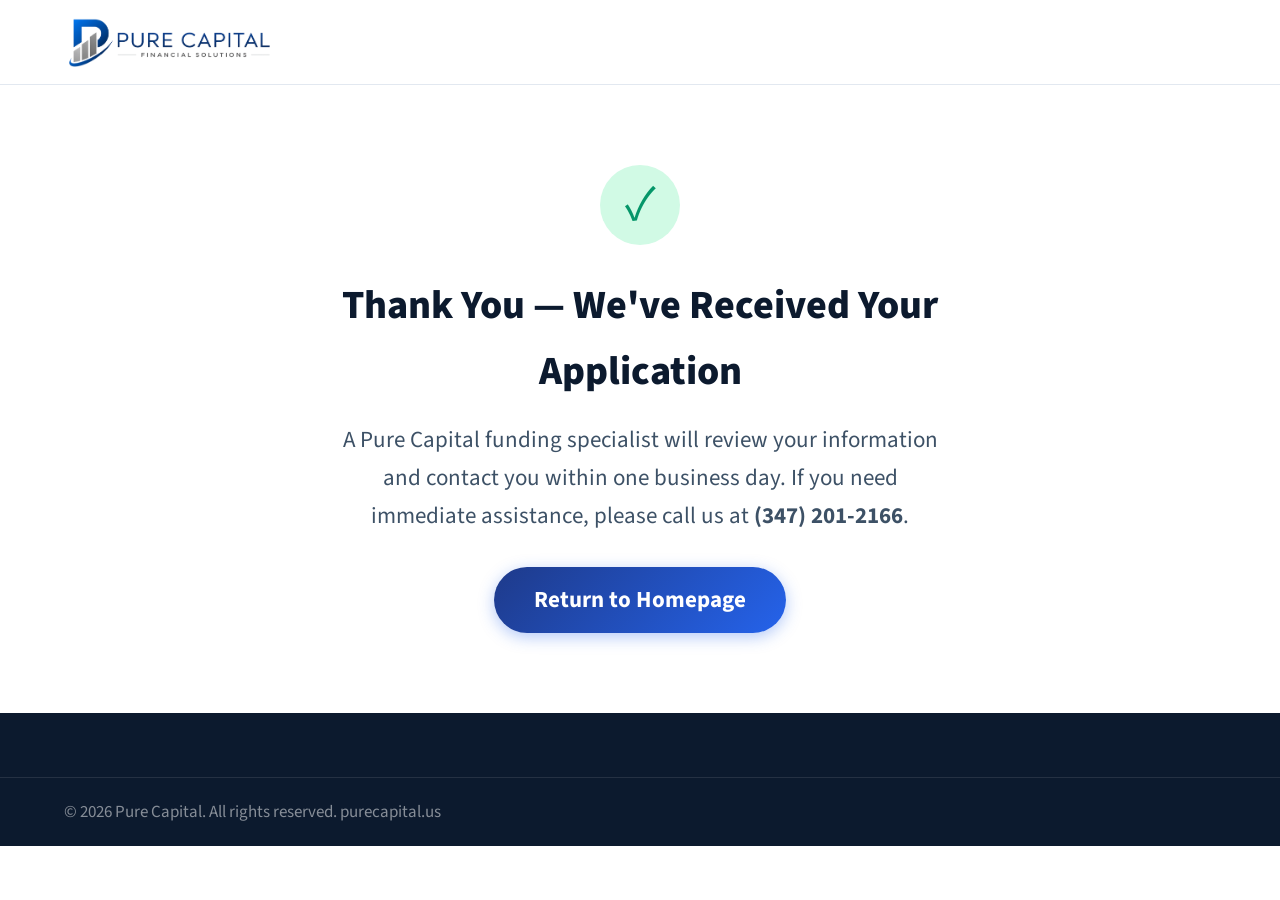
<file: thank-you.html>
<!DOCTYPE html>
<html lang="en">
<head>
  <meta charset="UTF-8" />
  <meta name="viewport" content="width=device-width, initial-scale=1.0" />
  <title>Application Received | Pure Capital</title>
  <meta name="description" content="Your business funding application has been received by Pure Capital US LLC." />
  <meta name="robots" content="noindex, nofollow" />
  <link rel="canonical" href="https://purecapital.us/thank-you.html" />
  <meta name="author" content="Pure Capital US LLC" />
  <meta name="theme-color" content="#0c1a2e" />
  <link rel="icon" href="https://purecapital.us/assets/IMG_20260531_000449-removebg-preview.png" type="image/png" />
  <link rel="apple-touch-icon" href="https://purecapital.us/assets/IMG_20260531_000449-removebg-preview.png" />
  <meta property="og:type" content="website" />
  <meta property="og:site_name" content="Pure Capital" />
  <meta property="og:title" content="Application Received | Pure Capital" />
  <meta property="og:description" content="Your business funding application has been received by Pure Capital US LLC." />
  <meta property="og:url" content="https://purecapital.us/thank-you.html" />
  <meta property="og:image" content="https://purecapital.us/assets/banner.jpg" />
  <meta property="og:image:alt" content="Pure Capital business funding" />
  <meta property="og:locale" content="en_US" />
  <meta name="twitter:card" content="summary_large_image" />
  <meta name="twitter:title" content="Application Received | Pure Capital" />
  <meta name="twitter:description" content="Your business funding application has been received by Pure Capital US LLC." />
  <meta name="twitter:image" content="https://purecapital.us/assets/banner.jpg" />
  <link rel="preconnect" href="https://fonts.googleapis.com">
  <link rel="preconnect" href="https://fonts.gstatic.com" crossorigin>
  <link href="https://fonts.googleapis.com/css2?family=Source+Sans+3:wght@400;600;700;800&display=swap" rel="stylesheet">
  <link rel="stylesheet" href="style.css">
</head>
<body>

  <header class="site-header">
    <div class="header-container">
      <a href="index.html" class="logo">
        <img src="assets/IMG_20260531_000449-removebg-preview.png" alt="Pure Capital US LLC — business funding" width="180" height="52" />
      </a>
    </div>
  </header>

  <section class="thank-you-page">
    <div class="thank-you-content">
      <div class="thank-you-icon" aria-hidden="true">✓</div>
      <h1 id="thank-you-title">Thank You — We've Received Your Application</h1>
      <p id="thank-you-message">A Pure Capital funding specialist will review your information and contact you within one business day. If you need immediate assistance, please call us at <a href="tel:+13472012166"><strong>(347) 201-2166</strong></a>.</p>
      <a href="index.html" class="btn btn-primary btn-lg">Return to Homepage</a>
    </div>
  </section>

  <footer class="site-footer">
    <div class="footer-bottom">
      <div class="footer-container">
        <p>&copy; 2026 Pure Capital. All rights reserved. purecapital.us</p>
      </div>
    </div>
  </footer>

  <script>
    (function () {
      const params = new URLSearchParams(window.location.search);
      if (params.get('type') === 'prequalify') {
        document.title = 'Prequalification Received | Pure Capital';
        const title = document.getElementById('thank-you-title');
        const msg = document.getElementById('thank-you-message');
        if (title) title.textContent = "Thank You — We've Received Your Prequalification";
        if (msg) msg.innerHTML = 'Your prequalification documents and information have been received. A Pure Capital funding specialist will review your submission and contact you within one business day. If you need immediate assistance, please call us at <a href="tel:+13472012166"><strong>(347) 201-2166</strong></a>.';
      }
    })();
  </script>
</body>
</html>
</file>
<file: style.css>
/* ============================================
   PURE CAPITAL — purecapital.us
   Accessible, large-type professional design
   ============================================ */

:root {
  --white: #ffffff;
  --off-white: #f7f9fc;
  --bg-light: #eef2f7;

  --navy: #0c1a2e;
  --navy-mid: #1a2d4a;
  --navy-light: #2a4060;

  --blue-700: #1e3a8a;
  --blue-600: #2563eb;
  --blue-500: #3b82f6;
  --blue-50: #eff6ff;
  --blue-100: #dbeafe;

  --green: #059669;
  --green-light: #d1fae5;

  --text-primary: #0c1a2e;
  --text-secondary: #3d5166;
  --text-muted: #64748b;

  --border: #cbd5e1;
  --border-light: #e2e8f0;

  --gradient-blue: linear-gradient(135deg, #1e3a8a 0%, #2563eb 100%);
  --shadow-sm: 0 2px 8px rgba(12, 26, 46, 0.06);
  --shadow-md: 0 8px 24px rgba(12, 26, 46, 0.1);
  --shadow-lg: 0 20px 48px rgba(12, 26, 46, 0.14);

  --radius-sm: 8px;
  --radius-md: 12px;
  --radius-lg: 20px;
  --radius-full: 999px;

  --font: 'Source Sans 3', 'Segoe UI', system-ui, sans-serif;
  --transition: 0.25s ease;
}

*, *::before, *::after { box-sizing: border-box; margin: 0; padding: 0; }

html {
  font-size: 20px;
  scroll-behavior: smooth;
}

body {
  font-family: var(--font);
  color: var(--text-primary);
  background: var(--white);
  line-height: 1.65;
  overflow-x: hidden;
  -webkit-font-smoothing: antialiased;
}

img { max-width: 100%; display: block; height: auto; }
a { text-decoration: none; color: inherit; transition: color var(--transition); }
ul { list-style: none; }
button { font-family: var(--font); cursor: pointer; border: none; background: none; }

:focus-visible {
  outline: 3px solid var(--blue-500);
  outline-offset: 3px;
}

/* Skip link */
.skip-link {
  position: absolute;
  top: -100px;
  left: 16px;
  background: var(--navy);
  color: var(--white);
  padding: 12px 24px;
  border-radius: var(--radius-sm);
  font-weight: 700;
  z-index: 1000;
}
.skip-link:focus { top: 16px; }

/* Buttons */
.btn {
  display: inline-flex;
  align-items: center;
  justify-content: center;
  gap: 10px;
  padding: 16px 32px;
  border-radius: var(--radius-full);
  font-size: 1.1rem;
  font-weight: 700;
  line-height: 1.3;
  transition: all var(--transition);
  min-height: 56px;
}
.btn-primary {
  background: var(--gradient-blue);
  color: var(--white);
  box-shadow: 0 4px 16px rgba(37, 99, 235, 0.35);
}
.btn-primary:hover {
  transform: translateY(-2px);
  box-shadow: 0 8px 24px rgba(37, 99, 235, 0.45);
}
.btn-primary:disabled {
  opacity: 0.65;
  cursor: not-allowed;
  transform: none;
}
.btn-outline {
  background: transparent;
  color: var(--navy);
  border: 2px solid var(--navy);
}
.btn-outline:hover {
  background: var(--navy);
  color: var(--white);
}
.btn-lg { padding: 18px 40px; font-size: 1.15rem; }

/* Layout */
.header-container,
.hero-container,
.stats-container,
.section-container,
.footer-container,
.form-page-container {
  max-width: 1200px;
  margin: 0 auto;
  padding: 0 24px;
}

/* Header */
.site-header {
  position: sticky;
  top: 0;
  background: rgba(255, 255, 255, 0.97);
  backdrop-filter: blur(12px);
  z-index: 100;
  border-bottom: 1px solid var(--border-light);
  padding: 14px 0;
}
.header-container {
  display: flex;
  align-items: center;
  justify-content: space-between;
  gap: 16px;
}
.logo img {
  height: 56px;
  width: auto;
  max-width: 220px;
  object-fit: contain;
}
.main-nav ul { display: flex; gap: 28px; }
.main-nav a {
  font-weight: 600;
  font-size: 1rem;
  color: var(--navy);
}
.main-nav a:hover { color: var(--blue-600); }

.menu-toggle {
  display: none;
  flex-direction: column;
  gap: 6px;
  padding: 8px;
  min-width: 48px;
  min-height: 48px;
  align-items: center;
  justify-content: center;
}
.menu-toggle span {
  display: block;
  width: 26px;
  height: 3px;
  background: var(--navy);
  border-radius: 2px;
  transition: var(--transition);
}
.menu-toggle.active span:nth-child(1) { transform: translateY(9px) rotate(45deg); }
.menu-toggle.active span:nth-child(2) { opacity: 0; }
.menu-toggle.active span:nth-child(3) { transform: translateY(-9px) rotate(-45deg); }

.mobile-nav {
  display: none;
  position: fixed;
  top: 80px;
  left: 0;
  right: 0;
  background: var(--white);
  border-bottom: 1px solid var(--border-light);
  padding: 24px;
  z-index: 99;
  box-shadow: var(--shadow-md);
}
.mobile-nav.open { display: block; }
.mobile-nav ul { display: flex; flex-direction: column; gap: 4px; }
.mobile-nav a {
  display: block;
  padding: 14px 16px;
  font-size: 1.1rem;
  font-weight: 600;
  color: var(--navy);
  border-radius: var(--radius-sm);
}
.mobile-nav a:hover { background: var(--blue-50); }

/* Hero */
.hero {
  padding: 64px 0 80px;
  background: linear-gradient(160deg, var(--off-white) 0%, var(--white) 60%);
  position: relative;
}
.hero::before {
  content: '';
  position: absolute;
  top: -10%;
  right: -5%;
  width: 50%;
  height: 80%;
  background: radial-gradient(circle, var(--blue-50) 0%, transparent 70%);
  pointer-events: none;
}
.hero-container {
  display: flex;
  align-items: flex-start;
  gap: 48px;
  position: relative;
  z-index: 1;
}
.hero-content { flex: 1; min-width: 0; }

.eyebrow {
  color: var(--blue-600);
  font-weight: 700;
  font-size: 0.85rem;
  letter-spacing: 0.08em;
  text-transform: uppercase;
  margin-bottom: 16px;
  display: block;
}
.hero-content h1 {
  font-size: clamp(2rem, 4.5vw, 2.75rem);
  font-weight: 800;
  line-height: 1.15;
  color: var(--navy);
  margin-bottom: 20px;
  letter-spacing: -0.02em;
}
.hero-content p {
  font-size: 1.15rem;
  color: var(--text-secondary);
  margin-bottom: 28px;
  max-width: 540px;
}
.inner-hero .hero-content p { max-width: 100%; }

.trust-marks {
  display: flex;
  flex-wrap: wrap;
  gap: 16px 24px;
}
.trust-item {
  display: flex;
  align-items: center;
  gap: 10px;
  font-weight: 600;
  font-size: 1rem;
  color: var(--navy);
}
.trust-item .check {
  color: var(--green);
  font-weight: 800;
  font-size: 1.2rem;
}

.hero-promo {
  margin-top: 20px;
  max-width: 540px;
}
.hero-promo img {
  display: block;
  width: 100%;
  height: auto;
  border-radius: var(--radius-md);
  box-shadow: var(--shadow-md);
}

/* Form card */
.hero-form-wrapper {
  width: 100%;
  max-width: 520px;
  flex-shrink: 0;
}
.form-card {
  background: var(--navy);
  padding: 36px 32px;
  border-radius: var(--radius-lg);
  box-shadow: var(--shadow-lg);
}
.form-card h2 {
  color: var(--white);
  font-size: 1.5rem;
  font-weight: 800;
  margin-bottom: 8px;
}
.form-card .form-subtitle {
  color: rgba(255, 255, 255, 0.75);
  font-size: 1rem;
  margin-bottom: 24px;
  line-height: 1.5;
}

.form-row {
  display: grid;
  grid-template-columns: 1fr 1fr;
  gap: 16px;
}
.form-group { margin-bottom: 18px; }
.form-group label {
  display: block;
  color: var(--white);
  font-weight: 600;
  margin-bottom: 8px;
  font-size: 1rem;
}
.form-group label .required { color: #fbbf24; }

.form-card input,
.form-card select,
.form-card textarea,
.form-page input,
.form-page select,
.form-page textarea {
  width: 100%;
  padding: 14px 16px;
  font-size: 1.05rem;
  border-radius: var(--radius-sm);
  border: 2px solid var(--border);
  background: var(--white);
  color: var(--navy);
  font-family: var(--font);
  line-height: 1.4;
  transition: border-color var(--transition);
}
.form-card input:focus,
.form-card select:focus,
.form-card textarea:focus,
.form-page input:focus,
.form-page select:focus,
.form-page textarea:focus {
  border-color: var(--blue-500);
  outline: none;
  box-shadow: 0 0 0 3px rgba(59, 130, 246, 0.25);
}
.form-card select,
.form-page select {
  appearance: none;
  background-image: url("data:image/svg+xml,%3Csvg width='14' height='9' viewBox='0 0 14 9' fill='none' xmlns='http://www.w3.org/2000/svg'%3E%3Cpath d='M1 1.5L7 7.5L13 1.5' stroke='%230c1a2e' stroke-width='2' stroke-linecap='round' stroke-linejoin='round'/%3E%3C/svg%3E");
  background-repeat: no-repeat;
  background-position: right 16px center;
  padding-right: 44px;
}
.form-card textarea,
.form-page textarea {
  min-height: 100px;
  resize: vertical;
}
.btn-submit {
  width: 100%;
  margin-top: 8px;
  min-height: 58px;
  font-size: 1.15rem;
}

.form-disclaimer {
  margin-top: 14px;
  font-size: 0.58rem;
  color: rgba(255, 255, 255, 0.6);
  line-height: 1.4;
}
.form-disclaimer a { color: rgba(255, 255, 255, 0.8); text-decoration: underline; }
.form-disclaimer-secondary {
  margin-top: 12px;
  font-size: 1rem;
  font-weight: 600;
  line-height: 1.4;
}
.form-disclaimer-secondary a {
  color: var(--white);
  text-decoration: underline;
}
.form-disclaimer-secondary a:hover {
  color: var(--blue-100);
}

.form-message {
  display: none;
  padding: 14px 16px;
  border-radius: var(--radius-sm);
  font-size: 1rem;
  font-weight: 600;
  margin-bottom: 16px;
}
.form-message.error {
  display: block;
  background: #fef2f2;
  color: #b91c1c;
  border: 1px solid #fecaca;
}
.form-message.success {
  display: block;
  background: var(--green-light);
  color: #065f46;
  border: 1px solid #a7f3d0;
}

/* Stats */
.stats-bar {
  background: var(--blue-50);
  padding: 56px 0;
  border-top: 1px solid var(--border-light);
  border-bottom: 1px solid var(--border-light);
}
.stats-container {
  display: flex;
  justify-content: space-around;
  align-items: center;
  text-align: center;
  flex-wrap: wrap;
  gap: 32px;
}
.stat-item h3 {
  font-size: clamp(2.25rem, 4vw, 3rem);
  font-weight: 900;
  color: var(--navy);
  line-height: 1;
  margin-bottom: 8px;
}
.stat-item p {
  font-size: 1rem;
  font-weight: 600;
  color: var(--text-secondary);
  text-transform: uppercase;
  letter-spacing: 0.04em;
}

/* Process */
.process-section { padding: 80px 0; }
.section-header { margin-bottom: 48px; }
.section-header h2 {
  font-size: clamp(1.75rem, 3vw, 2.25rem);
  font-weight: 800;
  color: var(--navy);
  margin-bottom: 12px;
}
.underline {
  height: 4px;
  width: 64px;
  background: var(--gradient-blue);
  border-radius: 2px;
}
.process-cards { display: flex; gap: 24px; }
.process-card {
  flex: 1;
  padding: 36px 28px;
  border-radius: var(--radius-lg);
  display: flex;
  flex-direction: column;
}
.card-icon {
  width: 56px;
  height: 56px;
  border-radius: 50%;
  display: flex;
  align-items: center;
  justify-content: center;
  font-size: 1.4rem;
  font-weight: 900;
  margin-bottom: 24px;
  flex-shrink: 0;
}
.process-card h3 {
  font-size: 1.35rem;
  font-weight: 800;
  margin-bottom: 12px;
  line-height: 1.25;
}
.process-card p { font-size: 1rem; line-height: 1.65; }

.style-1 { background: var(--gradient-blue); color: var(--white); }
.style-1 .card-icon { background: var(--white); color: var(--blue-600); }
.style-1 p { color: rgba(255, 255, 255, 0.9); }

.style-2 { background: var(--blue-50); color: var(--navy); }
.style-2 .card-icon { background: var(--navy); color: var(--white); }

.style-3 { background: var(--navy); color: var(--white); }
.style-3 .card-icon { background: var(--blue-500); color: var(--white); }
.style-3 p { color: rgba(255, 255, 255, 0.8); }

/* Solutions */
.solutions-section {
  padding: 80px 0;
  background: var(--off-white);
}
.solutions-grid {
  display: grid;
  grid-template-columns: repeat(3, 1fr);
  gap: 24px;
  margin-bottom: 48px;
}
.solution-item {
  background: var(--white);
  padding: 28px;
  border-radius: var(--radius-md);
  box-shadow: var(--shadow-sm);
  border: 1px solid var(--border-light);
  transition: transform var(--transition), box-shadow var(--transition);
}
.solution-item:hover {
  transform: translateY(-4px);
  box-shadow: var(--shadow-md);
}
.img-wrapper { margin-bottom: 20px; }
.img-placeholder {
  width: 64px;
  height: 64px;
  background: var(--blue-50);
  border-radius: var(--radius-md);
  display: flex;
  align-items: center;
  justify-content: center;
  color: var(--blue-600);
}
.solution-item h3 {
  font-size: 1.15rem;
  font-weight: 800;
  color: var(--navy);
  margin-bottom: 10px;
}
.solution-item p {
  color: var(--text-secondary);
  font-size: 0.95rem;
  margin-bottom: 20px;
  line-height: 1.6;
}
.solution-item ul { border-top: 1px solid var(--border-light); padding-top: 16px; }
.solution-item li {
  position: relative;
  padding-left: 22px;
  margin-bottom: 10px;
  font-size: 0.9rem;
  color: var(--navy);
  font-weight: 500;
}
.solution-item li::before {
  content: '✓';
  position: absolute;
  left: 0;
  color: var(--green);
  font-weight: 800;
}
.form-page-intro-note {
  margin-top: 12px;
  padding: 12px 16px;
  background: var(--blue-50, #eff6ff);
  border-left: 4px solid var(--blue-600, #2563eb);
  border-radius: 0 8px 8px 0;
  font-size: 0.95rem;
  color: var(--gray-700, #374151);
}
.form-page-intro-note a { color: var(--blue-600, #2563eb); font-weight: 600; }
.solutions-footer {
  display: flex;
  flex-wrap: wrap;
  justify-content: center;
  gap: 16px;
}

/* CTA */
.cta-section { padding: 80px 0; }
.cta-flex {
  display: flex;
  align-items: center;
  gap: 64px;
}
.cta-content { flex: 1; }
.cta-content h2 {
  font-size: clamp(1.75rem, 3.5vw, 2.5rem);
  font-weight: 900;
  color: var(--navy);
  line-height: 1.15;
  margin-bottom: 20px;
}
.cta-content p {
  font-size: 1.15rem;
  color: var(--text-secondary);
  margin-bottom: 32px;
}
.cta-graphic {
  flex: 1;
  display: flex;
  justify-content: flex-end;
  align-items: center;
}
.cta-banner {
  width: 100%;
  max-width: 520px;
  height: auto;
  border-radius: var(--radius-lg);
  object-fit: cover;
  box-shadow: var(--shadow-md);
}

/* Full application page */
.form-page {
  padding: 48px 0 80px;
  background: var(--off-white);
  min-height: 60vh;
}
.form-page-container { max-width: 780px; }
.form-page-header {
  text-align: center;
  margin-bottom: 40px;
}
.form-page-header h1 {
  font-size: clamp(1.75rem, 3vw, 2.25rem);
  font-weight: 800;
  color: var(--navy);
  margin-bottom: 12px;
}
.form-page-header p {
  font-size: 1.1rem;
  color: var(--text-secondary);
}
.form-page-card {
  background: var(--white);
  padding: 40px 36px;
  border-radius: var(--radius-lg);
  box-shadow: var(--shadow-md);
  border: 1px solid var(--border-light);
}
.form-page-card .form-group label {
  color: var(--navy);
  font-size: 1rem;
}
.form-page-card .form-group label .required { color: #dc2626; }
.form-page-card .form-disclaimer {
  color: var(--text-secondary);
  margin-top: 20px;
  font-size: 0.58rem;
  line-height: 1.4;
}
.form-page-card .form-disclaimer a { color: var(--blue-600); }
.form-section-title {
  font-size: 1.2rem;
  font-weight: 800;
  color: var(--navy);
  margin: 28px 0 16px;
  padding-bottom: 8px;
  border-bottom: 2px solid var(--blue-50);
}
.form-section-title:first-child { margin-top: 0; }

/* Legal pages */
.legal-page {
  padding: 48px 0 80px;
  background: var(--off-white);
}
.legal-container {
  max-width: 820px;
  margin: 0 auto;
  padding: 40px 36px;
  background: var(--white);
  border-radius: var(--radius-lg);
  box-shadow: var(--shadow-sm);
  border: 1px solid var(--border-light);
}
.legal-page h1 {
  font-size: 2rem;
  font-weight: 800;
  color: var(--navy);
  margin-bottom: 8px;
}
.legal-effective {
  color: var(--text-muted);
  font-size: 1rem;
  margin-bottom: 32px;
}
.legal-page h2 {
  font-size: 1.25rem;
  font-weight: 800;
  color: var(--navy);
  margin: 36px 0 16px;
  line-height: 1.3;
}
.legal-page h3 {
  font-size: 1.05rem;
  font-weight: 700;
  color: var(--navy-mid);
  margin: 24px 0 12px;
}
.legal-page p,
.legal-page li {
  font-size: 1rem;
  line-height: 1.7;
  color: var(--text-secondary);
  margin-bottom: 16px;
}
.legal-page ul {
  margin: 0 0 20px 24px;
  list-style: disc;
}
.legal-page li { margin-bottom: 8px; }
.legal-page a {
  color: var(--blue-600);
  text-decoration: underline;
}
.legal-page a:hover { color: var(--blue-700); }
.legal-lead {
  font-size: 1.1rem;
  color: var(--navy);
  font-weight: 600;
  margin-bottom: 24px;
  line-height: 1.6;
}
.legal-toc {
  background: var(--blue-50);
  border-radius: var(--radius-md);
  padding: 20px 24px;
  margin-bottom: 32px;
}
.legal-toc ol {
  margin: 12px 0 0 20px;
  columns: 2;
  column-gap: 32px;
}
.legal-toc a { font-weight: 600; }
.legal-table {
  width: 100%;
  border-collapse: collapse;
  margin: 16px 0 24px;
  font-size: 0.95rem;
}
.legal-table th,
.legal-table td {
  border: 1px solid var(--border);
  padding: 12px 14px;
  text-align: left;
  vertical-align: top;
}
.legal-table th {
  background: var(--blue-50);
  color: var(--navy);
  font-weight: 700;
}
@media (max-width: 600px) {
  .legal-toc ol { columns: 1; }
}

/* Thank you */
.thank-you-page {
  padding: 80px 0;
  text-align: center;
  min-height: 60vh;
  display: flex;
  align-items: center;
}
.thank-you-content { max-width: 600px; margin: 0 auto; }
.thank-you-icon {
  width: 80px;
  height: 80px;
  background: var(--green-light);
  color: var(--green);
  border-radius: 50%;
  display: flex;
  align-items: center;
  justify-content: center;
  font-size: 2.5rem;
  margin: 0 auto 28px;
}
.thank-you-content h1 {
  font-size: 2rem;
  font-weight: 800;
  color: var(--navy);
  margin-bottom: 16px;
}
.thank-you-content p {
  font-size: 1.15rem;
  color: var(--text-secondary);
  margin-bottom: 32px;
  line-height: 1.65;
}

/* Footer */
.site-footer {
  background: var(--navy);
  color: var(--white);
  padding: 64px 0 0;
}
.footer-container {
  display: grid;
  grid-template-columns: 2fr 1fr 1fr 1fr;
  gap: 40px;
  padding-bottom: 48px;
}
.footer-logo {
  height: 56px;
  width: auto;
  max-width: 200px;
  margin-bottom: 20px;
  object-fit: contain;
}
.phone-number {
  font-size: 1.35rem;
  font-weight: 800;
  margin-bottom: 8px;
}
.phone-label {
  font-size: 0.9rem;
  color: rgba(255, 255, 255, 0.6);
  margin-bottom: 20px;
}
.footer-col h4 {
  font-size: 1rem;
  font-weight: 700;
  margin-bottom: 20px;
  color: var(--blue-100);
}
.footer-col ul li { margin-bottom: 10px; }
.footer-col a { color: rgba(255, 255, 255, 0.75); font-size: 0.95rem; }
.footer-col a:hover { color: var(--white); }
.social-links { display: flex; gap: 12px; }
.social-links a {
  display: flex;
  align-items: center;
  justify-content: center;
  width: 44px;
  height: 44px;
  border-radius: 50%;
  background: rgba(255, 255, 255, 0.1);
}
.social-links a:hover { background: var(--blue-600); color: var(--white); }
.footer-bottom {
  border-top: 1px solid rgba(255, 255, 255, 0.1);
  padding: 20px 0;
}
.footer-bottom .footer-container {
  display: flex;
  justify-content: space-between;
  align-items: center;
  padding-bottom: 0;
}
.footer-bottom p { color: rgba(255, 255, 255, 0.5); font-size: 0.85rem; }
.legal-links { display: flex; gap: 20px; }
.legal-links a { color: rgba(255, 255, 255, 0.5); font-size: 0.85rem; }
.legal-links a:hover { color: var(--white); }

/* Animations */
.reveal {
  opacity: 0;
  transform: translateY(24px);
  transition: opacity 0.6s ease, transform 0.6s ease;
}
.reveal.visible { opacity: 1; transform: translateY(0); }
.delay-1 { transition-delay: 0.1s; }
.delay-2 { transition-delay: 0.2s; }
.delay-3 { transition-delay: 0.3s; }

/* Responsive */
@media (max-width: 1100px) {
  .solutions-grid { grid-template-columns: repeat(2, 1fr); }
  .footer-container { grid-template-columns: repeat(2, 1fr); }
}

@media (max-width: 900px) {
  .hero-container { flex-direction: column; }
  .hero-form-wrapper { max-width: 100%; }
  .process-cards { flex-direction: column; }
  .cta-flex { flex-direction: column; text-align: center; }
  .cta-graphic { justify-content: center; }
}

@media (max-width: 768px) {
  html { font-size: 18px; }
  .main-nav, .header-actions { display: none; }
  .menu-toggle { display: flex; }
  .form-row { grid-template-columns: 1fr; }
  .stats-container { flex-direction: column; }
  .footer-bottom .footer-container { flex-direction: column; gap: 12px; text-align: center; }
  .form-card { padding: 28px 22px; }
  .form-page-card { padding: 28px 22px; }
}

@media (max-width: 560px) {
  .solutions-grid { grid-template-columns: 1fr; }
  .footer-container { grid-template-columns: 1fr; }
  .trust-marks { flex-direction: column; align-items: flex-start; }
}


/* Prequalification wizard */
.form-page-container-wide { max-width: 960px; }

.prequal-progress {
  display: flex;
  list-style: none;
  padding: 0;
  margin: 0 0 32px;
  gap: 8px;
  counter-reset: step;
}
.prequal-progress-step {
  flex: 1;
  display: flex;
  flex-direction: column;
  align-items: center;
  gap: 8px;
  text-align: center;
  position: relative;
  padding-bottom: 4px;
}
.prequal-progress-step .step-num {
  display: flex;
  align-items: center;
  justify-content: center;
  width: 36px;
  height: 36px;
  border-radius: 50%;
  background: var(--gray-100, #e5e7eb);
  color: var(--gray-600, #4b5563);
  font-weight: 700;
  font-size: 0.95rem;
  transition: background 0.2s, color 0.2s;
}
.prequal-progress-step .step-label {
  font-size: 0.75rem;
  font-weight: 600;
  color: var(--gray-500, #6b7280);
  line-height: 1.2;
}
.prequal-progress-step.active .step-num,
.prequal-progress-step.completed .step-num {
  background: var(--blue-600, #2563eb);
  color: var(--white, #fff);
}
.prequal-progress-step.active .step-label { color: var(--blue-800, #1e40af); }
.prequal-progress-step.completed .step-label { color: var(--gray-700, #374151); }

.prequal-step-panel { display: none; }
.prequal-step-panel.active { display: block; }

.form-subsection-title {
  font-size: 1.05rem;
  font-weight: 700;
  color: var(--blue-900, #0c1a2e);
  margin: 24px 0 12px;
  padding-bottom: 6px;
  border-bottom: 1px solid var(--gray-200, #e5e7eb);
}
.form-help-text {
  font-size: 0.9rem;
  color: var(--gray-600, #4b5563);
  margin: -8px 0 16px;
}
.optional-tag {
  font-size: 0.85rem;
  font-weight: 500;
  color: var(--gray-500, #6b7280);
}

.radio-group {
  display: flex;
  flex-wrap: wrap;
  gap: 16px 24px;
  margin-top: 8px;
}
.radio-label, .checkbox-label {
  display: flex;
  align-items: flex-start;
  gap: 8px;
  font-size: 0.95rem;
  cursor: pointer;
  line-height: 1.4;
}
.radio-label input, .checkbox-label input {
  margin-top: 3px;
  flex-shrink: 0;
}
.checkbox-group { margin: 16px 0; }

.hidden { display: none !important; }

.table-scroll {
  overflow-x: auto;
  margin-bottom: 24px;
  -webkit-overflow-scrolling: touch;
}
.data-table {
  width: 100%;
  border-collapse: collapse;
  font-size: 0.9rem;
  min-width: 640px;
}
.data-table th,
.data-table td {
  border: 1px solid var(--gray-200, #e5e7eb);
  padding: 8px 10px;
  text-align: left;
  vertical-align: middle;
}
.data-table th {
  background: var(--blue-50, #eff6ff);
  color: var(--blue-900, #0c1a2e);
  font-weight: 700;
  font-size: 0.8rem;
  white-space: nowrap;
}
.data-table input,
.data-table select {
  width: 100%;
  min-width: 80px;
  padding: 8px 10px;
  border: 1px solid var(--gray-300, #d1d5db);
  border-radius: 6px;
  font-size: 0.875rem;
  font-family: inherit;
}
.data-table input:focus,
.data-table select:focus {
  outline: 2px solid var(--blue-400, #60a5fa);
  border-color: var(--blue-500, #3b82f6);
}

.file-input {
  width: 100%;
  padding: 10px;
  border: 1px dashed var(--gray-300, #d1d5db);
  border-radius: 8px;
  background: var(--gray-50, #f9fafb);
  font-size: 0.9rem;
  cursor: pointer;
}
.file-input:hover { border-color: var(--blue-400, #60a5fa); }

.signature-block {
  margin: 24px 0;
  padding: 16px;
  border: 1px solid var(--gray-200, #e5e7eb);
  border-radius: 10px;
  background: var(--gray-50, #f9fafb);
}
.signature-block > label {
  display: block;
  font-weight: 700;
  margin-bottom: 8px;
  color: var(--blue-900, #0c1a2e);
}
.signature-pad-wrapper {
  display: flex;
  flex-direction: column;
  gap: 8px;
  margin-bottom: 12px;
}
.signature-pad {
  width: 100%;
  max-width: 500px;
  height: 150px;
  border: 2px solid var(--gray-300, #d1d5db);
  border-radius: 8px;
  background: var(--white, #fff);
  cursor: crosshair;
  touch-action: none;
}
.btn-sm {
  padding: 6px 14px;
  font-size: 0.85rem;
  align-self: flex-start;
}

.prequal-nav {
  display: flex;
  justify-content: space-between;
  align-items: center;
  gap: 16px;
  margin-top: 32px;
  padding-top: 24px;
  border-top: 1px solid var(--gray-200, #e5e7eb);
}
.prequal-nav .btn-submit { margin-left: auto; }

.form-message.success {
  background: #ecfdf5;
  color: #065f46;
  border: 1px solid #6ee7b7;
  padding: 12px 16px;
  border-radius: 8px;
  margin-bottom: 20px;
}

@media (max-width: 768px) {
  .prequal-progress { flex-wrap: wrap; }
  .prequal-progress-step { flex: 1 1 45%; }
  .prequal-progress-step .step-label { font-size: 0.7rem; }
  .prequal-nav { flex-direction: column; }
  .prequal-nav .btn { width: 100%; }
  .signature-pad { max-width: 100%; }
}
</file>
